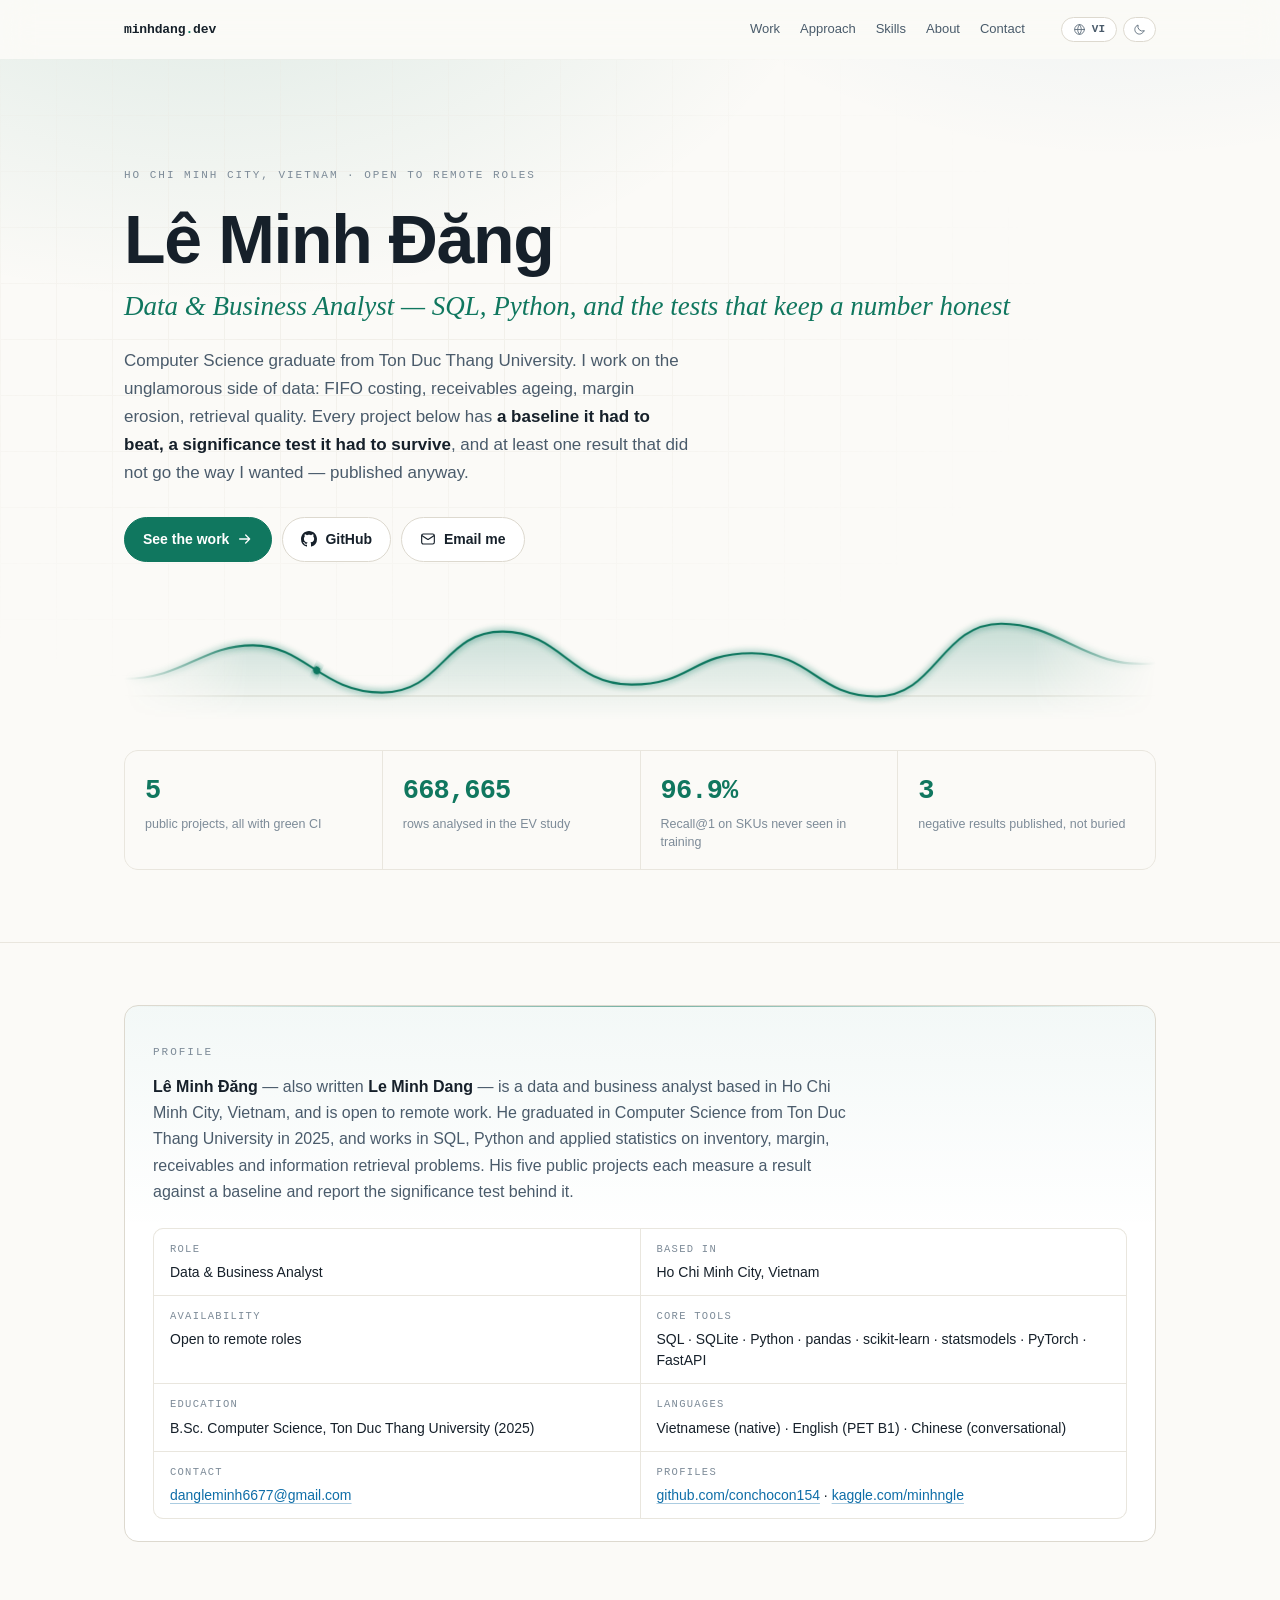
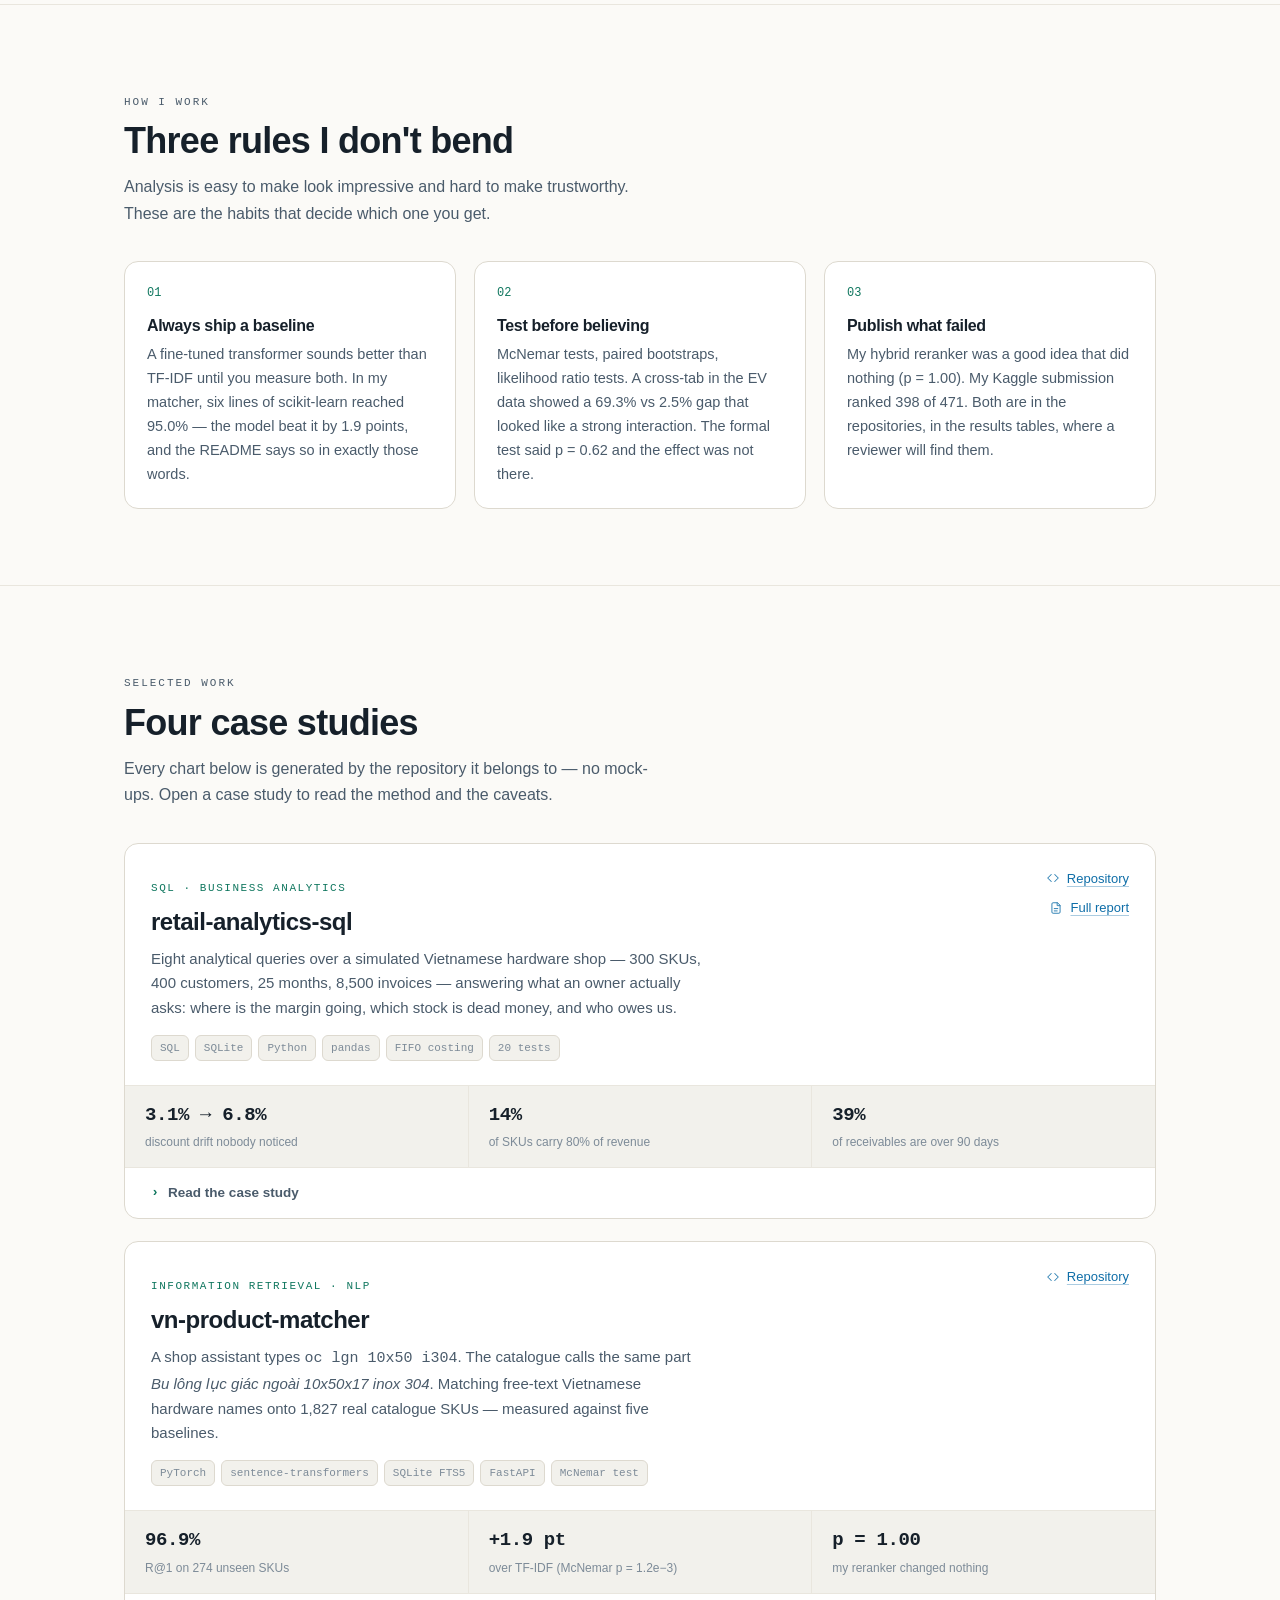
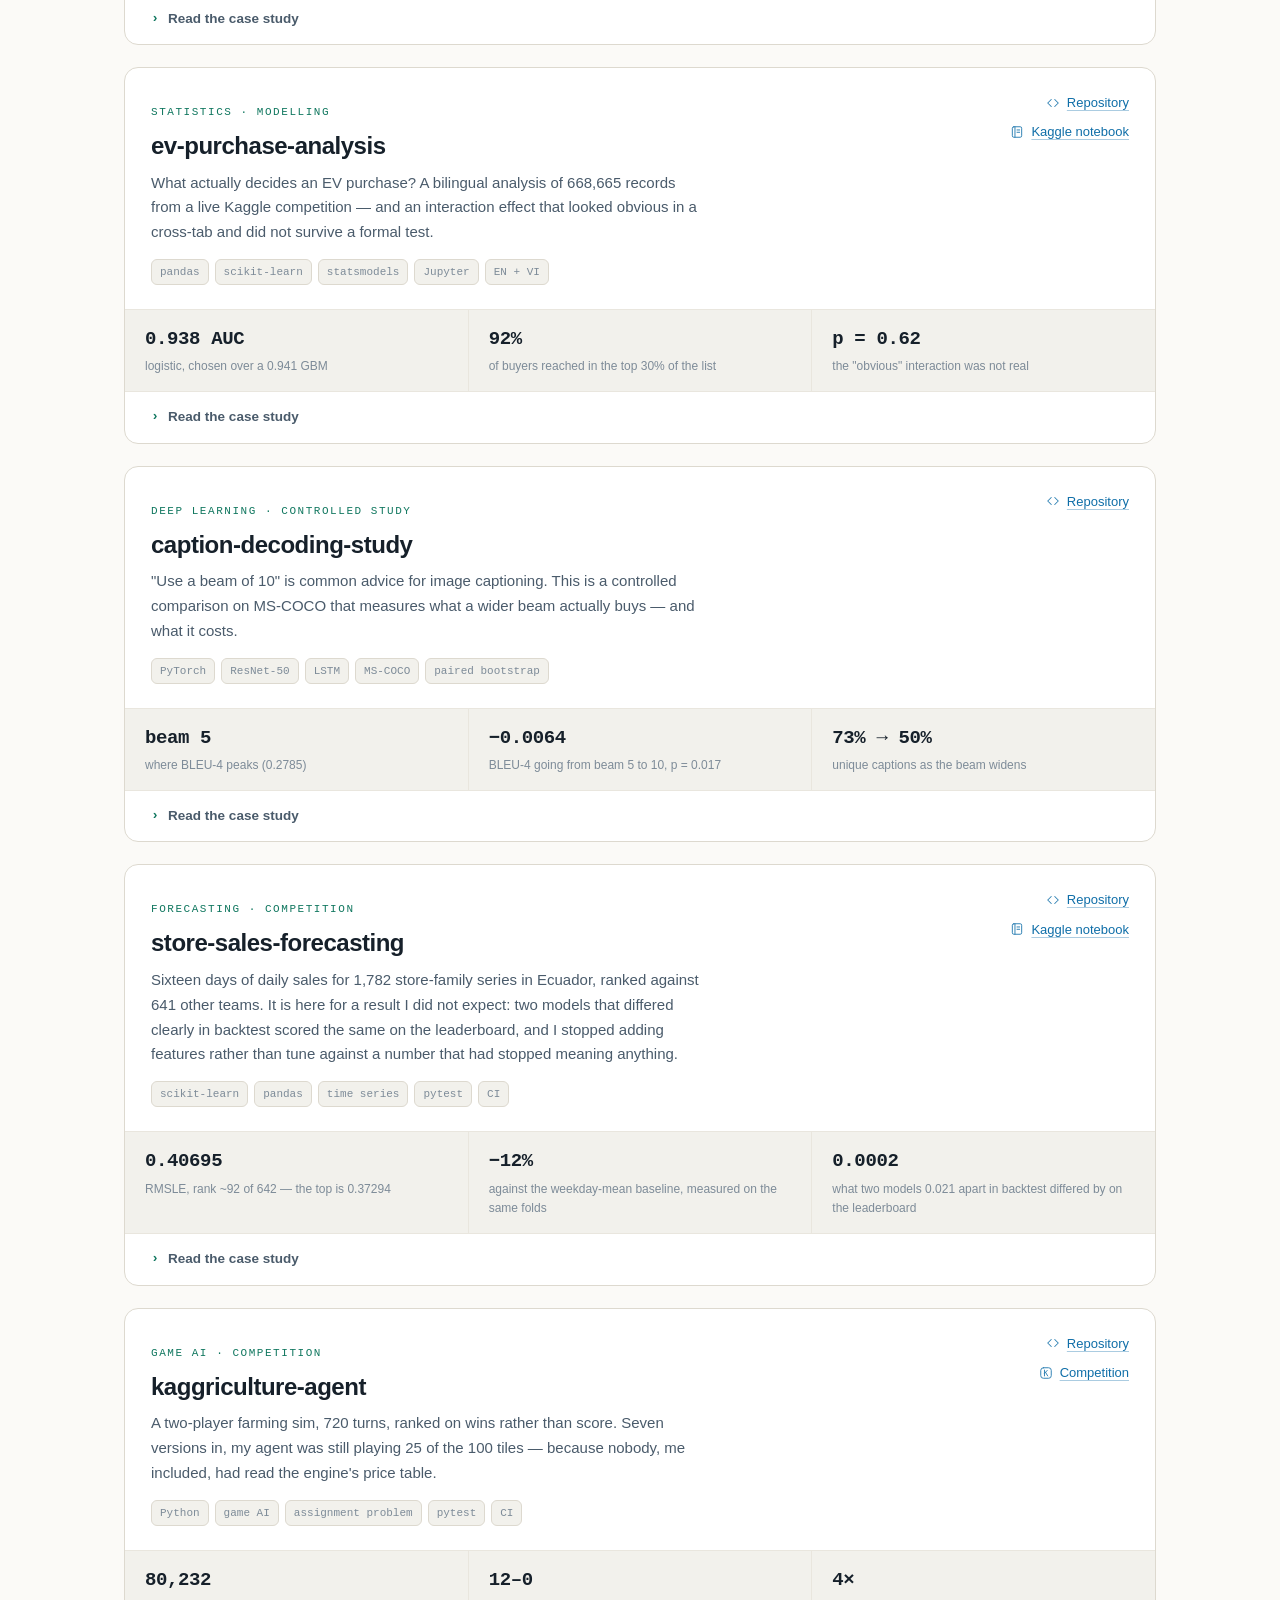
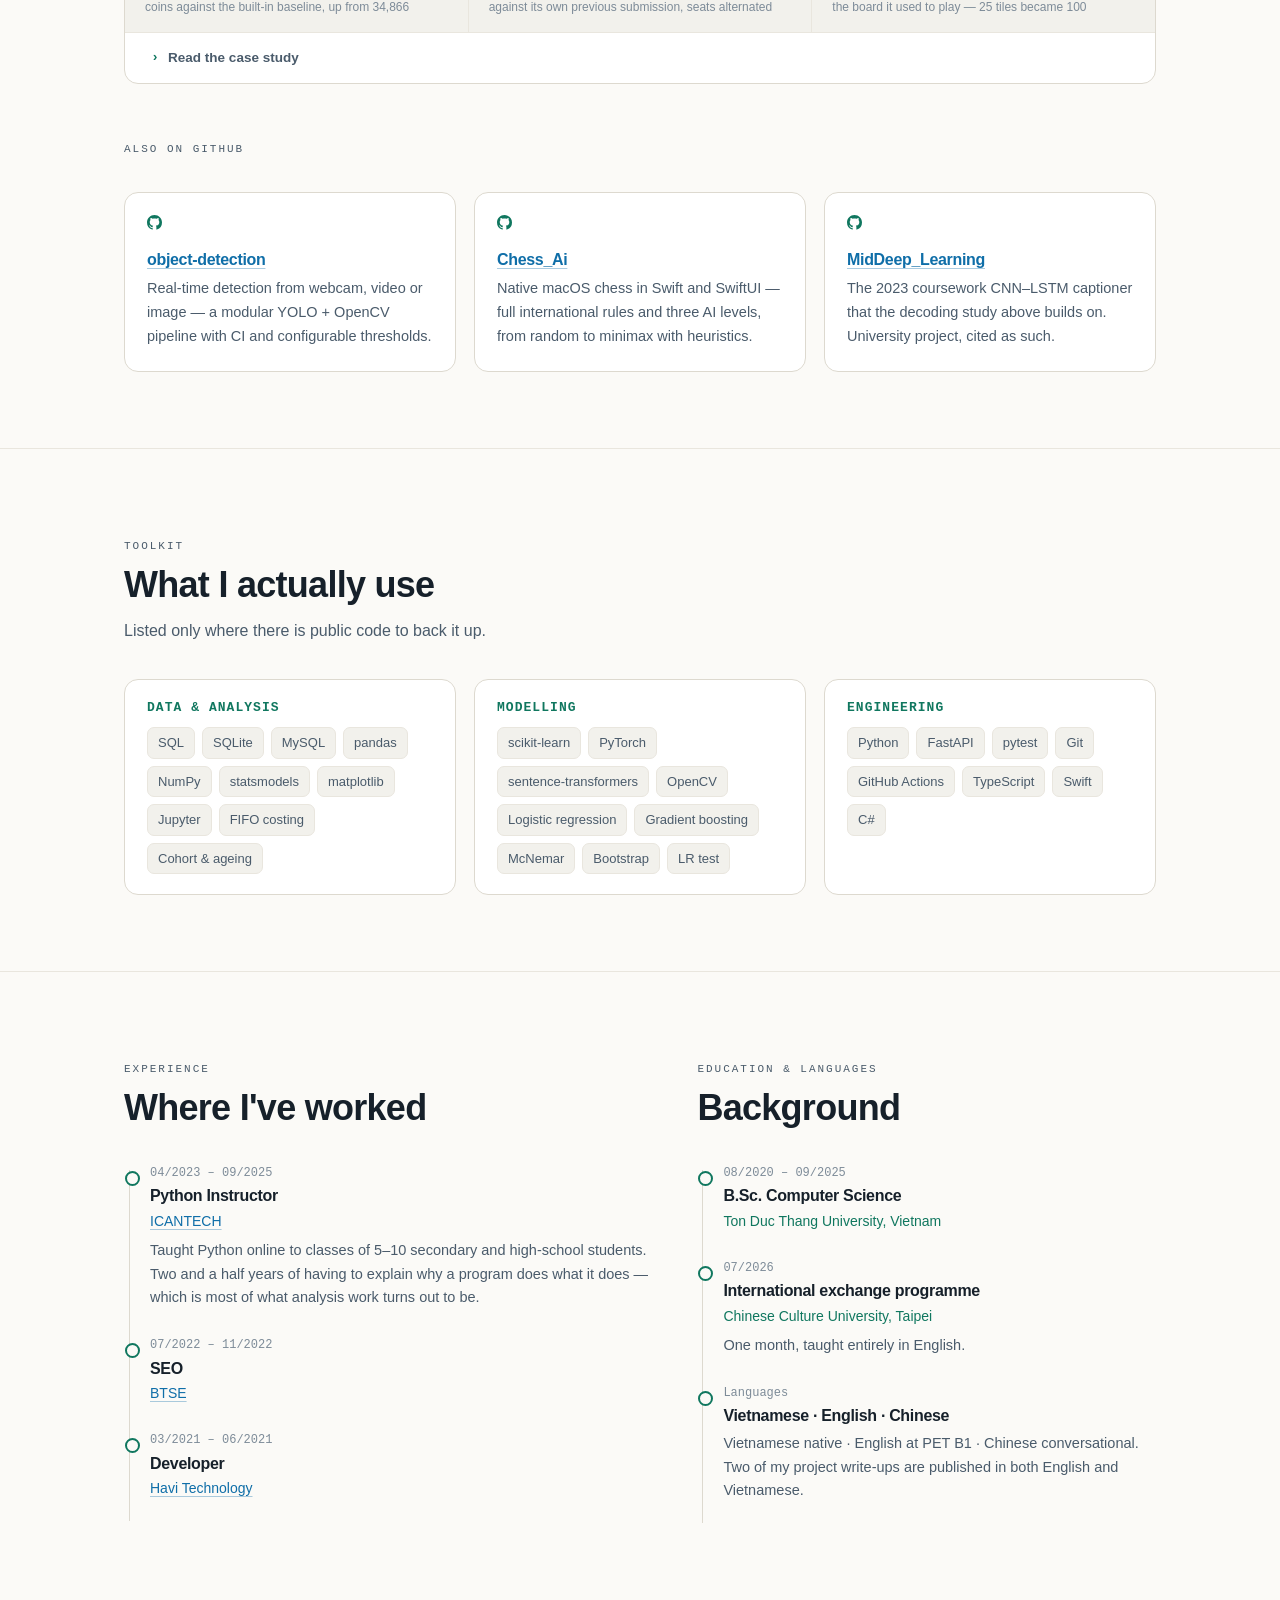
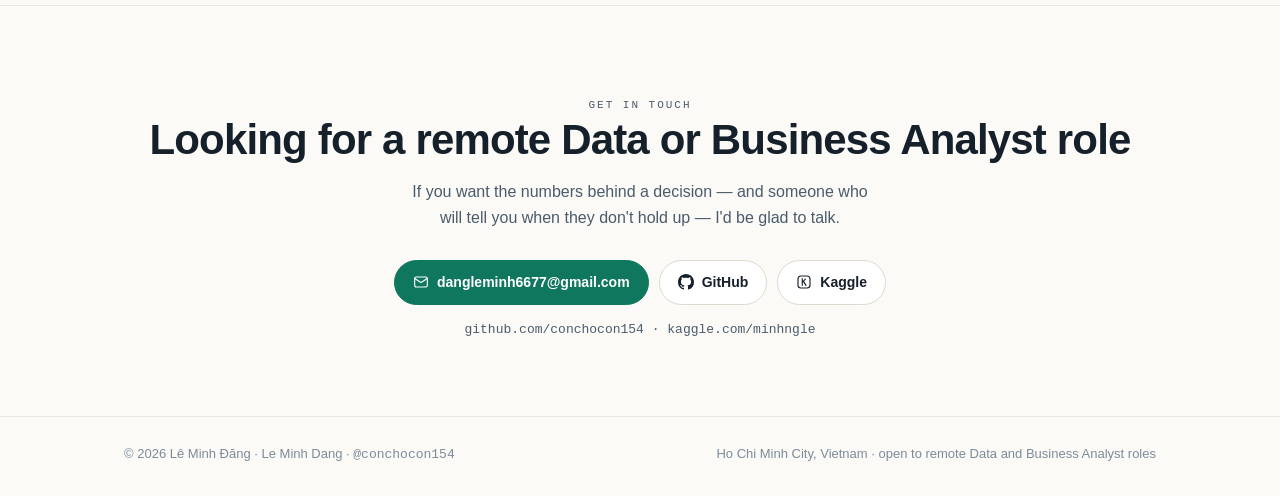
<file: index.html>
<!-- Generated from src/index.html by tools/build_site.py — edit the master, not this file. -->
<!DOCTYPE html>
<html lang="en" data-theme="dark">
<head>
<meta charset="utf-8">
<meta name="viewport" content="width=device-width, initial-scale=1">
<title>Lê Minh Đăng — Data & Business Analyst | SQL, Python, Ho Chi Minh City</title>
<meta name="description" content="Data and business analyst in Ho Chi Minh City, open to remote work. SQL, Python and statistics applied to inventory, margin, receivables and retrieval problems — five public projects, each with a baseline it had to beat and a significance test it had to survive.">
<meta name="author" content="Lê Minh Đăng">
<meta property="og:title" content="Lê Minh Đăng — Data & Business Analyst | SQL, Python, Ho Chi Minh City">
<meta property="og:description" content="Data and business analyst in Ho Chi Minh City, open to remote work. SQL, Python and statistics applied to inventory, margin, receivables and retrieval problems — five public projects, each with a baseline it had to beat and a significance test it had to survive.">
<meta property="og:type" content="website">
<meta property="og:url" content="https://conchocon154.github.io/">
<meta property="og:image" content="https://conchocon154.github.io/assets/img/og.png">
<meta property="og:image:width" content="1200">
<meta property="og:image:height" content="630">
<meta property="og:image:alt" content="Lê Minh Đăng — Data & Business Analyst">
<meta name="twitter:card" content="summary_large_image">
<meta name="theme-color" content="#0b0f14" media="(prefers-color-scheme: dark)">
<meta name="theme-color" content="#fbfaf7" media="(prefers-color-scheme: light)">
<link rel="icon" href="data:image/svg+xml,<svg xmlns='http://www.w3.org/2000/svg' viewBox='0 0 100 100'><rect width='100' height='100' rx='22' fill='%230b0f14'/><text y='72' x='50' text-anchor='middle' font-size='58' font-family='monospace' fill='%234dd4ac'>Đ</text></svg>">
<link rel="canonical" href="https://conchocon154.github.io/">
<link rel="alternate" hreflang="en" href="https://conchocon154.github.io/">
<link rel="alternate" hreflang="vi" href="https://conchocon154.github.io/vi/">
<link rel="alternate" hreflang="x-default" href="https://conchocon154.github.io/">
<meta property="og:locale" content="en_US">
<meta property="og:locale:alternate" content="vi_VN">
<meta property="og:site_name" content="Lê Minh Đăng">
<meta name="robots" content="index, follow, max-image-preview:large, max-snippet:-1">
<script type="application/ld+json">
{
  "@context": "https://schema.org",
  "@graph": [
    {
      "@type": "Person",
      "@id": "https://conchocon154.github.io/#person",
      "name": "Lê Minh Đăng",
      "alternateName": ["Le Minh Dang", "DangLe"],
      "url": "https://conchocon154.github.io/",
      "image": "https://conchocon154.github.io/assets/img/og.png",
      "email": "mailto:dangleminh6677@gmail.com",
      "jobTitle": "Data & Business Analyst",
      "description": "Data and business analyst in Ho Chi Minh City, open to remote work. SQL, Python and statistics applied to inventory, margin, receivables and retrieval problems — five public projects, each with a baseline it had to beat and a significance test it had to survive.",
      "address": {
        "@type": "PostalAddress",
        "addressLocality": "Ho Chi Minh City",
        "addressCountry": "VN"
      },
      "alumniOf": {
        "@type": "CollegeOrUniversity",
        "name": "Ton Duc Thang University",
        "sameAs": "https://en.tdtu.edu.vn/"
      },
      "knowsLanguage": ["vi", "en", "zh"],
      "knowsAbout": [
        "Data analysis", "Business analysis", "SQL", "Python", "pandas",
        "Statistics", "Logistic regression", "A/B and significance testing",
        "Inventory analytics", "FIFO costing", "Accounts receivable ageing",
        "Information retrieval", "Machine learning", "PyTorch", "Data visualisation"
      ],
      "seeks": {
        "@type": "Demand",
        "name": "Remote Data Analyst or Business Analyst role"
      },
      "sameAs": [
        "https://github.com/conchocon154",
        "https://www.kaggle.com/minhngle"
      ]
    },
    {
      "@type": "ProfilePage",
      "@id": "https://conchocon154.github.io/#page",
      "url": "https://conchocon154.github.io/",
      "name": "Lê Minh Đăng — Data & Business Analyst | SQL, Python, Ho Chi Minh City",
      "description": "Data and business analyst in Ho Chi Minh City, open to remote work. SQL, Python and statistics applied to inventory, margin, receivables and retrieval problems — five public projects, each with a baseline it had to beat and a significance test it had to survive.",
      "inLanguage": "en",
      "mainEntity": { "@id": "https://conchocon154.github.io/#person" },
      "isPartOf": { "@id": "https://conchocon154.github.io/#website" }
    },
    {
      "@type": "WebSite",
      "@id": "https://conchocon154.github.io/#website",
      "url": "https://conchocon154.github.io/",
      "name": "Lê Minh Đăng — portfolio",
      "inLanguage": ["en", "vi"],
      "author": { "@id": "https://conchocon154.github.io/#person" }
    },
    {
      "@type": "ItemList",
      "@id": "https://conchocon154.github.io/#projects",
      "name": "Selected data projects",
      "itemListElement": [
        {"@type": "ListItem", "position": 1, "name": "retail-analytics-sql",
          "description": "Inventory, margin and receivables analysis in SQL over a simulated Vietnamese hardware shop — FIFO costing, ABC concentration, ageing, reorder points.",
          "url": "https://github.com/conchocon154/retail-analytics-sql"},
        {"@type": "ListItem", "position": 2, "name": "vn-product-matcher",
          "description": "Matching free-text Vietnamese product names onto catalogue SKUs; a fine-tuned encoder reaches 96.9% Recall@1 on unseen SKUs against measured lexical baselines.",
          "url": "https://github.com/conchocon154/vn-product-matcher"},
        {"@type": "ListItem", "position": 3, "name": "ev-purchase-analysis",
          "description": "What decides an electric-vehicle purchase, over 668,665 records — including an apparent interaction that a likelihood ratio test rejected.",
          "url": "https://github.com/conchocon154/ev-purchase-analysis"},
        {"@type": "ListItem", "position": 4, "name": "caption-decoding-study",
          "description": "A controlled comparison of beam widths for CNN-LSTM image captioning on MS-COCO, with paired bootstrap significance testing.",
          "url": "https://github.com/conchocon154/caption-decoding-study"}
      ]
    }
  ]
}
</script>
<link rel="stylesheet" href="assets/css/style.css">
</head>
<body>

<!-- ====================== ICON SPRITE ======================
     Inline so nothing is fetched, and every glyph inherits currentColor,
     which means the icons follow the theme without a second asset set.
     GitHub mark is the MIT-licensed Octicon path.
     ========================================================= -->
<svg width="0" height="0" style="position:absolute" aria-hidden="true" focusable="false">
  <defs>
    <symbol id="i-github" viewBox="0 0 16 16">
      <path fill="currentColor" d="M8 0c4.42 0 8 3.58 8 8a8.013 8.013 0 0 1-5.45 7.59c-.4.08-.55-.17-.55-.38 0-.27.01-1.13.01-2.2 0-.75-.25-1.23-.54-1.48 1.78-.2 3.65-.88 3.65-3.95 0-.88-.31-1.59-.82-2.15.08-.2.36-1.02-.08-2.12 0 0-.67-.22-2.2.82-.64-.18-1.32-.27-2-.27-.68 0-1.36.09-2 .27-1.53-1.03-2.2-.82-2.2-.82-.44 1.1-.16 1.92-.08 2.12-.51.56-.82 1.28-.82 2.15 0 3.06 1.86 3.75 3.64 3.95-.23.2-.44.55-.51 1.07-.46.21-1.61.55-2.33-.66-.15-.24-.6-.83-1.23-.82-.67.01-.27.38.01.53.34.19.73.9.82 1.13.16.45.68 1.31 2.69.94 0 .67.01 1.3.01 1.49 0 .21-.15.45-.55.38A7.995 7.995 0 0 1 0 8c0-4.42 3.58-8 8-8Z"/>
    </symbol>
    <symbol id="i-arrow" viewBox="0 0 24 24" fill="none" stroke="currentColor" stroke-width="1.9" stroke-linecap="round" stroke-linejoin="round">
      <path d="M4 12h15m0 0-6-6m6 6-6 6"/>
    </symbol>
    <symbol id="i-mail" viewBox="0 0 24 24" fill="none" stroke="currentColor" stroke-width="1.7" stroke-linecap="round" stroke-linejoin="round">
      <rect x="2.5" y="4.5" width="19" height="15" rx="2.5"/>
      <path d="m3.2 7 8 5.4a1.5 1.5 0 0 0 1.6 0l8-5.4"/>
    </symbol>
    <symbol id="i-kaggle" viewBox="0 0 24 24" fill="none" stroke="currentColor" stroke-width="1.7" stroke-linecap="round" stroke-linejoin="round">
      <rect x="3" y="3" width="18" height="18" rx="4.5"/>
      <path d="M9.4 7v10M9.4 12.5 14.1 7.6M11.1 10.7 14.9 17"/>
    </symbol>
    <symbol id="i-code" viewBox="0 0 24 24" fill="none" stroke="currentColor" stroke-width="1.8" stroke-linecap="round" stroke-linejoin="round">
      <path d="m9 6-6 6 6 6M15 6l6 6-6 6"/>
    </symbol>
    <symbol id="i-doc" viewBox="0 0 24 24" fill="none" stroke="currentColor" stroke-width="1.7" stroke-linecap="round" stroke-linejoin="round">
      <path d="M14 3H7a2 2 0 0 0-2 2v14a2 2 0 0 0 2 2h10a2 2 0 0 0 2-2V8z"/>
      <path d="M14 3v5h5M9 13h6M9 17h5"/>
    </symbol>
    <symbol id="i-notebook" viewBox="0 0 24 24" fill="none" stroke="currentColor" stroke-width="1.7" stroke-linecap="round" stroke-linejoin="round">
      <rect x="4" y="3" width="16" height="18" rx="2.5"/>
      <path d="M8.5 3v18M12 8.5h4.5M12 12.5h4.5"/>
    </symbol>
    <symbol id="i-sun" viewBox="0 0 24 24" fill="none" stroke="currentColor" stroke-width="1.8" stroke-linecap="round" stroke-linejoin="round">
      <circle cx="12" cy="12" r="4.1"/>
      <path d="M12 2.2v2.4M12 19.4v2.4M4.4 4.4 6.1 6.1M17.9 17.9l1.7 1.7M2.2 12h2.4M19.4 12h2.4M4.4 19.6 6.1 17.9M17.9 6.1l1.7-1.7"/>
    </symbol>
    <symbol id="i-moon" viewBox="0 0 24 24" fill="none" stroke="currentColor" stroke-width="1.8" stroke-linecap="round" stroke-linejoin="round">
      <path d="M20.2 14.6A8.6 8.6 0 0 1 9.4 3.8a8.6 8.6 0 1 0 10.8 10.8Z"/>
    </symbol>
    <symbol id="i-globe" viewBox="0 0 24 24" fill="none" stroke="currentColor" stroke-width="1.7" stroke-linecap="round" stroke-linejoin="round">
      <circle cx="12" cy="12" r="9"/>
      <path d="M3.2 12h17.6"/>
      <path d="M12 3a14.5 14.5 0 0 1 0 18 14.5 14.5 0 0 1 0-18Z"/>
    </symbol>
  </defs>
</svg>

<!-- ====================== TOP BAR ====================== -->
<header class="topbar">
  <div class="topbar-in">
    <a class="brand" href="#top">minhdang<span class="dot">.</span>dev</a>
    <nav class="navlinks">
      <a href="#work"><span lang="en">Work</span></a>
      <a href="#approach"><span lang="en">Approach</span></a>
      <a href="#skills"><span lang="en">Skills</span></a>
      <a href="#about"><span lang="en">About</span></a>
      <a href="#contact"><span lang="en">Contact</span></a>
    </nav>
    <div class="toggles">
      <a class="tg" id="langBtn" href="/vi/" hreflang="vi" aria-label="Chuyển sang tiếng Việt" rel="alternate"><svg class="ico"><use href="#i-globe"/></svg><span class="tg-label">VI</span></a>
      <button class="tg tg-icon" id="themeBtn" type="button" aria-label="Switch theme">
        <svg class="ico ico-sun" aria-hidden="true" focusable="false"><use href="#i-sun"/></svg>
        <svg class="ico ico-moon" aria-hidden="true" focusable="false"><use href="#i-moon"/></svg>
      </button>
    </div>
  </div>
  <div class="progress" id="progress" aria-hidden="true"></div>
</header>

<main id="top">

<!-- ====================== HERO ====================== -->
<div class="hero">
  <div class="wrap">
    <p class="eyebrow">Ho Chi Minh City, Vietnam · <span lang="en">open to remote roles</span></p>
    <h1>Lê Minh Đăng</h1>
    <p class="role">
      <span lang="en">Data &amp; Business Analyst — SQL, Python, and the tests that keep a number honest</span>
      
    </p>

    <p class="pitch">
      <span lang="en">Computer Science graduate from Ton Duc Thang University. I work on the unglamorous
      side of data: FIFO costing, receivables ageing, margin erosion, retrieval quality. Every project
      below has <strong>a baseline it had to beat, a significance test it had to survive</strong>, and at least one
      result that did not go the way I wanted — published anyway.</span>
      
    </p>

    <div class="cta">
      <a class="btn btn-primary" href="#work">
        <span lang="en">See the work</span>
        <svg class="ico ico-shift" aria-hidden="true" focusable="false"><use href="#i-arrow"/></svg>
      </a>
      <a class="btn" href="https://github.com/conchocon154" target="_blank" rel="noopener">
        <svg class="ico" aria-hidden="true" focusable="false"><use href="#i-github"/></svg>GitHub
      </a>
      <a class="btn" href="mailto:dangleminh6677@gmail.com">
        <svg class="ico" aria-hidden="true" focusable="false"><use href="#i-mail"/></svg>
        <span lang="en">Email me</span>
      </a>
    </div>

    <!-- A signal, not a data chart: it carries no numbers and claims none.
         The real figures all live in the case studies below. -->
    <div class="signal" aria-hidden="true">
      <svg viewBox="0 0 1200 120" preserveAspectRatio="none">
        <defs>
          <linearGradient id="sig-fill" x1="0" y1="0" x2="0" y2="1">
            <stop offset="0%" stop-color="var(--accent)" stop-opacity="0.22"/>
            <stop offset="100%" stop-color="var(--accent)" stop-opacity="0"/>
          </linearGradient>
          <linearGradient id="sig-fade" x1="0" y1="0" x2="1" y2="0">
            <stop offset="0%" stop-color="#fff" stop-opacity="0"/>
            <stop offset="12%" stop-color="#fff" stop-opacity="1"/>
            <stop offset="88%" stop-color="#fff" stop-opacity="1"/>
            <stop offset="100%" stop-color="#fff" stop-opacity="0"/>
          </linearGradient>
          <mask id="sig-mask">
            <rect width="1200" height="120" fill="url(#sig-fade)"/>
          </mask>
          <filter id="sig-glow" x="-5%" y="-60%" width="110%" height="220%">
            <feGaussianBlur stdDeviation="4" result="b"/>
            <feMerge><feMergeNode in="b"/><feMergeNode in="SourceGraphic"/></feMerge>
          </filter>
        </defs>

        <g mask="url(#sig-mask)">
          <g class="sig-ticks">
            <path d="M0 96h1200" stroke="var(--line)" stroke-width="1"/>
          </g>
          <path class="sig-area"
                d="M0 78 C 70 78 90 44 150 44 S 230 92 300 92 S 372 30 440 30
                   S 520 84 590 84 S 660 52 730 52 S 806 96 875 96 S 950 22 1020 22
                   S 1120 70 1200 62 L1200 120 L0 120 Z"
                fill="url(#sig-fill)"/>
          <path class="sig-line"
                d="M0 78 C 70 78 90 44 150 44 S 230 92 300 92 S 372 30 440 30
                   S 520 84 590 84 S 660 52 730 52 S 806 96 875 96 S 950 22 1020 22
                   S 1120 70 1200 62"
                fill="none" stroke="var(--accent)" stroke-width="2.2"
                stroke-linecap="round" filter="url(#sig-glow)"/>
          <circle class="sig-dot" r="4" fill="var(--accent)" filter="url(#sig-glow)">
            <animateMotion dur="14s" repeatCount="indefinite" rotate="auto"
              path="M0 78 C 70 78 90 44 150 44 S 230 92 300 92 S 372 30 440 30
                    S 520 84 590 84 S 660 52 730 52 S 806 96 875 96 S 950 22 1020 22
                    S 1120 70 1200 62"/>
          </circle>
        </g>
      </svg>
    </div>

    <div class="stats">
      <div class="stat">
        <b>5</b>
        <span lang="en">public projects, all with green CI</span>
        
      </div>
      <div class="stat">
        <b>668,665</b>
        <span lang="en">rows analysed in the EV study</span>
        
      </div>
      <div class="stat">
        <b>96.9%</b>
        <span lang="en">Recall@1 on SKUs never seen in training</span>
        
      </div>
      <div class="stat">
        <b>3</b>
        <span lang="en">negative results published, not buried</span>
        
      </div>
    </div>
  </div>
</div>

<!-- ====================== PROFILE ======================
     A plain factual summary in the third person. The hero says the same thing
     in the first person and with more character, but an answer engine quotes
     whichever passage states the facts flatly — so this exists to be quoted,
     and a recruiter skimming gets the whole picture in ten seconds.
     ===================================================== -->
<section id="profile">
  <div class="wrap">
    <div class="profile-card reveal">
      <p class="eyebrow"><span lang="en">Profile</span></p>

      <p class="profile-lede">
        <span lang="en"><strong>Lê Minh Đăng</strong> — also written <strong>Le Minh Dang</strong> —
        is a data and business analyst based in Ho Chi Minh City, Vietnam, and is open to remote
        work. He graduated in Computer Science from Ton Duc Thang University in 2025, and works in
        SQL, Python and applied statistics on inventory, margin, receivables and information
        retrieval problems. His five public projects each measure a result against a baseline and
        report the significance test behind it.</span>
        
      </p>

      <dl class="facts">
        <div>
          <dt><span lang="en">Role</span></dt>
          <dd>Data &amp; Business Analyst</dd>
        </div>
        <div>
          <dt><span lang="en">Based in</span></dt>
          <dd><span lang="en">Ho Chi Minh City, Vietnam</span></dd>
        </div>
        <div>
          <dt><span lang="en">Availability</span></dt>
          <dd><span lang="en">Open to remote roles</span></dd>
        </div>
        <div>
          <dt><span lang="en">Core tools</span></dt>
          <dd>SQL · SQLite · Python · pandas · scikit-learn · statsmodels · PyTorch · FastAPI</dd>
        </div>
        <div>
          <dt><span lang="en">Education</span></dt>
          <dd><span lang="en">B.Sc. Computer Science, Ton Duc Thang University (2025)</span></dd>
        </div>
        <div>
          <dt><span lang="en">Languages</span></dt>
          <dd><span lang="en">Vietnamese (native) · English (PET B1) · Chinese (conversational)</span></dd>
        </div>
        <div>
          <dt><span lang="en">Contact</span></dt>
          <dd><a href="mailto:dangleminh6677@gmail.com">dangleminh6677@gmail.com</a></dd>
        </div>
        <div>
          <dt><span lang="en">Profiles</span></dt>
          <dd><a href="https://github.com/conchocon154" rel="me">github.com/conchocon154</a> ·
              <a href="https://www.kaggle.com/minhngle" rel="me">kaggle.com/minhngle</a></dd>
        </div>
      </dl>
    </div>
  </div>
</section>

<!-- ====================== APPROACH ====================== -->
<section id="approach">
  <div class="wrap">
    <div class="sec-head reveal">
      <p class="eyebrow"><span lang="en">How I work</span></p>
      <h2><span lang="en">Three rules I don't bend</span></h2>
      <p>
        <span lang="en">Analysis is easy to make look impressive and hard to make trustworthy.
        These are the habits that decide which one you get.</span>
        
      </p>
    </div>

    <div class="approach">
      <div class="appr reveal">
        <span class="num">01</span>
        <h3><span lang="en">Always ship a baseline</span></h3>
        <p>
          <span lang="en">A fine-tuned transformer sounds better than TF-IDF until you measure both.
          In my matcher, six lines of scikit-learn reached 95.0% — the model beat it by 1.9 points,
          and the README says so in exactly those words.</span>
          
        </p>
      </div>
      <div class="appr reveal">
        <span class="num">02</span>
        <h3><span lang="en">Test before believing</span></h3>
        <p>
          <span lang="en">McNemar tests, paired bootstraps, likelihood ratio tests. A cross-tab in the EV
          data showed a 69.3% vs 2.5% gap that looked like a strong interaction. The formal test said
          p = 0.62 and the effect was not there.</span>
          
        </p>
      </div>
      <div class="appr reveal">
        <span class="num">03</span>
        <h3><span lang="en">Publish what failed</span></h3>
        <p>
          <span lang="en">My hybrid reranker was a good idea that did nothing (p = 1.00). My Kaggle
          submission ranked 398 of 471. Both are in the repositories, in the results tables,
          where a reviewer will find them.</span>
          
        </p>
      </div>
    </div>
  </div>
</section>

<!-- ====================== WORK ====================== -->
<section id="work">
  <div class="wrap">
    <div class="sec-head reveal">
      <p class="eyebrow"><span lang="en">Selected work</span></p>
      <h2><span lang="en">Four case studies</span></h2>
      <p>
        <span lang="en">Every chart below is generated by the repository it belongs to — no mock-ups.
        Open a case study to read the method and the caveats.</span>
        
      </p>
    </div>

    <!-- ---------- 1. retail-analytics-sql ---------- -->
    <article class="proj reveal">
      <div class="proj-head">
        <div>
          <p class="kicker">SQL · Business analytics</p>
          <h3>retail-analytics-sql</h3>
          <p class="lede">
            <span lang="en">Eight analytical queries over a simulated Vietnamese hardware shop —
            300 SKUs, 400 customers, 25 months, 8,500 invoices — answering what an owner actually asks:
            where is the margin going, which stock is dead money, and who owes us.</span>
            
          </p>
          <div class="tags">
            <span class="tag">SQL</span><span class="tag">SQLite</span><span class="tag">Python</span>
            <span class="tag">pandas</span><span class="tag">FIFO costing</span><span class="tag">20 tests</span>
          </div>
        </div>
        <div class="proj-links">
          <a href="https://github.com/conchocon154/retail-analytics-sql" target="_blank" rel="noopener"><svg class="ico" aria-hidden="true" focusable="false"><use href="#i-code"/></svg>Repository</a>
          <a href="https://github.com/conchocon154/retail-analytics-sql/blob/main/reports/findings.md" target="_blank" rel="noopener"><svg class="ico" aria-hidden="true" focusable="false"><use href="#i-doc"/></svg>Full report</a>
        </div>
      </div>

      <div class="result-band">
        <div><b>3.1% → 6.8%</b><span lang="en">discount drift nobody noticed</span></div>
        <div><b>14%</b><span lang="en">of SKUs carry 80% of revenue</span></div>
        <div><b>39%</b><span lang="en">of receivables are over 90 days</span></div>
      </div>

      <details>
        <summary><span class="chev">›</span><span lang="en">Read the case study</span></summary>
        <div class="proj-body">

          <h4><span lang="en">The finding that matters</span></h4>
          <p>
            <span lang="en">Discounts given to credit customers drifted from 3.1% to 6.8% over two years.
            Their gross margin fell from 20.5% to 18.6%. <strong>Revenue never dropped — which is exactly why
            nobody noticed.</strong> Recovering two points is worth roughly 44 million VND a year.</span>
            
          </p>

          <div class="figure">
            <!-- CHART:retail-revenue -->
<svg viewBox="0 0 720 260" role="img" aria-label="Monthly revenue and gross margin over 25 months" preserveAspectRatio="xMidYMid meet"><defs><linearGradient id="g-rev" x1="0" y1="0" x2="0" y2="1"><stop offset="0%" stop-color="var(--accent)" stop-opacity="0.28"/><stop offset="100%" stop-color="var(--accent)" stop-opacity="0"/></linearGradient></defs><defs><filter id="f-rev" x="-20%" y="-40%" width="140%" height="180%"><feGaussianBlur stdDeviation="3.2" result="b"/><feMerge><feMergeNode in="b"/><feMergeNode in="SourceGraphic"/></feMerge></filter></defs><line x1="52" y1="176.4" x2="676" y2="176.4" stroke="var(--line)" stroke-width="1" stroke-dasharray="2 5"/><line x1="52" y1="138.8" x2="676" y2="138.8" stroke="var(--line)" stroke-width="1" stroke-dasharray="2 5"/><line x1="52" y1="101.2" x2="676" y2="101.2" stroke="var(--line)" stroke-width="1" stroke-dasharray="2 5"/><line x1="52" y1="63.6" x2="676" y2="63.6" stroke="var(--line)" stroke-width="1" stroke-dasharray="2 5"/><rect x="56.7" y="108.5" width="15.5" height="105.5" rx="1.5" fill="var(--text-mute)" opacity="0.28"/><rect x="81.7" y="111.8" width="15.5" height="102.2" rx="1.5" fill="var(--text-mute)" opacity="0.28"/><rect x="106.7" y="108.0" width="15.5" height="106.0" rx="1.5" fill="var(--text-mute)" opacity="0.28"/><rect x="131.6" y="80.6" width="15.5" height="133.4" rx="1.5" fill="var(--text-mute)" opacity="0.28"/><rect x="156.6" y="66.3" width="15.5" height="147.7" rx="1.5" fill="var(--text-mute)" opacity="0.28"/><rect x="181.5" y="78.6" width="15.5" height="135.4" rx="1.5" fill="var(--text-mute)" opacity="0.28"/><rect x="206.5" y="85.0" width="15.5" height="129.0" rx="1.5" fill="var(--text-mute)" opacity="0.28"/><rect x="231.5" y="66.7" width="15.5" height="147.3" rx="1.5" fill="var(--text-mute)" opacity="0.28"/><rect x="256.4" y="79.7" width="15.5" height="134.3" rx="1.5" fill="var(--text-mute)" opacity="0.28"/><rect x="281.4" y="104.3" width="15.5" height="109.7" rx="1.5" fill="var(--text-mute)" opacity="0.28"/><rect x="306.3" y="117.6" width="15.5" height="96.4" rx="1.5" fill="var(--text-mute)" opacity="0.28"/><rect x="331.3" y="110.0" width="15.5" height="104.0" rx="1.5" fill="var(--text-mute)" opacity="0.28"/><rect x="356.3" y="109.3" width="15.5" height="104.7" rx="1.5" fill="var(--text-mute)" opacity="0.28"/><rect x="381.2" y="93.6" width="15.5" height="120.4" rx="1.5" fill="var(--text-mute)" opacity="0.28"/><rect x="406.2" y="85.4" width="15.5" height="128.6" rx="1.5" fill="var(--text-mute)" opacity="0.28"/><rect x="431.1" y="81.3" width="15.5" height="132.7" rx="1.5" fill="var(--text-mute)" opacity="0.28"/><rect x="456.1" y="46.1" width="15.5" height="167.9" rx="1.5" fill="var(--text-mute)" opacity="0.28"/><rect x="481.1" y="76.8" width="15.5" height="137.2" rx="1.5" fill="var(--text-mute)" opacity="0.28"/><rect x="506.0" y="90.6" width="15.5" height="123.4" rx="1.5" fill="var(--text-mute)" opacity="0.28"/><rect x="531.0" y="81.3" width="15.5" height="132.7" rx="1.5" fill="var(--text-mute)" opacity="0.28"/><rect x="555.9" y="80.4" width="15.5" height="133.6" rx="1.5" fill="var(--text-mute)" opacity="0.28"/><rect x="580.9" y="94.7" width="15.5" height="119.3" rx="1.5" fill="var(--text-mute)" opacity="0.28"/><rect x="605.9" y="102.2" width="15.5" height="111.8" rx="1.5" fill="var(--text-mute)" opacity="0.28"/><rect x="630.8" y="111.0" width="15.5" height="103.0" rx="1.5" fill="var(--text-mute)" opacity="0.28"/><rect x="655.8" y="89.4" width="15.5" height="124.6" rx="1.5" fill="var(--text-mute)" opacity="0.28"/><path d="M64.5 89.2 L89.4 69.2 L114.4 56.1 L139.4 83.5 L164.3 89.9 L189.3 80.9 L214.2 71.5 L239.2 95.9 L264.2 102.3 L289.1 10.2 L314.1 18.9 L339.0 -12.7 L364.0 -3.3 L389.0 -13.9 L413.9 26.4 L438.9 18.5 L463.8 45.9 L488.8 64.7 L513.8 68.9 L538.7 71.9 L563.7 63.6 L588.6 94.1 L613.6 98.9 L638.6 87.3 L663.5 113.2 L663.5 214 L64.5 214 Z" fill="url(#g-rev)"/><path d="M64.5 89.2 L89.4 69.2 L114.4 56.1 L139.4 83.5 L164.3 89.9 L189.3 80.9 L214.2 71.5 L239.2 95.9 L264.2 102.3 L289.1 10.2 L314.1 18.9 L339.0 -12.7 L364.0 -3.3 L389.0 -13.9 L413.9 26.4 L438.9 18.5 L463.8 45.9 L488.8 64.7 L513.8 68.9 L538.7 71.9 L563.7 63.6 L588.6 94.1 L613.6 98.9 L638.6 87.3 L663.5 113.2" fill="none" stroke="var(--warn)" stroke-width="2.1" stroke-linejoin="round" stroke-linecap="round" filter="url(#f-rev)"/><circle cx="64.5" cy="89.2" r="3.4" fill="var(--warn)"/><circle cx="663.5" cy="113.2" r="3.4" fill="var(--warn)"/><line x1="52" y1="214" x2="676" y2="214" stroke="var(--line)" stroke-width="1"/><text x="44.0" y="179.4" font-family="ui-monospace, SFMono-Regular, Menlo, monospace" font-size="9.5" fill="var(--warn)" text-anchor="end">18%</text><text x="44.0" y="104.2" font-family="ui-monospace, SFMono-Regular, Menlo, monospace" font-size="9.5" fill="var(--warn)" text-anchor="end">20%</text><text x="44.0" y="29.0" font-family="ui-monospace, SFMono-Regular, Menlo, monospace" font-size="9.5" fill="var(--warn)" text-anchor="end">22%</text><text x="684.0" y="217.0" font-family="ui-monospace, SFMono-Regular, Menlo, monospace" font-size="9.5" fill="var(--text-mute)" text-anchor="start">0</text><text x="684.0" y="172.5" font-family="ui-monospace, SFMono-Regular, Menlo, monospace" font-size="9.5" fill="var(--text-mute)" text-anchor="start">100</text><text x="684.0" y="128.0" font-family="ui-monospace, SFMono-Regular, Menlo, monospace" font-size="9.5" fill="var(--text-mute)" text-anchor="start">200</text><text x="684.0" y="83.5" font-family="ui-monospace, SFMono-Regular, Menlo, monospace" font-size="9.5" fill="var(--text-mute)" text-anchor="start">300</text><text x="684.0" y="38.9" font-family="ui-monospace, SFMono-Regular, Menlo, monospace" font-size="9.5" fill="var(--text-mute)" text-anchor="start">400</text><text x="64.5" y="230.0" font-family="ui-monospace, SFMono-Regular, Menlo, monospace" font-size="9" fill="var(--text-mute)" text-anchor="middle">24-08</text><text x="164.3" y="230.0" font-family="ui-monospace, SFMono-Regular, Menlo, monospace" font-size="9" fill="var(--text-mute)" text-anchor="middle">24-12</text><text x="264.2" y="230.0" font-family="ui-monospace, SFMono-Regular, Menlo, monospace" font-size="9" fill="var(--text-mute)" text-anchor="middle">25-04</text><text x="364.0" y="230.0" font-family="ui-monospace, SFMono-Regular, Menlo, monospace" font-size="9" fill="var(--text-mute)" text-anchor="middle">25-08</text><text x="463.8" y="230.0" font-family="ui-monospace, SFMono-Regular, Menlo, monospace" font-size="9" fill="var(--text-mute)" text-anchor="middle">25-12</text><text x="563.7" y="230.0" font-family="ui-monospace, SFMono-Regular, Menlo, monospace" font-size="9" fill="var(--text-mute)" text-anchor="middle">26-04</text><text x="663.5" y="230.0" font-family="ui-monospace, SFMono-Regular, Menlo, monospace" font-size="9" fill="var(--text-mute)" text-anchor="middle">26-08</text><text x="52.0" y="16.0" font-family="ui-monospace, SFMono-Regular, Menlo, monospace" font-size="10" fill="var(--warn)" text-anchor="start" font-weight="600">Gross margin %</text><text x="676.0" y="16.0" font-family="ui-monospace, SFMono-Regular, Menlo, monospace" font-size="10" fill="var(--text-mute)" text-anchor="end">Revenue, m VND</text><text x="52.0" y="252.0" font-family="ui-monospace, SFMono-Regular, Menlo, monospace" font-size="9.5" fill="var(--text-mute)" text-anchor="start">2024-08 → 2026-08   ·   revenue flat, margin sliding</text></svg>
<!-- /CHART:retail-revenue -->
          </div>
          <p class="figcap">
            <span lang="en">Revenue holds while margin slides — the pattern that hides an erosion problem.</span>
            
          </p>

          <div class="figrow">
            <div>
              <div class="figure"><!-- CHART:retail-pareto -->
<svg viewBox="0 0 440 250" role="img" aria-label="Cumulative revenue share against cumulative SKU share" preserveAspectRatio="xMidYMid meet"><defs><linearGradient id="g-par" x1="0" y1="0" x2="0" y2="1"><stop offset="0%" stop-color="var(--accent)" stop-opacity="0.28"/><stop offset="100%" stop-color="var(--accent)" stop-opacity="0"/></linearGradient></defs><defs><filter id="f-par" x="-20%" y="-40%" width="140%" height="180%"><feGaussianBlur stdDeviation="3.2" result="b"/><feMerge><feMergeNode in="b"/><feMergeNode in="SourceGraphic"/></feMerge></filter></defs><line x1="46" y1="160.5" x2="414" y2="160.5" stroke="var(--line)" stroke-width="1" stroke-dasharray="2 5"/><line x1="46" y1="115.0" x2="414" y2="115.0" stroke="var(--line)" stroke-width="1" stroke-dasharray="2 5"/><line x1="46" y1="69.5" x2="414" y2="69.5" stroke="var(--line)" stroke-width="1" stroke-dasharray="2 5"/><line x1="46" y1="24.0" x2="414" y2="24.0" stroke="var(--line)" stroke-width="1" stroke-dasharray="2 5"/><line x1="46.0" y1="206.0" x2="414.0" y2="24.0" stroke="var(--text-mute)" stroke-width="1" stroke-dasharray="3 4" opacity="0.6"/><path d="M46.0 206.0 L47.3 183.0 L48.6 161.3 L49.9 147.0 L51.2 137.1 L52.5 129.7 L53.8 122.3 L55.1 117.8 L56.4 113.8 L57.7 110.1 L59.0 106.6 L60.3 103.4 L61.6 101.0 L62.9 98.7 L64.2 96.4 L65.5 94.2 L66.8 92.0 L68.1 89.9 L69.4 87.9 L70.7 86.1 L72.0 84.3 L73.3 82.6 L74.6 81.0 L75.9 79.5 L77.2 78.0 L78.5 76.7 L79.8 75.5 L81.1 74.4 L82.4 73.3 L83.7 72.2 L85.0 71.2 L86.3 70.1 L87.6 69.0 L88.9 68.0 L90.2 67.0 L91.5 66.0 L92.8 65.1 L94.1 64.2 L95.4 63.3 L96.7 62.5 L98.0 61.7 L99.3 61.1 L100.6 60.4 L101.9 59.7 L103.2 59.1 L104.5 58.4 L105.8 57.8 L107.1 57.2 L108.4 56.5 L109.7 56.0 L111.0 55.4 L112.3 54.8 L113.6 54.3 L114.9 53.8 L116.2 53.2 L117.5 52.7 L118.8 52.2 L120.1 51.8 L121.4 51.4 L122.7 50.9 L124.0 50.5 L125.3 50.1 L126.6 49.8 L127.9 49.4 L129.2 49.0 L130.5 48.7 L131.8 48.4 L133.1 48.0 L134.4 47.7 L135.7 47.4 L137.0 47.0 L138.3 46.7 L139.6 46.4 L140.9 46.1 L142.2 45.8 L143.5 45.5 L144.8 45.3 L146.1 45.0 L147.4 44.7 L148.7 44.4 L150.0 44.1 L151.3 43.9 L152.6 43.6 L153.9 43.3 L155.2 43.1 L156.5 42.8 L157.8 42.6 L159.1 42.3 L160.4 42.1 L161.7 41.9 L163.0 41.6 L164.3 41.4 L165.6 41.2 L166.9 41.0 L168.2 40.7 L169.5 40.5 L170.8 40.3 L172.2 40.1 L173.4 39.9 L174.7 39.7 L176.1 39.5 L177.3 39.3 L178.6 39.1 L180.0 38.9 L181.2 38.7 L182.5 38.6 L183.9 38.4 L185.1 38.2 L186.4 38.0 L187.8 37.8 L189.0 37.7 L190.3 37.5 L191.7 37.3 L192.9 37.2 L194.2 37.0 L195.6 36.8 L196.8 36.7 L198.1 36.5 L199.5 36.4 L200.7 36.2 L202.0 36.1 L203.4 35.9 L204.6 35.8 L205.9 35.7 L207.3 35.5 L208.5 35.4 L209.8 35.2 L211.2 35.1 L212.4 35.0 L213.7 34.8 L215.1 34.7 L216.3 34.6 L217.6 34.5 L219.0 34.3 L220.2 34.2 L221.5 34.1 L222.9 34.0 L224.1 33.8 L225.4 33.7 L226.8 33.6 L228.0 33.5 L229.3 33.4 L230.7 33.3 L232.0 33.2 L233.2 33.0 L234.6 32.9 L235.9 32.8 L237.1 32.7 L238.5 32.6 L239.8 32.5 L241.0 32.4 L242.4 32.3 L243.7 32.2 L244.9 32.1 L246.3 32.0 L247.6 31.9 L248.8 31.8 L250.2 31.7 L251.5 31.6 L252.7 31.5 L254.1 31.4 L255.4 31.3 L256.6 31.2 L258.0 31.1 L259.3 31.0 L260.5 30.9 L261.9 30.8 L263.2 30.7 L264.4 30.6 L265.8 30.6 L267.1 30.5 L268.3 30.4 L269.7 30.3 L271.0 30.2 L272.2 30.1 L273.6 30.0 L274.9 30.0 L276.1 29.9 L277.5 29.8 L278.8 29.7 L280.0 29.6 L281.4 29.5 L282.7 29.4 L283.9 29.4 L285.3 29.3 L286.6 29.2 L287.8 29.1 L289.2 29.1 L290.5 29.0 L291.8 28.9 L293.1 28.8 L294.4 28.8 L295.7 28.7 L297.0 28.6 L298.3 28.5 L299.6 28.4 L300.9 28.4 L302.2 28.3 L303.5 28.2 L304.8 28.2 L306.1 28.1 L307.4 28.0 L308.7 27.9 L310.0 27.9 L311.3 27.8 L312.6 27.7 L313.9 27.7 L315.2 27.6 L316.5 27.5 L317.8 27.5 L319.1 27.4 L320.4 27.3 L321.7 27.3 L323.0 27.2 L324.3 27.1 L325.6 27.1 L326.9 27.0 L328.2 26.9 L329.5 26.9 L330.8 26.8 L332.1 26.7 L333.4 26.7 L334.7 26.6 L336.0 26.5 L337.3 26.5 L338.6 26.4 L339.9 26.4 L341.2 26.3 L342.5 26.3 L343.8 26.2 L345.1 26.1 L346.4 26.1 L347.7 26.0 L349.0 26.0 L350.3 25.9 L351.6 25.9 L352.9 25.8 L354.2 25.7 L355.5 25.7 L356.8 25.6 L358.1 25.6 L359.4 25.5 L360.7 25.5 L362.0 25.4 L363.3 25.4 L364.6 25.3 L365.9 25.3 L367.2 25.2 L368.5 25.2 L369.8 25.1 L371.1 25.1 L372.4 25.0 L373.7 25.0 L375.0 24.9 L376.3 24.9 L377.6 24.8 L378.9 24.8 L380.2 24.7 L381.5 24.7 L382.8 24.7 L384.1 24.6 L385.4 24.6 L386.7 24.5 L388.0 24.5 L389.3 24.5 L390.6 24.4 L391.9 24.4 L393.2 24.3 L394.5 24.3 L395.8 24.3 L397.1 24.2 L398.4 24.2 L399.7 24.2 L401.0 24.1 L402.3 24.1 L403.6 24.1 L404.9 24.1 L406.2 24.1 L407.5 24.0 L408.8 24.0 L410.1 24.0 L411.4 24.0 L412.7 24.0 L414.0 24.0 L414.0 206 L46.0 206 Z" fill="url(#g-par)"/><path d="M46.0 206.0 L47.3 183.0 L48.6 161.3 L49.9 147.0 L51.2 137.1 L52.5 129.7 L53.8 122.3 L55.1 117.8 L56.4 113.8 L57.7 110.1 L59.0 106.6 L60.3 103.4 L61.6 101.0 L62.9 98.7 L64.2 96.4 L65.5 94.2 L66.8 92.0 L68.1 89.9 L69.4 87.9 L70.7 86.1 L72.0 84.3 L73.3 82.6 L74.6 81.0 L75.9 79.5 L77.2 78.0 L78.5 76.7 L79.8 75.5 L81.1 74.4 L82.4 73.3 L83.7 72.2 L85.0 71.2 L86.3 70.1 L87.6 69.0 L88.9 68.0 L90.2 67.0 L91.5 66.0 L92.8 65.1 L94.1 64.2 L95.4 63.3 L96.7 62.5 L98.0 61.7 L99.3 61.1 L100.6 60.4 L101.9 59.7 L103.2 59.1 L104.5 58.4 L105.8 57.8 L107.1 57.2 L108.4 56.5 L109.7 56.0 L111.0 55.4 L112.3 54.8 L113.6 54.3 L114.9 53.8 L116.2 53.2 L117.5 52.7 L118.8 52.2 L120.1 51.8 L121.4 51.4 L122.7 50.9 L124.0 50.5 L125.3 50.1 L126.6 49.8 L127.9 49.4 L129.2 49.0 L130.5 48.7 L131.8 48.4 L133.1 48.0 L134.4 47.7 L135.7 47.4 L137.0 47.0 L138.3 46.7 L139.6 46.4 L140.9 46.1 L142.2 45.8 L143.5 45.5 L144.8 45.3 L146.1 45.0 L147.4 44.7 L148.7 44.4 L150.0 44.1 L151.3 43.9 L152.6 43.6 L153.9 43.3 L155.2 43.1 L156.5 42.8 L157.8 42.6 L159.1 42.3 L160.4 42.1 L161.7 41.9 L163.0 41.6 L164.3 41.4 L165.6 41.2 L166.9 41.0 L168.2 40.7 L169.5 40.5 L170.8 40.3 L172.2 40.1 L173.4 39.9 L174.7 39.7 L176.1 39.5 L177.3 39.3 L178.6 39.1 L180.0 38.9 L181.2 38.7 L182.5 38.6 L183.9 38.4 L185.1 38.2 L186.4 38.0 L187.8 37.8 L189.0 37.7 L190.3 37.5 L191.7 37.3 L192.9 37.2 L194.2 37.0 L195.6 36.8 L196.8 36.7 L198.1 36.5 L199.5 36.4 L200.7 36.2 L202.0 36.1 L203.4 35.9 L204.6 35.8 L205.9 35.7 L207.3 35.5 L208.5 35.4 L209.8 35.2 L211.2 35.1 L212.4 35.0 L213.7 34.8 L215.1 34.7 L216.3 34.6 L217.6 34.5 L219.0 34.3 L220.2 34.2 L221.5 34.1 L222.9 34.0 L224.1 33.8 L225.4 33.7 L226.8 33.6 L228.0 33.5 L229.3 33.4 L230.7 33.3 L232.0 33.2 L233.2 33.0 L234.6 32.9 L235.9 32.8 L237.1 32.7 L238.5 32.6 L239.8 32.5 L241.0 32.4 L242.4 32.3 L243.7 32.2 L244.9 32.1 L246.3 32.0 L247.6 31.9 L248.8 31.8 L250.2 31.7 L251.5 31.6 L252.7 31.5 L254.1 31.4 L255.4 31.3 L256.6 31.2 L258.0 31.1 L259.3 31.0 L260.5 30.9 L261.9 30.8 L263.2 30.7 L264.4 30.6 L265.8 30.6 L267.1 30.5 L268.3 30.4 L269.7 30.3 L271.0 30.2 L272.2 30.1 L273.6 30.0 L274.9 30.0 L276.1 29.9 L277.5 29.8 L278.8 29.7 L280.0 29.6 L281.4 29.5 L282.7 29.4 L283.9 29.4 L285.3 29.3 L286.6 29.2 L287.8 29.1 L289.2 29.1 L290.5 29.0 L291.8 28.9 L293.1 28.8 L294.4 28.8 L295.7 28.7 L297.0 28.6 L298.3 28.5 L299.6 28.4 L300.9 28.4 L302.2 28.3 L303.5 28.2 L304.8 28.2 L306.1 28.1 L307.4 28.0 L308.7 27.9 L310.0 27.9 L311.3 27.8 L312.6 27.7 L313.9 27.7 L315.2 27.6 L316.5 27.5 L317.8 27.5 L319.1 27.4 L320.4 27.3 L321.7 27.3 L323.0 27.2 L324.3 27.1 L325.6 27.1 L326.9 27.0 L328.2 26.9 L329.5 26.9 L330.8 26.8 L332.1 26.7 L333.4 26.7 L334.7 26.6 L336.0 26.5 L337.3 26.5 L338.6 26.4 L339.9 26.4 L341.2 26.3 L342.5 26.3 L343.8 26.2 L345.1 26.1 L346.4 26.1 L347.7 26.0 L349.0 26.0 L350.3 25.9 L351.6 25.9 L352.9 25.8 L354.2 25.7 L355.5 25.7 L356.8 25.6 L358.1 25.6 L359.4 25.5 L360.7 25.5 L362.0 25.4 L363.3 25.4 L364.6 25.3 L365.9 25.3 L367.2 25.2 L368.5 25.2 L369.8 25.1 L371.1 25.1 L372.4 25.0 L373.7 25.0 L375.0 24.9 L376.3 24.9 L377.6 24.8 L378.9 24.8 L380.2 24.7 L381.5 24.7 L382.8 24.7 L384.1 24.6 L385.4 24.6 L386.7 24.5 L388.0 24.5 L389.3 24.5 L390.6 24.4 L391.9 24.4 L393.2 24.3 L394.5 24.3 L395.8 24.3 L397.1 24.2 L398.4 24.2 L399.7 24.2 L401.0 24.1 L402.3 24.1 L403.6 24.1 L404.9 24.1 L406.2 24.1 L407.5 24.0 L408.8 24.0 L410.1 24.0 L411.4 24.0 L412.7 24.0 L414.0 24.0" fill="none" stroke="var(--accent)" stroke-width="2.3" stroke-linejoin="round" filter="url(#f-par)"/><line x1="100.6" y1="206.0" x2="100.6" y2="60.4" stroke="var(--warn)" stroke-width="1.4" stroke-dasharray="4 4"/><circle cx="100.6" cy="60.4" r="4.2" fill="var(--warn)"/><text x="114.6" y="136.8" font-family="ui-monospace, SFMono-Regular, Menlo, monospace" font-size="11.5" fill="var(--text)" text-anchor="start" font-weight="700">14.8% of SKUs</text><text x="114.6" y="151.8" font-family="ui-monospace, SFMono-Regular, Menlo, monospace" font-size="10.5" fill="var(--text-dim)" text-anchor="start">carry 80%</text><text x="114.6" y="165.8" font-family="ui-monospace, SFMono-Regular, Menlo, monospace" font-size="10.5" fill="var(--text-dim)" text-anchor="start">of revenue</text><line x1="46" y1="206" x2="414" y2="206" stroke="var(--line)"/><text x="38.0" y="209.0" font-family="ui-monospace, SFMono-Regular, Menlo, monospace" font-size="9.5" fill="var(--text-mute)" text-anchor="end">0</text><text x="46.0" y="222.0" font-family="ui-monospace, SFMono-Regular, Menlo, monospace" font-size="9.5" fill="var(--text-mute)" text-anchor="middle">0</text><text x="38.0" y="118.0" font-family="ui-monospace, SFMono-Regular, Menlo, monospace" font-size="9.5" fill="var(--text-mute)" text-anchor="end">50</text><text x="230.0" y="222.0" font-family="ui-monospace, SFMono-Regular, Menlo, monospace" font-size="9.5" fill="var(--text-mute)" text-anchor="middle">50</text><text x="38.0" y="27.0" font-family="ui-monospace, SFMono-Regular, Menlo, monospace" font-size="9.5" fill="var(--text-mute)" text-anchor="end">100</text><text x="414.0" y="222.0" font-family="ui-monospace, SFMono-Regular, Menlo, monospace" font-size="9.5" fill="var(--text-mute)" text-anchor="middle">100</text><text x="46.0" y="16.0" font-family="ui-monospace, SFMono-Regular, Menlo, monospace" font-size="10" fill="var(--text-dim)" text-anchor="start">Cumulative revenue %</text><text x="414.0" y="242.0" font-family="ui-monospace, SFMono-Regular, Menlo, monospace" font-size="9.5" fill="var(--text-mute)" text-anchor="end">Cumulative SKU %  →</text><text x="46.0" y="242.0" font-family="ui-monospace, SFMono-Regular, Menlo, monospace" font-size="9.5" fill="var(--text-mute)" text-anchor="start">dashed = if every SKU sold equally</text></svg>
<!-- /CHART:retail-pareto --></div>
              <p class="figcap"><span lang="en">14% of the range carries 80% of revenue; 27 of those SKUs are below their lead-time demand right now.</span></p>
            </div>
            <div>
              <div class="figure"><!-- CHART:retail-ageing -->
<svg viewBox="0 0 440 210" role="img" aria-label="Receivables by age bucket" preserveAspectRatio="xMidYMid meet"><defs><filter id="f-age" x="-20%" y="-40%" width="140%" height="180%"><feGaussianBlur stdDeviation="3.2" result="b"/><feMerge><feMergeNode in="b"/><feMergeNode in="SourceGraphic"/></feMerge></filter></defs><line x1="46" y1="123.8" x2="414" y2="123.8" stroke="var(--line)" stroke-width="1" stroke-dasharray="2 5"/><line x1="46" y1="77.6" x2="414" y2="77.6" stroke="var(--line)" stroke-width="1" stroke-dasharray="2 5"/><line x1="46" y1="30.0" x2="414" y2="30.0" stroke="var(--line)" stroke-width="1" stroke-dasharray="2 5"/><rect x="70.8" y="51.4" width="42.3" height="118.6" rx="3" fill="var(--accent)" opacity="0.42"/><text x="92.0" y="42.4" font-family="ui-monospace, SFMono-Regular, Menlo, monospace" font-size="12" fill="var(--text-dim)" text-anchor="middle" font-weight="600">41%</text><text x="92.0" y="186.0" font-family="ui-monospace, SFMono-Regular, Menlo, monospace" font-size="9.5" fill="var(--text-mute)" text-anchor="middle">0–30 days</text><rect x="162.8" y="122.9" width="42.3" height="47.1" rx="3" fill="var(--accent)" opacity="0.42"/><text x="184.0" y="113.9" font-family="ui-monospace, SFMono-Regular, Menlo, monospace" font-size="12" fill="var(--text-dim)" text-anchor="middle" font-weight="600">16%</text><text x="184.0" y="186.0" font-family="ui-monospace, SFMono-Regular, Menlo, monospace" font-size="9.5" fill="var(--text-mute)" text-anchor="middle">31–60</text><rect x="254.8" y="161.5" width="42.3" height="8.5" rx="3" fill="var(--accent)" opacity="0.42"/><text x="276.0" y="152.5" font-family="ui-monospace, SFMono-Regular, Menlo, monospace" font-size="12" fill="var(--text-dim)" text-anchor="middle" font-weight="600">3%</text><text x="276.0" y="186.0" font-family="ui-monospace, SFMono-Regular, Menlo, monospace" font-size="9.5" fill="var(--text-mute)" text-anchor="middle">61–90</text><rect x="346.8" y="56.8" width="42.3" height="113.2" rx="3" fill="var(--warn)" opacity="1" filter="url(#f-age)"/><text x="368.0" y="47.8" font-family="ui-monospace, SFMono-Regular, Menlo, monospace" font-size="12" fill="var(--text)" text-anchor="middle" font-weight="700">39%</text><text x="368.0" y="186.0" font-family="ui-monospace, SFMono-Regular, Menlo, monospace" font-size="9.5" fill="var(--warn)" text-anchor="middle">over 90 days</text><line x1="46" y1="170" x2="414" y2="170" stroke="var(--line)"/><text x="46.0" y="18.0" font-family="ui-monospace, SFMono-Regular, Menlo, monospace" font-size="10" fill="var(--text-dim)" text-anchor="start">Share of the receivables book</text><text x="414.0" y="18.0" font-family="ui-monospace, SFMono-Regular, Menlo, monospace" font-size="9.5" fill="var(--text-mute)" text-anchor="end">122 credit accounts</text></svg>
<!-- /CHART:retail-ageing --></div>
              <p class="figcap"><span lang="en">21 of 122 credit accounts sit above their limit — limits are not enforced where enforcement is possible.</span></p>
            </div>
          </div>

          <h4><span lang="en">The accounting decisions behind the numbers</span></h4>
          <p>
            <span lang="en">Most of the work is not SQL syntax — it is deciding what each number is measured against.
            <strong>Cost is FIFO, not average:</strong> every sold unit is matched to the delivery batch it came from,
            because averaging would smear a supplier price rise backwards into months that never paid it,
            and the erosion above would partly vanish into that average.
            <strong>Revenue is net of both discounts and excludes VAT</strong>, which is collected for the state, not earned.
            <strong>Receivables apply cash oldest-invoice-first</strong> — assuming payments cleared the newest invoice
            would make the ageing look far healthier than it is.</span>
            
          </p>

          <h4><span lang="en">A bug worth remembering</span></h4>
          <p>
            <span lang="en">The reorder-point query originally computed average daily demand over
            <em>days with a sale</em> instead of all days — inflating it about thirtyfold. There is now a test
            that fails if that ever comes back.</span>
            
          </p>

          <div class="note">
            <p>
              <b><span lang="en">Stated up front:</span></b>
              <span lang="en"> the data is simulated, and the README lists every pattern the generator plants on
              purpose — so nothing here is a surprise I arranged and then "discovered". What is worth reviewing is
              the SQL, the accounting choices, and the tests.</span>
              
            </p>
          </div>
        </div>
      </details>
    </article>

    <!-- ---------- 2. vn-product-matcher ---------- -->
    <article class="proj reveal">
      <div class="proj-head">
        <div>
          <p class="kicker">Information retrieval · NLP</p>
          <h3>vn-product-matcher</h3>
          <p class="lede">
            <span lang="en">A shop assistant types <code class="mono">oc lgn 10x50 i304</code>. The catalogue calls the
            same part <em>Bu lông lục giác ngoài 10x50x17 inox 304</em>. Matching free-text Vietnamese hardware names
            onto 1,827 real catalogue SKUs — measured against five baselines.</span>
            
          </p>
          <div class="tags">
            <span class="tag">PyTorch</span><span class="tag">sentence-transformers</span><span class="tag">SQLite FTS5</span>
            <span class="tag">FastAPI</span><span class="tag">McNemar test</span>
          </div>
        </div>
        <div class="proj-links">
          <a href="https://github.com/conchocon154/vn-product-matcher" target="_blank" rel="noopener"><svg class="ico" aria-hidden="true" focusable="false"><use href="#i-code"/></svg>Repository</a>
        </div>
      </div>

      <div class="result-band">
        <div><b>96.9%</b><span lang="en">R@1 on 274 unseen SKUs</span></div>
        <div><b>+1.9 pt</b><span lang="en">over TF-IDF (McNemar p = 1.2e−3)</span></div>
        <div><b>p = 1.00</b><span lang="en">my reranker changed nothing</span></div>
      </div>

      <details>
        <summary><span class="chev">›</span><span lang="en">Read the case study</span></summary>
        <div class="proj-body">

          <h4><span lang="en">Why the problem is hard</span></h4>
          <p>
            <span lang="en">No character the two strings share is enough. <code class="mono">ốc</code> and
            <code class="mono">bu lông</code> are different words for the same bolt, <code class="mono">lgn</code> is
            an abbreviation, <code class="mono">i304</code> is a steel grade, and the wrench size <code class="mono">17</code>
            was never typed at all.</span>
            
          </p>

          <h4><span lang="en">Everything, measured against everything</span></h4>
          <p>
            <span lang="en">Recall@1 on <code class="mono">test_unseen</code> — queries for 274 SKUs removed from
            training entirely, so this measures whether the model learned how Vietnamese hardware is
            <em>named</em>, not whether it memorised the catalogue.</span>
            
          </p>

          <div class="figure">
            <!-- CHART:matcher-recall -->
<svg viewBox="0 0 720 230" role="img" aria-label="Recall@1 by retriever on SKUs held out of training" preserveAspectRatio="xMidYMid meet"><defs><filter id="f-mat" x="-20%" y="-40%" width="140%" height="180%"><feGaussianBlur stdDeviation="3.2" result="b"/><feMerge><feMergeNode in="b"/><feMergeNode in="SourceGraphic"/></feMerge></filter></defs><text x="0.0" y="14.0" font-family="ui-monospace, SFMono-Regular, Menlo, monospace" font-size="10" fill="var(--text-dim)" text-anchor="start">Recall@1 on 274 SKUs never seen in training</text><text x="144.0" y="41.0" font-family="ui-monospace, SFMono-Regular, Menlo, monospace" font-size="10.5" fill="var(--text-mute)" text-anchor="end">exact match</text><rect x="156" y="30.0" width="41.5" height="19" rx="3" fill="var(--text-mute)" opacity="0.34"/><text x="206.5" y="44.0" font-family="ui-monospace, SFMono-Regular, Menlo, monospace" font-size="10.5" fill="var(--text-mute)" text-anchor="start">8.3%</text><text x="144.0" y="71.0" font-family="ui-monospace, SFMono-Regular, Menlo, monospace" font-size="10.5" fill="var(--text-mute)" text-anchor="end">encoder, stock</text><rect x="156" y="60.0" width="320.4" height="19" rx="3" fill="var(--text-mute)" opacity="0.34"/><text x="485.4" y="74.0" font-family="ui-monospace, SFMono-Regular, Menlo, monospace" font-size="10.5" fill="var(--text-mute)" text-anchor="start">63.8%</text><text x="144.0" y="101.0" font-family="ui-monospace, SFMono-Regular, Menlo, monospace" font-size="10.5" fill="var(--text-mute)" text-anchor="end">BM25 (FTS5)</text><rect x="156" y="90.0" width="418.7" height="19" rx="3" fill="var(--text-mute)" opacity="0.34"/><text x="583.7" y="104.0" font-family="ui-monospace, SFMono-Regular, Menlo, monospace" font-size="10.5" fill="var(--text-mute)" text-anchor="start">83.4%</text><text x="144.0" y="131.0" font-family="ui-monospace, SFMono-Regular, Menlo, monospace" font-size="10.5" fill="var(--text-mute)" text-anchor="end">RapidFuzz</text><rect x="156" y="120.0" width="442.7" height="19" rx="3" fill="var(--text-mute)" opacity="0.34"/><text x="607.7" y="134.0" font-family="ui-monospace, SFMono-Regular, Menlo, monospace" font-size="10.5" fill="var(--text-mute)" text-anchor="start">88.2%</text><text x="144.0" y="161.0" font-family="ui-monospace, SFMono-Regular, Menlo, monospace" font-size="10.5" fill="var(--text)" text-anchor="end" font-weight="600">TF-IDF char 3–5</text><rect x="156" y="150.0" width="477.1" height="19" rx="3" fill="var(--warn)" opacity="0.85"/><text x="642.1" y="164.0" font-family="ui-monospace, SFMono-Regular, Menlo, monospace" font-size="10.5" fill="var(--text)" text-anchor="start">95.0%</text><text x="144.0" y="191.0" font-family="ui-monospace, SFMono-Regular, Menlo, monospace" font-size="10.5" fill="var(--text)" text-anchor="end" font-weight="700">encoder, tuned</text><rect x="156" y="180.0" width="486.3" height="19" rx="3" fill="var(--accent)" opacity="1" filter="url(#f-mat)"/><text x="651.3" y="194.0" font-family="ui-monospace, SFMono-Regular, Menlo, monospace" font-size="10.5" fill="var(--text)" text-anchor="start" font-weight="700">96.9%</text><text x="0.0" y="226.0" font-family="ui-monospace, SFMono-Regular, Menlo, monospace" font-size="9.5" fill="var(--warn)" text-anchor="start">the amber bar is the baseline that nearly made the model unnecessary</text></svg>
<!-- /CHART:matcher-recall -->
          </div>
          <p class="figcap">
            <span lang="en">The orange bar is the baseline that nearly made the whole model unnecessary.</span>
            
          </p>

          <h4><span lang="en">Three findings worth stating plainly</span></h4>
          <p>
            <span lang="en"><strong>1. Fine-tuning is what matters, not the choice of encoder.</strong>
            Off the shelf, the multilingual MiniLM scores 63.8% — far <em>worse</em> than a TF-IDF baseline that takes
            six lines of scikit-learn. The same weights after fine-tuning score 96.9%. Reaching for an embedding model
            without adapting it to the domain would have made this system worse, not better.</span>
            
          </p>
          <p>
            <span lang="en"><strong>2. The win over a good lexical baseline is real but modest.</strong>
            1.9 points, McNemar p = 1.22e−3, 95% CI [+0.80%, +2.94%]. Significant — and not the order of magnitude that
            "we added deep learning" usually implies. Where the encoder earns its keep is the synonym queries it was
            built for: 93.6% → 97.4%.</span>
            
          </p>

          <div class="note">
            <p>
              <b><span lang="en">3. My hybrid reranker was a wasted idea.</span></b>
              <span lang="en"> I assumed encoders garble numbers, so I added a reranker scoring exact dimension and
              material overlap. It changed nothing: 96.9% → 96.8%, p = 1.00, and it cost 5× the latency. It stays in
              the repository as a documented negative result, because a design assumption that turns out false is worth
              more written down than quietly deleted.</span>
              
            </p>
          </div>
        </div>
      </details>
    </article>

    <!-- ---------- 3. ev-purchase-analysis ---------- -->
    <article class="proj reveal">
      <div class="proj-head">
        <div>
          <p class="kicker">Statistics · Modelling</p>
          <h3>ev-purchase-analysis</h3>
          <p class="lede">
            <span lang="en">What actually decides an EV purchase? A bilingual analysis of 668,665 records
            from a live Kaggle competition — and an interaction effect that looked obvious in a cross-tab
            and did not survive a formal test.</span>
            
          </p>
          <div class="tags">
            <span class="tag">pandas</span><span class="tag">scikit-learn</span><span class="tag">statsmodels</span>
            <span class="tag">Jupyter</span><span class="tag">EN + VI</span>
          </div>
        </div>
        <div class="proj-links">
          <a href="https://github.com/conchocon154/ev-purchase-analysis" target="_blank" rel="noopener"><svg class="ico" aria-hidden="true" focusable="false"><use href="#i-code"/></svg>Repository</a>
          <a href="https://www.kaggle.com/code/minhngle/what-actually-decides-an-ev-purchase" target="_blank" rel="noopener"><svg class="ico" aria-hidden="true" focusable="false"><use href="#i-notebook"/></svg>Kaggle notebook</a>
        </div>
      </div>

      <div class="result-band">
        <div><b>0.938 AUC</b><span lang="en">logistic, chosen over a 0.941 GBM</span></div>
        <div><b>92%</b><span lang="en">of buyers reached in the top 30% of the list</span></div>
        <div><b>p = 0.62</b><span lang="en">the "obvious" interaction was not real</span></div>
      </div>

      <details>
        <summary><span class="chev">›</span><span lang="en">Read the case study</span></summary>
        <div class="proj-body">

          <h4><span lang="en">The mistake I made and then caught</span></h4>
          <p>
            <span lang="en">A cross-tab showed buyers at <strong>69.3%</strong> where a subsidy was available and
            environmental concern was high, against <strong>2.5%</strong> where neither held. That reads as a textbook
            interaction: subsidies work far better on people who already care. A likelihood ratio test said
            <strong>p = 0.62</strong> — no interaction. A main-effects-only model reproduces every cell to within
            0.12 percentage points.</span>
            
          </p>
          <p>
            <span lang="en">The gap is an artefact of the probability scale: when one group starts near zero, any
            multiplicative effect looks enormous in percentage points. <strong>It changed the recommendation.</strong>
            Targeting the intersection buys nothing over targeting each driver on its own.</span>
            
          </p>

          <div class="figure">
            <!-- CHART:ev-interaction -->
<svg viewBox="0 0 720 320" role="img" aria-label="Purchase rate by subsidy availability and environmental concern" preserveAspectRatio="xMidYMid meet"><text x="0.0" y="22.0" font-family="ui-monospace, SFMono-Regular, Menlo, monospace" font-size="10.5" fill="var(--text-dim)" text-anchor="start">Purchase rate %</text><text x="0.0" y="38.0" font-family="ui-monospace, SFMono-Regular, Menlo, monospace" font-size="9.5" fill="var(--text-mute)" text-anchor="start">rows: environmental concern</text><text x="284.5" y="60.0" font-family="ui-monospace, SFMono-Regular, Menlo, monospace" font-size="10.5" fill="var(--text-dim)" text-anchor="middle">subsidy: no</text><text x="559.5" y="60.0" font-family="ui-monospace, SFMono-Regular, Menlo, monospace" font-size="10.5" fill="var(--text-dim)" text-anchor="middle">subsidy: yes</text><text x="136.0" y="98.0" font-family="ui-monospace, SFMono-Regular, Menlo, monospace" font-size="10" fill="var(--text)" text-anchor="end">concern 5</text><rect x="150.0" y="74" width="269.0" height="34" rx="4" fill="var(--accent)" opacity="0.238"/><text x="284.5" y="98.0" font-family="ui-monospace, SFMono-Regular, Menlo, monospace" font-size="11.5" fill="var(--text-dim)" text-anchor="middle" font-weight="600">2.48</text><rect x="425.0" y="74" width="269.0" height="34" rx="4" fill="var(--accent)" opacity="1.000"/><text x="559.5" y="98.0" font-family="ui-monospace, SFMono-Regular, Menlo, monospace" font-size="11.5" fill="var(--text)" text-anchor="middle" font-weight="600">69.33</text><text x="136.0" y="138.0" font-family="ui-monospace, SFMono-Regular, Menlo, monospace" font-size="10" fill="var(--text-mute)" text-anchor="end">concern 4</text><rect x="150.0" y="114" width="269.0" height="34" rx="4" fill="var(--accent)" opacity="0.162"/><text x="284.5" y="138.0" font-family="ui-monospace, SFMono-Regular, Menlo, monospace" font-size="11.5" fill="var(--text-dim)" text-anchor="middle" font-weight="600">0.81</text><rect x="425.0" y="114" width="269.0" height="34" rx="4" fill="var(--accent)" opacity="0.773"/><text x="559.5" y="138.0" font-family="ui-monospace, SFMono-Regular, Menlo, monospace" font-size="11.5" fill="var(--text)" text-anchor="middle" font-weight="600">39.94</text><text x="136.0" y="178.0" font-family="ui-monospace, SFMono-Regular, Menlo, monospace" font-size="10" fill="var(--text-mute)" text-anchor="end">concern 3</text><rect x="150.0" y="154" width="269.0" height="34" rx="4" fill="var(--accent)" opacity="0.122"/><text x="284.5" y="178.0" font-family="ui-monospace, SFMono-Regular, Menlo, monospace" font-size="11.5" fill="var(--text-dim)" text-anchor="middle" font-weight="600">0.30</text><rect x="425.0" y="154" width="269.0" height="34" rx="4" fill="var(--accent)" opacity="0.548"/><text x="559.5" y="178.0" font-family="ui-monospace, SFMono-Regular, Menlo, monospace" font-size="11.5" fill="var(--text-dim)" text-anchor="middle" font-weight="600">18.66</text><text x="136.0" y="218.0" font-family="ui-monospace, SFMono-Regular, Menlo, monospace" font-size="10" fill="var(--text-mute)" text-anchor="end">concern 2</text><rect x="150.0" y="194" width="269.0" height="34" rx="4" fill="var(--accent)" opacity="0.085"/><text x="284.5" y="218.0" font-family="ui-monospace, SFMono-Regular, Menlo, monospace" font-size="11.5" fill="var(--text-dim)" text-anchor="middle" font-weight="600">0.05</text><rect x="425.0" y="194" width="269.0" height="34" rx="4" fill="var(--accent)" opacity="0.271"/><text x="559.5" y="218.0" font-family="ui-monospace, SFMono-Regular, Menlo, monospace" font-size="11.5" fill="var(--text-dim)" text-anchor="middle" font-weight="600">3.48</text><text x="136.0" y="258.0" font-family="ui-monospace, SFMono-Regular, Menlo, monospace" font-size="10" fill="var(--text-mute)" text-anchor="end">concern 1</text><rect x="150.0" y="234" width="269.0" height="34" rx="4" fill="var(--accent)" opacity="0.076"/><text x="284.5" y="258.0" font-family="ui-monospace, SFMono-Regular, Menlo, monospace" font-size="11.5" fill="var(--text-dim)" text-anchor="middle" font-weight="600">0.02</text><rect x="425.0" y="234" width="269.0" height="34" rx="4" fill="var(--accent)" opacity="0.169"/><text x="559.5" y="258.0" font-family="ui-monospace, SFMono-Regular, Menlo, monospace" font-size="11.5" fill="var(--text-dim)" text-anchor="middle" font-weight="600">0.94</text><text x="0.0" y="314.0" font-family="ui-monospace, SFMono-Regular, Menlo, monospace" font-size="9.5" fill="var(--warn)" text-anchor="start">69.33 beside 2.48 looks like an interaction — the LR test says p = 0.62</text></svg>
<!-- /CHART:ev-interaction -->
          </div>
          <p class="figcap">
            <span lang="en">The chart that fooled me: a 69.3% corner next to a 2.5% one. The likelihood ratio test
            says both main effects alone already explain every cell.</span>
            
          </p>

          <div class="figure"><!-- CHART:ev-lift -->
<svg viewBox="0 0 720 250" role="img" aria-label="Share of buyers reached against share of the list contacted" preserveAspectRatio="xMidYMid meet"><defs><linearGradient id="g-lift" x1="0" y1="0" x2="0" y2="1"><stop offset="0%" stop-color="var(--accent)" stop-opacity="0.28"/><stop offset="100%" stop-color="var(--accent)" stop-opacity="0"/></linearGradient></defs><defs><filter id="f-lift" x="-20%" y="-40%" width="140%" height="180%"><feGaussianBlur stdDeviation="3.2" result="b"/><feMerge><feMergeNode in="b"/><feMergeNode in="SourceGraphic"/></feMerge></filter></defs><line x1="46" y1="161.0" x2="694" y2="161.0" stroke="var(--line)" stroke-width="1" stroke-dasharray="2 5"/><line x1="46" y1="116.0" x2="694" y2="116.0" stroke="var(--line)" stroke-width="1" stroke-dasharray="2 5"/><line x1="46" y1="71.0" x2="694" y2="71.0" stroke="var(--line)" stroke-width="1" stroke-dasharray="2 5"/><line x1="46" y1="26.0" x2="694" y2="26.0" stroke="var(--line)" stroke-width="1" stroke-dasharray="2 5"/><line x1="46.0" y1="206.0" x2="694.0" y2="26.0" stroke="var(--text-mute)" stroke-width="1" stroke-dasharray="3 4" opacity="0.6"/><path d="M46.0 206.0 L110.8 123.7 L175.6 68.1 L240.4 40.0 L305.2 31.2 L370.0 28.3 L434.8 27.1 L499.6 26.4 L564.4 26.0 L629.2 26.0 L694.0 26.0 L694.0 206 L46.0 206 Z" fill="url(#g-lift)"/><path d="M46.0 206.0 L110.8 123.7 L175.6 68.1 L240.4 40.0 L305.2 31.2 L370.0 28.3 L434.8 27.1 L499.6 26.4 L564.4 26.0 L629.2 26.0 L694.0 26.0" fill="none" stroke="var(--accent)" stroke-width="2.3" stroke-linejoin="round" filter="url(#f-lift)"/><circle cx="110.8" cy="123.7" r="2.8" fill="var(--accent)"/><circle cx="175.6" cy="68.1" r="2.8" fill="var(--accent)"/><circle cx="240.4" cy="40.0" r="2.8" fill="var(--accent)"/><circle cx="305.2" cy="31.2" r="2.8" fill="var(--accent)"/><circle cx="370.0" cy="28.3" r="2.8" fill="var(--accent)"/><circle cx="434.8" cy="27.1" r="2.8" fill="var(--accent)"/><circle cx="499.6" cy="26.4" r="2.8" fill="var(--accent)"/><circle cx="564.4" cy="26.0" r="2.8" fill="var(--accent)"/><circle cx="629.2" cy="26.0" r="2.8" fill="var(--accent)"/><circle cx="694.0" cy="26.0" r="2.8" fill="var(--accent)"/><line x1="240.4" y1="206" x2="240.4" y2="40.0" stroke="var(--warn)" stroke-width="1.4" stroke-dasharray="4 4"/><circle cx="240.4" cy="40.0" r="4.4" fill="var(--warn)"/><text x="253.4" y="29.0" font-family="ui-monospace, SFMono-Regular, Menlo, monospace" font-size="11" fill="var(--text)" text-anchor="start" font-weight="600">top 30% of the list</text><text x="253.4" y="44.0" font-family="ui-monospace, SFMono-Regular, Menlo, monospace" font-size="10" fill="var(--text-dim)" text-anchor="start">reaches 92% of buyers</text><line x1="46" y1="206" x2="694" y2="206" stroke="var(--line)"/><text x="38.0" y="209.0" font-family="ui-monospace, SFMono-Regular, Menlo, monospace" font-size="9.5" fill="var(--text-mute)" text-anchor="end">0</text><text x="46.0" y="222.0" font-family="ui-monospace, SFMono-Regular, Menlo, monospace" font-size="9.5" fill="var(--text-mute)" text-anchor="middle">0</text><text x="38.0" y="119.0" font-family="ui-monospace, SFMono-Regular, Menlo, monospace" font-size="9.5" fill="var(--text-mute)" text-anchor="end">50</text><text x="370.0" y="222.0" font-family="ui-monospace, SFMono-Regular, Menlo, monospace" font-size="9.5" fill="var(--text-mute)" text-anchor="middle">50</text><text x="38.0" y="29.0" font-family="ui-monospace, SFMono-Regular, Menlo, monospace" font-size="9.5" fill="var(--text-mute)" text-anchor="end">100</text><text x="694.0" y="222.0" font-family="ui-monospace, SFMono-Regular, Menlo, monospace" font-size="9.5" fill="var(--text-mute)" text-anchor="middle">100</text><text x="46.0" y="18.0" font-family="ui-monospace, SFMono-Regular, Menlo, monospace" font-size="10" fill="var(--text-dim)" text-anchor="start">Buyers reached %</text><text x="694.0" y="242.0" font-family="ui-monospace, SFMono-Regular, Menlo, monospace" font-size="9.5" fill="var(--text-mute)" text-anchor="end">List contacted %  →</text><text x="46.0" y="242.0" font-family="ui-monospace, SFMono-Regular, Menlo, monospace" font-size="9.5" fill="var(--text-mute)" text-anchor="start">dashed = contacting at random</text></svg>
<!-- /CHART:ev-lift --></div>
          <p class="figcap">
            <span lang="en">Contacting the top 30% by score reaches 92% of buyers — the operational output.</span>
            
          </p>

          <div class="figure"><!-- CHART:ev-drivers -->
<svg viewBox="0 0 720 260" role="img" aria-label="Features ranked by the spread in purchase rate they produce" preserveAspectRatio="xMidYMid meet"><defs><filter id="f-drv" x="-20%" y="-40%" width="140%" height="180%"><feGaussianBlur stdDeviation="3.2" result="b"/><feMerge><feMergeNode in="b"/><feMergeNode in="SourceGraphic"/></feMerge></filter></defs><text x="0.0" y="16.0" font-family="ui-monospace, SFMono-Regular, Menlo, monospace" font-size="10" fill="var(--text-dim)" text-anchor="start">Spread in purchase rate across a feature's levels, in points</text><text x="198.0" y="43.0" font-family="ui-monospace, SFMono-Regular, Menlo, monospace" font-size="10.5" fill="var(--text)" text-anchor="end" font-weight="600">Environmental Concern Level</text><rect x="210" y="34.0" width="450.0" height="16" rx="3" fill="var(--accent)" opacity="1" filter="url(#f-drv)"/><text x="669.0" y="46.0" font-family="ui-monospace, SFMono-Regular, Menlo, monospace" font-size="10.5" fill="var(--text)" text-anchor="start" font-weight="600">51.3</text><text x="198.0" y="69.0" font-family="ui-monospace, SFMono-Regular, Menlo, monospace" font-size="10.5" fill="var(--text)" text-anchor="end" font-weight="600">Subsidy Available</text><rect x="210" y="60.0" width="236.1" height="16" rx="3" fill="var(--accent)" opacity="1"/><text x="455.1" y="72.0" font-family="ui-monospace, SFMono-Regular, Menlo, monospace" font-size="10.5" fill="var(--text)" text-anchor="start" font-weight="600">26.9</text><text x="198.0" y="95.0" font-family="ui-monospace, SFMono-Regular, Menlo, monospace" font-size="10.5" fill="var(--text)" text-anchor="end" font-weight="600">Range Anxiety Level</text><rect x="210" y="86.0" width="164.7" height="16" rx="3" fill="var(--accent)" opacity="1"/><text x="383.7" y="98.0" font-family="ui-monospace, SFMono-Regular, Menlo, monospace" font-size="10.5" fill="var(--text)" text-anchor="start" font-weight="600">18.8</text><text x="198.0" y="121.0" font-family="ui-monospace, SFMono-Regular, Menlo, monospace" font-size="10.5" fill="var(--text-mute)" text-anchor="end">Home Charging Possible</text><rect x="210" y="112.0" width="60.3" height="16" rx="3" fill="var(--accent)" opacity="0.34"/><text x="279.3" y="124.0" font-family="ui-monospace, SFMono-Regular, Menlo, monospace" font-size="10.5" fill="var(--text-mute)" text-anchor="start">6.9</text><text x="198.0" y="147.0" font-family="ui-monospace, SFMono-Regular, Menlo, monospace" font-size="10.5" fill="var(--text-mute)" text-anchor="end">City Type</text><rect x="210" y="138.0" width="28.4" height="16" rx="3" fill="var(--accent)" opacity="0.34"/><text x="247.4" y="150.0" font-family="ui-monospace, SFMono-Regular, Menlo, monospace" font-size="10.5" fill="var(--text-mute)" text-anchor="start">3.2</text><text x="198.0" y="173.0" font-family="ui-monospace, SFMono-Regular, Menlo, monospace" font-size="10.5" fill="var(--text-mute)" text-anchor="end">Current Car Type</text><rect x="210" y="164.0" width="21.6" height="16" rx="3" fill="var(--accent)" opacity="0.34"/><text x="240.6" y="176.0" font-family="ui-monospace, SFMono-Regular, Menlo, monospace" font-size="10.5" fill="var(--text-mute)" text-anchor="start">2.5</text><text x="198.0" y="199.0" font-family="ui-monospace, SFMono-Regular, Menlo, monospace" font-size="10.5" fill="var(--text-mute)" text-anchor="end">Number of Cars Owned</text><rect x="210" y="190.0" width="11.0" height="16" rx="3" fill="var(--accent)" opacity="0.34"/><text x="230.0" y="202.0" font-family="ui-monospace, SFMono-Regular, Menlo, monospace" font-size="10.5" fill="var(--text-mute)" text-anchor="start">1.2</text><text x="198.0" y="225.0" font-family="ui-monospace, SFMono-Regular, Menlo, monospace" font-size="10.5" fill="var(--text-mute)" text-anchor="end">Gender</text><rect x="210" y="216.0" width="4.7" height="16" rx="3" fill="var(--accent)" opacity="0.34"/><text x="223.7" y="228.0" font-family="ui-monospace, SFMono-Regular, Menlo, monospace" font-size="10.5" fill="var(--text-mute)" text-anchor="start">0.5</text><text x="0.0" y="256.0" font-family="ui-monospace, SFMono-Regular, Menlo, monospace" font-size="9.5" fill="var(--text-mute)" text-anchor="start">the top three are the only levers worth a campaign</text></svg>
<!-- /CHART:ev-drivers --></div>
          <p class="figcap">
            <span lang="en">Ranked drivers from the logistic model — coefficients a marketing team can read.</span>
            
          </p>

          <h4><span lang="en">Why the weaker model won</span></h4>
          <p>
            <span lang="en">Gradient boosting reached 0.941 AUC against logistic regression's 0.938. I shipped the
            logistic model. Three thousandths of AUC do not pay for losing the ability to tell a marketing team which
            lever to pull and by how much.</span>
            
          </p>

          <div class="note">
            <p>
              <b><span lang="en">The leaderboard result, in full:</span></b>
              <span lang="en"> public ROC-AUC 0.94087 — <strong>rank 398 of 471, below the median of 0.94184</strong>.
              A GBM on 13 raw features, no feature engineering, no tuning. My cross-validation predicted 0.94133, so the
              validation was honest; the model was simply plain. Worth knowing: the leaderboard spans 0.005 AUC end to
              end, so rank there says less than it looks like it does. Both READMEs state this.</span>
              
            </p>
          </div>
        </div>
      </details>
    </article>

    <!-- ---------- 4. caption-decoding-study ---------- -->
    <article class="proj reveal">
      <div class="proj-head">
        <div>
          <p class="kicker">Deep learning · Controlled study</p>
          <h3>caption-decoding-study</h3>
          <p class="lede">
            <span lang="en">"Use a beam of 10" is common advice for image captioning. This is a controlled
            comparison on MS-COCO that measures what a wider beam actually buys — and what it costs.</span>
            
          </p>
          <div class="tags">
            <span class="tag">PyTorch</span><span class="tag">ResNet-50</span><span class="tag">LSTM</span>
            <span class="tag">MS-COCO</span><span class="tag">paired bootstrap</span>
          </div>
        </div>
        <div class="proj-links">
          <a href="https://github.com/conchocon154/caption-decoding-study" target="_blank" rel="noopener"><svg class="ico" aria-hidden="true" focusable="false"><use href="#i-code"/></svg>Repository</a>
        </div>
      </div>

      <div class="result-band">
        <div><b>beam 5</b><span lang="en">where BLEU-4 peaks (0.2785)</span></div>
        <div><b>−0.0064</b><span lang="en">BLEU-4 going from beam 5 to 10, p = 0.017</span></div>
        <div><b>73% → 50%</b><span lang="en">unique captions as the beam widens</span></div>
      </div>

      <details>
        <summary><span class="chev">›</span><span lang="en">Read the case study</span></summary>
        <div class="proj-body">

          <h4><span lang="en">The short answer</span></h4>
          <p>
            <span lang="en">Quality peaks at a beam of 5 and then goes down, while caption variety falls the whole way.
            <strong>A beam of 10 is worse than a beam of 5 on every axis measured, and takes twice as long.</strong></span>
            
          </p>

          <div class="tbl-scroll">
            <table>
              <thead>
                <tr>
                  <th><span lang="en">Strategy</span></th>
                  <th class="num">BLEU-1</th><th class="num">BLEU-4</th>
                  <th class="num"><span lang="en">Unique</span></th>
                  <th class="num"><span lang="en">Vocab</span></th>
                  <th class="num">ms/img</th>
                </tr>
              </thead>
              <tbody>
                <tr><td>greedy</td><td class="num">0.678</td><td class="num">0.2433</td><td class="num">73.3%</td><td class="num">464</td><td class="num">0.2</td></tr>
                <tr><td>beam-3</td><td class="num">0.685</td><td class="num">0.2723</td><td class="num">62.2%</td><td class="num">431</td><td class="num">19.2</td></tr>
                <tr class="hi"><td>beam-5</td><td class="num">0.680</td><td class="num">0.2785</td><td class="num">55.4%</td><td class="num">422</td><td class="num">31.9</td></tr>
                <tr><td>beam-10</td><td class="num">0.671</td><td class="num">0.2705</td><td class="num">49.8%</td><td class="num">407</td><td class="num">65.9</td></tr>
              </tbody>
            </table>
          </div>

          <div class="figure">
            <!-- CHART:cap-tradeoff -->
<svg viewBox="0 0 720 280" role="img" aria-label="Caption quality against caption diversity for four decoding strategies" preserveAspectRatio="xMidYMid meet"><defs><filter id="f-cap" x="-20%" y="-40%" width="140%" height="180%"><feGaussianBlur stdDeviation="3.2" result="b"/><feMerge><feMergeNode in="b"/><feMergeNode in="SourceGraphic"/></feMerge></filter></defs><line x1="58" y1="172.6" x2="600" y2="172.6" stroke="var(--line)" stroke-width="1" stroke-dasharray="2 5"/><line x1="58" y1="133.0" x2="600" y2="133.0" stroke="var(--line)" stroke-width="1" stroke-dasharray="2 5"/><line x1="58" y1="93.4" x2="600" y2="93.4" stroke="var(--line)" stroke-width="1" stroke-dasharray="2 5"/><line x1="58" y1="53.8" x2="600" y2="53.8" stroke="var(--line)" stroke-width="1" stroke-dasharray="2 5"/><path d="M523.4 199.2 L340.5 84.2 L228.8 59.6 L136.8 91.5" fill="none" stroke="var(--text-mute)" stroke-width="1.4" stroke-dasharray="4 4" opacity="0.75"/><circle cx="523.4" cy="199.2" r="5" fill="var(--text-mute)" opacity="0.62"/><text x="523.4" y="186.2" font-family="ui-monospace, SFMono-Regular, Menlo, monospace" font-size="10.5" fill="var(--text-dim)" text-anchor="middle">greedy</text><circle cx="340.5" cy="84.2" r="5" fill="var(--text-mute)" opacity="0.62"/><text x="340.5" y="71.2" font-family="ui-monospace, SFMono-Regular, Menlo, monospace" font-size="10.5" fill="var(--text-dim)" text-anchor="middle">beam-3</text><circle cx="228.8" cy="59.6" r="6.5" fill="var(--accent)" opacity="1" filter="url(#f-cap)"/><text x="228.8" y="46.6" font-family="ui-monospace, SFMono-Regular, Menlo, monospace" font-size="10.5" fill="var(--text)" text-anchor="middle" font-weight="600">beam-5</text><circle cx="136.8" cy="91.5" r="5" fill="var(--text-mute)" opacity="0.62"/><text x="136.8" y="78.5" font-family="ui-monospace, SFMono-Regular, Menlo, monospace" font-size="10.5" fill="var(--text-dim)" text-anchor="middle">beam-10</text><text x="616.0" y="55.7" font-family="ui-monospace, SFMono-Regular, Menlo, monospace" font-size="10.5" fill="var(--text)" text-anchor="start" font-weight="600">beam-5 is the</text><text x="616.0" y="69.7" font-family="ui-monospace, SFMono-Regular, Menlo, monospace" font-size="10.5" fill="var(--text)" text-anchor="start" font-weight="600">quality peak</text><text x="616.0" y="109.4" font-family="ui-monospace, SFMono-Regular, Menlo, monospace" font-size="10" fill="var(--warn)" text-anchor="start">beam-10: worse</text><text x="616.0" y="122.4" font-family="ui-monospace, SFMono-Regular, Menlo, monospace" font-size="10" fill="var(--warn)" text-anchor="start">and less varied</text><line x1="58" y1="232" x2="600" y2="232" stroke="var(--line)"/><text x="49.0" y="215.2" font-family="ui-monospace, SFMono-Regular, Menlo, monospace" font-size="9.5" fill="var(--text-mute)" text-anchor="end">0.24</text><text x="49.0" y="136.0" font-family="ui-monospace, SFMono-Regular, Menlo, monospace" font-size="9.5" fill="var(--text-mute)" text-anchor="end">0.26</text><text x="49.0" y="56.8" font-family="ui-monospace, SFMono-Regular, Menlo, monospace" font-size="9.5" fill="var(--text-mute)" text-anchor="end">0.28</text><text x="140.1" y="248.0" font-family="ui-monospace, SFMono-Regular, Menlo, monospace" font-size="9.5" fill="var(--text-mute)" text-anchor="middle">50%</text><text x="304.4" y="248.0" font-family="ui-monospace, SFMono-Regular, Menlo, monospace" font-size="9.5" fill="var(--text-mute)" text-anchor="middle">60%</text><text x="468.6" y="248.0" font-family="ui-monospace, SFMono-Regular, Menlo, monospace" font-size="9.5" fill="var(--text-mute)" text-anchor="middle">70%</text><text x="14.0" y="20.0" font-family="ui-monospace, SFMono-Regular, Menlo, monospace" font-size="10" fill="var(--text-dim)" text-anchor="start">BLEU-4</text><text x="600.0" y="272.0" font-family="ui-monospace, SFMono-Regular, Menlo, monospace" font-size="9.5" fill="var(--text-mute)" text-anchor="end">unique captions  →</text><text x="14.0" y="272.0" font-family="ui-monospace, SFMono-Regular, Menlo, monospace" font-size="9.5" fill="var(--text-mute)" text-anchor="start">up and to the right is better on both axes</text></svg>
<!-- /CHART:cap-tradeoff -->
          </div>
          <p class="figcap">
            <span lang="en">Quality against diversity. Beam-10 is dominated — there is no axis on which it wins.</span>
            
          </p>

          <h4><span lang="en">Why one number is never enough</span></h4>
          <p>
            <span lang="en">BLEU-4 peaks at beam 5. BLEU-1 peaks at beam 3. Diversity peaks at greedy.
            <strong>Report a single metric at a single beam width and you can prove whatever you set out to prove.</strong>
            The averages hide more too: beam-5 improves mean BLEU-4 by 0.028 over greedy but wins on only 42.9% of
            individual images, because 21.1% of its captions are byte-identical to greedy's.</span>
            
          </p>

          <div class="figrow">
            <div>
              <div class="figure"><!-- CHART:cap-beam -->
<svg viewBox="0 0 440 230" role="img" aria-label="BLEU-4 across decoding strategies" preserveAspectRatio="xMidYMid meet"><defs><linearGradient id="g-beam" x1="0" y1="0" x2="0" y2="1"><stop offset="0%" stop-color="var(--accent)" stop-opacity="0.28"/><stop offset="100%" stop-color="var(--accent)" stop-opacity="0"/></linearGradient></defs><defs><filter id="f-beam" x="-20%" y="-40%" width="140%" height="180%"><feGaussianBlur stdDeviation="3.2" result="b"/><feMerge><feMergeNode in="b"/><feMergeNode in="SourceGraphic"/></feMerge></filter></defs><line x1="54" y1="144.9" x2="410" y2="144.9" stroke="var(--line)" stroke-width="1" stroke-dasharray="2 5"/><line x1="54" y1="112.3" x2="410" y2="112.3" stroke="var(--line)" stroke-width="1" stroke-dasharray="2 5"/><line x1="54" y1="79.7" x2="410" y2="79.7" stroke="var(--line)" stroke-width="1" stroke-dasharray="2 5"/><line x1="54" y1="47.0" x2="410" y2="47.0" stroke="var(--line)" stroke-width="1" stroke-dasharray="2 5"/><path d="M54.0 166.8 L172.7 72.1 L291.3 51.8 L410.0 78.1 L410.0 184 L54.0 184 Z" fill="url(#g-beam)"/><path d="M54.0 166.8 L172.7 72.1 L291.3 51.8 L410.0 78.1" fill="none" stroke="var(--accent)" stroke-width="2.3" stroke-linejoin="round" filter="url(#f-beam)"/><circle cx="54.0" cy="166.8" r="3.6" fill="var(--text-mute)"/><text x="54.0" y="201.0" font-family="ui-monospace, SFMono-Regular, Menlo, monospace" font-size="9.5" fill="var(--text-mute)" text-anchor="middle">greedy</text><text x="54.0" y="154.8" font-family="ui-monospace, SFMono-Regular, Menlo, monospace" font-size="10" fill="var(--text-mute)" text-anchor="middle">0.2433</text><circle cx="172.7" cy="72.1" r="3.6" fill="var(--text-mute)"/><text x="172.7" y="201.0" font-family="ui-monospace, SFMono-Regular, Menlo, monospace" font-size="9.5" fill="var(--text-mute)" text-anchor="middle">beam-3</text><text x="172.7" y="60.1" font-family="ui-monospace, SFMono-Regular, Menlo, monospace" font-size="10" fill="var(--text-mute)" text-anchor="middle">0.2723</text><circle cx="291.3" cy="51.8" r="5.5" fill="var(--accent)"/><text x="291.3" y="201.0" font-family="ui-monospace, SFMono-Regular, Menlo, monospace" font-size="9.5" fill="var(--text)" text-anchor="middle" font-weight="600">beam-5</text><text x="291.3" y="39.8" font-family="ui-monospace, SFMono-Regular, Menlo, monospace" font-size="10" fill="var(--text)" text-anchor="middle" font-weight="600">0.2785</text><circle cx="410.0" cy="78.1" r="3.6" fill="var(--text-mute)"/><text x="410.0" y="201.0" font-family="ui-monospace, SFMono-Regular, Menlo, monospace" font-size="9.5" fill="var(--text-mute)" text-anchor="middle">beam-10</text><text x="410.0" y="66.1" font-family="ui-monospace, SFMono-Regular, Menlo, monospace" font-size="10" fill="var(--text-mute)" text-anchor="middle">0.2705</text><path d="M291.3 67.8 L410.0 94.1" stroke="var(--warn)" stroke-width="1.4" stroke-dasharray="4 4" fill="none"/><text x="350.7" y="112.1" font-family="ui-monospace, SFMono-Regular, Menlo, monospace" font-size="10" fill="var(--warn)" text-anchor="middle" font-weight="600">−0.0064,  p = 0.017</text><line x1="54" y1="184" x2="410" y2="184" stroke="var(--line)"/><text x="45.0" y="180.5" font-family="ui-monospace, SFMono-Regular, Menlo, monospace" font-size="9.5" fill="var(--text-mute)" text-anchor="end">0.24</text><text x="45.0" y="115.3" font-family="ui-monospace, SFMono-Regular, Menlo, monospace" font-size="9.5" fill="var(--text-mute)" text-anchor="end">0.26</text><text x="45.0" y="50.0" font-family="ui-monospace, SFMono-Regular, Menlo, monospace" font-size="9.5" fill="var(--text-mute)" text-anchor="end">0.28</text><text x="10.0" y="20.0" font-family="ui-monospace, SFMono-Regular, Menlo, monospace" font-size="10" fill="var(--text-dim)" text-anchor="start">BLEU-4 rises, then turns back down</text></svg>
<!-- /CHART:cap-beam --></div>
              <p class="figcap"><span lang="en">BLEU-4 rises then falls; the interval for beam-10 vs beam-5 excludes zero.</span></p>
            </div>
            <div>
              <div class="figure"><!-- CHART:cap-diversity -->
<svg viewBox="0 0 440 244" role="img" aria-label="Share of unique captions across decoding strategies" preserveAspectRatio="xMidYMid meet"><line x1="46" y1="153.6" x2="414" y2="153.6" stroke="var(--line)" stroke-width="1" stroke-dasharray="2 5"/><line x1="46" y1="109.2" x2="414" y2="109.2" stroke="var(--line)" stroke-width="1" stroke-dasharray="2 5"/><line x1="46" y1="64.9" x2="414" y2="64.9" stroke="var(--line)" stroke-width="1" stroke-dasharray="2 5"/><rect x="71.8" y="67.8" width="40.5" height="130.2" rx="3" fill="var(--accent)" opacity="1.00"/><text x="92.0" y="57.8" font-family="ui-monospace, SFMono-Regular, Menlo, monospace" font-size="11" fill="var(--text)" text-anchor="middle" font-weight="600">73.3%</text><text x="92.0" y="214.0" font-family="ui-monospace, SFMono-Regular, Menlo, monospace" font-size="9.5" fill="var(--text-mute)" text-anchor="middle">greedy</text><text x="92.0" y="228.0" font-family="ui-monospace, SFMono-Regular, Menlo, monospace" font-size="9" fill="var(--text-mute)" text-anchor="middle">464 words</text><rect x="163.8" y="87.6" width="40.5" height="110.4" rx="3" fill="var(--accent)" opacity="0.81"/><text x="184.0" y="77.6" font-family="ui-monospace, SFMono-Regular, Menlo, monospace" font-size="11" fill="var(--text)" text-anchor="middle" font-weight="600">62.2%</text><text x="184.0" y="214.0" font-family="ui-monospace, SFMono-Regular, Menlo, monospace" font-size="9.5" fill="var(--text-mute)" text-anchor="middle">beam-3</text><text x="184.0" y="228.0" font-family="ui-monospace, SFMono-Regular, Menlo, monospace" font-size="9" fill="var(--text-mute)" text-anchor="middle">431 words</text><rect x="255.8" y="99.7" width="40.5" height="98.3" rx="3" fill="var(--accent)" opacity="0.62"/><text x="276.0" y="89.7" font-family="ui-monospace, SFMono-Regular, Menlo, monospace" font-size="11" fill="var(--text)" text-anchor="middle" font-weight="600">55.4%</text><text x="276.0" y="214.0" font-family="ui-monospace, SFMono-Regular, Menlo, monospace" font-size="9.5" fill="var(--text-mute)" text-anchor="middle">beam-5</text><text x="276.0" y="228.0" font-family="ui-monospace, SFMono-Regular, Menlo, monospace" font-size="9" fill="var(--text-mute)" text-anchor="middle">422 words</text><rect x="347.8" y="109.6" width="40.5" height="88.4" rx="3" fill="var(--accent)" opacity="0.43"/><text x="368.0" y="99.6" font-family="ui-monospace, SFMono-Regular, Menlo, monospace" font-size="11" fill="var(--text)" text-anchor="middle" font-weight="600">49.8%</text><text x="368.0" y="214.0" font-family="ui-monospace, SFMono-Regular, Menlo, monospace" font-size="9.5" fill="var(--text-mute)" text-anchor="middle">beam-10</text><text x="368.0" y="228.0" font-family="ui-monospace, SFMono-Regular, Menlo, monospace" font-size="9" fill="var(--text-mute)" text-anchor="middle">407 words</text><line x1="46" y1="198" x2="414" y2="198" stroke="var(--line)"/><text x="46.0" y="22.0" font-family="ui-monospace, SFMono-Regular, Menlo, monospace" font-size="10.5" fill="var(--text-dim)" text-anchor="start">Captions that appear only once</text><text x="46.0" y="37.0" font-family="ui-monospace, SFMono-Regular, Menlo, monospace" font-size="9.5" fill="var(--warn)" text-anchor="start">monotonic decline — the cost nobody quotes</text></svg>
<!-- /CHART:cap-diversity --></div>
              <p class="figcap"><span lang="en">Diversity declines monotonically — the cost nobody quotes with a beam width.</span></p>
            </div>
          </div>

          <h4><span lang="en">An engineering result I did not expect</span></h4>
          <p>
            <span lang="en">Beam search ran <strong>5× faster on CPU than on Apple MPS</strong> (30.7 ms vs 160.8 ms per
            image), because every step reads scores back from the GPU and each read costs a synchronisation. The first
            MPS run did not finish in two hours; the CPU run took four minutes. The default is now
            <code class="mono">--decode-device cpu</code>.</span>
            
          </p>
        </div>
      </details>
    </article>

    <!-- ---------- 5. store-sales-forecasting ---------- -->
    <article class="proj reveal">
      <div class="proj-head">
        <div>
          <p class="kicker">Forecasting · Competition</p>
          <h3>store-sales-forecasting</h3>
          <p class="lede">
            <span lang="en">Sixteen days of daily sales for 1,782 store-family series in Ecuador, ranked against
            641 other teams. It is here for a result I did not expect: two models that differed clearly in
            backtest scored the same on the leaderboard, and I stopped adding features rather than tune against
            a number that had stopped meaning anything.</span>
            
          </p>
          <div class="tags">
            <span class="tag">scikit-learn</span><span class="tag">pandas</span><span class="tag">time series</span>
            <span class="tag">pytest</span><span class="tag">CI</span>
          </div>
        </div>
        <div class="proj-links">
          <a href="https://github.com/conchocon154/store-sales-forecasting" target="_blank" rel="noopener"><svg class="ico" aria-hidden="true" focusable="false"><use href="#i-code"/></svg>Repository</a>
          <a href="https://www.kaggle.com/code/minhngle/store-sales-direct-multi-horizon-forecasting" target="_blank" rel="noopener"><svg class="ico" aria-hidden="true" focusable="false"><use href="#i-notebook"/></svg>Kaggle notebook</a>
        </div>
      </div>

      <div class="result-band">
        <div><b>0.40695</b><span lang="en">RMSLE, rank ~92 of 642 — the top is 0.37294</span></div>
        <div><b>&minus;12%</b><span lang="en">against the weekday-mean baseline, measured on the same folds</span></div>
        <div><b>0.0002</b><span lang="en">what two models 0.021 apart in backtest differed by on the leaderboard</span></div>
      </div>

      <details>
        <summary><span class="chev">›</span><span lang="en">Read the case study</span></summary>
        <div class="proj-body">

          <div class="figure"><!-- CHART:ss-season -->
<svg viewBox="0 0 720 210" role="img" aria-label="Annual sales shape by family, indexed to each family's own average day" preserveAspectRatio="xMidYMid meet"><defs><filter id="f-ss" x="-20%" y="-40%" width="140%" height="180%"><feGaussianBlur stdDeviation="3.2" result="b"/><feMerge><feMergeNode in="b"/><feMergeNode in="SourceGraphic"/></feMerge></filter></defs><line x1="44" y1="137.8" x2="702" y2="137.8" stroke="var(--line)" stroke-width="1" stroke-dasharray="2 5"/><line x1="44" y1="99.7" x2="702" y2="99.7" stroke="var(--line)" stroke-width="1" stroke-dasharray="2 5"/><line x1="44" y1="61.5" x2="702" y2="61.5" stroke="var(--line)" stroke-width="1" stroke-dasharray="2 5"/><text x="36.0" y="141.3" font-family="ui-monospace, SFMono-Regular, Menlo, monospace" font-size="9.5" fill="var(--text-mute)" text-anchor="end">2×</text><text x="36.0" y="103.2" font-family="ui-monospace, SFMono-Regular, Menlo, monospace" font-size="9.5" fill="var(--text-mute)" text-anchor="end">4×</text><text x="36.0" y="65.0" font-family="ui-monospace, SFMono-Regular, Menlo, monospace" font-size="9.5" fill="var(--text-mute)" text-anchor="end">6×</text><line x1="44" y1="156.9" x2="702" y2="156.9" stroke="var(--line)" stroke-width="1.2"/><text x="36.0" y="160.4" font-family="ui-monospace, SFMono-Regular, Menlo, monospace" font-size="9.5" fill="var(--text-dim)" text-anchor="end">1×</text><rect x="453.2" y="30" width="27.0" height="146.0" fill="var(--warn)" opacity="0.11"/><text x="466.7" y="202.0" font-family="ui-monospace, SFMono-Regular, Menlo, monospace" font-size="9.5" fill="var(--warn)" text-anchor="middle">the 16 days</text><path d="M44.0,158.1 L45.8,157.5 L47.6,157.4 L49.4,157.5 L51.2,154.9 L53.0,156.2 L54.8,156.9 L56.6,157.6 L58.4,158.2 L60.2,158.6 L62.0,159.0 L63.8,159.2 L65.6,159.2 L67.4,159.2 L69.2,159.2 L71.0,159.2 L72.8,159.1 L74.6,159.0 L76.4,159.0 L78.3,159.1 L80.1,159.2 L81.9,159.4 L83.7,159.5 L85.5,159.7 L87.3,159.9 L89.1,159.9 L90.9,159.9 L92.7,159.6 L94.5,158.7 L96.3,157.9 L98.1,157.4 L99.9,156.8 L101.7,156.4 L103.5,156.2 L105.3,156.6 L107.1,157.4 L108.9,157.8 L110.7,158.3 L112.5,158.7 L114.3,158.9 L116.1,158.9 L117.9,158.8 L119.7,159.0 L121.5,158.9 L123.3,158.7 L125.1,158.5 L126.9,158.7 L128.7,158.8 L130.5,158.7 L132.3,158.5 L134.1,158.7 L135.9,158.7 L137.7,158.8 L139.5,159.1 L141.3,159.1 L143.2,158.8 L145.0,158.1 L146.8,157.4 L148.6,156.9 L150.4,156.3 L152.2,155.5 L154.0,155.1 L155.8,155.0 L157.6,155.5 L159.4,155.9 L161.2,156.4 L163.0,157.0 L164.8,157.5 L166.6,157.9 L168.4,158.3 L170.2,158.4 L172.0,158.4 L173.8,158.3 L175.6,158.2 L177.4,158.2 L179.2,158.0 L181.0,157.9 L182.8,157.9 L184.6,158.1 L186.4,158.2 L188.2,158.1 L190.0,158.2 L191.8,158.4 L193.6,158.5 L195.4,158.3 L197.2,158.4 L199.0,158.2 L200.8,157.3 L202.6,156.5 L204.4,155.8 L206.2,155.1 L208.0,154.9 L209.9,154.5 L211.7,154.5 L213.5,155.3 L215.3,156.0 L217.1,156.6 L218.9,157.0 L220.7,157.3 L222.5,157.6 L224.3,157.9 L226.1,158.1 L227.9,158.1 L229.7,158.0 L231.5,157.7 L233.3,156.7 L235.1,156.1 L236.9,155.6 L238.7,154.8 L240.5,154.6 L242.3,154.6 L244.1,155.1 L245.9,156.1 L247.7,156.7 L249.5,157.3 L251.3,158.0 L253.1,158.3 L254.9,157.0 L256.7,156.3 L258.5,155.2 L260.3,154.8 L262.1,154.3 L263.9,154.0 L265.7,153.7 L267.5,154.8 L269.3,155.6 L271.1,156.5 L272.9,157.0 L274.8,157.5 L276.6,157.6 L278.4,158.1 L280.2,158.2 L282.0,158.0 L283.8,157.8 L285.6,157.7 L287.4,157.6 L289.2,157.7 L291.0,157.4 L292.8,157.6 L294.6,157.8 L296.4,157.9 L298.2,158.1 L300.0,158.1 L301.8,158.3 L303.6,158.3 L305.4,158.3 L307.2,158.1 L309.0,157.6 L310.8,156.5 L312.6,155.7 L314.4,155.0 L316.2,154.5 L318.0,154.0 L319.8,153.9 L321.6,154.1 L323.4,154.9 L325.2,155.5 L327.0,156.1 L328.8,156.6 L330.6,157.1 L332.4,157.5 L334.2,157.7 L336.0,158.0 L337.8,158.0 L339.6,157.9 L341.5,157.9 L343.3,157.8 L345.1,157.8 L346.9,158.1 L348.7,157.9 L350.5,158.0 L352.3,158.2 L354.1,158.3 L355.9,158.5 L357.7,158.6 L359.5,158.6 L361.3,158.6 L363.1,158.5 L364.9,157.7 L366.7,156.8 L368.5,156.0 L370.3,155.4 L372.1,154.9 L373.9,154.5 L375.7,154.4 L377.5,154.9 L379.3,155.7 L381.1,156.3 L382.9,156.9 L384.7,157.4 L386.5,157.9 L388.3,158.3 L390.1,158.5 L391.9,158.4 L393.7,158.4 L395.5,158.3 L397.3,158.3 L399.1,158.1 L400.9,158.0 L402.7,158.1 L404.5,158.2 L406.4,158.3 L408.2,158.4 L410.0,158.4 L411.8,158.5 L413.6,158.6 L415.4,158.6 L417.2,158.5 L419.0,158.1 L420.8,157.3 L422.6,156.4 L424.4,155.7 L426.2,155.2 L428.0,154.9 L429.8,154.7 L431.6,154.9 L433.4,155.7 L435.2,156.7 L437.0,157.2 L438.8,157.6 L440.6,158.0 L442.4,158.2 L444.2,158.4 L446.0,158.3 L447.8,158.1 L449.6,157.9 L451.4,158.0 L453.2,158.1 L455.0,158.4 L456.8,158.5 L458.6,158.6 L460.4,158.8 L462.2,159.1 L464.0,159.2 L465.8,159.3 L467.6,159.5 L469.4,159.6 L471.2,159.6 L473.1,159.4 L474.9,159.0 L476.7,158.1 L478.5,157.2 L480.3,156.6 L482.1,155.9 L483.9,155.4 L485.7,155.0 L487.5,154.9 L489.3,155.5 L491.1,156.1 L492.9,156.7 L494.7,157.2 L496.5,157.6 L498.3,158.0 L500.1,158.5 L501.9,158.7 L503.7,158.7 L505.5,158.6 L507.3,158.6 L509.1,158.6 L510.9,158.5 L512.7,158.5 L514.5,158.6 L516.3,158.8 L518.1,158.9 L519.9,159.0 L521.7,159.2 L523.5,159.3 L525.3,159.4 L527.1,159.5 L528.9,159.3 L530.7,158.5 L532.5,157.5 L534.3,156.4 L536.1,155.5 L538.0,154.9 L539.8,154.5 L541.6,154.4 L543.4,154.9 L545.2,155.5 L547.0,156.1 L548.8,156.7 L550.6,157.3 L552.4,157.7 L554.2,157.9 L556.0,158.0 L557.8,158.2 L559.6,158.2 L561.4,158.2 L563.2,158.0 L565.0,157.9 L566.8,157.9 L568.6,157.9 L570.4,158.2 L572.2,158.5 L574.0,158.6 L575.8,158.8 L577.6,159.0 L579.4,159.1 L581.2,159.1 L583.0,159.1 L584.8,159.0 L586.6,158.8 L588.4,158.3 L590.2,157.0 L592.0,156.1 L593.8,155.4 L595.6,155.2 L597.4,154.9 L599.2,154.7 L601.0,154.8 L602.8,155.9 L604.7,156.6 L606.5,157.0 L608.3,157.2 L610.1,157.5 L611.9,157.7 L613.7,157.8 L615.5,157.7 L617.3,157.7 L619.1,157.7 L620.9,157.6 L622.7,157.6 L624.5,157.6 L626.3,157.7 L628.1,157.8 L629.9,157.9 L631.7,158.0 L633.5,158.0 L635.3,158.1 L637.1,157.9 L638.9,157.7 L640.7,156.9 L642.5,155.7 L644.3,155.0 L646.1,154.2 L647.9,153.5 L649.7,153.0 L651.5,152.6 L653.3,152.7 L655.1,153.2 L656.9,153.1 L658.7,153.4 L660.5,153.6 L662.3,153.6 L664.1,153.7 L665.9,153.6 L667.7,152.9 L669.6,152.4 L671.4,151.6 L673.2,150.9 L675.0,150.3 L676.8,149.5 L678.6,148.4 L680.4,147.0 L682.2,146.1 L684.0,144.4 L685.8,145.2 L687.6,146.3 L689.4,147.8 L691.2,149.3 L693.0,150.8 L694.8,152.0 L696.6,153.5 L698.4,153.3 L700.2,153.1 L702.0,152.3" fill="none" stroke="var(--accent)" stroke-width="2.0" stroke-linejoin="round"/><path d="M44.0,169.8 L45.8,169.5 L47.6,169.8 L49.4,170.0 L51.2,169.2 L53.0,169.7 L54.8,169.9 L56.6,170.0 L58.4,170.3 L60.2,170.4 L62.0,170.2 L63.8,170.0 L65.6,169.9 L67.4,169.8 L69.2,169.9 L71.0,169.7 L72.8,169.5 L74.6,169.7 L76.4,169.7 L78.3,169.7 L80.1,169.8 L81.9,169.9 L83.7,170.1 L85.5,170.2 L87.3,170.3 L89.1,170.5 L90.9,170.7 L92.7,170.5 L94.5,170.8 L96.3,171.0 L98.1,171.1 L99.9,171.2 L101.7,171.4 L103.5,171.7 L105.3,172.4 L107.1,172.5 L108.9,172.6 L110.7,172.8 L112.5,172.8 L114.3,172.7 L116.1,172.5 L117.9,172.2 L119.7,172.0 L121.5,171.8 L123.3,171.8 L125.1,171.8 L126.9,171.9 L128.7,172.0 L130.5,172.0 L132.3,172.2 L134.1,172.4 L135.9,172.5 L137.7,172.6 L139.5,172.8 L141.3,172.6 L143.2,172.4 L145.0,171.8 L146.8,171.4 L148.6,171.0 L150.4,170.5 L152.2,169.9 L154.0,169.6 L155.8,169.3 L157.6,169.6 L159.4,169.5 L161.2,169.6 L163.0,169.8 L164.8,169.8 L166.6,169.9 L168.4,170.3 L170.2,170.1 L172.0,169.7 L173.8,169.6 L175.6,169.4 L177.4,169.3 L179.2,169.2 L181.0,169.1 L182.8,169.2 L184.6,168.6 L186.4,167.6 L188.2,165.4 L190.0,163.2 L191.8,161.4 L193.6,159.5 L195.4,157.2 L197.2,155.3 L199.0,153.5 L200.8,150.6 L202.6,150.5 L204.4,149.7 L206.2,148.7 L208.0,148.9 L209.9,149.6 L211.7,150.8 L213.5,152.6 L215.3,152.1 L217.1,152.5 L218.9,152.9 L220.7,153.1 L222.5,153.7 L224.3,153.2 L226.1,153.7 L227.9,152.7 L229.7,152.0 L231.5,150.8 L233.3,150.1 L235.1,148.2 L236.9,147.2 L238.7,145.6 L240.5,144.0 L242.3,141.8 L244.1,140.1 L245.9,138.4 L247.7,138.0 L249.5,138.5 L251.3,138.4 L253.1,139.9 L254.9,138.9 L256.7,137.7 L258.5,139.1 L260.3,139.6 L262.1,139.9 L263.9,141.6 L265.7,142.3 L267.5,145.8 L269.3,149.9 L271.1,151.2 L272.9,152.9 L274.8,154.3 L276.6,156.3 L278.4,159.2 L280.2,160.4 L282.0,161.9 L283.8,162.9 L285.6,164.0 L287.4,164.9 L289.2,165.4 L291.0,165.7 L292.8,166.9 L294.6,167.9 L296.4,168.6 L298.2,169.1 L300.0,169.2 L301.8,169.6 L303.6,169.8 L305.4,169.9 L307.2,170.2 L309.0,170.2 L310.8,169.9 L312.6,169.8 L314.4,169.3 L316.2,169.3 L318.0,169.2 L319.8,169.0 L321.6,168.6 L323.4,168.8 L325.2,169.0 L327.0,169.4 L328.8,169.7 L330.6,169.6 L332.4,169.6 L334.2,169.8 L336.0,170.0 L337.8,170.0 L339.6,170.1 L341.5,170.4 L343.3,170.6 L345.1,170.9 L346.9,171.3 L348.7,171.3 L350.5,171.4 L352.3,171.4 L354.1,171.4 L355.9,171.5 L357.7,171.4 L359.5,171.3 L361.3,171.5 L363.1,171.6 L364.9,171.4 L366.7,171.0 L368.5,170.9 L370.3,170.7 L372.1,170.6 L373.9,170.2 L375.7,170.0 L377.5,170.1 L379.3,170.1 L381.1,170.0 L382.9,170.2 L384.7,170.3 L386.5,170.3 L388.3,170.3 L390.1,170.3 L391.9,170.4 L393.7,170.6 L395.5,170.6 L397.3,170.4 L399.1,170.3 L400.9,169.4 L402.7,168.6 L404.5,168.0 L406.4,167.7 L408.2,167.3 L410.0,167.0 L411.8,166.5 L413.6,165.6 L415.4,162.1 L417.2,156.3 L419.0,151.2 L420.8,142.7 L422.6,132.9 L424.4,124.4 L426.2,114.8 L428.0,103.3 L429.8,91.0 L431.6,83.7 L433.4,79.9 L435.2,78.9 L437.0,78.3 L438.8,76.5 L440.6,78.4 L442.4,82.5 L444.2,84.1 L446.0,84.8 L447.8,91.8 L449.6,97.7 L451.4,106.5 L453.2,116.0 L455.0,126.6 L456.8,133.0 L458.6,138.3 L460.4,135.8 L462.2,135.3 L464.0,134.5 L465.8,134.2 L467.6,132.7 L469.4,130.2 L471.2,127.1 L473.1,126.3 L474.9,124.0 L476.7,116.1 L478.5,107.2 L480.3,99.1 L482.1,91.7 L483.9,78.6 L485.7,55.1 L487.5,39.5 L489.3,38.3 L491.1,40.7 L492.9,45.5 L494.7,43.9 L496.5,54.3 L498.3,77.2 L500.1,93.4 L501.9,104.6 L503.7,113.3 L505.5,121.1 L507.3,136.6 L509.1,147.4 L510.9,154.3 L512.7,159.4 L514.5,162.1 L516.3,164.0 L518.1,165.0 L519.9,165.6 L521.7,166.6 L523.5,167.4 L525.3,168.0 L527.1,167.9 L528.9,167.9 L530.7,167.6 L532.5,167.4 L534.3,166.8 L536.1,166.2 L538.0,166.1 L539.8,166.1 L541.6,166.4 L543.4,166.6 L545.2,166.7 L547.0,166.7 L548.8,166.8 L550.6,166.6 L552.4,166.7 L554.2,166.5 L556.0,166.5 L557.8,166.6 L559.6,167.1 L561.4,167.2 L563.2,167.3 L565.0,167.3 L566.8,167.4 L568.6,167.6 L570.4,167.7 L572.2,167.6 L574.0,167.8 L575.8,167.9 L577.6,168.1 L579.4,168.2 L581.2,168.2 L583.0,168.3 L584.8,168.7 L586.6,169.1 L588.4,169.7 L590.2,169.0 L592.0,168.8 L593.8,168.7 L595.6,168.6 L597.4,168.4 L599.2,167.8 L601.0,167.5 L602.8,167.9 L604.7,168.1 L606.5,168.2 L608.3,168.3 L610.1,168.4 L611.9,168.7 L613.7,168.8 L615.5,169.0 L617.3,168.9 L619.1,168.7 L620.9,168.7 L622.7,168.7 L624.5,168.6 L626.3,168.3 L628.1,168.4 L629.9,168.5 L631.7,168.8 L633.5,168.7 L635.3,168.7 L637.1,168.9 L638.9,169.0 L640.7,168.8 L642.5,168.5 L644.3,168.4 L646.1,168.3 L647.9,168.2 L649.7,168.0 L651.5,167.9 L653.3,167.9 L655.1,168.1 L656.9,168.1 L658.7,168.3 L660.5,168.6 L662.3,168.8 L664.1,169.1 L665.9,169.1 L667.7,169.2 L669.6,169.2 L671.4,169.2 L673.2,169.2 L675.0,169.4 L676.8,169.4 L678.6,169.9 L680.4,169.9 L682.2,170.2 L684.0,170.4 L685.8,170.9 L687.6,171.2 L689.4,171.7 L691.2,171.6 L693.0,171.7 L694.8,171.5 L696.6,171.4 L698.4,171.2 L700.2,171.4 L702.0,171.3" fill="none" stroke="var(--warn)" stroke-width="2.4" stroke-linejoin="round" filter="url(#f-ss)"/><text x="96.3" y="53.9" font-family="ui-monospace, SFMono-Regular, Menlo, monospace" font-size="10.5" fill="var(--warn)" text-anchor="start" font-weight="700">school & office supplies</text><text x="96.3" y="73.0" font-family="ui-monospace, SFMono-Regular, Menlo, monospace" font-size="10.5" fill="var(--accent)" text-anchor="start" font-weight="700">grocery I</text><text x="44.0" y="206.0" font-family="ui-monospace, SFMono-Regular, Menlo, monospace" font-size="9.5" fill="var(--text-mute)" text-anchor="start">month of the year →</text></svg>
<!-- /CHART:ss-season --></div>
          <p class="cap">
            <span lang="en">Two families on one axis, each indexed to its own average day. Grocery sits flat on
            1&times; all year; school and office supplies runs at <strong>0.35&times;</strong> through the quiet
            months and <strong>2.6&times;</strong> inside the sixteen days being forecast — Ecuadorean term starts
            in August. Its peak of 7.2&times; lands on day 248, just after the window closes, so the forecast
            catches the family mid-climb, swinging between 2.0&times; and 4.0&times; across sixteen days. That is
            harder than forecasting the peak, and that one family carries <strong>13.1%</strong> of the squared
            error on 3% of the rows.</span>
            
          </p>

          <h4><span lang="en">Measuring it the way the competition asks</span></h4>
          <p>
            <span lang="en">The metric is RMSLE, which is RMSE on <code class="mono">log1p</code>, so everything here
            is fitted in log space and converted back once at the end — on series running from 0 to 124,717 that is
            not a rounding difference. Validation is three sixteen-day folds ending at the last day of training,
            the same shape as the test window. A random split would ask a much easier question, predict a Tuesday
            given the Wednesday after it, and would rank the models differently.</span>
            
          </p>

          <h4><span lang="en">The ladder</span></h4>
          <p>
            <span lang="en">Direct multi-horizon gradient boosting at <strong>0.3975</strong> against
            <strong>0.4505</strong> for the weekday mean, <strong>0.5519</strong> for a seasonal naive and
            <strong>4.4197</strong> for predicting zero. Ninety-six of the 1,782 series had sold nothing in sixty
            days and cover 1,536 of the 28,512 rows to predict; their forecast is zero by rule, not by model.</span>
            
          </p>

          <div class="figure"><!-- CHART:ss-ladder -->
<svg viewBox="0 0 440 210" role="img" aria-label="RMSLE by model, mean of three sixteen-day folds" preserveAspectRatio="xMidYMid meet"><defs><filter id="f-ssl" x="-20%" y="-40%" width="140%" height="180%"><feGaussianBlur stdDeviation="3.2" result="b"/><feMerge><feMergeNode in="b"/><feMergeNode in="SourceGraphic"/></feMerge></filter></defs><text x="0.0" y="14.0" font-family="ui-monospace, SFMono-Regular, Menlo, monospace" font-size="10" fill="var(--text-dim)" text-anchor="start">RMSLE — lower is better</text><text x="116.0" y="41.0" font-family="ui-monospace, SFMono-Regular, Menlo, monospace" font-size="10.5" fill="var(--text-mute)" text-anchor="end">last value</text><rect x="128" y="30.0" width="248.1" height="18" rx="3" fill="var(--text-mute)" opacity="0.34"/><text x="385.1" y="43.0" font-family="ui-monospace, SFMono-Regular, Menlo, monospace" font-size="10.5" fill="var(--text-mute)" text-anchor="start">0.6175</text><text x="116.0" y="68.0" font-family="ui-monospace, SFMono-Regular, Menlo, monospace" font-size="10.5" fill="var(--text-mute)" text-anchor="end">seasonal naive</text><rect x="128" y="57.0" width="221.7" height="18" rx="3" fill="var(--text-mute)" opacity="0.34"/><text x="358.7" y="70.0" font-family="ui-monospace, SFMono-Regular, Menlo, monospace" font-size="10.5" fill="var(--text-mute)" text-anchor="start">0.5519</text><text x="116.0" y="95.0" font-family="ui-monospace, SFMono-Regular, Menlo, monospace" font-size="10.5" fill="var(--text-mute)" text-anchor="end">dow mean 16w</text><rect x="128" y="84.0" width="197.4" height="18" rx="3" fill="var(--text-mute)" opacity="0.34"/><text x="334.4" y="97.0" font-family="ui-monospace, SFMono-Regular, Menlo, monospace" font-size="10.5" fill="var(--text-mute)" text-anchor="start">0.4914</text><text x="116.0" y="122.0" font-family="ui-monospace, SFMono-Regular, Menlo, monospace" font-size="10.5" fill="var(--text-mute)" text-anchor="end">dow mean 4w</text><rect x="128" y="111.0" width="185.7" height="18" rx="3" fill="var(--text-mute)" opacity="0.34"/><text x="322.7" y="124.0" font-family="ui-monospace, SFMono-Regular, Menlo, monospace" font-size="10.5" fill="var(--text-mute)" text-anchor="start">0.4623</text><text x="116.0" y="149.0" font-family="ui-monospace, SFMono-Regular, Menlo, monospace" font-size="10.5" fill="var(--text-mute)" text-anchor="end">dow mean 8w</text><rect x="128" y="138.0" width="181.0" height="18" rx="3" fill="var(--text-mute)" opacity="0.34"/><text x="318.0" y="151.0" font-family="ui-monospace, SFMono-Regular, Menlo, monospace" font-size="10.5" fill="var(--text-mute)" text-anchor="start">0.4505</text><text x="116.0" y="176.0" font-family="ui-monospace, SFMono-Regular, Menlo, monospace" font-size="10.5" fill="var(--text)" text-anchor="end" font-weight="700">direct gbm</text><rect x="128" y="165.0" width="157.2" height="18" rx="3" fill="var(--accent)" opacity="1" filter="url(#f-ssl)"/><text x="294.2" y="178.0" font-family="ui-monospace, SFMono-Regular, Menlo, monospace" font-size="10.5" fill="var(--text)" text-anchor="start" font-weight="700">0.3912</text></svg>
<!-- /CHART:ss-ladder --></div>

          <h4><span lang="en">Where the loss actually was</span></h4>
          <p>
            <span lang="en">RMSLE is a mean over 28,512 rows and it hides everything, so I split it. Five families
            out of thirty-three carried <strong>40%</strong> of the squared error on 15% of the rows, worst of them
            school supplies at 13.1% — Ecuadorean term starts in August and the family goes up several-fold. A
            year-ago seasonal index built for exactly that moved the August fold from 0.42002 to 0.41305: real,
            and small.</span>
            
          </p>

          <h4><span lang="en">The part I could not close</span></h4>

          <div class="figure"><!-- CHART:ss-horizon -->
<svg viewBox="0 0 440 200" role="img" aria-label="Forecast error against days ahead" preserveAspectRatio="xMidYMid meet"><defs><filter id="f-ssh" x="-20%" y="-40%" width="140%" height="180%"><feGaussianBlur stdDeviation="3.2" result="b"/><feMerge><feMergeNode in="b"/><feMergeNode in="SourceGraphic"/></feMerge></filter></defs><line x1="48" y1="143.7" x2="420" y2="143.7" stroke="var(--line)" stroke-width="1" stroke-dasharray="2 5"/><line x1="48" y1="96.7" x2="420" y2="96.7" stroke="var(--line)" stroke-width="1" stroke-dasharray="2 5"/><line x1="48" y1="48.2" x2="420" y2="48.2" stroke="var(--line)" stroke-width="1" stroke-dasharray="2 5"/><text x="40.0" y="147.2" font-family="ui-monospace, SFMono-Regular, Menlo, monospace" font-size="9.5" fill="var(--text-mute)" text-anchor="end">0.39</text><text x="40.0" y="100.2" font-family="ui-monospace, SFMono-Regular, Menlo, monospace" font-size="9.5" fill="var(--text-mute)" text-anchor="end">0.42</text><text x="40.0" y="51.7" font-family="ui-monospace, SFMono-Regular, Menlo, monospace" font-size="9.5" fill="var(--text-mute)" text-anchor="end">0.45</text><line x1="48.0" y1="151.0" x2="420.0" y2="41.7" stroke="var(--text-mute)" stroke-width="1.3" stroke-dasharray="4 4"/><path d="M48.0,140.0 L72.8,155.6 L97.6,142.2 L122.4,121.0 L147.2,95.7 L172.0,146.4 L196.8,117.2 L221.6,105.7 L246.4,60.6 L271.2,110.8 L296.0,96.6 L320.8,38.1 L345.6,57.7 L370.4,54.3 L395.2,40.9 L420.0,59.2" fill="none" stroke="var(--warn)" stroke-width="2.2" stroke-linejoin="round" filter="url(#f-ssh)"/><circle cx="48.0" cy="140.0" r="2.6" fill="var(--warn)"/><circle cx="72.8" cy="155.6" r="2.6" fill="var(--warn)"/><circle cx="97.6" cy="142.2" r="2.6" fill="var(--warn)"/><circle cx="122.4" cy="121.0" r="2.6" fill="var(--warn)"/><circle cx="147.2" cy="95.7" r="2.6" fill="var(--warn)"/><circle cx="172.0" cy="146.4" r="2.6" fill="var(--warn)"/><circle cx="196.8" cy="117.2" r="2.6" fill="var(--warn)"/><circle cx="221.6" cy="105.7" r="2.6" fill="var(--warn)"/><circle cx="246.4" cy="60.6" r="2.6" fill="var(--warn)"/><circle cx="271.2" cy="110.8" r="2.6" fill="var(--warn)"/><circle cx="296.0" cy="96.6" r="2.6" fill="var(--warn)"/><circle cx="320.8" cy="38.1" r="2.6" fill="var(--warn)"/><circle cx="345.6" cy="57.7" r="2.6" fill="var(--warn)"/><circle cx="370.4" cy="54.3" r="2.6" fill="var(--warn)"/><circle cx="395.2" cy="40.9" r="2.6" fill="var(--warn)"/><circle cx="420.0" cy="59.2" r="2.6" fill="var(--warn)"/><text x="48.0" y="196.0" font-family="ui-monospace, SFMono-Regular, Menlo, monospace" font-size="9.5" fill="var(--text-mute)" text-anchor="start">days ahead →</text><text x="420.0" y="196.0" font-family="ui-monospace, SFMono-Regular, Menlo, monospace" font-size="9.5" fill="var(--warn)" text-anchor="end">+0.074 across the window</text></svg>
<!-- /CHART:ss-horizon --></div>
          <p>
            <span lang="en">Two submissions — a plain gradient booster and a three-way blend with cross-sectional
            features, explicit lags and recency-weighted origins — differ by <strong>0.021</strong> on the fold
            immediately before the test window. On the leaderboard they scored <strong>0.40713</strong> and
            <strong>0.40695</strong>. The local improvement was real and measured, and it was not reaching the
            leaderboard, so I stopped: past that point more features would have been guessing dressed as work.
            The error climbs across the horizon, from about 0.40 on a fold's first days to 0.46 on its last, so
            the hypothesis to test first is that the public leaderboard scores the earlier part of the window —
            exactly the stretch where every one of these models agrees.</span>
            
          </p>
        </div>
      </details>
    </article>

    <!-- ---------- 6. kaggriculture-agent ---------- -->
    <article class="proj reveal">
      <div class="proj-head">
        <div>
          <p class="kicker">Game AI · Competition</p>
          <h3>kaggriculture-agent</h3>
          <p class="lede">
            <span lang="en">A two-player farming sim, 720 turns, ranked on wins rather than score. Seven versions
            in, my agent was still playing 25 of the 100 tiles — because nobody, me included, had read the engine's
            price table.</span>
            
          </p>
          <div class="tags">
            <span class="tag">Python</span><span class="tag">game AI</span>
            <span class="tag">assignment problem</span><span class="tag">pytest</span><span class="tag">CI</span>
          </div>
        </div>
        <div class="proj-links">
          <a href="https://github.com/conchocon154/kaggriculture-agent" target="_blank" rel="noopener"><svg class="ico" aria-hidden="true" focusable="false"><use href="#i-code"/></svg>Repository</a>
          <a href="https://www.kaggle.com/competitions/kaggriculture" target="_blank" rel="noopener"><svg class="ico" aria-hidden="true" focusable="false"><use href="#i-kaggle"/></svg>Competition</a>
        </div>
      </div>

      <div class="result-band">
        <div><b>80,232</b><span lang="en">coins against the built-in baseline, up from 34,866</span></div>
        <div><b>12–0</b><span lang="en">against its own previous submission, seats alternated</span></div>
        <div><b>4×</b><span lang="en">the board it used to play — 25 tiles became 100</span></div>
      </div>

      <details>
        <summary><span class="chev">›</span><span lang="en">Read the case study</span></summary>
        <div class="proj-body">

          <div class="figure"><!-- CHART:kag-board -->
<svg viewBox="0 0 720 289.33333333333337" role="img" aria-label="The farm on three days of one game: all melon and an empty bank, then the crop sold and more land bought, then a farm across three quadrants" preserveAspectRatio="xMidYMid meet"><text x="0.0" y="16.0" font-family="ui-monospace, SFMono-Regular, Menlo, monospace" font-size="10.5" fill="var(--text)" text-anchor="start" font-weight="700">day 4</text><text x="225.3" y="16.0" font-family="ui-monospace, SFMono-Regular, Menlo, monospace" font-size="10.5" fill="var(--accent)" text-anchor="end" font-weight="700">$167</text><rect x="0.00" y="34.00" width="21.83" height="21.83" rx="1" fill="#e0632a" opacity="0.92"/><rect x="22.53" y="34.00" width="21.83" height="21.83" rx="1" fill="#e0632a" opacity="0.92"/><rect x="45.07" y="34.00" width="21.83" height="21.83" rx="1" fill="#e0632a" opacity="0.92"/><rect x="67.60" y="34.00" width="21.83" height="21.83" rx="1" fill="#e0632a" opacity="0.92"/><rect x="90.13" y="34.00" width="21.83" height="21.83" rx="1" fill="#e0632a" opacity="0.92"/><rect x="112.67" y="34.00" width="21.83" height="21.83" rx="1" fill="var(--line)" opacity="0.45"/><rect x="135.20" y="34.00" width="21.83" height="21.83" rx="1" fill="var(--line)" opacity="0.45"/><rect x="157.73" y="34.00" width="21.83" height="21.83" rx="1" fill="var(--line)" opacity="0.45"/><rect x="180.27" y="34.00" width="21.83" height="21.83" rx="1" fill="var(--line)" opacity="0.45"/><rect x="202.80" y="34.00" width="21.83" height="21.83" rx="1" fill="var(--line)" opacity="0.45"/><rect x="0.00" y="56.53" width="21.83" height="21.83" rx="1" fill="#e0632a" opacity="0.92"/><rect x="22.53" y="56.53" width="21.83" height="21.83" rx="1" fill="#e0632a" opacity="0.92"/><rect x="45.07" y="56.53" width="21.83" height="21.83" rx="1" fill="#e0632a" opacity="0.92"/><rect x="67.60" y="56.53" width="21.83" height="21.83" rx="1" fill="#e0632a" opacity="0.92"/><rect x="90.13" y="56.53" width="21.83" height="21.83" rx="1" fill="#e0632a" opacity="0.92"/><rect x="112.67" y="56.53" width="21.83" height="21.83" rx="1" fill="var(--line)" opacity="0.45"/><rect x="135.20" y="56.53" width="21.83" height="21.83" rx="1" fill="var(--line)" opacity="0.45"/><rect x="157.73" y="56.53" width="21.83" height="21.83" rx="1" fill="var(--line)" opacity="0.45"/><rect x="180.27" y="56.53" width="21.83" height="21.83" rx="1" fill="var(--line)" opacity="0.45"/><rect x="202.80" y="56.53" width="21.83" height="21.83" rx="1" fill="var(--line)" opacity="0.45"/><rect x="0.00" y="79.07" width="21.83" height="21.83" rx="1" fill="#e0632a" opacity="0.92"/><rect x="22.53" y="79.07" width="21.83" height="21.83" rx="1" fill="#e0632a" opacity="0.92"/><rect x="45.07" y="79.07" width="21.83" height="21.83" rx="1" fill="#e0632a" opacity="0.92"/><rect x="67.60" y="79.07" width="21.83" height="21.83" rx="1" fill="#e0632a" opacity="0.92"/><rect x="90.13" y="79.07" width="21.83" height="21.83" rx="1" fill="#e0632a" opacity="0.92"/><rect x="112.67" y="79.07" width="21.83" height="21.83" rx="1" fill="var(--line)" opacity="0.45"/><rect x="135.20" y="79.07" width="21.83" height="21.83" rx="1" fill="var(--line)" opacity="0.45"/><rect x="157.73" y="79.07" width="21.83" height="21.83" rx="1" fill="var(--line)" opacity="0.45"/><rect x="180.27" y="79.07" width="21.83" height="21.83" rx="1" fill="var(--line)" opacity="0.45"/><rect x="202.80" y="79.07" width="21.83" height="21.83" rx="1" fill="var(--line)" opacity="0.45"/><rect x="0.00" y="101.60" width="21.83" height="21.83" rx="1" fill="#e0632a" opacity="0.92"/><rect x="22.53" y="101.60" width="21.83" height="21.83" rx="1" fill="#e0632a" opacity="0.92"/><rect x="45.07" y="101.60" width="21.83" height="21.83" rx="1" fill="#e0632a" opacity="0.92"/><rect x="67.60" y="101.60" width="21.83" height="21.83" rx="1" fill="#e0632a" opacity="0.92"/><rect x="90.13" y="101.60" width="21.83" height="21.83" rx="1" fill="#e0632a" opacity="0.92"/><rect x="112.67" y="101.60" width="21.83" height="21.83" rx="1" fill="var(--line)" opacity="0.45"/><rect x="135.20" y="101.60" width="21.83" height="21.83" rx="1" fill="var(--line)" opacity="0.45"/><rect x="157.73" y="101.60" width="21.83" height="21.83" rx="1" fill="var(--line)" opacity="0.45"/><rect x="180.27" y="101.60" width="21.83" height="21.83" rx="1" fill="var(--line)" opacity="0.45"/><rect x="202.80" y="101.60" width="21.83" height="21.83" rx="1" fill="var(--line)" opacity="0.45"/><rect x="0.00" y="124.13" width="21.83" height="21.83" rx="1" fill="#e0632a" opacity="0.92"/><rect x="22.53" y="124.13" width="21.83" height="21.83" rx="1" fill="#e0632a" opacity="0.92"/><rect x="45.07" y="124.13" width="21.83" height="21.83" rx="1" fill="#e0632a" opacity="0.92"/><rect x="67.60" y="124.13" width="21.83" height="21.83" rx="1" fill="#e0632a" opacity="0.92"/><rect x="90.13" y="124.13" width="21.83" height="21.83" rx="1" fill="#e0632a" opacity="0.92"/><rect x="112.67" y="124.13" width="21.83" height="21.83" rx="1" fill="var(--line)" opacity="0.45"/><rect x="135.20" y="124.13" width="21.83" height="21.83" rx="1" fill="var(--line)" opacity="0.45"/><rect x="157.73" y="124.13" width="21.83" height="21.83" rx="1" fill="var(--line)" opacity="0.45"/><rect x="180.27" y="124.13" width="21.83" height="21.83" rx="1" fill="var(--line)" opacity="0.45"/><rect x="202.80" y="124.13" width="21.83" height="21.83" rx="1" fill="var(--line)" opacity="0.45"/><rect x="0.00" y="146.67" width="21.83" height="21.83" rx="1" fill="var(--line)" opacity="0.45"/><rect x="22.53" y="146.67" width="21.83" height="21.83" rx="1" fill="var(--line)" opacity="0.45"/><rect x="45.07" y="146.67" width="21.83" height="21.83" rx="1" fill="var(--line)" opacity="0.45"/><rect x="67.60" y="146.67" width="21.83" height="21.83" rx="1" fill="var(--line)" opacity="0.45"/><rect x="90.13" y="146.67" width="21.83" height="21.83" rx="1" fill="var(--line)" opacity="0.45"/><rect x="112.67" y="146.67" width="21.83" height="21.83" rx="1" fill="var(--line)" opacity="0.45"/><rect x="135.20" y="146.67" width="21.83" height="21.83" rx="1" fill="var(--line)" opacity="0.45"/><rect x="157.73" y="146.67" width="21.83" height="21.83" rx="1" fill="var(--line)" opacity="0.45"/><rect x="180.27" y="146.67" width="21.83" height="21.83" rx="1" fill="var(--line)" opacity="0.45"/><rect x="202.80" y="146.67" width="21.83" height="21.83" rx="1" fill="var(--line)" opacity="0.45"/><rect x="0.00" y="169.20" width="21.83" height="21.83" rx="1" fill="var(--line)" opacity="0.45"/><rect x="22.53" y="169.20" width="21.83" height="21.83" rx="1" fill="var(--line)" opacity="0.45"/><rect x="45.07" y="169.20" width="21.83" height="21.83" rx="1" fill="var(--line)" opacity="0.45"/><rect x="67.60" y="169.20" width="21.83" height="21.83" rx="1" fill="var(--line)" opacity="0.45"/><rect x="90.13" y="169.20" width="21.83" height="21.83" rx="1" fill="var(--line)" opacity="0.45"/><rect x="112.67" y="169.20" width="21.83" height="21.83" rx="1" fill="var(--line)" opacity="0.45"/><rect x="135.20" y="169.20" width="21.83" height="21.83" rx="1" fill="var(--line)" opacity="0.45"/><rect x="157.73" y="169.20" width="21.83" height="21.83" rx="1" fill="var(--line)" opacity="0.45"/><rect x="180.27" y="169.20" width="21.83" height="21.83" rx="1" fill="var(--line)" opacity="0.45"/><rect x="202.80" y="169.20" width="21.83" height="21.83" rx="1" fill="var(--line)" opacity="0.45"/><rect x="0.00" y="191.73" width="21.83" height="21.83" rx="1" fill="var(--line)" opacity="0.45"/><rect x="22.53" y="191.73" width="21.83" height="21.83" rx="1" fill="var(--line)" opacity="0.45"/><rect x="45.07" y="191.73" width="21.83" height="21.83" rx="1" fill="var(--line)" opacity="0.45"/><rect x="67.60" y="191.73" width="21.83" height="21.83" rx="1" fill="var(--line)" opacity="0.45"/><rect x="90.13" y="191.73" width="21.83" height="21.83" rx="1" fill="var(--line)" opacity="0.45"/><rect x="112.67" y="191.73" width="21.83" height="21.83" rx="1" fill="var(--line)" opacity="0.45"/><rect x="135.20" y="191.73" width="21.83" height="21.83" rx="1" fill="var(--line)" opacity="0.45"/><rect x="157.73" y="191.73" width="21.83" height="21.83" rx="1" fill="var(--line)" opacity="0.45"/><rect x="180.27" y="191.73" width="21.83" height="21.83" rx="1" fill="var(--line)" opacity="0.45"/><rect x="202.80" y="191.73" width="21.83" height="21.83" rx="1" fill="var(--line)" opacity="0.45"/><rect x="0.00" y="214.27" width="21.83" height="21.83" rx="1" fill="var(--line)" opacity="0.45"/><rect x="22.53" y="214.27" width="21.83" height="21.83" rx="1" fill="var(--line)" opacity="0.45"/><rect x="45.07" y="214.27" width="21.83" height="21.83" rx="1" fill="var(--line)" opacity="0.45"/><rect x="67.60" y="214.27" width="21.83" height="21.83" rx="1" fill="var(--line)" opacity="0.45"/><rect x="90.13" y="214.27" width="21.83" height="21.83" rx="1" fill="var(--line)" opacity="0.45"/><rect x="112.67" y="214.27" width="21.83" height="21.83" rx="1" fill="var(--line)" opacity="0.45"/><rect x="135.20" y="214.27" width="21.83" height="21.83" rx="1" fill="var(--line)" opacity="0.45"/><rect x="157.73" y="214.27" width="21.83" height="21.83" rx="1" fill="var(--line)" opacity="0.45"/><rect x="180.27" y="214.27" width="21.83" height="21.83" rx="1" fill="var(--line)" opacity="0.45"/><rect x="202.80" y="214.27" width="21.83" height="21.83" rx="1" fill="var(--line)" opacity="0.45"/><rect x="0.00" y="236.80" width="21.83" height="21.83" rx="1" fill="var(--line)" opacity="0.45"/><rect x="22.53" y="236.80" width="21.83" height="21.83" rx="1" fill="var(--line)" opacity="0.45"/><rect x="45.07" y="236.80" width="21.83" height="21.83" rx="1" fill="var(--line)" opacity="0.45"/><rect x="67.60" y="236.80" width="21.83" height="21.83" rx="1" fill="var(--line)" opacity="0.45"/><rect x="90.13" y="236.80" width="21.83" height="21.83" rx="1" fill="var(--line)" opacity="0.45"/><rect x="112.67" y="236.80" width="21.83" height="21.83" rx="1" fill="var(--line)" opacity="0.45"/><rect x="135.20" y="236.80" width="21.83" height="21.83" rx="1" fill="var(--line)" opacity="0.45"/><rect x="157.73" y="236.80" width="21.83" height="21.83" rx="1" fill="var(--line)" opacity="0.45"/><rect x="180.27" y="236.80" width="21.83" height="21.83" rx="1" fill="var(--line)" opacity="0.45"/><rect x="202.80" y="236.80" width="21.83" height="21.83" rx="1" fill="var(--line)" opacity="0.45"/><line x1="112.7" y1="34" x2="112.7" y2="259.3" stroke="var(--text-dim)" stroke-width="1" opacity="0.45"/><line x1="0.0" y1="146.7" x2="225.3" y2="146.7" stroke="var(--text-dim)" stroke-width="1" opacity="0.45"/><rect x="104.10" y="138.10" width="17.13" height="17.13" fill="var(--text)"/><circle cx="101.40" cy="90.33" r="4.51" fill="none" stroke="var(--text)" stroke-width="1.3"/><circle cx="101.40" cy="67.80" r="4.51" fill="none" stroke="var(--text)" stroke-width="1.3"/><circle cx="78.87" cy="112.87" r="4.51" fill="none" stroke="var(--text)" stroke-width="1.3"/><circle cx="123.93" cy="112.87" r="4.51" fill="none" stroke="var(--text)" stroke-width="1.3"/><circle cx="78.87" cy="90.33" r="4.51" fill="none" stroke="var(--text)" stroke-width="1.3"/><circle cx="11.27" cy="45.27" r="4.51" fill="none" stroke="var(--text)" stroke-width="1.3"/><circle cx="11.27" cy="45.27" r="4.51" fill="none" stroke="var(--text)" stroke-width="1.3"/><circle cx="123.93" cy="112.87" r="4.51" fill="none" stroke="var(--text)" stroke-width="1.3"/><text x="247.3" y="16.0" font-family="ui-monospace, SFMono-Regular, Menlo, monospace" font-size="10.5" fill="var(--text)" text-anchor="start" font-weight="700">day 12</text><text x="472.7" y="16.0" font-family="ui-monospace, SFMono-Regular, Menlo, monospace" font-size="10.5" fill="var(--accent)" text-anchor="end" font-weight="700">$13,724</text><rect x="247.33" y="34.00" width="21.83" height="21.83" rx="1" fill="#e0632a" opacity="0.92"/><rect x="269.87" y="34.00" width="21.83" height="21.83" rx="1" fill="var(--line)" opacity="0.16"/><rect x="292.40" y="34.00" width="21.83" height="21.83" rx="1" fill="#e08a3c" opacity="0.92"/><rect x="314.93" y="34.00" width="21.83" height="21.83" rx="1" fill="var(--line)" opacity="0.16"/><rect x="337.47" y="34.00" width="21.83" height="21.83" rx="1" fill="#2f7d92" opacity="0.28"/><rect x="360.00" y="34.00" width="21.83" height="21.83" rx="1" fill="#3d8f7a" opacity="0.92"/><rect x="382.53" y="34.00" width="21.83" height="21.83" rx="1" fill="#e08a3c" opacity="0.92"/><rect x="405.07" y="34.00" width="21.83" height="21.83" rx="1" fill="#e08a3c" opacity="0.92"/><rect x="427.60" y="34.00" width="21.83" height="21.83" rx="1" fill="#d9a441" opacity="0.92"/><rect x="450.13" y="34.00" width="21.83" height="21.83" rx="1" fill="var(--line)" opacity="0.16"/><rect x="247.33" y="56.53" width="21.83" height="21.83" rx="1" fill="var(--line)" opacity="0.16"/><rect x="269.87" y="56.53" width="21.83" height="21.83" rx="1" fill="var(--line)" opacity="0.16"/><rect x="292.40" y="56.53" width="21.83" height="21.83" rx="1" fill="#e08a3c" opacity="0.92"/><rect x="314.93" y="56.53" width="21.83" height="21.83" rx="1" fill="#e08a3c" opacity="0.92"/><rect x="337.47" y="56.53" width="21.83" height="21.83" rx="1" fill="#2f7d92" opacity="0.28"/><rect x="360.00" y="56.53" width="21.83" height="21.83" rx="1" fill="#2f7d92" opacity="0.28"/><rect x="382.53" y="56.53" width="21.83" height="21.83" rx="1" fill="#e08a3c" opacity="0.92"/><rect x="405.07" y="56.53" width="21.83" height="21.83" rx="1" fill="#e08a3c" opacity="0.92"/><rect x="427.60" y="56.53" width="21.83" height="21.83" rx="1" fill="#e08a3c" opacity="0.92"/><rect x="450.13" y="56.53" width="21.83" height="21.83" rx="1" fill="#e08a3c" opacity="0.92"/><rect x="247.33" y="79.07" width="21.83" height="21.83" rx="1" fill="var(--line)" opacity="0.16"/><rect x="269.87" y="79.07" width="21.83" height="21.83" rx="1" fill="#e08a3c" opacity="0.92"/><rect x="292.40" y="79.07" width="21.83" height="21.83" rx="1" fill="#e0632a" opacity="0.92"/><rect x="314.93" y="79.07" width="21.83" height="21.83" rx="1" fill="#e08a3c" opacity="0.92"/><rect x="337.47" y="79.07" width="21.83" height="21.83" rx="1" fill="#2f7d92" opacity="0.28"/><rect x="360.00" y="79.07" width="21.83" height="21.83" rx="1" fill="#7a8a5c" opacity="0.40"/><rect x="382.53" y="79.07" width="21.83" height="21.83" rx="1" fill="#e0632a" opacity="0.92"/><rect x="405.07" y="79.07" width="21.83" height="21.83" rx="1" fill="#e08a3c" opacity="0.92"/><rect x="427.60" y="79.07" width="21.83" height="21.83" rx="1" fill="#e08a3c" opacity="0.92"/><rect x="450.13" y="79.07" width="21.83" height="21.83" rx="1" fill="#d9a441" opacity="0.92"/><rect x="247.33" y="101.60" width="21.83" height="21.83" rx="1" fill="#e08a3c" opacity="0.92"/><rect x="269.87" y="101.60" width="21.83" height="21.83" rx="1" fill="#3d8f7a" opacity="0.28"/><rect x="292.40" y="101.60" width="21.83" height="21.83" rx="1" fill="#7a8a5c" opacity="0.40"/><rect x="314.93" y="101.60" width="21.83" height="21.83" rx="1" fill="#2f7d92" opacity="0.28"/><rect x="337.47" y="101.60" width="21.83" height="21.83" rx="1" fill="#2f7d92" opacity="0.92"/><rect x="360.00" y="101.60" width="21.83" height="21.83" rx="1" fill="#2f7d92" opacity="0.92"/><rect x="382.53" y="101.60" width="21.83" height="21.83" rx="1" fill="#e0632a" opacity="0.92"/><rect x="405.07" y="101.60" width="21.83" height="21.83" rx="1" fill="#2f7d92" opacity="0.92"/><rect x="427.60" y="101.60" width="21.83" height="21.83" rx="1" fill="#3d8f7a" opacity="0.28"/><rect x="450.13" y="101.60" width="21.83" height="21.83" rx="1" fill="var(--line)" opacity="0.16"/><rect x="247.33" y="124.13" width="21.83" height="21.83" rx="1" fill="#3d8f7a" opacity="0.28"/><rect x="269.87" y="124.13" width="21.83" height="21.83" rx="1" fill="#2f7d92" opacity="0.28"/><rect x="292.40" y="124.13" width="21.83" height="21.83" rx="1" fill="#e0632a" opacity="0.92"/><rect x="314.93" y="124.13" width="21.83" height="21.83" rx="1" fill="#2f7d92" opacity="0.92"/><rect x="337.47" y="124.13" width="21.83" height="21.83" rx="1" fill="#2f7d92" opacity="0.92"/><rect x="360.00" y="124.13" width="21.83" height="21.83" rx="1" fill="#2f7d92" opacity="0.92"/><rect x="382.53" y="124.13" width="21.83" height="21.83" rx="1" fill="#2f7d92" opacity="0.92"/><rect x="405.07" y="124.13" width="21.83" height="21.83" rx="1" fill="#2f7d92" opacity="0.28"/><rect x="427.60" y="124.13" width="21.83" height="21.83" rx="1" fill="#3d8f7a" opacity="0.28"/><rect x="450.13" y="124.13" width="21.83" height="21.83" rx="1" fill="var(--line)" opacity="0.16"/><rect x="247.33" y="146.67" width="21.83" height="21.83" rx="1" fill="var(--line)" opacity="0.45"/><rect x="269.87" y="146.67" width="21.83" height="21.83" rx="1" fill="var(--line)" opacity="0.45"/><rect x="292.40" y="146.67" width="21.83" height="21.83" rx="1" fill="var(--line)" opacity="0.45"/><rect x="314.93" y="146.67" width="21.83" height="21.83" rx="1" fill="var(--line)" opacity="0.45"/><rect x="337.47" y="146.67" width="21.83" height="21.83" rx="1" fill="var(--line)" opacity="0.45"/><rect x="360.00" y="146.67" width="21.83" height="21.83" rx="1" fill="var(--line)" opacity="0.45"/><rect x="382.53" y="146.67" width="21.83" height="21.83" rx="1" fill="var(--line)" opacity="0.45"/><rect x="405.07" y="146.67" width="21.83" height="21.83" rx="1" fill="var(--line)" opacity="0.45"/><rect x="427.60" y="146.67" width="21.83" height="21.83" rx="1" fill="var(--line)" opacity="0.45"/><rect x="450.13" y="146.67" width="21.83" height="21.83" rx="1" fill="var(--line)" opacity="0.45"/><rect x="247.33" y="169.20" width="21.83" height="21.83" rx="1" fill="var(--line)" opacity="0.45"/><rect x="269.87" y="169.20" width="21.83" height="21.83" rx="1" fill="var(--line)" opacity="0.45"/><rect x="292.40" y="169.20" width="21.83" height="21.83" rx="1" fill="var(--line)" opacity="0.45"/><rect x="314.93" y="169.20" width="21.83" height="21.83" rx="1" fill="var(--line)" opacity="0.45"/><rect x="337.47" y="169.20" width="21.83" height="21.83" rx="1" fill="var(--line)" opacity="0.45"/><rect x="360.00" y="169.20" width="21.83" height="21.83" rx="1" fill="var(--line)" opacity="0.45"/><rect x="382.53" y="169.20" width="21.83" height="21.83" rx="1" fill="var(--line)" opacity="0.45"/><rect x="405.07" y="169.20" width="21.83" height="21.83" rx="1" fill="var(--line)" opacity="0.45"/><rect x="427.60" y="169.20" width="21.83" height="21.83" rx="1" fill="var(--line)" opacity="0.45"/><rect x="450.13" y="169.20" width="21.83" height="21.83" rx="1" fill="var(--line)" opacity="0.45"/><rect x="247.33" y="191.73" width="21.83" height="21.83" rx="1" fill="var(--line)" opacity="0.45"/><rect x="269.87" y="191.73" width="21.83" height="21.83" rx="1" fill="var(--line)" opacity="0.45"/><rect x="292.40" y="191.73" width="21.83" height="21.83" rx="1" fill="var(--line)" opacity="0.45"/><rect x="314.93" y="191.73" width="21.83" height="21.83" rx="1" fill="var(--line)" opacity="0.45"/><rect x="337.47" y="191.73" width="21.83" height="21.83" rx="1" fill="var(--line)" opacity="0.45"/><rect x="360.00" y="191.73" width="21.83" height="21.83" rx="1" fill="var(--line)" opacity="0.45"/><rect x="382.53" y="191.73" width="21.83" height="21.83" rx="1" fill="var(--line)" opacity="0.45"/><rect x="405.07" y="191.73" width="21.83" height="21.83" rx="1" fill="var(--line)" opacity="0.45"/><rect x="427.60" y="191.73" width="21.83" height="21.83" rx="1" fill="var(--line)" opacity="0.45"/><rect x="450.13" y="191.73" width="21.83" height="21.83" rx="1" fill="var(--line)" opacity="0.45"/><rect x="247.33" y="214.27" width="21.83" height="21.83" rx="1" fill="var(--line)" opacity="0.45"/><rect x="269.87" y="214.27" width="21.83" height="21.83" rx="1" fill="var(--line)" opacity="0.45"/><rect x="292.40" y="214.27" width="21.83" height="21.83" rx="1" fill="var(--line)" opacity="0.45"/><rect x="314.93" y="214.27" width="21.83" height="21.83" rx="1" fill="var(--line)" opacity="0.45"/><rect x="337.47" y="214.27" width="21.83" height="21.83" rx="1" fill="var(--line)" opacity="0.45"/><rect x="360.00" y="214.27" width="21.83" height="21.83" rx="1" fill="var(--line)" opacity="0.45"/><rect x="382.53" y="214.27" width="21.83" height="21.83" rx="1" fill="var(--line)" opacity="0.45"/><rect x="405.07" y="214.27" width="21.83" height="21.83" rx="1" fill="var(--line)" opacity="0.45"/><rect x="427.60" y="214.27" width="21.83" height="21.83" rx="1" fill="var(--line)" opacity="0.45"/><rect x="450.13" y="214.27" width="21.83" height="21.83" rx="1" fill="var(--line)" opacity="0.45"/><rect x="247.33" y="236.80" width="21.83" height="21.83" rx="1" fill="var(--line)" opacity="0.45"/><rect x="269.87" y="236.80" width="21.83" height="21.83" rx="1" fill="var(--line)" opacity="0.45"/><rect x="292.40" y="236.80" width="21.83" height="21.83" rx="1" fill="var(--line)" opacity="0.45"/><rect x="314.93" y="236.80" width="21.83" height="21.83" rx="1" fill="var(--line)" opacity="0.45"/><rect x="337.47" y="236.80" width="21.83" height="21.83" rx="1" fill="var(--line)" opacity="0.45"/><rect x="360.00" y="236.80" width="21.83" height="21.83" rx="1" fill="var(--line)" opacity="0.45"/><rect x="382.53" y="236.80" width="21.83" height="21.83" rx="1" fill="var(--line)" opacity="0.45"/><rect x="405.07" y="236.80" width="21.83" height="21.83" rx="1" fill="var(--line)" opacity="0.45"/><rect x="427.60" y="236.80" width="21.83" height="21.83" rx="1" fill="var(--line)" opacity="0.45"/><rect x="450.13" y="236.80" width="21.83" height="21.83" rx="1" fill="var(--line)" opacity="0.45"/><line x1="360.0" y1="34" x2="360.0" y2="259.3" stroke="var(--text-dim)" stroke-width="1" opacity="0.45"/><line x1="247.33333333333334" y1="146.7" x2="472.7" y2="146.7" stroke="var(--text-dim)" stroke-width="1" opacity="0.45"/><rect x="351.44" y="138.10" width="17.13" height="17.13" fill="var(--text)"/><circle cx="303.67" cy="135.40" r="4.51" fill="none" stroke="var(--text)" stroke-width="1.3"/><circle cx="326.20" cy="45.27" r="4.51" fill="none" stroke="var(--text)" stroke-width="1.3"/><circle cx="461.40" cy="135.40" r="4.51" fill="none" stroke="var(--text)" stroke-width="1.3"/><circle cx="371.27" cy="45.27" r="4.51" fill="none" stroke="var(--text)" stroke-width="1.3"/><circle cx="416.33" cy="135.40" r="4.51" fill="none" stroke="var(--text)" stroke-width="1.3"/><circle cx="348.73" cy="135.40" r="4.51" fill="none" stroke="var(--text)" stroke-width="1.3"/><circle cx="393.80" cy="135.40" r="4.51" fill="none" stroke="var(--text)" stroke-width="1.3"/><circle cx="258.60" cy="90.33" r="4.51" fill="none" stroke="var(--text)" stroke-width="1.3"/><circle cx="461.40" cy="90.33" r="4.51" fill="none" stroke="var(--text)" stroke-width="1.3"/><circle cx="438.87" cy="45.27" r="4.51" fill="none" stroke="var(--text)" stroke-width="1.3"/><circle cx="461.40" cy="67.80" r="4.51" fill="none" stroke="var(--text)" stroke-width="1.3"/><text x="494.7" y="16.0" font-family="ui-monospace, SFMono-Regular, Menlo, monospace" font-size="10.5" fill="var(--text)" text-anchor="start" font-weight="700">day 26</text><text x="720.0" y="16.0" font-family="ui-monospace, SFMono-Regular, Menlo, monospace" font-size="10.5" fill="var(--accent)" text-anchor="end" font-weight="700">$53,645</text><rect x="494.67" y="34.00" width="21.83" height="21.83" rx="1" fill="#7a8a5c" opacity="0.40"/><rect x="517.20" y="34.00" width="21.83" height="21.83" rx="1" fill="#7a8a5c" opacity="0.40"/><rect x="539.73" y="34.00" width="21.83" height="21.83" rx="1" fill="#7a8a5c" opacity="0.40"/><rect x="562.27" y="34.00" width="21.83" height="21.83" rx="1" fill="#2f7d92" opacity="0.28"/><rect x="584.80" y="34.00" width="21.83" height="21.83" rx="1" fill="#2f7d92" opacity="0.28"/><rect x="607.33" y="34.00" width="21.83" height="21.83" rx="1" fill="#3d8f7a" opacity="0.92"/><rect x="629.87" y="34.00" width="21.83" height="21.83" rx="1" fill="#2f7d92" opacity="0.28"/><rect x="652.40" y="34.00" width="21.83" height="21.83" rx="1" fill="#e08a3c" opacity="0.92"/><rect x="674.93" y="34.00" width="21.83" height="21.83" rx="1" fill="#7a8a5c" opacity="0.40"/><rect x="697.47" y="34.00" width="21.83" height="21.83" rx="1" fill="var(--line)" opacity="0.16"/><rect x="494.67" y="56.53" width="21.83" height="21.83" rx="1" fill="#7a8a5c" opacity="0.40"/><rect x="517.20" y="56.53" width="21.83" height="21.83" rx="1" fill="#7a8a5c" opacity="0.40"/><rect x="539.73" y="56.53" width="21.83" height="21.83" rx="1" fill="#2f7d92" opacity="0.28"/><rect x="562.27" y="56.53" width="21.83" height="21.83" rx="1" fill="#e08a3c" opacity="0.92"/><rect x="584.80" y="56.53" width="21.83" height="21.83" rx="1" fill="#2f7d92" opacity="0.28"/><rect x="607.33" y="56.53" width="21.83" height="21.83" rx="1" fill="#2f7d92" opacity="0.28"/><rect x="629.87" y="56.53" width="21.83" height="21.83" rx="1" fill="#2f7d92" opacity="0.28"/><rect x="652.40" y="56.53" width="21.83" height="21.83" rx="1" fill="#7a8a5c" opacity="0.40"/><rect x="674.93" y="56.53" width="21.83" height="21.83" rx="1" fill="#e08a3c" opacity="0.92"/><rect x="697.47" y="56.53" width="21.83" height="21.83" rx="1" fill="#e08a3c" opacity="0.92"/><rect x="494.67" y="79.07" width="21.83" height="21.83" rx="1" fill="#7a8a5c" opacity="0.40"/><rect x="517.20" y="79.07" width="21.83" height="21.83" rx="1" fill="#2f7d92" opacity="0.28"/><rect x="539.73" y="79.07" width="21.83" height="21.83" rx="1" fill="#e08a3c" opacity="0.92"/><rect x="562.27" y="79.07" width="21.83" height="21.83" rx="1" fill="#3d8f7a" opacity="0.92"/><rect x="584.80" y="79.07" width="21.83" height="21.83" rx="1" fill="#2f7d92" opacity="0.28"/><rect x="607.33" y="79.07" width="21.83" height="21.83" rx="1" fill="#7a8a5c" opacity="0.40"/><rect x="629.87" y="79.07" width="21.83" height="21.83" rx="1" fill="#e08a3c" opacity="0.92"/><rect x="652.40" y="79.07" width="21.83" height="21.83" rx="1" fill="#2f7d92" opacity="0.28"/><rect x="674.93" y="79.07" width="21.83" height="21.83" rx="1" fill="#e08a3c" opacity="0.92"/><rect x="697.47" y="79.07" width="21.83" height="21.83" rx="1" fill="#e08a3c" opacity="0.92"/><rect x="494.67" y="101.60" width="21.83" height="21.83" rx="1" fill="#2f7d92" opacity="0.28"/><rect x="517.20" y="101.60" width="21.83" height="21.83" rx="1" fill="#3d8f7a" opacity="0.92"/><rect x="539.73" y="101.60" width="21.83" height="21.83" rx="1" fill="#7a8a5c" opacity="0.40"/><rect x="562.27" y="101.60" width="21.83" height="21.83" rx="1" fill="#2f7d92" opacity="0.28"/><rect x="584.80" y="101.60" width="21.83" height="21.83" rx="1" fill="#2f7d92" opacity="0.92"/><rect x="607.33" y="101.60" width="21.83" height="21.83" rx="1" fill="#2f7d92" opacity="0.92"/><rect x="629.87" y="101.60" width="21.83" height="21.83" rx="1" fill="#e08a3c" opacity="0.92"/><rect x="652.40" y="101.60" width="21.83" height="21.83" rx="1" fill="#2f7d92" opacity="0.92"/><rect x="674.93" y="101.60" width="21.83" height="21.83" rx="1" fill="#3d8f7a" opacity="0.28"/><rect x="697.47" y="101.60" width="21.83" height="21.83" rx="1" fill="#e08a3c" opacity="0.92"/><rect x="494.67" y="124.13" width="21.83" height="21.83" rx="1" fill="#3d8f7a" opacity="0.28"/><rect x="517.20" y="124.13" width="21.83" height="21.83" rx="1" fill="#2f7d92" opacity="0.28"/><rect x="539.73" y="124.13" width="21.83" height="21.83" rx="1" fill="#e08a3c" opacity="0.92"/><rect x="562.27" y="124.13" width="21.83" height="21.83" rx="1" fill="#2f7d92" opacity="0.92"/><rect x="584.80" y="124.13" width="21.83" height="21.83" rx="1" fill="#2f7d92" opacity="0.92"/><rect x="607.33" y="124.13" width="21.83" height="21.83" rx="1" fill="#2f7d92" opacity="0.92"/><rect x="629.87" y="124.13" width="21.83" height="21.83" rx="1" fill="#2f7d92" opacity="0.92"/><rect x="652.40" y="124.13" width="21.83" height="21.83" rx="1" fill="#2f7d92" opacity="0.92"/><rect x="674.93" y="124.13" width="21.83" height="21.83" rx="1" fill="#3d8f7a" opacity="0.92"/><rect x="697.47" y="124.13" width="21.83" height="21.83" rx="1" fill="#2f7d92" opacity="0.28"/><rect x="494.67" y="146.67" width="21.83" height="21.83" rx="1" fill="#2f7d92" opacity="0.28"/><rect x="517.20" y="146.67" width="21.83" height="21.83" rx="1" fill="#2f7d92" opacity="0.28"/><rect x="539.73" y="146.67" width="21.83" height="21.83" rx="1" fill="#2f7d92" opacity="0.28"/><rect x="562.27" y="146.67" width="21.83" height="21.83" rx="1" fill="#2f7d92" opacity="0.28"/><rect x="584.80" y="146.67" width="21.83" height="21.83" rx="1" fill="#2f7d92" opacity="0.28"/><rect x="607.33" y="146.67" width="21.83" height="21.83" rx="1" fill="var(--line)" opacity="0.45"/><rect x="629.87" y="146.67" width="21.83" height="21.83" rx="1" fill="var(--line)" opacity="0.45"/><rect x="652.40" y="146.67" width="21.83" height="21.83" rx="1" fill="var(--line)" opacity="0.45"/><rect x="674.93" y="146.67" width="21.83" height="21.83" rx="1" fill="var(--line)" opacity="0.45"/><rect x="697.47" y="146.67" width="21.83" height="21.83" rx="1" fill="var(--line)" opacity="0.45"/><rect x="494.67" y="169.20" width="21.83" height="21.83" rx="1" fill="#7a8a5c" opacity="0.40"/><rect x="517.20" y="169.20" width="21.83" height="21.83" rx="1" fill="#2f7d92" opacity="0.28"/><rect x="539.73" y="169.20" width="21.83" height="21.83" rx="1" fill="#2f7d92" opacity="0.28"/><rect x="562.27" y="169.20" width="21.83" height="21.83" rx="1" fill="#2f7d92" opacity="0.28"/><rect x="584.80" y="169.20" width="21.83" height="21.83" rx="1" fill="#2f7d92" opacity="0.28"/><rect x="607.33" y="169.20" width="21.83" height="21.83" rx="1" fill="var(--line)" opacity="0.45"/><rect x="629.87" y="169.20" width="21.83" height="21.83" rx="1" fill="var(--line)" opacity="0.45"/><rect x="652.40" y="169.20" width="21.83" height="21.83" rx="1" fill="var(--line)" opacity="0.45"/><rect x="674.93" y="169.20" width="21.83" height="21.83" rx="1" fill="var(--line)" opacity="0.45"/><rect x="697.47" y="169.20" width="21.83" height="21.83" rx="1" fill="var(--line)" opacity="0.45"/><rect x="494.67" y="191.73" width="21.83" height="21.83" rx="1" fill="#7a8a5c" opacity="0.40"/><rect x="517.20" y="191.73" width="21.83" height="21.83" rx="1" fill="#7a8a5c" opacity="0.40"/><rect x="539.73" y="191.73" width="21.83" height="21.83" rx="1" fill="#2f7d92" opacity="0.28"/><rect x="562.27" y="191.73" width="21.83" height="21.83" rx="1" fill="#2f7d92" opacity="0.28"/><rect x="584.80" y="191.73" width="21.83" height="21.83" rx="1" fill="#2f7d92" opacity="0.28"/><rect x="607.33" y="191.73" width="21.83" height="21.83" rx="1" fill="var(--line)" opacity="0.45"/><rect x="629.87" y="191.73" width="21.83" height="21.83" rx="1" fill="var(--line)" opacity="0.45"/><rect x="652.40" y="191.73" width="21.83" height="21.83" rx="1" fill="var(--line)" opacity="0.45"/><rect x="674.93" y="191.73" width="21.83" height="21.83" rx="1" fill="var(--line)" opacity="0.45"/><rect x="697.47" y="191.73" width="21.83" height="21.83" rx="1" fill="var(--line)" opacity="0.45"/><rect x="494.67" y="214.27" width="21.83" height="21.83" rx="1" fill="var(--line)" opacity="0.16"/><rect x="517.20" y="214.27" width="21.83" height="21.83" rx="1" fill="var(--line)" opacity="0.16"/><rect x="539.73" y="214.27" width="21.83" height="21.83" rx="1" fill="#7a8a5c" opacity="0.40"/><rect x="562.27" y="214.27" width="21.83" height="21.83" rx="1" fill="#2f7d92" opacity="0.28"/><rect x="584.80" y="214.27" width="21.83" height="21.83" rx="1" fill="#2f7d92" opacity="0.28"/><rect x="607.33" y="214.27" width="21.83" height="21.83" rx="1" fill="var(--line)" opacity="0.45"/><rect x="629.87" y="214.27" width="21.83" height="21.83" rx="1" fill="var(--line)" opacity="0.45"/><rect x="652.40" y="214.27" width="21.83" height="21.83" rx="1" fill="var(--line)" opacity="0.45"/><rect x="674.93" y="214.27" width="21.83" height="21.83" rx="1" fill="var(--line)" opacity="0.45"/><rect x="697.47" y="214.27" width="21.83" height="21.83" rx="1" fill="var(--line)" opacity="0.45"/><rect x="494.67" y="236.80" width="21.83" height="21.83" rx="1" fill="var(--line)" opacity="0.16"/><rect x="517.20" y="236.80" width="21.83" height="21.83" rx="1" fill="var(--line)" opacity="0.16"/><rect x="539.73" y="236.80" width="21.83" height="21.83" rx="1" fill="var(--line)" opacity="0.16"/><rect x="562.27" y="236.80" width="21.83" height="21.83" rx="1" fill="var(--line)" opacity="0.16"/><rect x="584.80" y="236.80" width="21.83" height="21.83" rx="1" fill="#2f7d92" opacity="0.28"/><rect x="607.33" y="236.80" width="21.83" height="21.83" rx="1" fill="var(--line)" opacity="0.45"/><rect x="629.87" y="236.80" width="21.83" height="21.83" rx="1" fill="var(--line)" opacity="0.45"/><rect x="652.40" y="236.80" width="21.83" height="21.83" rx="1" fill="var(--line)" opacity="0.45"/><rect x="674.93" y="236.80" width="21.83" height="21.83" rx="1" fill="var(--line)" opacity="0.45"/><rect x="697.47" y="236.80" width="21.83" height="21.83" rx="1" fill="var(--line)" opacity="0.45"/><line x1="607.3" y1="34" x2="607.3" y2="259.3" stroke="var(--text-dim)" stroke-width="1" opacity="0.45"/><line x1="494.6666666666667" y1="146.7" x2="720.0" y2="146.7" stroke="var(--text-dim)" stroke-width="1" opacity="0.45"/><rect x="598.77" y="138.10" width="17.13" height="17.13" fill="var(--text)"/><circle cx="686.20" cy="180.47" r="4.51" fill="none" stroke="var(--text)" stroke-width="1.3"/><circle cx="596.07" cy="135.40" r="4.51" fill="none" stroke="var(--text)" stroke-width="1.3"/><circle cx="708.73" cy="45.27" r="4.51" fill="none" stroke="var(--text)" stroke-width="1.3"/><circle cx="618.60" cy="203.00" r="4.51" fill="none" stroke="var(--text)" stroke-width="1.3"/><circle cx="573.53" cy="67.80" r="4.51" fill="none" stroke="var(--text)" stroke-width="1.3"/><circle cx="641.13" cy="90.33" r="4.51" fill="none" stroke="var(--text)" stroke-width="1.3"/><circle cx="573.53" cy="90.33" r="4.51" fill="none" stroke="var(--text)" stroke-width="1.3"/><circle cx="618.60" cy="203.00" r="4.51" fill="none" stroke="var(--text)" stroke-width="1.3"/><circle cx="708.73" cy="112.87" r="4.51" fill="none" stroke="var(--text)" stroke-width="1.3"/><circle cx="596.07" cy="248.07" r="4.51" fill="none" stroke="var(--text)" stroke-width="1.3"/><circle cx="573.53" cy="157.93" r="4.51" fill="none" stroke="var(--text)" stroke-width="1.3"/><rect x="0" y="274.33333333333337" width="10" height="10" rx="2" fill="#e0632a" opacity="0.92"/><text x="15.0" y="283.3" font-family="ui-monospace, SFMono-Regular, Menlo, monospace" font-size="9.5" fill="var(--text-mute)" text-anchor="start">melon</text><rect x="53.0" y="274.33333333333337" width="10" height="10" rx="2" fill="#e08a3c" opacity="0.92"/><text x="68.0" y="283.3" font-family="ui-monospace, SFMono-Regular, Menlo, monospace" font-size="9.5" fill="var(--text-mute)" text-anchor="start">carrot</text><rect x="112.2" y="274.33333333333337" width="10" height="10" rx="2" fill="#2f7d92" opacity="0.92"/><text x="127.2" y="283.3" font-family="ui-monospace, SFMono-Regular, Menlo, monospace" font-size="9.5" fill="var(--text-mute)" text-anchor="start">pen, stocked</text><rect x="208.60000000000002" y="274.33333333333337" width="10" height="10" rx="2" fill="#2f7d92" opacity="0.28"/><text x="223.6" y="283.3" font-family="ui-monospace, SFMono-Regular, Menlo, monospace" font-size="9.5" fill="var(--text-mute)" text-anchor="start">pen, empty</text><rect x="292.6" y="274.33333333333337" width="10" height="10" fill="var(--text)"/><text x="307.6" y="283.3" font-family="ui-monospace, SFMono-Regular, Menlo, monospace" font-size="9.5" fill="var(--text-mute)" text-anchor="start">shed</text></svg>
<!-- /CHART:kag-board --></div>
          <p class="cap">
            <span lang="en">One real game against the built-in opponent, drawn from the replay rather than
            illustrated. Circles are the farmer and the hired hands; the black square is the shed, which every sale
            has to pass through. <strong>Day 4</strong>: every tile of the starting quadrant is melon and the bank
            is down to $167. <strong>Day 12</strong>: the crop has landed and paid for two more quadrants.
            <strong>Day 26</strong>: three quadrants working, $53,645 banked against the opponent's $3,690.</span>
            
          </p>

          <h4><span lang="en">The table nobody had read</span></h4>

          <div class="figure"><!-- CHART:kag-depth -->
<svg viewBox="0 0 720 216" role="img" aria-label="Cumulative revenue against units sold: melon flattens after 150 units, egg and fertiliser do not" preserveAspectRatio="xMidYMid meet"><defs><filter id="f-kag" x="-20%" y="-40%" width="140%" height="180%"><feGaussianBlur stdDeviation="3.2" result="b"/><feMerge><feMergeNode in="b"/><feMergeNode in="SourceGraphic"/></feMerge></filter></defs><line x1="54" y1="129.2" x2="646" y2="129.2" stroke="var(--line)" stroke-width="1" stroke-dasharray="2 5"/><line x1="54" y1="74.3" x2="646" y2="74.3" stroke="var(--line)" stroke-width="1" stroke-dasharray="2 5"/><text x="46.0" y="132.7" font-family="ui-monospace, SFMono-Regular, Menlo, monospace" font-size="9.5" fill="var(--text-mute)" text-anchor="end">10k</text><text x="46.0" y="77.8" font-family="ui-monospace, SFMono-Regular, Menlo, monospace" font-size="9.5" fill="var(--text-mute)" text-anchor="end">20k</text><path d="M54.0,182.6 L55.4,181.3 L56.8,179.9 L58.2,178.5 L59.7,177.1 L61.1,175.8 L62.5,174.4 L63.9,173.0 L65.3,171.7 L66.7,170.3 L68.1,168.9 L69.5,167.6 L71.0,166.2 L72.4,164.8 L73.8,163.5 L75.2,162.1 L76.6,160.8 L78.0,159.4 L79.4,158.1 L80.8,156.7 L82.3,155.4 L83.7,154.0 L85.1,152.7 L86.5,151.3 L87.9,150.0 L89.3,148.7 L90.7,147.3 L92.1,146.0 L93.6,144.7 L95.0,143.3 L96.4,142.0 L97.8,140.7 L99.2,139.4 L100.6,138.1 L102.0,136.8 L103.5,135.5 L104.9,134.2 L106.3,132.9 L107.7,131.6 L109.1,130.3 L110.5,129.0 L111.9,127.7 L113.3,126.5 L114.8,125.2 L116.2,123.9 L117.6,122.7 L119.0,121.4 L120.4,120.1 L121.8,118.9 L123.2,117.7 L124.6,116.4 L126.1,115.2 L127.5,114.0 L128.9,112.8 L130.3,111.5 L131.7,110.3 L133.1,109.1 L134.5,107.9 L135.9,106.8 L137.4,105.6 L138.8,104.4 L140.2,103.2 L141.6,102.1 L143.0,100.9 L144.4,99.8 L145.8,98.6 L147.3,97.5 L148.7,96.4 L150.1,95.3 L151.5,94.2 L152.9,93.1 L154.3,92.0 L155.7,90.9 L157.1,89.8 L158.6,88.7 L160.0,87.7 L161.4,86.6 L162.8,85.6 L164.2,84.5 L165.6,83.5 L167.0,82.5 L168.4,81.5 L169.9,80.5 L171.3,79.5 L172.7,78.5 L174.1,77.5 L175.5,76.5 L176.9,75.6 L178.3,74.6 L179.7,73.7 L181.2,72.8 L182.6,71.9 L184.0,71.0 L185.4,70.1 L186.8,69.2 L188.2,68.3 L189.6,67.4 L191.1,66.6 L192.5,65.7 L193.9,64.9 L195.3,64.1 L196.7,63.3 L198.1,62.5 L199.5,61.7 L200.9,60.9 L202.4,60.1 L203.8,59.4 L205.2,58.6 L206.6,57.9 L208.0,57.2 L209.4,56.5 L210.8,55.8 L212.2,55.1 L213.7,54.4 L215.1,53.8 L216.5,53.1 L217.9,52.5 L219.3,51.9 L220.7,51.3 L222.1,50.7 L223.5,50.1 L225.0,49.5 L226.4,49.0 L227.8,48.4 L229.2,47.9 L230.6,47.4 L232.0,46.9 L233.4,46.4 L234.8,45.9 L236.3,45.4 L237.7,45.0 L239.1,44.6 L240.5,44.2 L241.9,43.8 L243.3,43.4 L244.7,43.0 L246.2,42.6 L247.6,42.3 L249.0,42.0 L250.4,41.7 L251.8,41.4 L253.2,41.1 L254.6,40.8 L256.0,40.6 L257.5,40.3 L258.9,40.1 L260.3,39.9 L261.7,39.7 L263.1,39.6 L264.5,39.4 L265.9,39.3 L267.3,39.1 L268.8,39.0 L270.2,39.0 L271.6,38.9 L273.0,38.8 L274.4,38.8 L275.8,38.8 L277.2,38.8 L278.6,38.8 L280.1,38.8 L281.5,38.7 L282.9,38.7 L284.3,38.7 L285.7,38.7 L287.1,38.7 L288.5,38.7 L290.0,38.7 L291.4,38.7 L292.8,38.7 L294.2,38.7 L295.6,38.7 L297.0,38.7 L298.4,38.7 L299.8,38.7 L301.3,38.7 L302.7,38.7 L304.1,38.7 L305.5,38.7 L306.9,38.6 L308.3,38.6 L309.7,38.6 L311.1,38.6 L312.6,38.6 L314.0,38.6 L315.4,38.6 L316.8,38.6 L318.2,38.6 L319.6,38.6 L321.0,38.6 L322.4,38.6 L323.9,38.6 L325.3,38.6 L326.7,38.6 L328.1,38.6 L329.5,38.6 L330.9,38.6 L332.3,38.6 L333.8,38.5 L335.2,38.5 L336.6,38.5 L338.0,38.5 L339.4,38.5 L340.8,38.5 L342.2,38.5 L343.6,38.5 L345.1,38.5 L346.5,38.5 L347.9,38.5 L349.3,38.5 L350.7,38.5 L352.1,38.5 L353.5,38.5 L354.9,38.5 L356.4,38.5 L357.8,38.5 L359.2,38.4 L360.6,38.4 L362.0,38.4 L363.4,38.4 L364.8,38.4 L366.2,38.4 L367.7,38.4 L369.1,38.4 L370.5,38.4 L371.9,38.4 L373.3,38.4 L374.7,38.4 L376.1,38.4 L377.6,38.4 L379.0,38.4 L380.4,38.4 L381.8,38.4 L383.2,38.4 L384.6,38.3 L386.0,38.3 L387.4,38.3 L388.9,38.3 L390.3,38.3 L391.7,38.3 L393.1,38.3 L394.5,38.3 L395.9,38.3 L397.3,38.3 L398.7,38.3 L400.2,38.3 L401.6,38.3 L403.0,38.3 L404.4,38.3 L405.8,38.3 L407.2,38.3 L408.6,38.3 L410.0,38.2 L411.5,38.2 L412.9,38.2 L414.3,38.2 L415.7,38.2 L417.1,38.2 L418.5,38.2 L419.9,38.2 L421.4,38.2 L422.8,38.2 L424.2,38.2 L425.6,38.2 L427.0,38.2 L428.4,38.2 L429.8,38.2 L431.2,38.2 L432.7,38.2 L434.1,38.2 L435.5,38.2 L436.9,38.1 L438.3,38.1 L439.7,38.1 L441.1,38.1 L442.5,38.1 L444.0,38.1 L445.4,38.1 L446.8,38.1 L448.2,38.1 L449.6,38.1 L451.0,38.1 L452.4,38.1 L453.8,38.1 L455.3,38.1 L456.7,38.1 L458.1,38.1 L459.5,38.1 L460.9,38.1 L462.3,38.0 L463.7,38.0 L465.2,38.0 L466.6,38.0 L468.0,38.0 L469.4,38.0 L470.8,38.0 L472.2,38.0 L473.6,38.0 L475.0,38.0 L476.5,38.0 L477.9,38.0 L479.3,38.0 L480.7,38.0 L482.1,38.0 L483.5,38.0 L484.9,38.0 L486.3,38.0 L487.8,37.9 L489.2,37.9 L490.6,37.9 L492.0,37.9 L493.4,37.9 L494.8,37.9 L496.2,37.9 L497.6,37.9 L499.1,37.9 L500.5,37.9 L501.9,37.9 L503.3,37.9 L504.7,37.9 L506.1,37.9 L507.5,37.9 L508.9,37.9 L510.4,37.9 L511.8,37.9 L513.2,37.8 L514.6,37.8 L516.0,37.8 L517.4,37.8 L518.8,37.8 L520.3,37.8 L521.7,37.8 L523.1,37.8 L524.5,37.8 L525.9,37.8 L527.3,37.8 L528.7,37.8 L530.1,37.8 L531.6,37.8 L533.0,37.8 L534.4,37.8 L535.8,37.8 L537.2,37.8 L538.6,37.8 L540.0,37.7 L541.4,37.7 L542.9,37.7 L544.3,37.7 L545.7,37.7 L547.1,37.7 L548.5,37.7 L549.9,37.7 L551.3,37.7 L552.7,37.7 L554.2,37.7 L555.6,37.7 L557.0,37.7 L558.4,37.7 L559.8,37.7 L561.2,37.7 L562.6,37.7 L564.1,37.7 L565.5,37.6 L566.9,37.6 L568.3,37.6 L569.7,37.6 L571.1,37.6 L572.5,37.6 L573.9,37.6 L575.4,37.6 L576.8,37.6 L578.2,37.6 L579.6,37.6 L581.0,37.6 L582.4,37.6 L583.8,37.6 L585.2,37.6 L586.7,37.6 L588.1,37.6 L589.5,37.6 L590.9,37.5 L592.3,37.5 L593.7,37.5 L595.1,37.5 L596.5,37.5 L598.0,37.5 L599.4,37.5 L600.8,37.5 L602.2,37.5 L603.6,37.5 L605.0,37.5 L606.4,37.5 L607.9,37.5 L609.3,37.5 L610.7,37.5 L612.1,37.5 L613.5,37.5 L614.9,37.5 L616.3,37.4 L617.7,37.4 L619.2,37.4 L620.6,37.4 L622.0,37.4 L623.4,37.4 L624.8,37.4 L626.2,37.4 L627.6,37.4 L629.0,37.4 L630.5,37.4 L631.9,37.4 L633.3,37.4 L634.7,37.4 L636.1,37.4 L637.5,37.4 L638.9,37.4 L640.3,37.4 L641.8,37.3 L643.2,37.3 L644.6,37.3 L646.0,37.3" fill="none" stroke="var(--warn)" stroke-width="2.3" opacity="1" filter="url(#f-kag)"/><text x="654.0" y="40.8" font-family="ui-monospace, SFMono-Regular, Menlo, monospace" font-size="10" fill="var(--warn)" text-anchor="start" font-weight="700">melon</text><path d="M54.0,183.5 L55.4,182.9 L56.8,182.4 L58.2,181.8 L59.7,181.3 L61.1,180.7 L62.5,180.2 L63.9,179.6 L65.3,179.1 L66.7,178.6 L68.1,178.0 L69.5,177.5 L71.0,177.0 L72.4,176.4 L73.8,175.9 L75.2,175.4 L76.6,174.8 L78.0,174.3 L79.4,173.8 L80.8,173.2 L82.3,172.7 L83.7,172.2 L85.1,171.7 L86.5,171.1 L87.9,170.6 L89.3,170.1 L90.7,169.6 L92.1,169.1 L93.6,168.5 L95.0,168.0 L96.4,167.5 L97.8,167.0 L99.2,166.5 L100.6,166.0 L102.0,165.5 L103.5,165.0 L104.9,164.4 L106.3,163.9 L107.7,163.4 L109.1,162.9 L110.5,162.4 L111.9,161.9 L113.3,161.4 L114.8,160.9 L116.2,160.4 L117.6,159.9 L119.0,159.4 L120.4,158.9 L121.8,158.4 L123.2,157.9 L124.6,157.4 L126.1,156.9 L127.5,156.4 L128.9,156.0 L130.3,155.5 L131.7,155.0 L133.1,154.5 L134.5,154.0 L135.9,153.5 L137.4,153.0 L138.8,152.6 L140.2,152.1 L141.6,151.6 L143.0,151.1 L144.4,150.6 L145.8,150.2 L147.3,149.7 L148.7,149.2 L150.1,148.7 L151.5,148.3 L152.9,147.8 L154.3,147.3 L155.7,146.8 L157.1,146.4 L158.6,145.9 L160.0,145.5 L161.4,145.0 L162.8,144.5 L164.2,144.1 L165.6,143.6 L167.0,143.1 L168.4,142.7 L169.9,142.2 L171.3,141.8 L172.7,141.3 L174.1,140.9 L175.5,140.4 L176.9,139.9 L178.3,139.5 L179.7,139.0 L181.2,138.6 L182.6,138.1 L184.0,137.7 L185.4,137.2 L186.8,136.8 L188.2,136.4 L189.6,135.9 L191.1,135.5 L192.5,135.0 L193.9,134.6 L195.3,134.2 L196.7,133.7 L198.1,133.3 L199.5,132.8 L200.9,132.4 L202.4,132.0 L203.8,131.5 L205.2,131.1 L206.6,130.7 L208.0,130.3 L209.4,129.8 L210.8,129.4 L212.2,129.0 L213.7,128.6 L215.1,128.1 L216.5,127.7 L217.9,127.3 L219.3,126.9 L220.7,126.4 L222.1,126.0 L223.5,125.6 L225.0,125.2 L226.4,124.8 L227.8,124.4 L229.2,124.0 L230.6,123.5 L232.0,123.1 L233.4,122.7 L234.8,122.3 L236.3,121.9 L237.7,121.5 L239.1,121.1 L240.5,120.7 L241.9,120.3 L243.3,119.9 L244.7,119.5 L246.2,119.1 L247.6,118.7 L249.0,118.3 L250.4,117.9 L251.8,117.5 L253.2,117.1 L254.6,116.7 L256.0,116.3 L257.5,115.9 L258.9,115.5 L260.3,115.2 L261.7,114.8 L263.1,114.4 L264.5,114.0 L265.9,113.6 L267.3,113.2 L268.8,112.9 L270.2,112.5 L271.6,112.1 L273.0,111.7 L274.4,111.3 L275.8,111.0 L277.2,110.6 L278.6,110.2 L280.1,109.8 L281.5,109.5 L282.9,109.1 L284.3,108.7 L285.7,108.4 L287.1,108.0 L288.5,107.6 L290.0,107.3 L291.4,106.9 L292.8,106.5 L294.2,106.2 L295.6,105.8 L297.0,105.4 L298.4,105.1 L299.8,104.7 L301.3,104.4 L302.7,104.0 L304.1,103.7 L305.5,103.3 L306.9,103.0 L308.3,102.6 L309.7,102.3 L311.1,101.9 L312.6,101.6 L314.0,101.2 L315.4,100.9 L316.8,100.5 L318.2,100.2 L319.6,99.8 L321.0,99.5 L322.4,99.2 L323.9,98.8 L325.3,98.5 L326.7,98.2 L328.1,97.8 L329.5,97.5 L330.9,97.1 L332.3,96.8 L333.8,96.5 L335.2,96.2 L336.6,95.8 L338.0,95.5 L339.4,95.2 L340.8,94.8 L342.2,94.5 L343.6,94.2 L345.1,93.9 L346.5,93.5 L347.9,93.2 L349.3,92.9 L350.7,92.6 L352.1,92.3 L353.5,92.0 L354.9,91.6 L356.4,91.3 L357.8,91.0 L359.2,90.7 L360.6,90.4 L362.0,90.1 L363.4,89.8 L364.8,89.5 L366.2,89.2 L367.7,88.9 L369.1,88.6 L370.5,88.3 L371.9,88.0 L373.3,87.7 L374.7,87.4 L376.1,87.1 L377.6,86.8 L379.0,86.5 L380.4,86.2 L381.8,85.9 L383.2,85.6 L384.6,85.3 L386.0,85.0 L387.4,84.7 L388.9,84.4 L390.3,84.1 L391.7,83.8 L393.1,83.6 L394.5,83.3 L395.9,83.0 L397.3,82.7 L398.7,82.4 L400.2,82.2 L401.6,81.9 L403.0,81.6 L404.4,81.3 L405.8,81.0 L407.2,80.8 L408.6,80.5 L410.0,80.2 L411.5,80.0 L412.9,79.7 L414.3,79.4 L415.7,79.2 L417.1,78.9 L418.5,78.6 L419.9,78.4 L421.4,78.1 L422.8,77.8 L424.2,77.6 L425.6,77.3 L427.0,77.1 L428.4,76.8 L429.8,76.5 L431.2,76.3 L432.7,76.0 L434.1,75.8 L435.5,75.5 L436.9,75.3 L438.3,75.0 L439.7,74.8 L441.1,74.5 L442.5,74.3 L444.0,74.0 L445.4,73.8 L446.8,73.5 L448.2,73.3 L449.6,73.1 L451.0,72.8 L452.4,72.6 L453.8,72.3 L455.3,72.1 L456.7,71.9 L458.1,71.6 L459.5,71.4 L460.9,71.2 L462.3,70.9 L463.7,70.7 L465.2,70.5 L466.6,70.2 L468.0,70.0 L469.4,69.8 L470.8,69.6 L472.2,69.3 L473.6,69.1 L475.0,68.9 L476.5,68.7 L477.9,68.5 L479.3,68.2 L480.7,68.0 L482.1,67.8 L483.5,67.6 L484.9,67.4 L486.3,67.2 L487.8,67.0 L489.2,66.7 L490.6,66.5 L492.0,66.3 L493.4,66.1 L494.8,65.9 L496.2,65.7 L497.6,65.5 L499.1,65.3 L500.5,65.1 L501.9,64.9 L503.3,64.7 L504.7,64.5 L506.1,64.3 L507.5,64.1 L508.9,63.9 L510.4,63.7 L511.8,63.5 L513.2,63.3 L514.6,63.1 L516.0,63.0 L517.4,62.8 L518.8,62.6 L520.3,62.4 L521.7,62.2 L523.1,62.0 L524.5,61.8 L525.9,61.7 L527.3,61.5 L528.7,61.3 L530.1,61.1 L531.6,60.9 L533.0,60.8 L534.4,60.6 L535.8,60.4 L537.2,60.2 L538.6,60.1 L540.0,59.9 L541.4,59.7 L542.9,59.6 L544.3,59.4 L545.7,59.2 L547.1,59.1 L548.5,58.9 L549.9,58.7 L551.3,58.6 L552.7,58.4 L554.2,58.2 L555.6,58.1 L557.0,57.9 L558.4,57.8 L559.8,57.6 L561.2,57.5 L562.6,57.3 L564.1,57.2 L565.5,57.0 L566.9,56.9 L568.3,56.7 L569.7,56.6 L571.1,56.4 L572.5,56.3 L573.9,56.1 L575.4,56.0 L576.8,55.8 L578.2,55.7 L579.6,55.5 L581.0,55.4 L582.4,55.3 L583.8,55.1 L585.2,55.0 L586.7,54.9 L588.1,54.7 L589.5,54.6 L590.9,54.5 L592.3,54.3 L593.7,54.2 L595.1,54.1 L596.5,54.0 L598.0,53.8 L599.4,53.7 L600.8,53.6 L602.2,53.5 L603.6,53.3 L605.0,53.2 L606.4,53.1 L607.9,53.0 L609.3,52.9 L610.7,52.7 L612.1,52.6 L613.5,52.5 L614.9,52.4 L616.3,52.3 L617.7,52.2 L619.2,52.1 L620.6,52.0 L622.0,51.8 L623.4,51.7 L624.8,51.6 L626.2,51.5 L627.6,51.4 L629.0,51.3 L630.5,51.2 L631.9,51.1 L633.3,51.0 L634.7,50.9 L636.1,50.8 L637.5,50.7 L638.9,50.6 L640.3,50.6 L641.8,50.5 L643.2,50.4 L644.6,50.3 L646.0,50.2" fill="none" stroke="#2f7d92" stroke-width="1.8" opacity="0.75"/><text x="654.0" y="53.7" font-family="ui-monospace, SFMono-Regular, Menlo, monospace" font-size="10" fill="#2f7d92" text-anchor="start">fertilizer</text><path d="M54.0,183.7 L55.4,183.5 L56.8,183.2 L58.2,182.9 L59.7,182.7 L61.1,182.4 L62.5,182.2 L63.9,181.9 L65.3,181.7 L66.7,181.4 L68.1,181.1 L69.5,180.9 L71.0,180.6 L72.4,180.4 L73.8,180.2 L75.2,179.9 L76.6,179.7 L78.0,179.4 L79.4,179.2 L80.8,178.9 L82.3,178.7 L83.7,178.4 L85.1,178.2 L86.5,177.9 L87.9,177.7 L89.3,177.4 L90.7,177.2 L92.1,177.0 L93.6,176.7 L95.0,176.5 L96.4,176.2 L97.8,176.0 L99.2,175.8 L100.6,175.5 L102.0,175.3 L103.5,175.0 L104.9,174.8 L106.3,174.6 L107.7,174.3 L109.1,174.1 L110.5,173.8 L111.9,173.6 L113.3,173.3 L114.8,173.1 L116.2,172.9 L117.6,172.6 L119.0,172.4 L120.4,172.2 L121.8,171.9 L123.2,171.7 L124.6,171.5 L126.1,171.2 L127.5,171.0 L128.9,170.8 L130.3,170.5 L131.7,170.3 L133.1,170.0 L134.5,169.8 L135.9,169.6 L137.4,169.3 L138.8,169.1 L140.2,168.9 L141.6,168.6 L143.0,168.4 L144.4,168.2 L145.8,167.9 L147.3,167.7 L148.7,167.5 L150.1,167.2 L151.5,167.0 L152.9,166.7 L154.3,166.5 L155.7,166.3 L157.1,166.0 L158.6,165.8 L160.0,165.6 L161.4,165.3 L162.8,165.1 L164.2,164.9 L165.6,164.6 L167.0,164.4 L168.4,164.2 L169.9,163.9 L171.3,163.7 L172.7,163.5 L174.1,163.3 L175.5,163.0 L176.9,162.8 L178.3,162.6 L179.7,162.3 L181.2,162.1 L182.6,161.9 L184.0,161.6 L185.4,161.4 L186.8,161.2 L188.2,161.0 L189.6,160.7 L191.1,160.5 L192.5,160.3 L193.9,160.0 L195.3,159.8 L196.7,159.6 L198.1,159.3 L199.5,159.1 L200.9,158.9 L202.4,158.6 L203.8,158.4 L205.2,158.2 L206.6,158.0 L208.0,157.7 L209.4,157.5 L210.8,157.3 L212.2,157.0 L213.7,156.8 L215.1,156.6 L216.5,156.3 L217.9,156.1 L219.3,155.9 L220.7,155.7 L222.1,155.4 L223.5,155.2 L225.0,155.0 L226.4,154.7 L227.8,154.5 L229.2,154.3 L230.6,154.0 L232.0,153.8 L233.4,153.6 L234.8,153.4 L236.3,153.1 L237.7,152.9 L239.1,152.7 L240.5,152.4 L241.9,152.2 L243.3,152.0 L244.7,151.7 L246.2,151.5 L247.6,151.3 L249.0,151.0 L250.4,150.8 L251.8,150.6 L253.2,150.4 L254.6,150.2 L256.0,149.9 L257.5,149.7 L258.9,149.5 L260.3,149.3 L261.7,149.0 L263.1,148.8 L264.5,148.6 L265.9,148.4 L267.3,148.1 L268.8,147.9 L270.2,147.7 L271.6,147.5 L273.0,147.2 L274.4,147.0 L275.8,146.8 L277.2,146.6 L278.6,146.3 L280.1,146.1 L281.5,145.9 L282.9,145.7 L284.3,145.4 L285.7,145.2 L287.1,145.0 L288.5,144.8 L290.0,144.5 L291.4,144.3 L292.8,144.1 L294.2,143.9 L295.6,143.6 L297.0,143.4 L298.4,143.2 L299.8,143.0 L301.3,142.7 L302.7,142.5 L304.1,142.3 L305.5,142.1 L306.9,141.8 L308.3,141.6 L309.7,141.4 L311.1,141.2 L312.6,140.9 L314.0,140.7 L315.4,140.5 L316.8,140.3 L318.2,140.0 L319.6,139.8 L321.0,139.6 L322.4,139.4 L323.9,139.1 L325.3,138.9 L326.7,138.7 L328.1,138.5 L329.5,138.2 L330.9,138.0 L332.3,137.8 L333.8,137.6 L335.2,137.3 L336.6,137.1 L338.0,136.9 L339.4,136.7 L340.8,136.4 L342.2,136.2 L343.6,136.0 L345.1,135.8 L346.5,135.5 L347.9,135.3 L349.3,135.1 L350.7,134.9 L352.1,134.6 L353.5,134.4 L354.9,134.2 L356.4,134.0 L357.8,133.7 L359.2,133.5 L360.6,133.3 L362.0,133.1 L363.4,132.8 L364.8,132.6 L366.2,132.4 L367.7,132.2 L369.1,131.9 L370.5,131.7 L371.9,131.5 L373.3,131.3 L374.7,131.0 L376.1,130.8 L377.6,130.6 L379.0,130.4 L380.4,130.1 L381.8,129.9 L383.2,129.7 L384.6,129.5 L386.0,129.2 L387.4,129.0 L388.9,128.8 L390.3,128.6 L391.7,128.3 L393.1,128.1 L394.5,127.9 L395.9,127.7 L397.3,127.4 L398.7,127.2 L400.2,127.0 L401.6,126.8 L403.0,126.5 L404.4,126.3 L405.8,126.1 L407.2,125.9 L408.6,125.7 L410.0,125.4 L411.5,125.2 L412.9,125.0 L414.3,124.8 L415.7,124.6 L417.1,124.3 L418.5,124.1 L419.9,123.9 L421.4,123.7 L422.8,123.5 L424.2,123.2 L425.6,123.0 L427.0,122.8 L428.4,122.6 L429.8,122.4 L431.2,122.2 L432.7,121.9 L434.1,121.7 L435.5,121.5 L436.9,121.3 L438.3,121.1 L439.7,120.8 L441.1,120.6 L442.5,120.4 L444.0,120.2 L445.4,120.0 L446.8,119.7 L448.2,119.5 L449.6,119.3 L451.0,119.1 L452.4,118.9 L453.8,118.6 L455.3,118.4 L456.7,118.2 L458.1,118.0 L459.5,117.8 L460.9,117.5 L462.3,117.3 L463.7,117.1 L465.2,116.9 L466.6,116.7 L468.0,116.4 L469.4,116.2 L470.8,116.0 L472.2,115.8 L473.6,115.6 L475.0,115.4 L476.5,115.1 L477.9,114.9 L479.3,114.7 L480.7,114.5 L482.1,114.3 L483.5,114.0 L484.9,113.8 L486.3,113.6 L487.8,113.4 L489.2,113.2 L490.6,112.9 L492.0,112.7 L493.4,112.5 L494.8,112.3 L496.2,112.1 L497.6,111.8 L499.1,111.6 L500.5,111.4 L501.9,111.2 L503.3,111.0 L504.7,110.7 L506.1,110.5 L507.5,110.3 L508.9,110.1 L510.4,109.9 L511.8,109.6 L513.2,109.4 L514.6,109.2 L516.0,109.0 L517.4,108.8 L518.8,108.6 L520.3,108.3 L521.7,108.1 L523.1,107.9 L524.5,107.7 L525.9,107.5 L527.3,107.2 L528.7,107.0 L530.1,106.8 L531.6,106.6 L533.0,106.4 L534.4,106.1 L535.8,105.9 L537.2,105.7 L538.6,105.5 L540.0,105.3 L541.4,105.0 L542.9,104.8 L544.3,104.6 L545.7,104.4 L547.1,104.2 L548.5,103.9 L549.9,103.7 L551.3,103.5 L552.7,103.3 L554.2,103.1 L555.6,102.8 L557.0,102.6 L558.4,102.4 L559.8,102.2 L561.2,102.0 L562.6,101.8 L564.1,101.5 L565.5,101.3 L566.9,101.1 L568.3,100.9 L569.7,100.7 L571.1,100.4 L572.5,100.2 L573.9,100.0 L575.4,99.8 L576.8,99.6 L578.2,99.3 L579.6,99.1 L581.0,98.9 L582.4,98.7 L583.8,98.5 L585.2,98.2 L586.7,98.0 L588.1,97.8 L589.5,97.6 L590.9,97.4 L592.3,97.1 L593.7,96.9 L595.1,96.7 L596.5,96.5 L598.0,96.3 L599.4,96.1 L600.8,95.8 L602.2,95.6 L603.6,95.4 L605.0,95.2 L606.4,95.0 L607.9,94.7 L609.3,94.5 L610.7,94.3 L612.1,94.1 L613.5,93.9 L614.9,93.6 L616.3,93.4 L617.7,93.2 L619.2,93.0 L620.6,92.8 L622.0,92.5 L623.4,92.3 L624.8,92.1 L626.2,91.9 L627.6,91.7 L629.0,91.4 L630.5,91.2 L631.9,91.0 L633.3,90.8 L634.7,90.6 L636.1,90.3 L637.5,90.1 L638.9,89.9 L640.3,89.7 L641.8,89.5 L643.2,89.3 L644.6,89.0 L646.0,88.8" fill="none" stroke="#3d8f7a" stroke-width="2.3" opacity="1"/><text x="654.0" y="92.3" font-family="ui-monospace, SFMono-Regular, Menlo, monospace" font-size="10" fill="#3d8f7a" text-anchor="start" font-weight="700">egg</text><path d="M54.0,183.9 L55.4,183.7 L56.8,183.6 L58.2,183.5 L59.7,183.3 L61.1,183.2 L62.5,183.1 L63.9,183.0 L65.3,182.8 L66.7,182.7 L68.1,182.6 L69.5,182.4 L71.0,182.3 L72.4,182.2 L73.8,182.1 L75.2,181.9 L76.6,181.8 L78.0,181.7 L79.4,181.6 L80.8,181.4 L82.3,181.3 L83.7,181.2 L85.1,181.1 L86.5,181.0 L87.9,180.8 L89.3,180.7 L90.7,180.6 L92.1,180.5 L93.6,180.4 L95.0,180.2 L96.4,180.1 L97.8,180.0 L99.2,179.9 L100.6,179.8 L102.0,179.6 L103.5,179.5 L104.9,179.4 L106.3,179.3 L107.7,179.1 L109.1,179.0 L110.5,178.9 L111.9,178.8 L113.3,178.7 L114.8,178.5 L116.2,178.4 L117.6,178.3 L119.0,178.2 L120.4,178.1 L121.8,177.9 L123.2,177.8 L124.6,177.7 L126.1,177.6 L127.5,177.5 L128.9,177.3 L130.3,177.2 L131.7,177.1 L133.1,177.0 L134.5,176.9 L135.9,176.7 L137.4,176.6 L138.8,176.5 L140.2,176.4 L141.6,176.3 L143.0,176.1 L144.4,176.0 L145.8,175.9 L147.3,175.8 L148.7,175.7 L150.1,175.5 L151.5,175.4 L152.9,175.3 L154.3,175.2 L155.7,175.1 L157.1,175.0 L158.6,174.9 L160.0,174.7 L161.4,174.6 L162.8,174.5 L164.2,174.4 L165.6,174.3 L167.0,174.2 L168.4,174.0 L169.9,173.9 L171.3,173.8 L172.7,173.7 L174.1,173.6 L175.5,173.5 L176.9,173.4 L178.3,173.2 L179.7,173.1 L181.2,173.0 L182.6,172.9 L184.0,172.8 L185.4,172.7 L186.8,172.6 L188.2,172.4 L189.6,172.3 L191.1,172.2 L192.5,172.1 L193.9,172.0 L195.3,171.9 L196.7,171.7 L198.1,171.6 L199.5,171.5 L200.9,171.4 L202.4,171.3 L203.8,171.2 L205.2,171.1 L206.6,170.9 L208.0,170.8 L209.4,170.7 L210.8,170.6 L212.2,170.5 L213.7,170.4 L215.1,170.2 L216.5,170.1 L217.9,170.0 L219.3,169.9 L220.7,169.8 L222.1,169.7 L223.5,169.6 L225.0,169.4 L226.4,169.3 L227.8,169.2 L229.2,169.1 L230.6,169.0 L232.0,168.9 L233.4,168.8 L234.8,168.6 L236.3,168.5 L237.7,168.4 L239.1,168.3 L240.5,168.2 L241.9,168.1 L243.3,167.9 L244.7,167.8 L246.2,167.7 L247.6,167.6 L249.0,167.5 L250.4,167.4 L251.8,167.3 L253.2,167.1 L254.6,167.0 L256.0,166.9 L257.5,166.8 L258.9,166.7 L260.3,166.6 L261.7,166.4 L263.1,166.3 L264.5,166.2 L265.9,166.1 L267.3,166.0 L268.8,165.9 L270.2,165.8 L271.6,165.6 L273.0,165.5 L274.4,165.4 L275.8,165.3 L277.2,165.2 L278.6,165.1 L280.1,165.0 L281.5,164.8 L282.9,164.7 L284.3,164.6 L285.7,164.5 L287.1,164.4 L288.5,164.3 L290.0,164.1 L291.4,164.0 L292.8,163.9 L294.2,163.8 L295.6,163.7 L297.0,163.6 L298.4,163.5 L299.8,163.3 L301.3,163.2 L302.7,163.1 L304.1,163.0 L305.5,162.9 L306.9,162.8 L308.3,162.6 L309.7,162.5 L311.1,162.4 L312.6,162.3 L314.0,162.2 L315.4,162.1 L316.8,162.0 L318.2,161.8 L319.6,161.7 L321.0,161.6 L322.4,161.5 L323.9,161.4 L325.3,161.3 L326.7,161.2 L328.1,161.0 L329.5,160.9 L330.9,160.8 L332.3,160.7 L333.8,160.6 L335.2,160.5 L336.6,160.3 L338.0,160.2 L339.4,160.1 L340.8,160.0 L342.2,159.9 L343.6,159.8 L345.1,159.7 L346.5,159.5 L347.9,159.4 L349.3,159.3 L350.7,159.2 L352.1,159.1 L353.5,159.0 L354.9,158.8 L356.4,158.7 L357.8,158.6 L359.2,158.5 L360.6,158.4 L362.0,158.3 L363.4,158.2 L364.8,158.0 L366.2,157.9 L367.7,157.8 L369.1,157.7 L370.5,157.6 L371.9,157.5 L373.3,157.4 L374.7,157.3 L376.1,157.2 L377.6,157.1 L379.0,156.9 L380.4,156.8 L381.8,156.7 L383.2,156.6 L384.6,156.5 L386.0,156.4 L387.4,156.3 L388.9,156.2 L390.3,156.1 L391.7,156.0 L393.1,155.9 L394.5,155.7 L395.9,155.6 L397.3,155.5 L398.7,155.4 L400.2,155.3 L401.6,155.2 L403.0,155.1 L404.4,155.0 L405.8,154.9 L407.2,154.8 L408.6,154.6 L410.0,154.5 L411.5,154.4 L412.9,154.3 L414.3,154.2 L415.7,154.1 L417.1,154.0 L418.5,153.9 L419.9,153.8 L421.4,153.7 L422.8,153.6 L424.2,153.4 L425.6,153.3 L427.0,153.2 L428.4,153.1 L429.8,153.0 L431.2,152.9 L432.7,152.8 L434.1,152.7 L435.5,152.6 L436.9,152.5 L438.3,152.3 L439.7,152.2 L441.1,152.1 L442.5,152.0 L444.0,151.9 L445.4,151.8 L446.8,151.7 L448.2,151.6 L449.6,151.5 L451.0,151.4 L452.4,151.2 L453.8,151.1 L455.3,151.0 L456.7,150.9 L458.1,150.8 L459.5,150.7 L460.9,150.6 L462.3,150.5 L463.7,150.4 L465.2,150.3 L466.6,150.2 L468.0,150.0 L469.4,149.9 L470.8,149.8 L472.2,149.7 L473.6,149.6 L475.0,149.5 L476.5,149.4 L477.9,149.3 L479.3,149.2 L480.7,149.1 L482.1,148.9 L483.5,148.8 L484.9,148.7 L486.3,148.6 L487.8,148.5 L489.2,148.4 L490.6,148.3 L492.0,148.2 L493.4,148.1 L494.8,148.0 L496.2,147.8 L497.6,147.7 L499.1,147.6 L500.5,147.5 L501.9,147.4 L503.3,147.3 L504.7,147.2 L506.1,147.1 L507.5,147.0 L508.9,146.9 L510.4,146.8 L511.8,146.6 L513.2,146.5 L514.6,146.4 L516.0,146.3 L517.4,146.2 L518.8,146.1 L520.3,146.0 L521.7,145.9 L523.1,145.8 L524.5,145.7 L525.9,145.5 L527.3,145.4 L528.7,145.3 L530.1,145.2 L531.6,145.1 L533.0,145.0 L534.4,144.9 L535.8,144.8 L537.2,144.7 L538.6,144.6 L540.0,144.4 L541.4,144.3 L542.9,144.2 L544.3,144.1 L545.7,144.0 L547.1,143.9 L548.5,143.8 L549.9,143.7 L551.3,143.6 L552.7,143.5 L554.2,143.4 L555.6,143.2 L557.0,143.1 L558.4,143.0 L559.8,142.9 L561.2,142.8 L562.6,142.7 L564.1,142.6 L565.5,142.5 L566.9,142.4 L568.3,142.3 L569.7,142.1 L571.1,142.0 L572.5,141.9 L573.9,141.8 L575.4,141.7 L576.8,141.6 L578.2,141.5 L579.6,141.4 L581.0,141.3 L582.4,141.2 L583.8,141.0 L585.2,140.9 L586.7,140.8 L588.1,140.7 L589.5,140.6 L590.9,140.5 L592.3,140.4 L593.7,140.3 L595.1,140.2 L596.5,140.1 L598.0,140.0 L599.4,139.8 L600.8,139.7 L602.2,139.6 L603.6,139.5 L605.0,139.4 L606.4,139.3 L607.9,139.2 L609.3,139.1 L610.7,139.0 L612.1,138.9 L613.5,138.7 L614.9,138.6 L616.3,138.5 L617.7,138.4 L619.2,138.3 L620.6,138.2 L622.0,138.1 L623.4,138.0 L624.8,137.9 L626.2,137.8 L627.6,137.6 L629.0,137.5 L630.5,137.4 L631.9,137.3 L633.3,137.2 L634.7,137.1 L636.1,137.0 L637.5,136.9 L638.9,136.8 L640.3,136.7 L641.8,136.6 L643.2,136.4 L644.6,136.3 L646.0,136.2" fill="none" stroke="#d9a441" stroke-width="1.8" opacity="0.75"/><text x="654.0" y="139.7" font-family="ui-monospace, SFMono-Regular, Menlo, monospace" font-size="10" fill="#d9a441" text-anchor="start">wheat</text><path d="M54.0,182.9 L55.4,181.8 L56.8,180.7 L58.2,179.6 L59.7,178.5 L61.1,177.4 L62.5,176.4 L63.9,175.3 L65.3,174.2 L66.7,173.1 L68.1,172.1 L69.5,171.0 L71.0,170.0 L72.4,168.9 L73.8,167.9 L75.2,166.8 L76.6,165.8 L78.0,164.8 L79.4,163.8 L80.8,162.9 L82.3,161.9 L83.7,160.9 L85.1,160.0 L86.5,159.1 L87.9,158.1 L89.3,157.2 L90.7,156.4 L92.1,155.5 L93.6,154.7 L95.0,153.8 L96.4,153.0 L97.8,152.2 L99.2,151.5 L100.6,150.7 L102.0,150.0 L103.5,149.3 L104.9,148.6 L106.3,147.9 L107.7,147.3 L109.1,146.7 L110.5,146.1 L111.9,145.5 L113.3,145.0 L114.8,144.5 L116.2,144.0 L117.6,143.5 L119.0,143.1 L120.4,142.7 L121.8,142.4 L123.2,142.0 L124.6,141.7 L126.1,141.5 L127.5,141.2 L128.9,141.0 L130.3,140.8 L131.7,140.7 L133.1,140.6 L134.5,140.6 L135.9,140.5 L137.4,140.5 L138.8,140.5 L140.2,140.5 L141.6,140.5 L143.0,140.5 L144.4,140.5 L145.8,140.5 L147.3,140.5 L148.7,140.5 L150.1,140.5 L151.5,140.5 L152.9,140.5 L154.3,140.5 L155.7,140.5 L157.1,140.4 L158.6,140.4 L160.0,140.4 L161.4,140.4 L162.8,140.4 L164.2,140.4 L165.6,140.4 L167.0,140.4 L168.4,140.4 L169.9,140.4 L171.3,140.4 L172.7,140.4 L174.1,140.4 L175.5,140.4 L176.9,140.4 L178.3,140.4 L179.7,140.4 L181.2,140.4 L182.6,140.3 L184.0,140.3 L185.4,140.3 L186.8,140.3 L188.2,140.3 L189.6,140.3 L191.1,140.3 L192.5,140.3 L193.9,140.3 L195.3,140.3 L196.7,140.3 L198.1,140.3 L199.5,140.3 L200.9,140.3 L202.4,140.3 L203.8,140.3 L205.2,140.3 L206.6,140.3 L208.0,140.2 L209.4,140.2 L210.8,140.2 L212.2,140.2 L213.7,140.2 L215.1,140.2 L216.5,140.2 L217.9,140.2 L219.3,140.2 L220.7,140.2 L222.1,140.2 L223.5,140.2 L225.0,140.2 L226.4,140.2 L227.8,140.2 L229.2,140.2 L230.6,140.2 L232.0,140.2 L233.4,140.1 L234.8,140.1 L236.3,140.1 L237.7,140.1 L239.1,140.1 L240.5,140.1 L241.9,140.1 L243.3,140.1 L244.7,140.1 L246.2,140.1 L247.6,140.1 L249.0,140.1 L250.4,140.1 L251.8,140.1 L253.2,140.1 L254.6,140.1 L256.0,140.1 L257.5,140.1 L258.9,140.0 L260.3,140.0 L261.7,140.0 L263.1,140.0 L264.5,140.0 L265.9,140.0 L267.3,140.0 L268.8,140.0 L270.2,140.0 L271.6,140.0 L273.0,140.0 L274.4,140.0 L275.8,140.0 L277.2,140.0 L278.6,140.0 L280.1,140.0 L281.5,140.0 L282.9,140.0 L284.3,140.0 L285.7,139.9 L287.1,139.9 L288.5,139.9 L290.0,139.9 L291.4,139.9 L292.8,139.9 L294.2,139.9 L295.6,139.9 L297.0,139.9 L298.4,139.9 L299.8,139.9 L301.3,139.9 L302.7,139.9 L304.1,139.9 L305.5,139.9 L306.9,139.9 L308.3,139.9 L309.7,139.9 L311.1,139.8 L312.6,139.8 L314.0,139.8 L315.4,139.8 L316.8,139.8 L318.2,139.8 L319.6,139.8 L321.0,139.8 L322.4,139.8 L323.9,139.8 L325.3,139.8 L326.7,139.8 L328.1,139.8 L329.5,139.8 L330.9,139.8 L332.3,139.8 L333.8,139.8 L335.2,139.8 L336.6,139.7 L338.0,139.7 L339.4,139.7 L340.8,139.7 L342.2,139.7 L343.6,139.7 L345.1,139.7 L346.5,139.7 L347.9,139.7 L349.3,139.7 L350.7,139.7 L352.1,139.7 L353.5,139.7 L354.9,139.7 L356.4,139.7 L357.8,139.7 L359.2,139.7 L360.6,139.7 L362.0,139.6 L363.4,139.6 L364.8,139.6 L366.2,139.6 L367.7,139.6 L369.1,139.6 L370.5,139.6 L371.9,139.6 L373.3,139.6 L374.7,139.6 L376.1,139.6 L377.6,139.6 L379.0,139.6 L380.4,139.6 L381.8,139.6 L383.2,139.6 L384.6,139.6 L386.0,139.6 L387.4,139.6 L388.9,139.5 L390.3,139.5 L391.7,139.5 L393.1,139.5 L394.5,139.5 L395.9,139.5 L397.3,139.5 L398.7,139.5 L400.2,139.5 L401.6,139.5 L403.0,139.5 L404.4,139.5 L405.8,139.5 L407.2,139.5 L408.6,139.5 L410.0,139.5 L411.5,139.5 L412.9,139.5 L414.3,139.4 L415.7,139.4 L417.1,139.4 L418.5,139.4 L419.9,139.4 L421.4,139.4 L422.8,139.4 L424.2,139.4 L425.6,139.4 L427.0,139.4 L428.4,139.4 L429.8,139.4 L431.2,139.4 L432.7,139.4 L434.1,139.4 L435.5,139.4 L436.9,139.4 L438.3,139.4 L439.7,139.3 L441.1,139.3 L442.5,139.3 L444.0,139.3 L445.4,139.3 L446.8,139.3 L448.2,139.3 L449.6,139.3 L451.0,139.3 L452.4,139.3 L453.8,139.3 L455.3,139.3 L456.7,139.3 L458.1,139.3 L459.5,139.3 L460.9,139.3 L462.3,139.3 L463.7,139.3 L465.2,139.2 L466.6,139.2 L468.0,139.2 L469.4,139.2 L470.8,139.2 L472.2,139.2 L473.6,139.2 L475.0,139.2 L476.5,139.2 L477.9,139.2 L479.3,139.2 L480.7,139.2 L482.1,139.2 L483.5,139.2 L484.9,139.2 L486.3,139.2 L487.8,139.2 L489.2,139.2 L490.6,139.2 L492.0,139.1 L493.4,139.1 L494.8,139.1 L496.2,139.1 L497.6,139.1 L499.1,139.1 L500.5,139.1 L501.9,139.1 L503.3,139.1 L504.7,139.1 L506.1,139.1 L507.5,139.1 L508.9,139.1 L510.4,139.1 L511.8,139.1 L513.2,139.1 L514.6,139.1 L516.0,139.1 L517.4,139.0 L518.8,139.0 L520.3,139.0 L521.7,139.0 L523.1,139.0 L524.5,139.0 L525.9,139.0 L527.3,139.0 L528.7,139.0 L530.1,139.0 L531.6,139.0 L533.0,139.0 L534.4,139.0 L535.8,139.0 L537.2,139.0 L538.6,139.0 L540.0,139.0 L541.4,139.0 L542.9,138.9 L544.3,138.9 L545.7,138.9 L547.1,138.9 L548.5,138.9 L549.9,138.9 L551.3,138.9 L552.7,138.9 L554.2,138.9 L555.6,138.9 L557.0,138.9 L558.4,138.9 L559.8,138.9 L561.2,138.9 L562.6,138.9 L564.1,138.9 L565.5,138.9 L566.9,138.9 L568.3,138.8 L569.7,138.8 L571.1,138.8 L572.5,138.8 L573.9,138.8 L575.4,138.8 L576.8,138.8 L578.2,138.8 L579.6,138.8 L581.0,138.8 L582.4,138.8 L583.8,138.8 L585.2,138.8 L586.7,138.8 L588.1,138.8 L589.5,138.8 L590.9,138.8 L592.3,138.8 L593.7,138.8 L595.1,138.7 L596.5,138.7 L598.0,138.7 L599.4,138.7 L600.8,138.7 L602.2,138.7 L603.6,138.7 L605.0,138.7 L606.4,138.7 L607.9,138.7 L609.3,138.7 L610.7,138.7 L612.1,138.7 L613.5,138.7 L614.9,138.7 L616.3,138.7 L617.7,138.7 L619.2,138.7 L620.6,138.6 L622.0,138.6 L623.4,138.6 L624.8,138.6 L626.2,138.6 L627.6,138.6 L629.0,138.6 L630.5,138.6 L631.9,138.6 L633.3,138.6 L634.7,138.6 L636.1,138.6 L637.5,138.6 L638.9,138.6 L640.3,138.6 L641.8,138.6 L643.2,138.6 L644.6,138.6 L646.0,138.5" fill="none" stroke="var(--text-mute)" stroke-width="1.8" opacity="0.75"/><text x="654.0" y="151.3" font-family="ui-monospace, SFMono-Regular, Menlo, monospace" font-size="10" fill="var(--text-mute)" text-anchor="start">wool</text><text x="54.0" y="212.0" font-family="ui-monospace, SFMono-Regular, Menlo, monospace" font-size="9.5" fill="var(--text-mute)" text-anchor="start">units sold into the market →</text></svg>
<!-- /CHART:kag-depth --></div>
          <p class="cap">
            <span lang="en">Cumulative revenue against units sold, integrated off the engine's own price curve.
            Melon is the steepest line on the board and the first to stop: it flattens completely at about
            <strong>150 units</strong>, and past that another melon is worth a dollar. Wool stops at 50. Egg,
            fertiliser and wheat never flatten.</span>
            
          </p>

          <p>
            <span lang="en">That single chart is why seven versions had a ceiling. An agent whose plan is melon is
            playing for about <strong>26,000 coins a season</strong>, shared with the opponent, and mine had been
            sitting on that number while I tuned the wrong things. Everything past it has to come from the curves
            that never crash — which is what a flock is for, and why <code class="mono">BUY_LAND</code>, a call no
            version had ever made, turns 25 tiles into 100 for less than the price of three geese.</span>
            
          </p>

          <h4><span lang="en">What measurement overturned</span></h4>
          <p>
            <span lang="en">Hiring more hands is <em>worse</em>: sixteen scored 32,800 where ten scored 55,200 on the
            same seeds, because the wage bill grows as <code class="mono">fib(n)</code> and the marginal hand only
            finds the cheap end of the board. And when the job matcher refused to house the livestock I had bought,
            re-pricing that job to force it made things worse still — the matcher was right, and the fix belonged at
            the till. Capping purchases at four unhoused animals went 12–0.</span>
            
          </p>

          <h4><span lang="en">What it still gets wrong</span></h4>
          <p>
            <span lang="en">The pale tiles on day 26 above are pens standing empty — land taken out of production
            for nothing, and the agent's most expensive remaining habit. On the ladder it sits at
            <strong>5,804 of 8,230</strong>, up from 6,505, which is progress and is nowhere near the top. The
            competition's own top notebooks print 100k–170k against the baseline where this prints 80k, and the
            repository says so on its front page.</span>
            
          </p>
        </div>
      </details>
    </article>

    <!-- ---------- more work ---------- -->
    <div class="sec-head reveal" style="margin-top:56px">
      <p class="eyebrow"><span lang="en">Also on GitHub</span></p>
    </div>
    <div class="approach">
      <div class="appr reveal">
        <span class="num"><svg class="ico" aria-hidden="true" focusable="false"><use href="#i-github"/></svg></span>
        <h3><a href="https://github.com/conchocon154/object-detection" target="_blank" rel="noopener">object-detection</a></h3>
        <p>
          <span lang="en">Real-time detection from webcam, video or image — a modular YOLO + OpenCV pipeline with CI
          and configurable thresholds.</span>
          
        </p>
      </div>
      <div class="appr reveal">
        <span class="num"><svg class="ico" aria-hidden="true" focusable="false"><use href="#i-github"/></svg></span>
        <h3><a href="https://github.com/conchocon154/Chess_Ai" target="_blank" rel="noopener">Chess_Ai</a></h3>
        <p>
          <span lang="en">Native macOS chess in Swift and SwiftUI — full international rules and three AI levels,
          from random to minimax with heuristics.</span>
          
        </p>
      </div>
      <div class="appr reveal">
        <span class="num"><svg class="ico" aria-hidden="true" focusable="false"><use href="#i-github"/></svg></span>
        <h3><a href="https://github.com/conchocon154/MidDeep_Learning" target="_blank" rel="noopener">MidDeep_Learning</a></h3>
        <p>
          <span lang="en">The 2023 coursework CNN–LSTM captioner that the decoding study above builds on.
          University project, cited as such.</span>
          
        </p>
      </div>
    </div>
  </div>
</section>

<!-- ====================== SKILLS ====================== -->
<section id="skills">
  <div class="wrap">
    <div class="sec-head reveal">
      <p class="eyebrow"><span lang="en">Toolkit</span></p>
      <h2><span lang="en">What I actually use</span></h2>
      <p>
        <span lang="en">Listed only where there is public code to back it up.</span>
        
      </p>
    </div>
    <div class="skills">
      <div class="skillcard reveal">
        <h3><span lang="en">Data &amp; analysis</span></h3>
        <div class="chips">
          <span class="chip">SQL</span><span class="chip">SQLite</span><span class="chip">MySQL</span>
          <span class="chip">pandas</span><span class="chip">NumPy</span><span class="chip">statsmodels</span>
          <span class="chip">matplotlib</span><span class="chip">Jupyter</span>
          <span class="chip"><span lang="en">FIFO costing</span></span>
          <span class="chip"><span lang="en">Cohort &amp; ageing</span></span>
        </div>
      </div>
      <div class="skillcard reveal">
        <h3><span lang="en">Modelling</span></h3>
        <div class="chips">
          <span class="chip">scikit-learn</span><span class="chip">PyTorch</span>
          <span class="chip">sentence-transformers</span><span class="chip">OpenCV</span>
          <span class="chip"><span lang="en">Logistic regression</span></span>
          <span class="chip"><span lang="en">Gradient boosting</span></span>
          <span class="chip">McNemar</span><span class="chip">Bootstrap</span>
          <span class="chip"><span lang="en">LR test</span></span>
        </div>
      </div>
      <div class="skillcard reveal">
        <h3><span lang="en">Engineering</span></h3>
        <div class="chips">
          <span class="chip">Python</span><span class="chip">FastAPI</span><span class="chip">pytest</span>
          <span class="chip">Git</span><span class="chip">GitHub Actions</span>
          <span class="chip">TypeScript</span><span class="chip">Swift</span><span class="chip">C#</span>
        </div>
      </div>
    </div>
  </div>
</section>

<!-- ====================== ABOUT ====================== -->
<section id="about">
  <div class="wrap">
    <div class="two-col">
      <div>
        <div class="sec-head reveal">
          <p class="eyebrow"><span lang="en">Experience</span></p>
          <h2><span lang="en">Where I've worked</span></h2>
        </div>
        <div class="tl reveal">
          <div class="tl-item">
            <div class="when">04/2023 – 09/2025</div>
            <h3><span lang="en">Python Instructor</span></h3>
            <div class="where"><a href="https://www.icantech.vn/" target="_blank" rel="noopener">ICANTECH</a></div>
            <p>
              <span lang="en">Taught Python online to classes of 5–10 secondary and high-school students.
              Two and a half years of having to explain why a program does what it does — which is most of what
              analysis work turns out to be.</span>
              
            </p>
          </div>
          <div class="tl-item">
            <div class="when">07/2022 – 11/2022</div>
            <h3>SEO</h3>
            <div class="where"><a href="https://www.btse.com/en/home" target="_blank" rel="noopener">BTSE</a></div>
          </div>
          <div class="tl-item">
            <div class="when">03/2021 – 06/2021</div>
            <h3>Developer</h3>
            <div class="where"><a href="https://havi.com.au/" target="_blank" rel="noopener">Havi Technology</a></div>
          </div>
        </div>
      </div>

      <div>
        <div class="sec-head reveal">
          <p class="eyebrow"><span lang="en">Education &amp; languages</span></p>
          <h2><span lang="en">Background</span></h2>
        </div>
        <div class="tl reveal">
          <div class="tl-item">
            <div class="when">08/2020 – 09/2025</div>
            <h3><span lang="en">B.Sc. Computer Science</span></h3>
            <div class="where"><span lang="en">Ton Duc Thang University, Vietnam</span></div>
          </div>
          <div class="tl-item">
            <div class="when">07/2026</div>
            <h3><span lang="en">International exchange programme</span></h3>
            <div class="where"><span lang="en">Chinese Culture University, Taipei</span></div>
            <p>
              <span lang="en">One month, taught entirely in English.</span>
              
            </p>
          </div>
          <div class="tl-item">
            <div class="when"><span lang="en">Languages</span></div>
            <h3><span lang="en">Vietnamese · English · Chinese</span></h3>
            <p>
              <span lang="en">Vietnamese native · English at PET B1 · Chinese conversational.
              Two of my project write-ups are published in both English and Vietnamese.</span>
              
            </p>
          </div>
        </div>
      </div>
    </div>
  </div>
</section>

<!-- ====================== CONTACT ====================== -->
<section id="contact">
  <div class="wrap">
    <p class="eyebrow reveal"><span lang="en">Get in touch</span></p>
    <h2 class="reveal">
      <span lang="en">Looking for a remote Data or Business Analyst role</span>
      
    </h2>
    <p class="reveal">
      <span lang="en">If you want the numbers behind a decision — and someone who will tell you when they don't
      hold up — I'd be glad to talk.</span>
      
    </p>
    <div class="contact-row reveal">
      <a class="btn btn-primary" href="mailto:dangleminh6677@gmail.com"><svg class="ico" aria-hidden="true" focusable="false"><use href="#i-mail"/></svg>dangleminh6677@gmail.com</a>
      <a class="btn" href="https://github.com/conchocon154" target="_blank" rel="noopener"><svg class="ico" aria-hidden="true" focusable="false"><use href="#i-github"/></svg>GitHub</a>
      <a class="btn" href="https://www.kaggle.com/minhngle" target="_blank" rel="noopener"><svg class="ico" aria-hidden="true" focusable="false"><use href="#i-kaggle"/></svg>Kaggle</a>
    </div>
    <p class="handles reveal mono">github.com/conchocon154 · kaggle.com/minhngle</p>
  </div>
</section>

</main>

<footer>
  <div class="wrap">
    <span>© <span id="yr">2026</span> Lê Minh Đăng · Le Minh Dang · <span class="mono">@conchocon154</span></span>
    <span>
      <span lang="en">Ho Chi Minh City, Vietnam · open to remote Data and Business Analyst roles</span>
      
    </span>
  </div>
</footer>

<script src="assets/js/main.js"></script>
</body>
</html>
</file>
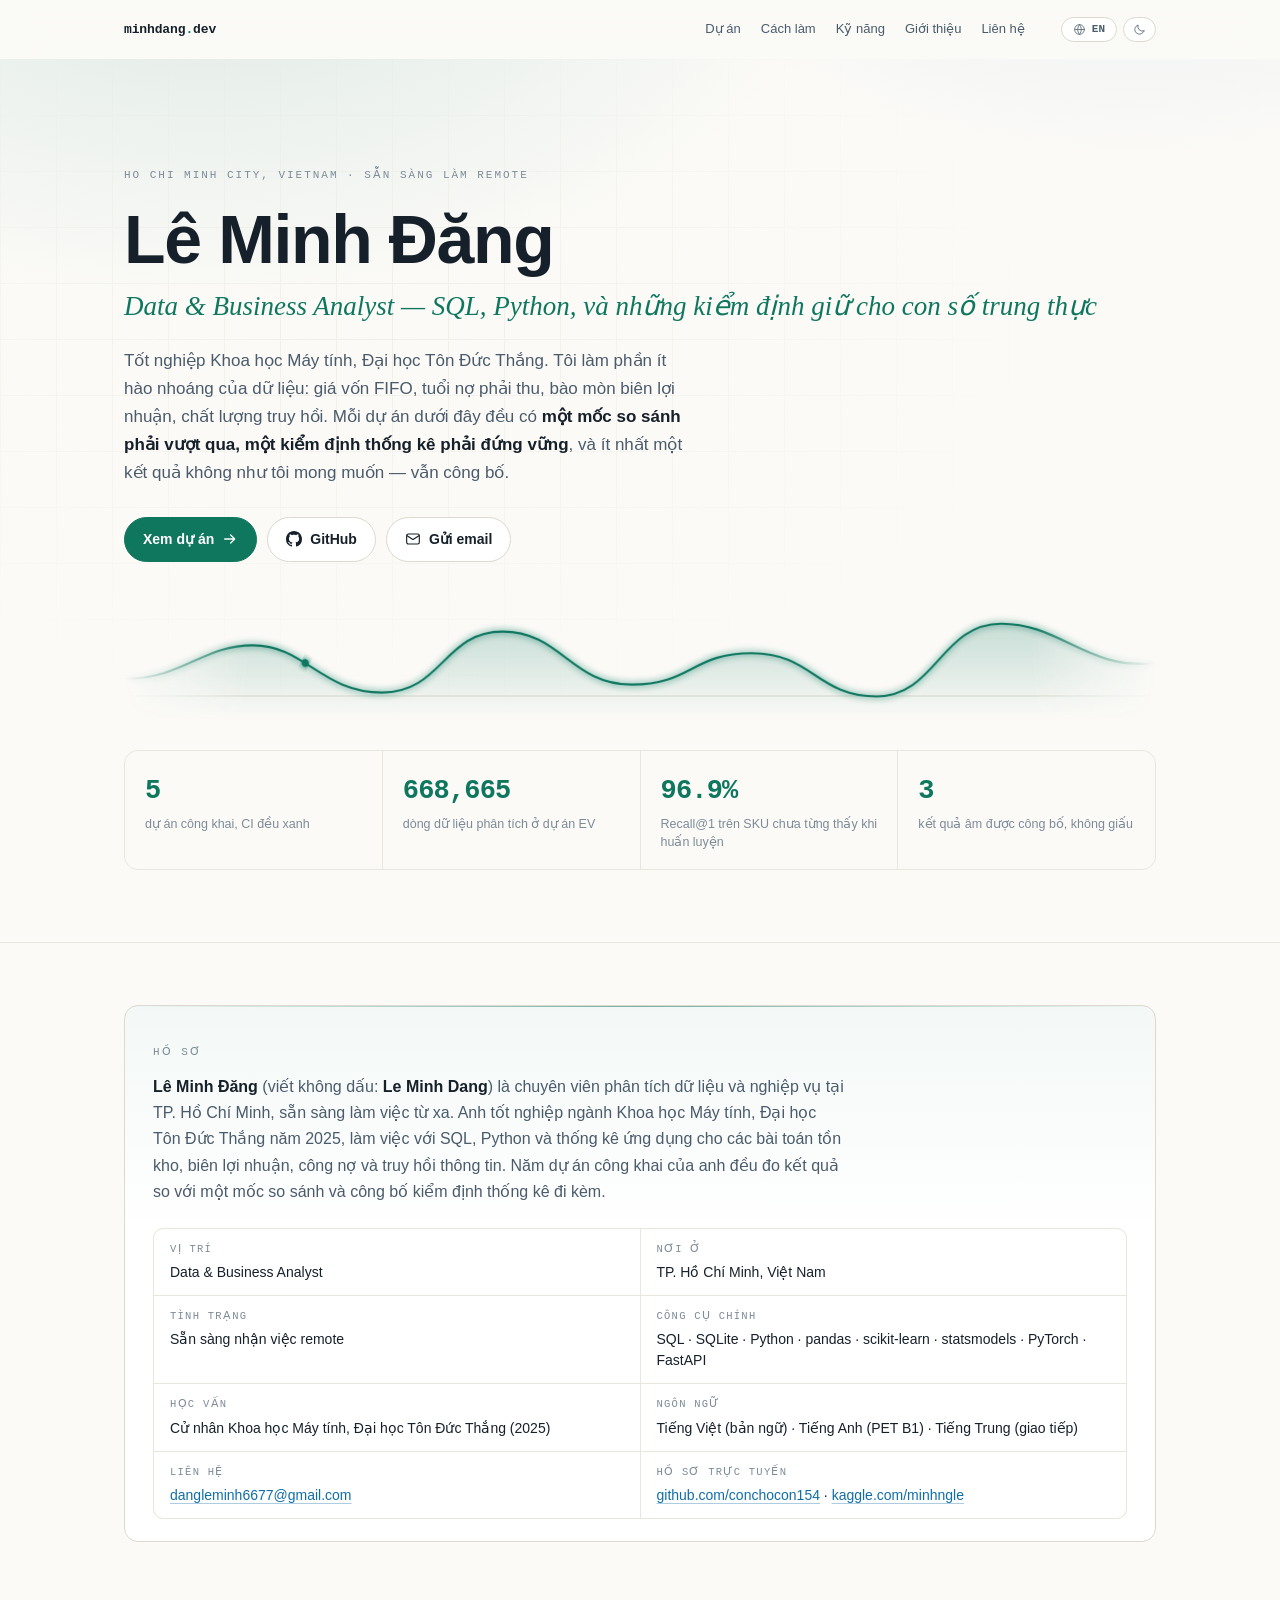
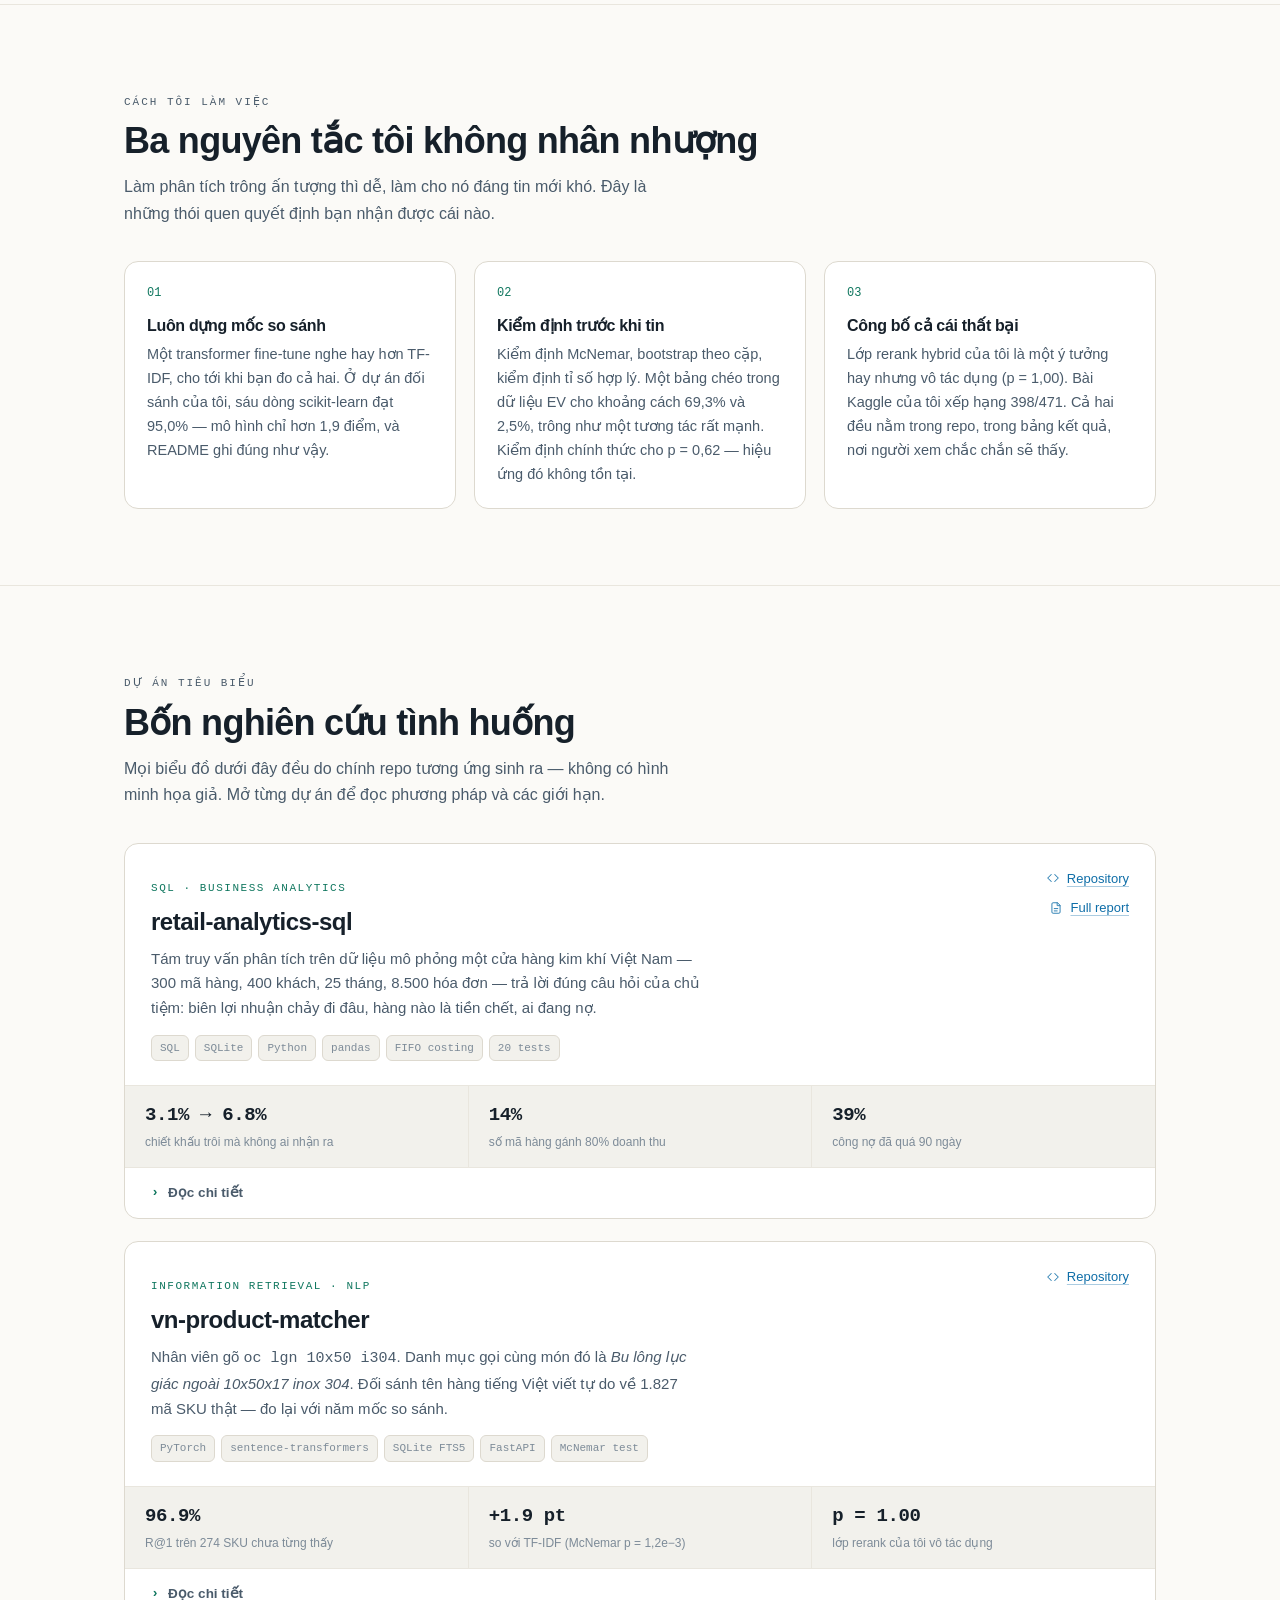
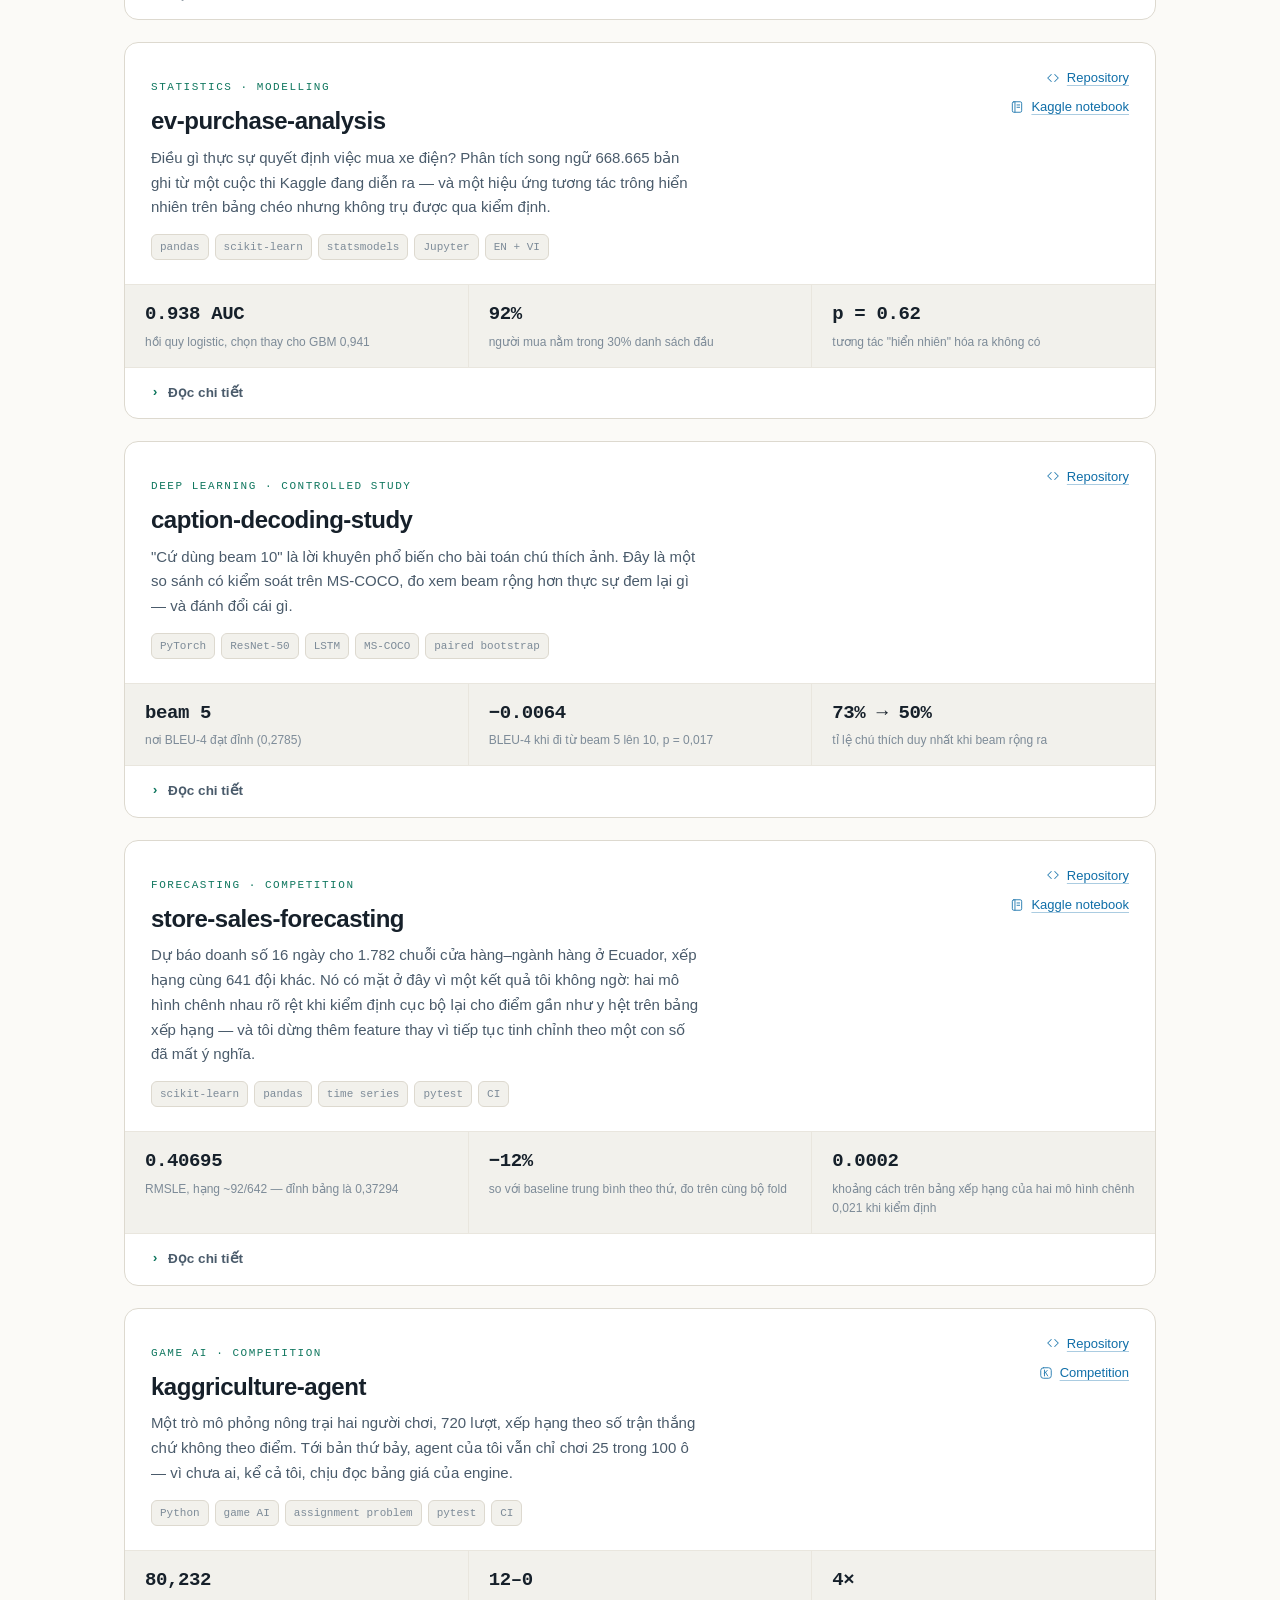
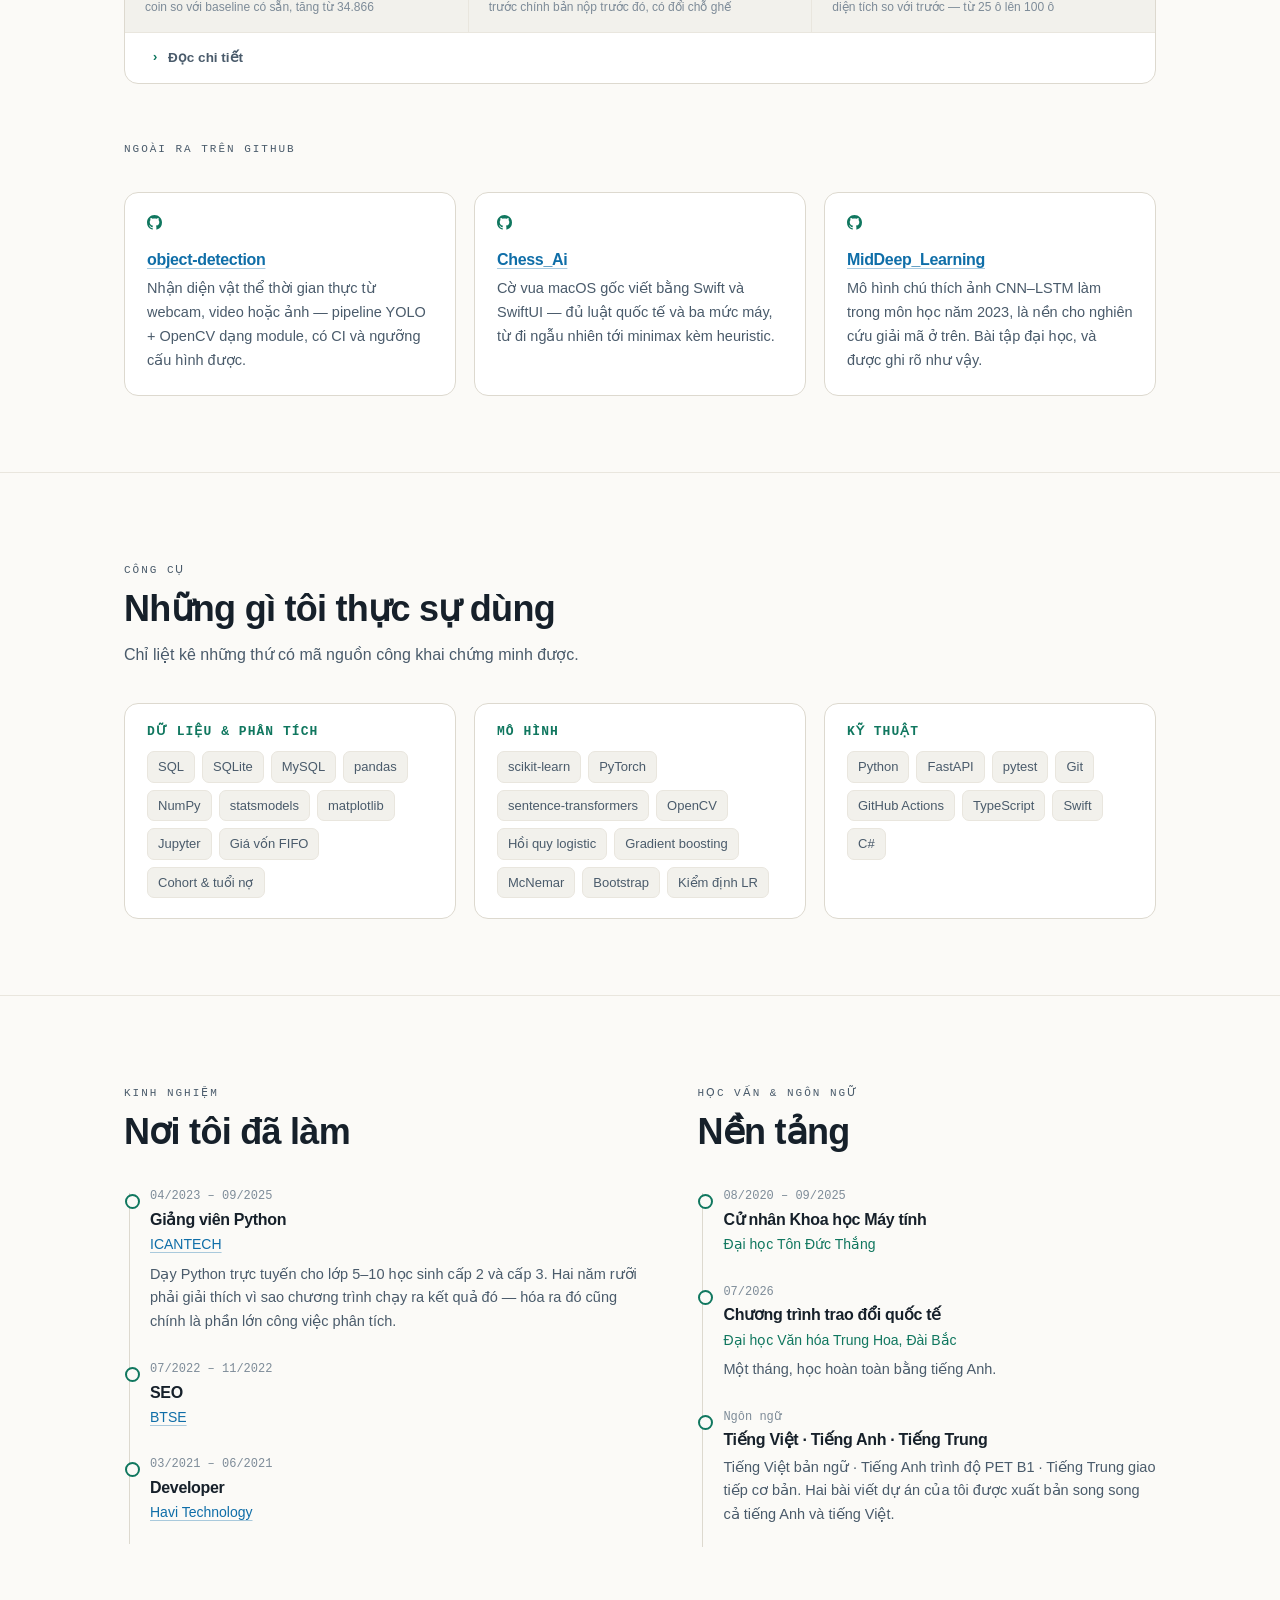
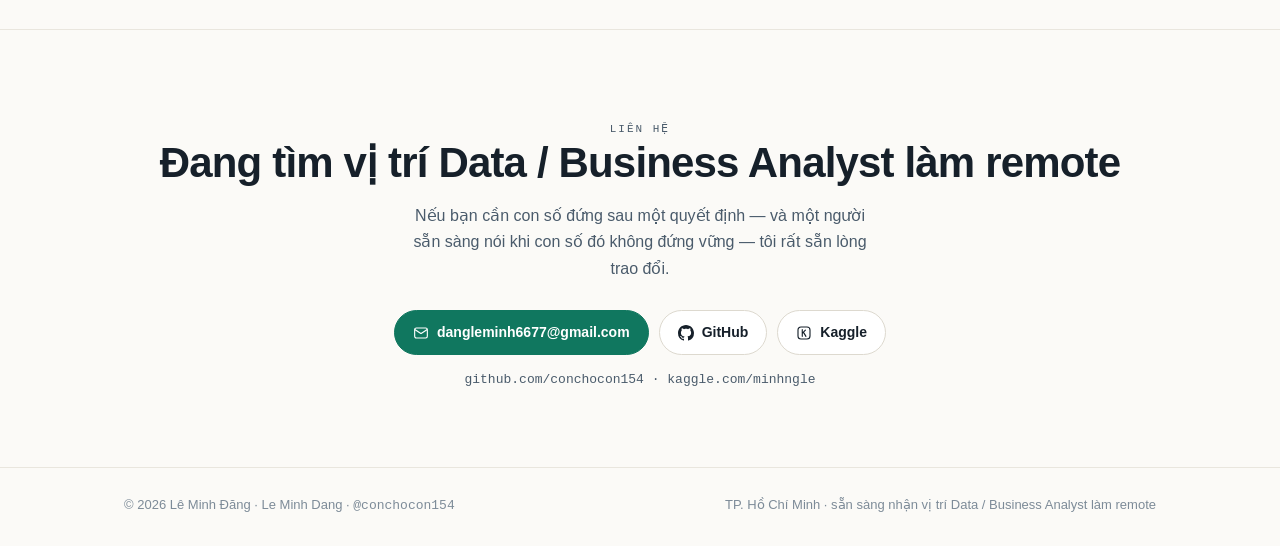
<file: vi/index.html>
<!-- Generated from src/index.html by tools/build_site.py — edit the master, not this file. -->
<!DOCTYPE html>
<html lang="vi" data-theme="dark">
<head>
<meta charset="utf-8">
<meta name="viewport" content="width=device-width, initial-scale=1">
<title>Lê Minh Đăng — Data & Business Analyst | SQL, Python, TP. Hồ Chí Minh</title>
<meta name="description" content="Chuyên viên phân tích dữ liệu và nghiệp vụ tại TP. Hồ Chí Minh, sẵn sàng làm remote. SQL, Python và thống kê cho các bài toán tồn kho, biên lợi nhuận, công nợ và truy hồi thông tin — năm dự án công khai, mỗi dự án đều có mốc so sánh phải vượt qua và kiểm định thống kê phải đứng vững.">
<meta name="author" content="Lê Minh Đăng">
<meta property="og:title" content="Lê Minh Đăng — Data & Business Analyst | SQL, Python, TP. Hồ Chí Minh">
<meta property="og:description" content="Chuyên viên phân tích dữ liệu và nghiệp vụ tại TP. Hồ Chí Minh, sẵn sàng làm remote. SQL, Python và thống kê cho các bài toán tồn kho, biên lợi nhuận, công nợ và truy hồi thông tin — năm dự án công khai, mỗi dự án đều có mốc so sánh phải vượt qua và kiểm định thống kê phải đứng vững.">
<meta property="og:type" content="website">
<meta property="og:url" content="https://conchocon154.github.io/vi/">
<meta property="og:image" content="https://conchocon154.github.io/assets/img/og.png">
<meta property="og:image:width" content="1200">
<meta property="og:image:height" content="630">
<meta property="og:image:alt" content="Lê Minh Đăng — Data & Business Analyst">
<meta name="twitter:card" content="summary_large_image">
<meta name="theme-color" content="#0b0f14" media="(prefers-color-scheme: dark)">
<meta name="theme-color" content="#fbfaf7" media="(prefers-color-scheme: light)">
<link rel="icon" href="data:image/svg+xml,<svg xmlns='http://www.w3.org/2000/svg' viewBox='0 0 100 100'><rect width='100' height='100' rx='22' fill='%230b0f14'/><text y='72' x='50' text-anchor='middle' font-size='58' font-family='monospace' fill='%234dd4ac'>Đ</text></svg>">
<link rel="canonical" href="https://conchocon154.github.io/vi/">
<link rel="alternate" hreflang="en" href="https://conchocon154.github.io/">
<link rel="alternate" hreflang="vi" href="https://conchocon154.github.io/vi/">
<link rel="alternate" hreflang="x-default" href="https://conchocon154.github.io/">
<meta property="og:locale" content="vi_VN">
<meta property="og:locale:alternate" content="en_US">
<meta property="og:site_name" content="Lê Minh Đăng">
<meta name="robots" content="index, follow, max-image-preview:large, max-snippet:-1">
<script type="application/ld+json">
{
  "@context": "https://schema.org",
  "@graph": [
    {
      "@type": "Person",
      "@id": "https://conchocon154.github.io/#person",
      "name": "Lê Minh Đăng",
      "alternateName": ["Le Minh Dang", "DangLe"],
      "url": "https://conchocon154.github.io/",
      "image": "https://conchocon154.github.io/assets/img/og.png",
      "email": "mailto:dangleminh6677@gmail.com",
      "jobTitle": "Data & Business Analyst",
      "description": "Chuyên viên phân tích dữ liệu và nghiệp vụ tại TP. Hồ Chí Minh, sẵn sàng làm remote. SQL, Python và thống kê cho các bài toán tồn kho, biên lợi nhuận, công nợ và truy hồi thông tin — năm dự án công khai, mỗi dự án đều có mốc so sánh phải vượt qua và kiểm định thống kê phải đứng vững.",
      "address": {
        "@type": "PostalAddress",
        "addressLocality": "Ho Chi Minh City",
        "addressCountry": "VN"
      },
      "alumniOf": {
        "@type": "CollegeOrUniversity",
        "name": "Ton Duc Thang University",
        "sameAs": "https://en.tdtu.edu.vn/"
      },
      "knowsLanguage": ["vi", "en", "zh"],
      "knowsAbout": [
        "Data analysis", "Business analysis", "SQL", "Python", "pandas",
        "Statistics", "Logistic regression", "A/B and significance testing",
        "Inventory analytics", "FIFO costing", "Accounts receivable ageing",
        "Information retrieval", "Machine learning", "PyTorch", "Data visualisation"
      ],
      "seeks": {
        "@type": "Demand",
        "name": "Remote Data Analyst or Business Analyst role"
      },
      "sameAs": [
        "https://github.com/conchocon154",
        "https://www.kaggle.com/minhngle"
      ]
    },
    {
      "@type": "ProfilePage",
      "@id": "https://conchocon154.github.io/vi/#page",
      "url": "https://conchocon154.github.io/vi/",
      "name": "Lê Minh Đăng — Data & Business Analyst | SQL, Python, TP. Hồ Chí Minh",
      "description": "Chuyên viên phân tích dữ liệu và nghiệp vụ tại TP. Hồ Chí Minh, sẵn sàng làm remote. SQL, Python và thống kê cho các bài toán tồn kho, biên lợi nhuận, công nợ và truy hồi thông tin — năm dự án công khai, mỗi dự án đều có mốc so sánh phải vượt qua và kiểm định thống kê phải đứng vững.",
      "inLanguage": "vi",
      "mainEntity": { "@id": "https://conchocon154.github.io/#person" },
      "isPartOf": { "@id": "https://conchocon154.github.io/#website" }
    },
    {
      "@type": "WebSite",
      "@id": "https://conchocon154.github.io/#website",
      "url": "https://conchocon154.github.io/",
      "name": "Lê Minh Đăng — portfolio",
      "inLanguage": ["en", "vi"],
      "author": { "@id": "https://conchocon154.github.io/#person" }
    },
    {
      "@type": "ItemList",
      "@id": "https://conchocon154.github.io/vi/#projects",
      "name": "Selected data projects",
      "itemListElement": [
        {"@type": "ListItem", "position": 1, "name": "retail-analytics-sql",
          "description": "Inventory, margin and receivables analysis in SQL over a simulated Vietnamese hardware shop — FIFO costing, ABC concentration, ageing, reorder points.",
          "url": "https://github.com/conchocon154/retail-analytics-sql"},
        {"@type": "ListItem", "position": 2, "name": "vn-product-matcher",
          "description": "Matching free-text Vietnamese product names onto catalogue SKUs; a fine-tuned encoder reaches 96.9% Recall@1 on unseen SKUs against measured lexical baselines.",
          "url": "https://github.com/conchocon154/vn-product-matcher"},
        {"@type": "ListItem", "position": 3, "name": "ev-purchase-analysis",
          "description": "What decides an electric-vehicle purchase, over 668,665 records — including an apparent interaction that a likelihood ratio test rejected.",
          "url": "https://github.com/conchocon154/ev-purchase-analysis"},
        {"@type": "ListItem", "position": 4, "name": "caption-decoding-study",
          "description": "A controlled comparison of beam widths for CNN-LSTM image captioning on MS-COCO, with paired bootstrap significance testing.",
          "url": "https://github.com/conchocon154/caption-decoding-study"}
      ]
    }
  ]
}
</script>
<link rel="stylesheet" href="../assets/css/style.css">
</head>
<body>

<!-- ====================== ICON SPRITE ======================
     Inline so nothing is fetched, and every glyph inherits currentColor,
     which means the icons follow the theme without a second asset set.
     GitHub mark is the MIT-licensed Octicon path.
     ========================================================= -->
<svg width="0" height="0" style="position:absolute" aria-hidden="true" focusable="false">
  <defs>
    <symbol id="i-github" viewBox="0 0 16 16">
      <path fill="currentColor" d="M8 0c4.42 0 8 3.58 8 8a8.013 8.013 0 0 1-5.45 7.59c-.4.08-.55-.17-.55-.38 0-.27.01-1.13.01-2.2 0-.75-.25-1.23-.54-1.48 1.78-.2 3.65-.88 3.65-3.95 0-.88-.31-1.59-.82-2.15.08-.2.36-1.02-.08-2.12 0 0-.67-.22-2.2.82-.64-.18-1.32-.27-2-.27-.68 0-1.36.09-2 .27-1.53-1.03-2.2-.82-2.2-.82-.44 1.1-.16 1.92-.08 2.12-.51.56-.82 1.28-.82 2.15 0 3.06 1.86 3.75 3.64 3.95-.23.2-.44.55-.51 1.07-.46.21-1.61.55-2.33-.66-.15-.24-.6-.83-1.23-.82-.67.01-.27.38.01.53.34.19.73.9.82 1.13.16.45.68 1.31 2.69.94 0 .67.01 1.3.01 1.49 0 .21-.15.45-.55.38A7.995 7.995 0 0 1 0 8c0-4.42 3.58-8 8-8Z"/>
    </symbol>
    <symbol id="i-arrow" viewBox="0 0 24 24" fill="none" stroke="currentColor" stroke-width="1.9" stroke-linecap="round" stroke-linejoin="round">
      <path d="M4 12h15m0 0-6-6m6 6-6 6"/>
    </symbol>
    <symbol id="i-mail" viewBox="0 0 24 24" fill="none" stroke="currentColor" stroke-width="1.7" stroke-linecap="round" stroke-linejoin="round">
      <rect x="2.5" y="4.5" width="19" height="15" rx="2.5"/>
      <path d="m3.2 7 8 5.4a1.5 1.5 0 0 0 1.6 0l8-5.4"/>
    </symbol>
    <symbol id="i-kaggle" viewBox="0 0 24 24" fill="none" stroke="currentColor" stroke-width="1.7" stroke-linecap="round" stroke-linejoin="round">
      <rect x="3" y="3" width="18" height="18" rx="4.5"/>
      <path d="M9.4 7v10M9.4 12.5 14.1 7.6M11.1 10.7 14.9 17"/>
    </symbol>
    <symbol id="i-code" viewBox="0 0 24 24" fill="none" stroke="currentColor" stroke-width="1.8" stroke-linecap="round" stroke-linejoin="round">
      <path d="m9 6-6 6 6 6M15 6l6 6-6 6"/>
    </symbol>
    <symbol id="i-doc" viewBox="0 0 24 24" fill="none" stroke="currentColor" stroke-width="1.7" stroke-linecap="round" stroke-linejoin="round">
      <path d="M14 3H7a2 2 0 0 0-2 2v14a2 2 0 0 0 2 2h10a2 2 0 0 0 2-2V8z"/>
      <path d="M14 3v5h5M9 13h6M9 17h5"/>
    </symbol>
    <symbol id="i-notebook" viewBox="0 0 24 24" fill="none" stroke="currentColor" stroke-width="1.7" stroke-linecap="round" stroke-linejoin="round">
      <rect x="4" y="3" width="16" height="18" rx="2.5"/>
      <path d="M8.5 3v18M12 8.5h4.5M12 12.5h4.5"/>
    </symbol>
    <symbol id="i-sun" viewBox="0 0 24 24" fill="none" stroke="currentColor" stroke-width="1.8" stroke-linecap="round" stroke-linejoin="round">
      <circle cx="12" cy="12" r="4.1"/>
      <path d="M12 2.2v2.4M12 19.4v2.4M4.4 4.4 6.1 6.1M17.9 17.9l1.7 1.7M2.2 12h2.4M19.4 12h2.4M4.4 19.6 6.1 17.9M17.9 6.1l1.7-1.7"/>
    </symbol>
    <symbol id="i-moon" viewBox="0 0 24 24" fill="none" stroke="currentColor" stroke-width="1.8" stroke-linecap="round" stroke-linejoin="round">
      <path d="M20.2 14.6A8.6 8.6 0 0 1 9.4 3.8a8.6 8.6 0 1 0 10.8 10.8Z"/>
    </symbol>
    <symbol id="i-globe" viewBox="0 0 24 24" fill="none" stroke="currentColor" stroke-width="1.7" stroke-linecap="round" stroke-linejoin="round">
      <circle cx="12" cy="12" r="9"/>
      <path d="M3.2 12h17.6"/>
      <path d="M12 3a14.5 14.5 0 0 1 0 18 14.5 14.5 0 0 1 0-18Z"/>
    </symbol>
  </defs>
</svg>

<!-- ====================== TOP BAR ====================== -->
<header class="topbar">
  <div class="topbar-in">
    <a class="brand" href="#top">minhdang<span class="dot">.</span>dev</a>
    <nav class="navlinks">
      <a href="#work"><span lang="vi">Dự án</span></a>
      <a href="#approach"><span lang="vi">Cách làm</span></a>
      <a href="#skills"><span lang="vi">Kỹ năng</span></a>
      <a href="#about"><span lang="vi">Giới thiệu</span></a>
      <a href="#contact"><span lang="vi">Liên hệ</span></a>
    </nav>
    <div class="toggles">
      <a class="tg" id="langBtn" href="/" hreflang="en" aria-label="Switch to English" rel="alternate"><svg class="ico"><use href="#i-globe"/></svg><span class="tg-label">EN</span></a>
      <button class="tg tg-icon" id="themeBtn" type="button" aria-label="Switch theme">
        <svg class="ico ico-sun" aria-hidden="true" focusable="false"><use href="#i-sun"/></svg>
        <svg class="ico ico-moon" aria-hidden="true" focusable="false"><use href="#i-moon"/></svg>
      </button>
    </div>
  </div>
  <div class="progress" id="progress" aria-hidden="true"></div>
</header>

<main id="top">

<!-- ====================== HERO ====================== -->
<div class="hero">
  <div class="wrap">
    <p class="eyebrow">Ho Chi Minh City, Vietnam · <span lang="vi">sẵn sàng làm remote</span></p>
    <h1>Lê Minh Đăng</h1>
    <p class="role">
      
      <span lang="vi">Data &amp; Business Analyst — SQL, Python, và những kiểm định giữ cho con số trung thực</span>
    </p>

    <p class="pitch">
      
      <span lang="vi">Tốt nghiệp Khoa học Máy tính, Đại học Tôn Đức Thắng. Tôi làm phần ít hào nhoáng
      của dữ liệu: giá vốn FIFO, tuổi nợ phải thu, bào mòn biên lợi nhuận, chất lượng truy hồi. Mỗi dự án
      dưới đây đều có <strong>một mốc so sánh phải vượt qua, một kiểm định thống kê phải đứng vững</strong>,
      và ít nhất một kết quả không như tôi mong muốn — vẫn công bố.</span>
    </p>

    <div class="cta">
      <a class="btn btn-primary" href="#work">
        <span lang="vi">Xem dự án</span>
        <svg class="ico ico-shift" aria-hidden="true" focusable="false"><use href="#i-arrow"/></svg>
      </a>
      <a class="btn" href="https://github.com/conchocon154" target="_blank" rel="noopener">
        <svg class="ico" aria-hidden="true" focusable="false"><use href="#i-github"/></svg>GitHub
      </a>
      <a class="btn" href="mailto:dangleminh6677@gmail.com">
        <svg class="ico" aria-hidden="true" focusable="false"><use href="#i-mail"/></svg>
        <span lang="vi">Gửi email</span>
      </a>
    </div>

    <!-- A signal, not a data chart: it carries no numbers and claims none.
         The real figures all live in the case studies below. -->
    <div class="signal" aria-hidden="true">
      <svg viewBox="0 0 1200 120" preserveAspectRatio="none">
        <defs>
          <linearGradient id="sig-fill" x1="0" y1="0" x2="0" y2="1">
            <stop offset="0%" stop-color="var(--accent)" stop-opacity="0.22"/>
            <stop offset="100%" stop-color="var(--accent)" stop-opacity="0"/>
          </linearGradient>
          <linearGradient id="sig-fade" x1="0" y1="0" x2="1" y2="0">
            <stop offset="0%" stop-color="#fff" stop-opacity="0"/>
            <stop offset="12%" stop-color="#fff" stop-opacity="1"/>
            <stop offset="88%" stop-color="#fff" stop-opacity="1"/>
            <stop offset="100%" stop-color="#fff" stop-opacity="0"/>
          </linearGradient>
          <mask id="sig-mask">
            <rect width="1200" height="120" fill="url(#sig-fade)"/>
          </mask>
          <filter id="sig-glow" x="-5%" y="-60%" width="110%" height="220%">
            <feGaussianBlur stdDeviation="4" result="b"/>
            <feMerge><feMergeNode in="b"/><feMergeNode in="SourceGraphic"/></feMerge>
          </filter>
        </defs>

        <g mask="url(#sig-mask)">
          <g class="sig-ticks">
            <path d="M0 96h1200" stroke="var(--line)" stroke-width="1"/>
          </g>
          <path class="sig-area"
                d="M0 78 C 70 78 90 44 150 44 S 230 92 300 92 S 372 30 440 30
                   S 520 84 590 84 S 660 52 730 52 S 806 96 875 96 S 950 22 1020 22
                   S 1120 70 1200 62 L1200 120 L0 120 Z"
                fill="url(#sig-fill)"/>
          <path class="sig-line"
                d="M0 78 C 70 78 90 44 150 44 S 230 92 300 92 S 372 30 440 30
                   S 520 84 590 84 S 660 52 730 52 S 806 96 875 96 S 950 22 1020 22
                   S 1120 70 1200 62"
                fill="none" stroke="var(--accent)" stroke-width="2.2"
                stroke-linecap="round" filter="url(#sig-glow)"/>
          <circle class="sig-dot" r="4" fill="var(--accent)" filter="url(#sig-glow)">
            <animateMotion dur="14s" repeatCount="indefinite" rotate="auto"
              path="M0 78 C 70 78 90 44 150 44 S 230 92 300 92 S 372 30 440 30
                    S 520 84 590 84 S 660 52 730 52 S 806 96 875 96 S 950 22 1020 22
                    S 1120 70 1200 62"/>
          </circle>
        </g>
      </svg>
    </div>

    <div class="stats">
      <div class="stat">
        <b>5</b>
        
        <span lang="vi">dự án công khai, CI đều xanh</span>
      </div>
      <div class="stat">
        <b>668,665</b>
        
        <span lang="vi">dòng dữ liệu phân tích ở dự án EV</span>
      </div>
      <div class="stat">
        <b>96.9%</b>
        
        <span lang="vi">Recall@1 trên SKU chưa từng thấy khi huấn luyện</span>
      </div>
      <div class="stat">
        <b>3</b>
        
        <span lang="vi">kết quả âm được công bố, không giấu</span>
      </div>
    </div>
  </div>
</div>

<!-- ====================== PROFILE ======================
     A plain factual summary in the third person. The hero says the same thing
     in the first person and with more character, but an answer engine quotes
     whichever passage states the facts flatly — so this exists to be quoted,
     and a recruiter skimming gets the whole picture in ten seconds.
     ===================================================== -->
<section id="profile">
  <div class="wrap">
    <div class="profile-card reveal">
      <p class="eyebrow"><span lang="vi">Hồ sơ</span></p>

      <p class="profile-lede">
        
        <span lang="vi"><strong>Lê Minh Đăng</strong> (viết không dấu: <strong>Le Minh Dang</strong>)
        là chuyên viên phân tích dữ liệu và nghiệp vụ tại TP. Hồ Chí Minh, sẵn sàng làm việc từ xa.
        Anh tốt nghiệp ngành Khoa học Máy tính, Đại học Tôn Đức Thắng năm 2025, làm việc với SQL,
        Python và thống kê ứng dụng cho các bài toán tồn kho, biên lợi nhuận, công nợ và truy hồi
        thông tin. Năm dự án công khai của anh đều đo kết quả so với một mốc so sánh và công bố
        kiểm định thống kê đi kèm.</span>
      </p>

      <dl class="facts">
        <div>
          <dt><span lang="vi">Vị trí</span></dt>
          <dd>Data &amp; Business Analyst</dd>
        </div>
        <div>
          <dt><span lang="vi">Nơi ở</span></dt>
          <dd><span lang="vi">TP. Hồ Chí Minh, Việt Nam</span></dd>
        </div>
        <div>
          <dt><span lang="vi">Tình trạng</span></dt>
          <dd><span lang="vi">Sẵn sàng nhận việc remote</span></dd>
        </div>
        <div>
          <dt><span lang="vi">Công cụ chính</span></dt>
          <dd>SQL · SQLite · Python · pandas · scikit-learn · statsmodels · PyTorch · FastAPI</dd>
        </div>
        <div>
          <dt><span lang="vi">Học vấn</span></dt>
          <dd><span lang="vi">Cử nhân Khoa học Máy tính, Đại học Tôn Đức Thắng (2025)</span></dd>
        </div>
        <div>
          <dt><span lang="vi">Ngôn ngữ</span></dt>
          <dd><span lang="vi">Tiếng Việt (bản ngữ) · Tiếng Anh (PET B1) · Tiếng Trung (giao tiếp)</span></dd>
        </div>
        <div>
          <dt><span lang="vi">Liên hệ</span></dt>
          <dd><a href="mailto:dangleminh6677@gmail.com">dangleminh6677@gmail.com</a></dd>
        </div>
        <div>
          <dt><span lang="vi">Hồ sơ trực tuyến</span></dt>
          <dd><a href="https://github.com/conchocon154" rel="me">github.com/conchocon154</a> ·
              <a href="https://www.kaggle.com/minhngle" rel="me">kaggle.com/minhngle</a></dd>
        </div>
      </dl>
    </div>
  </div>
</section>

<!-- ====================== APPROACH ====================== -->
<section id="approach">
  <div class="wrap">
    <div class="sec-head reveal">
      <p class="eyebrow"><span lang="vi">Cách tôi làm việc</span></p>
      <h2><span lang="vi">Ba nguyên tắc tôi không nhân nhượng</span></h2>
      <p>
        
        <span lang="vi">Làm phân tích trông ấn tượng thì dễ, làm cho nó đáng tin mới khó.
        Đây là những thói quen quyết định bạn nhận được cái nào.</span>
      </p>
    </div>

    <div class="approach">
      <div class="appr reveal">
        <span class="num">01</span>
        <h3><span lang="vi">Luôn dựng mốc so sánh</span></h3>
        <p>
          
          <span lang="vi">Một transformer fine-tune nghe hay hơn TF-IDF, cho tới khi bạn đo cả hai.
          Ở dự án đối sánh của tôi, sáu dòng scikit-learn đạt 95,0% — mô hình chỉ hơn 1,9 điểm,
          và README ghi đúng như vậy.</span>
        </p>
      </div>
      <div class="appr reveal">
        <span class="num">02</span>
        <h3><span lang="vi">Kiểm định trước khi tin</span></h3>
        <p>
          
          <span lang="vi">Kiểm định McNemar, bootstrap theo cặp, kiểm định tỉ số hợp lý. Một bảng chéo trong
          dữ liệu EV cho khoảng cách 69,3% và 2,5%, trông như một tương tác rất mạnh. Kiểm định chính thức
          cho p = 0,62 — hiệu ứng đó không tồn tại.</span>
        </p>
      </div>
      <div class="appr reveal">
        <span class="num">03</span>
        <h3><span lang="vi">Công bố cả cái thất bại</span></h3>
        <p>
          
          <span lang="vi">Lớp rerank hybrid của tôi là một ý tưởng hay nhưng vô tác dụng (p = 1,00).
          Bài Kaggle của tôi xếp hạng 398/471. Cả hai đều nằm trong repo, trong bảng kết quả,
          nơi người xem chắc chắn sẽ thấy.</span>
        </p>
      </div>
    </div>
  </div>
</section>

<!-- ====================== WORK ====================== -->
<section id="work">
  <div class="wrap">
    <div class="sec-head reveal">
      <p class="eyebrow"><span lang="vi">Dự án tiêu biểu</span></p>
      <h2><span lang="vi">Bốn nghiên cứu tình huống</span></h2>
      <p>
        
        <span lang="vi">Mọi biểu đồ dưới đây đều do chính repo tương ứng sinh ra — không có hình minh họa giả.
        Mở từng dự án để đọc phương pháp và các giới hạn.</span>
      </p>
    </div>

    <!-- ---------- 1. retail-analytics-sql ---------- -->
    <article class="proj reveal">
      <div class="proj-head">
        <div>
          <p class="kicker">SQL · Business analytics</p>
          <h3>retail-analytics-sql</h3>
          <p class="lede">
            
            <span lang="vi">Tám truy vấn phân tích trên dữ liệu mô phỏng một cửa hàng kim khí Việt Nam —
            300 mã hàng, 400 khách, 25 tháng, 8.500 hóa đơn — trả lời đúng câu hỏi của chủ tiệm:
            biên lợi nhuận chảy đi đâu, hàng nào là tiền chết, ai đang nợ.</span>
          </p>
          <div class="tags">
            <span class="tag">SQL</span><span class="tag">SQLite</span><span class="tag">Python</span>
            <span class="tag">pandas</span><span class="tag">FIFO costing</span><span class="tag">20 tests</span>
          </div>
        </div>
        <div class="proj-links">
          <a href="https://github.com/conchocon154/retail-analytics-sql" target="_blank" rel="noopener"><svg class="ico" aria-hidden="true" focusable="false"><use href="#i-code"/></svg>Repository</a>
          <a href="https://github.com/conchocon154/retail-analytics-sql/blob/main/reports/findings.md" target="_blank" rel="noopener"><svg class="ico" aria-hidden="true" focusable="false"><use href="#i-doc"/></svg>Full report</a>
        </div>
      </div>

      <div class="result-band">
        <div><b>3.1% → 6.8%</b><span lang="vi">chiết khấu trôi mà không ai nhận ra</span></div>
        <div><b>14%</b><span lang="vi">số mã hàng gánh 80% doanh thu</span></div>
        <div><b>39%</b><span lang="vi">công nợ đã quá 90 ngày</span></div>
      </div>

      <details>
        <summary><span class="chev">›</span><span lang="vi">Đọc chi tiết</span></summary>
        <div class="proj-body">

          <h4><span lang="vi">Phát hiện quan trọng nhất</span></h4>
          <p>
            
            <span lang="vi">Chiết khấu cho khách công nợ trôi từ 3,1% lên 6,8% trong hai năm.
            Biên lợi nhuận gộp của nhóm này giảm từ 20,5% xuống 18,6%. <strong>Doanh thu không hề giảm — và đó
            chính là lý do không ai để ý.</strong> Lấy lại hai điểm biên tương đương khoảng 44 triệu đồng mỗi năm.</span>
          </p>

          <div class="figure">
            <!-- CHART:retail-revenue -->
<svg viewBox="0 0 720 260" role="img" aria-label="Monthly revenue and gross margin over 25 months" preserveAspectRatio="xMidYMid meet"><defs><linearGradient id="g-rev" x1="0" y1="0" x2="0" y2="1"><stop offset="0%" stop-color="var(--accent)" stop-opacity="0.28"/><stop offset="100%" stop-color="var(--accent)" stop-opacity="0"/></linearGradient></defs><defs><filter id="f-rev" x="-20%" y="-40%" width="140%" height="180%"><feGaussianBlur stdDeviation="3.2" result="b"/><feMerge><feMergeNode in="b"/><feMergeNode in="SourceGraphic"/></feMerge></filter></defs><line x1="52" y1="176.4" x2="676" y2="176.4" stroke="var(--line)" stroke-width="1" stroke-dasharray="2 5"/><line x1="52" y1="138.8" x2="676" y2="138.8" stroke="var(--line)" stroke-width="1" stroke-dasharray="2 5"/><line x1="52" y1="101.2" x2="676" y2="101.2" stroke="var(--line)" stroke-width="1" stroke-dasharray="2 5"/><line x1="52" y1="63.6" x2="676" y2="63.6" stroke="var(--line)" stroke-width="1" stroke-dasharray="2 5"/><rect x="56.7" y="108.5" width="15.5" height="105.5" rx="1.5" fill="var(--text-mute)" opacity="0.28"/><rect x="81.7" y="111.8" width="15.5" height="102.2" rx="1.5" fill="var(--text-mute)" opacity="0.28"/><rect x="106.7" y="108.0" width="15.5" height="106.0" rx="1.5" fill="var(--text-mute)" opacity="0.28"/><rect x="131.6" y="80.6" width="15.5" height="133.4" rx="1.5" fill="var(--text-mute)" opacity="0.28"/><rect x="156.6" y="66.3" width="15.5" height="147.7" rx="1.5" fill="var(--text-mute)" opacity="0.28"/><rect x="181.5" y="78.6" width="15.5" height="135.4" rx="1.5" fill="var(--text-mute)" opacity="0.28"/><rect x="206.5" y="85.0" width="15.5" height="129.0" rx="1.5" fill="var(--text-mute)" opacity="0.28"/><rect x="231.5" y="66.7" width="15.5" height="147.3" rx="1.5" fill="var(--text-mute)" opacity="0.28"/><rect x="256.4" y="79.7" width="15.5" height="134.3" rx="1.5" fill="var(--text-mute)" opacity="0.28"/><rect x="281.4" y="104.3" width="15.5" height="109.7" rx="1.5" fill="var(--text-mute)" opacity="0.28"/><rect x="306.3" y="117.6" width="15.5" height="96.4" rx="1.5" fill="var(--text-mute)" opacity="0.28"/><rect x="331.3" y="110.0" width="15.5" height="104.0" rx="1.5" fill="var(--text-mute)" opacity="0.28"/><rect x="356.3" y="109.3" width="15.5" height="104.7" rx="1.5" fill="var(--text-mute)" opacity="0.28"/><rect x="381.2" y="93.6" width="15.5" height="120.4" rx="1.5" fill="var(--text-mute)" opacity="0.28"/><rect x="406.2" y="85.4" width="15.5" height="128.6" rx="1.5" fill="var(--text-mute)" opacity="0.28"/><rect x="431.1" y="81.3" width="15.5" height="132.7" rx="1.5" fill="var(--text-mute)" opacity="0.28"/><rect x="456.1" y="46.1" width="15.5" height="167.9" rx="1.5" fill="var(--text-mute)" opacity="0.28"/><rect x="481.1" y="76.8" width="15.5" height="137.2" rx="1.5" fill="var(--text-mute)" opacity="0.28"/><rect x="506.0" y="90.6" width="15.5" height="123.4" rx="1.5" fill="var(--text-mute)" opacity="0.28"/><rect x="531.0" y="81.3" width="15.5" height="132.7" rx="1.5" fill="var(--text-mute)" opacity="0.28"/><rect x="555.9" y="80.4" width="15.5" height="133.6" rx="1.5" fill="var(--text-mute)" opacity="0.28"/><rect x="580.9" y="94.7" width="15.5" height="119.3" rx="1.5" fill="var(--text-mute)" opacity="0.28"/><rect x="605.9" y="102.2" width="15.5" height="111.8" rx="1.5" fill="var(--text-mute)" opacity="0.28"/><rect x="630.8" y="111.0" width="15.5" height="103.0" rx="1.5" fill="var(--text-mute)" opacity="0.28"/><rect x="655.8" y="89.4" width="15.5" height="124.6" rx="1.5" fill="var(--text-mute)" opacity="0.28"/><path d="M64.5 89.2 L89.4 69.2 L114.4 56.1 L139.4 83.5 L164.3 89.9 L189.3 80.9 L214.2 71.5 L239.2 95.9 L264.2 102.3 L289.1 10.2 L314.1 18.9 L339.0 -12.7 L364.0 -3.3 L389.0 -13.9 L413.9 26.4 L438.9 18.5 L463.8 45.9 L488.8 64.7 L513.8 68.9 L538.7 71.9 L563.7 63.6 L588.6 94.1 L613.6 98.9 L638.6 87.3 L663.5 113.2 L663.5 214 L64.5 214 Z" fill="url(#g-rev)"/><path d="M64.5 89.2 L89.4 69.2 L114.4 56.1 L139.4 83.5 L164.3 89.9 L189.3 80.9 L214.2 71.5 L239.2 95.9 L264.2 102.3 L289.1 10.2 L314.1 18.9 L339.0 -12.7 L364.0 -3.3 L389.0 -13.9 L413.9 26.4 L438.9 18.5 L463.8 45.9 L488.8 64.7 L513.8 68.9 L538.7 71.9 L563.7 63.6 L588.6 94.1 L613.6 98.9 L638.6 87.3 L663.5 113.2" fill="none" stroke="var(--warn)" stroke-width="2.1" stroke-linejoin="round" stroke-linecap="round" filter="url(#f-rev)"/><circle cx="64.5" cy="89.2" r="3.4" fill="var(--warn)"/><circle cx="663.5" cy="113.2" r="3.4" fill="var(--warn)"/><line x1="52" y1="214" x2="676" y2="214" stroke="var(--line)" stroke-width="1"/><text x="44.0" y="179.4" font-family="ui-monospace, SFMono-Regular, Menlo, monospace" font-size="9.5" fill="var(--warn)" text-anchor="end">18%</text><text x="44.0" y="104.2" font-family="ui-monospace, SFMono-Regular, Menlo, monospace" font-size="9.5" fill="var(--warn)" text-anchor="end">20%</text><text x="44.0" y="29.0" font-family="ui-monospace, SFMono-Regular, Menlo, monospace" font-size="9.5" fill="var(--warn)" text-anchor="end">22%</text><text x="684.0" y="217.0" font-family="ui-monospace, SFMono-Regular, Menlo, monospace" font-size="9.5" fill="var(--text-mute)" text-anchor="start">0</text><text x="684.0" y="172.5" font-family="ui-monospace, SFMono-Regular, Menlo, monospace" font-size="9.5" fill="var(--text-mute)" text-anchor="start">100</text><text x="684.0" y="128.0" font-family="ui-monospace, SFMono-Regular, Menlo, monospace" font-size="9.5" fill="var(--text-mute)" text-anchor="start">200</text><text x="684.0" y="83.5" font-family="ui-monospace, SFMono-Regular, Menlo, monospace" font-size="9.5" fill="var(--text-mute)" text-anchor="start">300</text><text x="684.0" y="38.9" font-family="ui-monospace, SFMono-Regular, Menlo, monospace" font-size="9.5" fill="var(--text-mute)" text-anchor="start">400</text><text x="64.5" y="230.0" font-family="ui-monospace, SFMono-Regular, Menlo, monospace" font-size="9" fill="var(--text-mute)" text-anchor="middle">24-08</text><text x="164.3" y="230.0" font-family="ui-monospace, SFMono-Regular, Menlo, monospace" font-size="9" fill="var(--text-mute)" text-anchor="middle">24-12</text><text x="264.2" y="230.0" font-family="ui-monospace, SFMono-Regular, Menlo, monospace" font-size="9" fill="var(--text-mute)" text-anchor="middle">25-04</text><text x="364.0" y="230.0" font-family="ui-monospace, SFMono-Regular, Menlo, monospace" font-size="9" fill="var(--text-mute)" text-anchor="middle">25-08</text><text x="463.8" y="230.0" font-family="ui-monospace, SFMono-Regular, Menlo, monospace" font-size="9" fill="var(--text-mute)" text-anchor="middle">25-12</text><text x="563.7" y="230.0" font-family="ui-monospace, SFMono-Regular, Menlo, monospace" font-size="9" fill="var(--text-mute)" text-anchor="middle">26-04</text><text x="663.5" y="230.0" font-family="ui-monospace, SFMono-Regular, Menlo, monospace" font-size="9" fill="var(--text-mute)" text-anchor="middle">26-08</text><text x="52.0" y="16.0" font-family="ui-monospace, SFMono-Regular, Menlo, monospace" font-size="10" fill="var(--warn)" text-anchor="start" font-weight="600">Gross margin %</text><text x="676.0" y="16.0" font-family="ui-monospace, SFMono-Regular, Menlo, monospace" font-size="10" fill="var(--text-mute)" text-anchor="end">Revenue, m VND</text><text x="52.0" y="252.0" font-family="ui-monospace, SFMono-Regular, Menlo, monospace" font-size="9.5" fill="var(--text-mute)" text-anchor="start">2024-08 → 2026-08   ·   revenue flat, margin sliding</text></svg>
<!-- /CHART:retail-revenue -->
          </div>
          <p class="figcap">
            
            <span lang="vi">Doanh thu giữ nguyên trong khi biên trượt xuống — kiểu biểu đồ che giấu vấn đề bào mòn.</span>
          </p>

          <div class="figrow">
            <div>
              <div class="figure"><!-- CHART:retail-pareto -->
<svg viewBox="0 0 440 250" role="img" aria-label="Cumulative revenue share against cumulative SKU share" preserveAspectRatio="xMidYMid meet"><defs><linearGradient id="g-par" x1="0" y1="0" x2="0" y2="1"><stop offset="0%" stop-color="var(--accent)" stop-opacity="0.28"/><stop offset="100%" stop-color="var(--accent)" stop-opacity="0"/></linearGradient></defs><defs><filter id="f-par" x="-20%" y="-40%" width="140%" height="180%"><feGaussianBlur stdDeviation="3.2" result="b"/><feMerge><feMergeNode in="b"/><feMergeNode in="SourceGraphic"/></feMerge></filter></defs><line x1="46" y1="160.5" x2="414" y2="160.5" stroke="var(--line)" stroke-width="1" stroke-dasharray="2 5"/><line x1="46" y1="115.0" x2="414" y2="115.0" stroke="var(--line)" stroke-width="1" stroke-dasharray="2 5"/><line x1="46" y1="69.5" x2="414" y2="69.5" stroke="var(--line)" stroke-width="1" stroke-dasharray="2 5"/><line x1="46" y1="24.0" x2="414" y2="24.0" stroke="var(--line)" stroke-width="1" stroke-dasharray="2 5"/><line x1="46.0" y1="206.0" x2="414.0" y2="24.0" stroke="var(--text-mute)" stroke-width="1" stroke-dasharray="3 4" opacity="0.6"/><path d="M46.0 206.0 L47.3 183.0 L48.6 161.3 L49.9 147.0 L51.2 137.1 L52.5 129.7 L53.8 122.3 L55.1 117.8 L56.4 113.8 L57.7 110.1 L59.0 106.6 L60.3 103.4 L61.6 101.0 L62.9 98.7 L64.2 96.4 L65.5 94.2 L66.8 92.0 L68.1 89.9 L69.4 87.9 L70.7 86.1 L72.0 84.3 L73.3 82.6 L74.6 81.0 L75.9 79.5 L77.2 78.0 L78.5 76.7 L79.8 75.5 L81.1 74.4 L82.4 73.3 L83.7 72.2 L85.0 71.2 L86.3 70.1 L87.6 69.0 L88.9 68.0 L90.2 67.0 L91.5 66.0 L92.8 65.1 L94.1 64.2 L95.4 63.3 L96.7 62.5 L98.0 61.7 L99.3 61.1 L100.6 60.4 L101.9 59.7 L103.2 59.1 L104.5 58.4 L105.8 57.8 L107.1 57.2 L108.4 56.5 L109.7 56.0 L111.0 55.4 L112.3 54.8 L113.6 54.3 L114.9 53.8 L116.2 53.2 L117.5 52.7 L118.8 52.2 L120.1 51.8 L121.4 51.4 L122.7 50.9 L124.0 50.5 L125.3 50.1 L126.6 49.8 L127.9 49.4 L129.2 49.0 L130.5 48.7 L131.8 48.4 L133.1 48.0 L134.4 47.7 L135.7 47.4 L137.0 47.0 L138.3 46.7 L139.6 46.4 L140.9 46.1 L142.2 45.8 L143.5 45.5 L144.8 45.3 L146.1 45.0 L147.4 44.7 L148.7 44.4 L150.0 44.1 L151.3 43.9 L152.6 43.6 L153.9 43.3 L155.2 43.1 L156.5 42.8 L157.8 42.6 L159.1 42.3 L160.4 42.1 L161.7 41.9 L163.0 41.6 L164.3 41.4 L165.6 41.2 L166.9 41.0 L168.2 40.7 L169.5 40.5 L170.8 40.3 L172.2 40.1 L173.4 39.9 L174.7 39.7 L176.1 39.5 L177.3 39.3 L178.6 39.1 L180.0 38.9 L181.2 38.7 L182.5 38.6 L183.9 38.4 L185.1 38.2 L186.4 38.0 L187.8 37.8 L189.0 37.7 L190.3 37.5 L191.7 37.3 L192.9 37.2 L194.2 37.0 L195.6 36.8 L196.8 36.7 L198.1 36.5 L199.5 36.4 L200.7 36.2 L202.0 36.1 L203.4 35.9 L204.6 35.8 L205.9 35.7 L207.3 35.5 L208.5 35.4 L209.8 35.2 L211.2 35.1 L212.4 35.0 L213.7 34.8 L215.1 34.7 L216.3 34.6 L217.6 34.5 L219.0 34.3 L220.2 34.2 L221.5 34.1 L222.9 34.0 L224.1 33.8 L225.4 33.7 L226.8 33.6 L228.0 33.5 L229.3 33.4 L230.7 33.3 L232.0 33.2 L233.2 33.0 L234.6 32.9 L235.9 32.8 L237.1 32.7 L238.5 32.6 L239.8 32.5 L241.0 32.4 L242.4 32.3 L243.7 32.2 L244.9 32.1 L246.3 32.0 L247.6 31.9 L248.8 31.8 L250.2 31.7 L251.5 31.6 L252.7 31.5 L254.1 31.4 L255.4 31.3 L256.6 31.2 L258.0 31.1 L259.3 31.0 L260.5 30.9 L261.9 30.8 L263.2 30.7 L264.4 30.6 L265.8 30.6 L267.1 30.5 L268.3 30.4 L269.7 30.3 L271.0 30.2 L272.2 30.1 L273.6 30.0 L274.9 30.0 L276.1 29.9 L277.5 29.8 L278.8 29.7 L280.0 29.6 L281.4 29.5 L282.7 29.4 L283.9 29.4 L285.3 29.3 L286.6 29.2 L287.8 29.1 L289.2 29.1 L290.5 29.0 L291.8 28.9 L293.1 28.8 L294.4 28.8 L295.7 28.7 L297.0 28.6 L298.3 28.5 L299.6 28.4 L300.9 28.4 L302.2 28.3 L303.5 28.2 L304.8 28.2 L306.1 28.1 L307.4 28.0 L308.7 27.9 L310.0 27.9 L311.3 27.8 L312.6 27.7 L313.9 27.7 L315.2 27.6 L316.5 27.5 L317.8 27.5 L319.1 27.4 L320.4 27.3 L321.7 27.3 L323.0 27.2 L324.3 27.1 L325.6 27.1 L326.9 27.0 L328.2 26.9 L329.5 26.9 L330.8 26.8 L332.1 26.7 L333.4 26.7 L334.7 26.6 L336.0 26.5 L337.3 26.5 L338.6 26.4 L339.9 26.4 L341.2 26.3 L342.5 26.3 L343.8 26.2 L345.1 26.1 L346.4 26.1 L347.7 26.0 L349.0 26.0 L350.3 25.9 L351.6 25.9 L352.9 25.8 L354.2 25.7 L355.5 25.7 L356.8 25.6 L358.1 25.6 L359.4 25.5 L360.7 25.5 L362.0 25.4 L363.3 25.4 L364.6 25.3 L365.9 25.3 L367.2 25.2 L368.5 25.2 L369.8 25.1 L371.1 25.1 L372.4 25.0 L373.7 25.0 L375.0 24.9 L376.3 24.9 L377.6 24.8 L378.9 24.8 L380.2 24.7 L381.5 24.7 L382.8 24.7 L384.1 24.6 L385.4 24.6 L386.7 24.5 L388.0 24.5 L389.3 24.5 L390.6 24.4 L391.9 24.4 L393.2 24.3 L394.5 24.3 L395.8 24.3 L397.1 24.2 L398.4 24.2 L399.7 24.2 L401.0 24.1 L402.3 24.1 L403.6 24.1 L404.9 24.1 L406.2 24.1 L407.5 24.0 L408.8 24.0 L410.1 24.0 L411.4 24.0 L412.7 24.0 L414.0 24.0 L414.0 206 L46.0 206 Z" fill="url(#g-par)"/><path d="M46.0 206.0 L47.3 183.0 L48.6 161.3 L49.9 147.0 L51.2 137.1 L52.5 129.7 L53.8 122.3 L55.1 117.8 L56.4 113.8 L57.7 110.1 L59.0 106.6 L60.3 103.4 L61.6 101.0 L62.9 98.7 L64.2 96.4 L65.5 94.2 L66.8 92.0 L68.1 89.9 L69.4 87.9 L70.7 86.1 L72.0 84.3 L73.3 82.6 L74.6 81.0 L75.9 79.5 L77.2 78.0 L78.5 76.7 L79.8 75.5 L81.1 74.4 L82.4 73.3 L83.7 72.2 L85.0 71.2 L86.3 70.1 L87.6 69.0 L88.9 68.0 L90.2 67.0 L91.5 66.0 L92.8 65.1 L94.1 64.2 L95.4 63.3 L96.7 62.5 L98.0 61.7 L99.3 61.1 L100.6 60.4 L101.9 59.7 L103.2 59.1 L104.5 58.4 L105.8 57.8 L107.1 57.2 L108.4 56.5 L109.7 56.0 L111.0 55.4 L112.3 54.8 L113.6 54.3 L114.9 53.8 L116.2 53.2 L117.5 52.7 L118.8 52.2 L120.1 51.8 L121.4 51.4 L122.7 50.9 L124.0 50.5 L125.3 50.1 L126.6 49.8 L127.9 49.4 L129.2 49.0 L130.5 48.7 L131.8 48.4 L133.1 48.0 L134.4 47.7 L135.7 47.4 L137.0 47.0 L138.3 46.7 L139.6 46.4 L140.9 46.1 L142.2 45.8 L143.5 45.5 L144.8 45.3 L146.1 45.0 L147.4 44.7 L148.7 44.4 L150.0 44.1 L151.3 43.9 L152.6 43.6 L153.9 43.3 L155.2 43.1 L156.5 42.8 L157.8 42.6 L159.1 42.3 L160.4 42.1 L161.7 41.9 L163.0 41.6 L164.3 41.4 L165.6 41.2 L166.9 41.0 L168.2 40.7 L169.5 40.5 L170.8 40.3 L172.2 40.1 L173.4 39.9 L174.7 39.7 L176.1 39.5 L177.3 39.3 L178.6 39.1 L180.0 38.9 L181.2 38.7 L182.5 38.6 L183.9 38.4 L185.1 38.2 L186.4 38.0 L187.8 37.8 L189.0 37.7 L190.3 37.5 L191.7 37.3 L192.9 37.2 L194.2 37.0 L195.6 36.8 L196.8 36.7 L198.1 36.5 L199.5 36.4 L200.7 36.2 L202.0 36.1 L203.4 35.9 L204.6 35.8 L205.9 35.7 L207.3 35.5 L208.5 35.4 L209.8 35.2 L211.2 35.1 L212.4 35.0 L213.7 34.8 L215.1 34.7 L216.3 34.6 L217.6 34.5 L219.0 34.3 L220.2 34.2 L221.5 34.1 L222.9 34.0 L224.1 33.8 L225.4 33.7 L226.8 33.6 L228.0 33.5 L229.3 33.4 L230.7 33.3 L232.0 33.2 L233.2 33.0 L234.6 32.9 L235.9 32.8 L237.1 32.7 L238.5 32.6 L239.8 32.5 L241.0 32.4 L242.4 32.3 L243.7 32.2 L244.9 32.1 L246.3 32.0 L247.6 31.9 L248.8 31.8 L250.2 31.7 L251.5 31.6 L252.7 31.5 L254.1 31.4 L255.4 31.3 L256.6 31.2 L258.0 31.1 L259.3 31.0 L260.5 30.9 L261.9 30.8 L263.2 30.7 L264.4 30.6 L265.8 30.6 L267.1 30.5 L268.3 30.4 L269.7 30.3 L271.0 30.2 L272.2 30.1 L273.6 30.0 L274.9 30.0 L276.1 29.9 L277.5 29.8 L278.8 29.7 L280.0 29.6 L281.4 29.5 L282.7 29.4 L283.9 29.4 L285.3 29.3 L286.6 29.2 L287.8 29.1 L289.2 29.1 L290.5 29.0 L291.8 28.9 L293.1 28.8 L294.4 28.8 L295.7 28.7 L297.0 28.6 L298.3 28.5 L299.6 28.4 L300.9 28.4 L302.2 28.3 L303.5 28.2 L304.8 28.2 L306.1 28.1 L307.4 28.0 L308.7 27.9 L310.0 27.9 L311.3 27.8 L312.6 27.7 L313.9 27.7 L315.2 27.6 L316.5 27.5 L317.8 27.5 L319.1 27.4 L320.4 27.3 L321.7 27.3 L323.0 27.2 L324.3 27.1 L325.6 27.1 L326.9 27.0 L328.2 26.9 L329.5 26.9 L330.8 26.8 L332.1 26.7 L333.4 26.7 L334.7 26.6 L336.0 26.5 L337.3 26.5 L338.6 26.4 L339.9 26.4 L341.2 26.3 L342.5 26.3 L343.8 26.2 L345.1 26.1 L346.4 26.1 L347.7 26.0 L349.0 26.0 L350.3 25.9 L351.6 25.9 L352.9 25.8 L354.2 25.7 L355.5 25.7 L356.8 25.6 L358.1 25.6 L359.4 25.5 L360.7 25.5 L362.0 25.4 L363.3 25.4 L364.6 25.3 L365.9 25.3 L367.2 25.2 L368.5 25.2 L369.8 25.1 L371.1 25.1 L372.4 25.0 L373.7 25.0 L375.0 24.9 L376.3 24.9 L377.6 24.8 L378.9 24.8 L380.2 24.7 L381.5 24.7 L382.8 24.7 L384.1 24.6 L385.4 24.6 L386.7 24.5 L388.0 24.5 L389.3 24.5 L390.6 24.4 L391.9 24.4 L393.2 24.3 L394.5 24.3 L395.8 24.3 L397.1 24.2 L398.4 24.2 L399.7 24.2 L401.0 24.1 L402.3 24.1 L403.6 24.1 L404.9 24.1 L406.2 24.1 L407.5 24.0 L408.8 24.0 L410.1 24.0 L411.4 24.0 L412.7 24.0 L414.0 24.0" fill="none" stroke="var(--accent)" stroke-width="2.3" stroke-linejoin="round" filter="url(#f-par)"/><line x1="100.6" y1="206.0" x2="100.6" y2="60.4" stroke="var(--warn)" stroke-width="1.4" stroke-dasharray="4 4"/><circle cx="100.6" cy="60.4" r="4.2" fill="var(--warn)"/><text x="114.6" y="136.8" font-family="ui-monospace, SFMono-Regular, Menlo, monospace" font-size="11.5" fill="var(--text)" text-anchor="start" font-weight="700">14.8% of SKUs</text><text x="114.6" y="151.8" font-family="ui-monospace, SFMono-Regular, Menlo, monospace" font-size="10.5" fill="var(--text-dim)" text-anchor="start">carry 80%</text><text x="114.6" y="165.8" font-family="ui-monospace, SFMono-Regular, Menlo, monospace" font-size="10.5" fill="var(--text-dim)" text-anchor="start">of revenue</text><line x1="46" y1="206" x2="414" y2="206" stroke="var(--line)"/><text x="38.0" y="209.0" font-family="ui-monospace, SFMono-Regular, Menlo, monospace" font-size="9.5" fill="var(--text-mute)" text-anchor="end">0</text><text x="46.0" y="222.0" font-family="ui-monospace, SFMono-Regular, Menlo, monospace" font-size="9.5" fill="var(--text-mute)" text-anchor="middle">0</text><text x="38.0" y="118.0" font-family="ui-monospace, SFMono-Regular, Menlo, monospace" font-size="9.5" fill="var(--text-mute)" text-anchor="end">50</text><text x="230.0" y="222.0" font-family="ui-monospace, SFMono-Regular, Menlo, monospace" font-size="9.5" fill="var(--text-mute)" text-anchor="middle">50</text><text x="38.0" y="27.0" font-family="ui-monospace, SFMono-Regular, Menlo, monospace" font-size="9.5" fill="var(--text-mute)" text-anchor="end">100</text><text x="414.0" y="222.0" font-family="ui-monospace, SFMono-Regular, Menlo, monospace" font-size="9.5" fill="var(--text-mute)" text-anchor="middle">100</text><text x="46.0" y="16.0" font-family="ui-monospace, SFMono-Regular, Menlo, monospace" font-size="10" fill="var(--text-dim)" text-anchor="start">Cumulative revenue %</text><text x="414.0" y="242.0" font-family="ui-monospace, SFMono-Regular, Menlo, monospace" font-size="9.5" fill="var(--text-mute)" text-anchor="end">Cumulative SKU %  →</text><text x="46.0" y="242.0" font-family="ui-monospace, SFMono-Regular, Menlo, monospace" font-size="9.5" fill="var(--text-mute)" text-anchor="start">dashed = if every SKU sold equally</text></svg>
<!-- /CHART:retail-pareto --></div>
              <p class="figcap"><span lang="vi">14% số mã hàng gánh 80% doanh thu; 27 mã trong đó đang dưới mức nhu cầu thời gian chờ hàng.</span></p>
            </div>
            <div>
              <div class="figure"><!-- CHART:retail-ageing -->
<svg viewBox="0 0 440 210" role="img" aria-label="Receivables by age bucket" preserveAspectRatio="xMidYMid meet"><defs><filter id="f-age" x="-20%" y="-40%" width="140%" height="180%"><feGaussianBlur stdDeviation="3.2" result="b"/><feMerge><feMergeNode in="b"/><feMergeNode in="SourceGraphic"/></feMerge></filter></defs><line x1="46" y1="123.8" x2="414" y2="123.8" stroke="var(--line)" stroke-width="1" stroke-dasharray="2 5"/><line x1="46" y1="77.6" x2="414" y2="77.6" stroke="var(--line)" stroke-width="1" stroke-dasharray="2 5"/><line x1="46" y1="30.0" x2="414" y2="30.0" stroke="var(--line)" stroke-width="1" stroke-dasharray="2 5"/><rect x="70.8" y="51.4" width="42.3" height="118.6" rx="3" fill="var(--accent)" opacity="0.42"/><text x="92.0" y="42.4" font-family="ui-monospace, SFMono-Regular, Menlo, monospace" font-size="12" fill="var(--text-dim)" text-anchor="middle" font-weight="600">41%</text><text x="92.0" y="186.0" font-family="ui-monospace, SFMono-Regular, Menlo, monospace" font-size="9.5" fill="var(--text-mute)" text-anchor="middle">0–30 days</text><rect x="162.8" y="122.9" width="42.3" height="47.1" rx="3" fill="var(--accent)" opacity="0.42"/><text x="184.0" y="113.9" font-family="ui-monospace, SFMono-Regular, Menlo, monospace" font-size="12" fill="var(--text-dim)" text-anchor="middle" font-weight="600">16%</text><text x="184.0" y="186.0" font-family="ui-monospace, SFMono-Regular, Menlo, monospace" font-size="9.5" fill="var(--text-mute)" text-anchor="middle">31–60</text><rect x="254.8" y="161.5" width="42.3" height="8.5" rx="3" fill="var(--accent)" opacity="0.42"/><text x="276.0" y="152.5" font-family="ui-monospace, SFMono-Regular, Menlo, monospace" font-size="12" fill="var(--text-dim)" text-anchor="middle" font-weight="600">3%</text><text x="276.0" y="186.0" font-family="ui-monospace, SFMono-Regular, Menlo, monospace" font-size="9.5" fill="var(--text-mute)" text-anchor="middle">61–90</text><rect x="346.8" y="56.8" width="42.3" height="113.2" rx="3" fill="var(--warn)" opacity="1" filter="url(#f-age)"/><text x="368.0" y="47.8" font-family="ui-monospace, SFMono-Regular, Menlo, monospace" font-size="12" fill="var(--text)" text-anchor="middle" font-weight="700">39%</text><text x="368.0" y="186.0" font-family="ui-monospace, SFMono-Regular, Menlo, monospace" font-size="9.5" fill="var(--warn)" text-anchor="middle">over 90 days</text><line x1="46" y1="170" x2="414" y2="170" stroke="var(--line)"/><text x="46.0" y="18.0" font-family="ui-monospace, SFMono-Regular, Menlo, monospace" font-size="10" fill="var(--text-dim)" text-anchor="start">Share of the receivables book</text><text x="414.0" y="18.0" font-family="ui-monospace, SFMono-Regular, Menlo, monospace" font-size="9.5" fill="var(--text-mute)" text-anchor="end">122 credit accounts</text></svg>
<!-- /CHART:retail-ageing --></div>
              <p class="figcap"><span lang="vi">21 trong 122 tài khoản công nợ vượt hạn mức — hạn mức không được siết ở đúng nơi có thể siết.</span></p>
            </div>
          </div>

          <h4><span lang="vi">Những quyết định kế toán phía sau con số</span></h4>
          <p>
            
            <span lang="vi">Phần lớn công việc không nằm ở cú pháp SQL, mà ở việc quyết định mỗi con số được đo dựa trên cái gì.
            <strong>Giá vốn tính FIFO, không phải bình quân:</strong> mỗi đơn vị bán ra được truy về đúng lô nhập,
            vì tính bình quân sẽ trải giá nhập tăng ngược lại vào những tháng chưa hề chịu mức giá đó,
            và phần bào mòn ở trên sẽ tan một phần vào cái bình quân ấy.
            <strong>Doanh thu trừ cả hai loại chiết khấu và không gồm VAT</strong> — VAT là thu hộ nhà nước, không phải doanh thu.
            <strong>Công nợ cấn trừ theo hóa đơn cũ trước</strong> — nếu giả định tiền về trả cho hóa đơn mới nhất
            thì bảng tuổi nợ sẽ đẹp hơn thực tế rất nhiều.</span>
          </p>

          <h4><span lang="vi">Một lỗi đáng nhớ</span></h4>
          <p>
            
            <span lang="vi">Truy vấn điểm đặt hàng ban đầu tính nhu cầu bình quân ngày chỉ trên
            <em>những ngày có bán</em> thay vì mọi ngày — phóng đại khoảng 30 lần. Giờ đã có test
            báo đỏ nếu lỗi đó quay lại.</span>
          </p>

          <div class="note">
            <p>
              <b><span lang="vi">Nói rõ từ đầu:</span></b>
              
              <span lang="vi"> dữ liệu là mô phỏng, và README liệt kê mọi quy luật mà bộ sinh dữ liệu cố tình cài vào —
              nên không có "phát hiện" nào là do tôi tự dàn dựng rồi tự tìm ra. Cái đáng xem là phần SQL,
              các lựa chọn kế toán và bộ test.</span>
            </p>
          </div>
        </div>
      </details>
    </article>

    <!-- ---------- 2. vn-product-matcher ---------- -->
    <article class="proj reveal">
      <div class="proj-head">
        <div>
          <p class="kicker">Information retrieval · NLP</p>
          <h3>vn-product-matcher</h3>
          <p class="lede">
            
            <span lang="vi">Nhân viên gõ <code class="mono">oc lgn 10x50 i304</code>. Danh mục gọi cùng món đó là
            <em>Bu lông lục giác ngoài 10x50x17 inox 304</em>. Đối sánh tên hàng tiếng Việt viết tự do về
            1.827 mã SKU thật — đo lại với năm mốc so sánh.</span>
          </p>
          <div class="tags">
            <span class="tag">PyTorch</span><span class="tag">sentence-transformers</span><span class="tag">SQLite FTS5</span>
            <span class="tag">FastAPI</span><span class="tag">McNemar test</span>
          </div>
        </div>
        <div class="proj-links">
          <a href="https://github.com/conchocon154/vn-product-matcher" target="_blank" rel="noopener"><svg class="ico" aria-hidden="true" focusable="false"><use href="#i-code"/></svg>Repository</a>
        </div>
      </div>

      <div class="result-band">
        <div><b>96.9%</b><span lang="vi">R@1 trên 274 SKU chưa từng thấy</span></div>
        <div><b>+1.9 pt</b><span lang="vi">so với TF-IDF (McNemar p = 1,2e−3)</span></div>
        <div><b>p = 1.00</b><span lang="vi">lớp rerank của tôi vô tác dụng</span></div>
      </div>

      <details>
        <summary><span class="chev">›</span><span lang="vi">Đọc chi tiết</span></summary>
        <div class="proj-body">

          <h4><span lang="vi">Vì sao bài toán này khó</span></h4>
          <p>
            
            <span lang="vi">Không có ký tự chung nào giữa hai chuỗi là đủ. <code class="mono">ốc</code> và
            <code class="mono">bu lông</code> là hai cách gọi cùng một con bu lông, <code class="mono">lgn</code> là
            viết tắt, <code class="mono">i304</code> là mác thép, còn cỡ chìa <code class="mono">17</code>
            thì người dùng chưa từng gõ ra.</span>
          </p>

          <h4><span lang="vi">Đo tất cả, so với tất cả</span></h4>
          <p>
            
            <span lang="vi">Recall@1 trên <code class="mono">test_unseen</code> — truy vấn cho 274 SKU đã bị loại
            hoàn toàn khỏi tập huấn luyện, nên phép đo này cho biết mô hình có học được <em>cách đặt tên</em>
            hàng kim khí Việt Nam hay chỉ học thuộc danh mục.</span>
          </p>

          <div class="figure">
            <!-- CHART:matcher-recall -->
<svg viewBox="0 0 720 230" role="img" aria-label="Recall@1 by retriever on SKUs held out of training" preserveAspectRatio="xMidYMid meet"><defs><filter id="f-mat" x="-20%" y="-40%" width="140%" height="180%"><feGaussianBlur stdDeviation="3.2" result="b"/><feMerge><feMergeNode in="b"/><feMergeNode in="SourceGraphic"/></feMerge></filter></defs><text x="0.0" y="14.0" font-family="ui-monospace, SFMono-Regular, Menlo, monospace" font-size="10" fill="var(--text-dim)" text-anchor="start">Recall@1 on 274 SKUs never seen in training</text><text x="144.0" y="41.0" font-family="ui-monospace, SFMono-Regular, Menlo, monospace" font-size="10.5" fill="var(--text-mute)" text-anchor="end">exact match</text><rect x="156" y="30.0" width="41.5" height="19" rx="3" fill="var(--text-mute)" opacity="0.34"/><text x="206.5" y="44.0" font-family="ui-monospace, SFMono-Regular, Menlo, monospace" font-size="10.5" fill="var(--text-mute)" text-anchor="start">8.3%</text><text x="144.0" y="71.0" font-family="ui-monospace, SFMono-Regular, Menlo, monospace" font-size="10.5" fill="var(--text-mute)" text-anchor="end">encoder, stock</text><rect x="156" y="60.0" width="320.4" height="19" rx="3" fill="var(--text-mute)" opacity="0.34"/><text x="485.4" y="74.0" font-family="ui-monospace, SFMono-Regular, Menlo, monospace" font-size="10.5" fill="var(--text-mute)" text-anchor="start">63.8%</text><text x="144.0" y="101.0" font-family="ui-monospace, SFMono-Regular, Menlo, monospace" font-size="10.5" fill="var(--text-mute)" text-anchor="end">BM25 (FTS5)</text><rect x="156" y="90.0" width="418.7" height="19" rx="3" fill="var(--text-mute)" opacity="0.34"/><text x="583.7" y="104.0" font-family="ui-monospace, SFMono-Regular, Menlo, monospace" font-size="10.5" fill="var(--text-mute)" text-anchor="start">83.4%</text><text x="144.0" y="131.0" font-family="ui-monospace, SFMono-Regular, Menlo, monospace" font-size="10.5" fill="var(--text-mute)" text-anchor="end">RapidFuzz</text><rect x="156" y="120.0" width="442.7" height="19" rx="3" fill="var(--text-mute)" opacity="0.34"/><text x="607.7" y="134.0" font-family="ui-monospace, SFMono-Regular, Menlo, monospace" font-size="10.5" fill="var(--text-mute)" text-anchor="start">88.2%</text><text x="144.0" y="161.0" font-family="ui-monospace, SFMono-Regular, Menlo, monospace" font-size="10.5" fill="var(--text)" text-anchor="end" font-weight="600">TF-IDF char 3–5</text><rect x="156" y="150.0" width="477.1" height="19" rx="3" fill="var(--warn)" opacity="0.85"/><text x="642.1" y="164.0" font-family="ui-monospace, SFMono-Regular, Menlo, monospace" font-size="10.5" fill="var(--text)" text-anchor="start">95.0%</text><text x="144.0" y="191.0" font-family="ui-monospace, SFMono-Regular, Menlo, monospace" font-size="10.5" fill="var(--text)" text-anchor="end" font-weight="700">encoder, tuned</text><rect x="156" y="180.0" width="486.3" height="19" rx="3" fill="var(--accent)" opacity="1" filter="url(#f-mat)"/><text x="651.3" y="194.0" font-family="ui-monospace, SFMono-Regular, Menlo, monospace" font-size="10.5" fill="var(--text)" text-anchor="start" font-weight="700">96.9%</text><text x="0.0" y="226.0" font-family="ui-monospace, SFMono-Regular, Menlo, monospace" font-size="9.5" fill="var(--warn)" text-anchor="start">the amber bar is the baseline that nearly made the model unnecessary</text></svg>
<!-- /CHART:matcher-recall -->
          </div>
          <p class="figcap">
            
            <span lang="vi">Thanh màu cam là mốc so sánh suýt nữa khiến cả mô hình trở nên thừa.</span>
          </p>

          <h4><span lang="vi">Ba kết luận nói thẳng</span></h4>
          <p>
            
            <span lang="vi"><strong>1. Fine-tune mới là điều quyết định, không phải chọn encoder nào.</strong>
            Dùng nguyên bản, MiniLM đa ngữ chỉ đạt 63,8% — <em>kém xa</em> mốc TF-IDF viết bằng sáu dòng scikit-learn.
            Cũng bộ trọng số đó sau khi fine-tune đạt 96,9%. Nếu vớ lấy một mô hình embedding mà không thích nghi với
            miền dữ liệu thì hệ thống còn tệ đi, chứ không tốt lên.</span>
          </p>
          <p>
            
            <span lang="vi"><strong>2. Phần thắng so với mốc từ vựng tốt là có thật nhưng khiêm tốn.</strong>
            1,9 điểm, McNemar p = 1,22e−3, khoảng tin cậy 95% [+0,80%, +2,94%]. Có ý nghĩa thống kê — và không phải
            mức độ mà cụm "chúng tôi đã dùng deep learning" thường ám chỉ. Chỗ encoder thực sự đáng giá là nhóm truy vấn
            đồng nghĩa mà nó được xây để xử lý: 93,6% → 97,4%.</span>
          </p>

          <div class="note">
            <p>
              <b><span lang="vi">3. Lớp rerank hybrid của tôi là ý tưởng công cốc.</span></b>
              
              <span lang="vi"> Tôi cho rằng encoder xử lý số kém, nên thêm một lớp rerank chấm điểm theo trùng khớp
              kích thước và vật liệu. Nó không thay đổi gì: 96,9% → 96,8%, p = 1,00, và tốn gấp 5 lần độ trễ. Nó vẫn nằm
              trong repo như một kết quả âm có ghi chép, vì một giả định thiết kế hóa ra sai thì viết ra còn đáng giá hơn
              là lặng lẽ xóa đi.</span>
            </p>
          </div>
        </div>
      </details>
    </article>

    <!-- ---------- 3. ev-purchase-analysis ---------- -->
    <article class="proj reveal">
      <div class="proj-head">
        <div>
          <p class="kicker">Statistics · Modelling</p>
          <h3>ev-purchase-analysis</h3>
          <p class="lede">
            
            <span lang="vi">Điều gì thực sự quyết định việc mua xe điện? Phân tích song ngữ 668.665 bản ghi
            từ một cuộc thi Kaggle đang diễn ra — và một hiệu ứng tương tác trông hiển nhiên trên bảng chéo
            nhưng không trụ được qua kiểm định.</span>
          </p>
          <div class="tags">
            <span class="tag">pandas</span><span class="tag">scikit-learn</span><span class="tag">statsmodels</span>
            <span class="tag">Jupyter</span><span class="tag">EN + VI</span>
          </div>
        </div>
        <div class="proj-links">
          <a href="https://github.com/conchocon154/ev-purchase-analysis" target="_blank" rel="noopener"><svg class="ico" aria-hidden="true" focusable="false"><use href="#i-code"/></svg>Repository</a>
          <a href="https://www.kaggle.com/code/minhngle/what-actually-decides-an-ev-purchase" target="_blank" rel="noopener"><svg class="ico" aria-hidden="true" focusable="false"><use href="#i-notebook"/></svg>Kaggle notebook</a>
        </div>
      </div>

      <div class="result-band">
        <div><b>0.938 AUC</b><span lang="vi">hồi quy logistic, chọn thay cho GBM 0,941</span></div>
        <div><b>92%</b><span lang="vi">người mua nằm trong 30% danh sách đầu</span></div>
        <div><b>p = 0.62</b><span lang="vi">tương tác "hiển nhiên" hóa ra không có</span></div>
      </div>

      <details>
        <summary><span class="chev">›</span><span lang="vi">Đọc chi tiết</span></summary>
        <div class="proj-body">

          <h4><span lang="vi">Sai lầm tôi mắc rồi tự bắt được</span></h4>
          <p>
            
            <span lang="vi">Bảng chéo cho thấy tỉ lệ mua <strong>69,3%</strong> ở nhóm vừa có trợ cấp vừa quan tâm môi trường,
            so với <strong>2,5%</strong> ở nhóm không có gì. Đọc lên thì đúng như một tương tác mẫu mực: trợ cấp phát huy
            mạnh hơn nhiều với người vốn đã quan tâm. Kiểm định tỉ số hợp lý cho <strong>p = 0,62</strong> — không có
            tương tác. Mô hình chỉ gồm hiệu ứng chính tái tạo mọi ô sai lệch dưới 0,12 điểm phần trăm.</span>
          </p>
          <p>
            
            <span lang="vi">Khoảng cách đó là ảo giác của thang xác suất: khi một nhóm xuất phát gần 0, mọi hiệu ứng
            nhân đều trông khổng lồ nếu tính theo điểm phần trăm. <strong>Điều này đã thay đổi khuyến nghị.</strong>
            Nhắm vào phần giao nhau không mang lại gì so với nhắm vào từng yếu tố riêng lẻ.</span>
          </p>

          <div class="figure">
            <!-- CHART:ev-interaction -->
<svg viewBox="0 0 720 320" role="img" aria-label="Purchase rate by subsidy availability and environmental concern" preserveAspectRatio="xMidYMid meet"><text x="0.0" y="22.0" font-family="ui-monospace, SFMono-Regular, Menlo, monospace" font-size="10.5" fill="var(--text-dim)" text-anchor="start">Purchase rate %</text><text x="0.0" y="38.0" font-family="ui-monospace, SFMono-Regular, Menlo, monospace" font-size="9.5" fill="var(--text-mute)" text-anchor="start">rows: environmental concern</text><text x="284.5" y="60.0" font-family="ui-monospace, SFMono-Regular, Menlo, monospace" font-size="10.5" fill="var(--text-dim)" text-anchor="middle">subsidy: no</text><text x="559.5" y="60.0" font-family="ui-monospace, SFMono-Regular, Menlo, monospace" font-size="10.5" fill="var(--text-dim)" text-anchor="middle">subsidy: yes</text><text x="136.0" y="98.0" font-family="ui-monospace, SFMono-Regular, Menlo, monospace" font-size="10" fill="var(--text)" text-anchor="end">concern 5</text><rect x="150.0" y="74" width="269.0" height="34" rx="4" fill="var(--accent)" opacity="0.238"/><text x="284.5" y="98.0" font-family="ui-monospace, SFMono-Regular, Menlo, monospace" font-size="11.5" fill="var(--text-dim)" text-anchor="middle" font-weight="600">2.48</text><rect x="425.0" y="74" width="269.0" height="34" rx="4" fill="var(--accent)" opacity="1.000"/><text x="559.5" y="98.0" font-family="ui-monospace, SFMono-Regular, Menlo, monospace" font-size="11.5" fill="var(--text)" text-anchor="middle" font-weight="600">69.33</text><text x="136.0" y="138.0" font-family="ui-monospace, SFMono-Regular, Menlo, monospace" font-size="10" fill="var(--text-mute)" text-anchor="end">concern 4</text><rect x="150.0" y="114" width="269.0" height="34" rx="4" fill="var(--accent)" opacity="0.162"/><text x="284.5" y="138.0" font-family="ui-monospace, SFMono-Regular, Menlo, monospace" font-size="11.5" fill="var(--text-dim)" text-anchor="middle" font-weight="600">0.81</text><rect x="425.0" y="114" width="269.0" height="34" rx="4" fill="var(--accent)" opacity="0.773"/><text x="559.5" y="138.0" font-family="ui-monospace, SFMono-Regular, Menlo, monospace" font-size="11.5" fill="var(--text)" text-anchor="middle" font-weight="600">39.94</text><text x="136.0" y="178.0" font-family="ui-monospace, SFMono-Regular, Menlo, monospace" font-size="10" fill="var(--text-mute)" text-anchor="end">concern 3</text><rect x="150.0" y="154" width="269.0" height="34" rx="4" fill="var(--accent)" opacity="0.122"/><text x="284.5" y="178.0" font-family="ui-monospace, SFMono-Regular, Menlo, monospace" font-size="11.5" fill="var(--text-dim)" text-anchor="middle" font-weight="600">0.30</text><rect x="425.0" y="154" width="269.0" height="34" rx="4" fill="var(--accent)" opacity="0.548"/><text x="559.5" y="178.0" font-family="ui-monospace, SFMono-Regular, Menlo, monospace" font-size="11.5" fill="var(--text-dim)" text-anchor="middle" font-weight="600">18.66</text><text x="136.0" y="218.0" font-family="ui-monospace, SFMono-Regular, Menlo, monospace" font-size="10" fill="var(--text-mute)" text-anchor="end">concern 2</text><rect x="150.0" y="194" width="269.0" height="34" rx="4" fill="var(--accent)" opacity="0.085"/><text x="284.5" y="218.0" font-family="ui-monospace, SFMono-Regular, Menlo, monospace" font-size="11.5" fill="var(--text-dim)" text-anchor="middle" font-weight="600">0.05</text><rect x="425.0" y="194" width="269.0" height="34" rx="4" fill="var(--accent)" opacity="0.271"/><text x="559.5" y="218.0" font-family="ui-monospace, SFMono-Regular, Menlo, monospace" font-size="11.5" fill="var(--text-dim)" text-anchor="middle" font-weight="600">3.48</text><text x="136.0" y="258.0" font-family="ui-monospace, SFMono-Regular, Menlo, monospace" font-size="10" fill="var(--text-mute)" text-anchor="end">concern 1</text><rect x="150.0" y="234" width="269.0" height="34" rx="4" fill="var(--accent)" opacity="0.076"/><text x="284.5" y="258.0" font-family="ui-monospace, SFMono-Regular, Menlo, monospace" font-size="11.5" fill="var(--text-dim)" text-anchor="middle" font-weight="600">0.02</text><rect x="425.0" y="234" width="269.0" height="34" rx="4" fill="var(--accent)" opacity="0.169"/><text x="559.5" y="258.0" font-family="ui-monospace, SFMono-Regular, Menlo, monospace" font-size="11.5" fill="var(--text-dim)" text-anchor="middle" font-weight="600">0.94</text><text x="0.0" y="314.0" font-family="ui-monospace, SFMono-Regular, Menlo, monospace" font-size="9.5" fill="var(--warn)" text-anchor="start">69.33 beside 2.48 looks like an interaction — the LR test says p = 0.62</text></svg>
<!-- /CHART:ev-interaction -->
          </div>
          <p class="figcap">
            
            <span lang="vi">Biểu đồ đã đánh lừa tôi: một góc 69,3% nằm cạnh một góc 2,5%. Kiểm định tỉ số hợp lý
            cho thấy chỉ riêng hai hiệu ứng chính đã giải thích được mọi ô.</span>
          </p>

          <div class="figure"><!-- CHART:ev-lift -->
<svg viewBox="0 0 720 250" role="img" aria-label="Share of buyers reached against share of the list contacted" preserveAspectRatio="xMidYMid meet"><defs><linearGradient id="g-lift" x1="0" y1="0" x2="0" y2="1"><stop offset="0%" stop-color="var(--accent)" stop-opacity="0.28"/><stop offset="100%" stop-color="var(--accent)" stop-opacity="0"/></linearGradient></defs><defs><filter id="f-lift" x="-20%" y="-40%" width="140%" height="180%"><feGaussianBlur stdDeviation="3.2" result="b"/><feMerge><feMergeNode in="b"/><feMergeNode in="SourceGraphic"/></feMerge></filter></defs><line x1="46" y1="161.0" x2="694" y2="161.0" stroke="var(--line)" stroke-width="1" stroke-dasharray="2 5"/><line x1="46" y1="116.0" x2="694" y2="116.0" stroke="var(--line)" stroke-width="1" stroke-dasharray="2 5"/><line x1="46" y1="71.0" x2="694" y2="71.0" stroke="var(--line)" stroke-width="1" stroke-dasharray="2 5"/><line x1="46" y1="26.0" x2="694" y2="26.0" stroke="var(--line)" stroke-width="1" stroke-dasharray="2 5"/><line x1="46.0" y1="206.0" x2="694.0" y2="26.0" stroke="var(--text-mute)" stroke-width="1" stroke-dasharray="3 4" opacity="0.6"/><path d="M46.0 206.0 L110.8 123.7 L175.6 68.1 L240.4 40.0 L305.2 31.2 L370.0 28.3 L434.8 27.1 L499.6 26.4 L564.4 26.0 L629.2 26.0 L694.0 26.0 L694.0 206 L46.0 206 Z" fill="url(#g-lift)"/><path d="M46.0 206.0 L110.8 123.7 L175.6 68.1 L240.4 40.0 L305.2 31.2 L370.0 28.3 L434.8 27.1 L499.6 26.4 L564.4 26.0 L629.2 26.0 L694.0 26.0" fill="none" stroke="var(--accent)" stroke-width="2.3" stroke-linejoin="round" filter="url(#f-lift)"/><circle cx="110.8" cy="123.7" r="2.8" fill="var(--accent)"/><circle cx="175.6" cy="68.1" r="2.8" fill="var(--accent)"/><circle cx="240.4" cy="40.0" r="2.8" fill="var(--accent)"/><circle cx="305.2" cy="31.2" r="2.8" fill="var(--accent)"/><circle cx="370.0" cy="28.3" r="2.8" fill="var(--accent)"/><circle cx="434.8" cy="27.1" r="2.8" fill="var(--accent)"/><circle cx="499.6" cy="26.4" r="2.8" fill="var(--accent)"/><circle cx="564.4" cy="26.0" r="2.8" fill="var(--accent)"/><circle cx="629.2" cy="26.0" r="2.8" fill="var(--accent)"/><circle cx="694.0" cy="26.0" r="2.8" fill="var(--accent)"/><line x1="240.4" y1="206" x2="240.4" y2="40.0" stroke="var(--warn)" stroke-width="1.4" stroke-dasharray="4 4"/><circle cx="240.4" cy="40.0" r="4.4" fill="var(--warn)"/><text x="253.4" y="29.0" font-family="ui-monospace, SFMono-Regular, Menlo, monospace" font-size="11" fill="var(--text)" text-anchor="start" font-weight="600">top 30% of the list</text><text x="253.4" y="44.0" font-family="ui-monospace, SFMono-Regular, Menlo, monospace" font-size="10" fill="var(--text-dim)" text-anchor="start">reaches 92% of buyers</text><line x1="46" y1="206" x2="694" y2="206" stroke="var(--line)"/><text x="38.0" y="209.0" font-family="ui-monospace, SFMono-Regular, Menlo, monospace" font-size="9.5" fill="var(--text-mute)" text-anchor="end">0</text><text x="46.0" y="222.0" font-family="ui-monospace, SFMono-Regular, Menlo, monospace" font-size="9.5" fill="var(--text-mute)" text-anchor="middle">0</text><text x="38.0" y="119.0" font-family="ui-monospace, SFMono-Regular, Menlo, monospace" font-size="9.5" fill="var(--text-mute)" text-anchor="end">50</text><text x="370.0" y="222.0" font-family="ui-monospace, SFMono-Regular, Menlo, monospace" font-size="9.5" fill="var(--text-mute)" text-anchor="middle">50</text><text x="38.0" y="29.0" font-family="ui-monospace, SFMono-Regular, Menlo, monospace" font-size="9.5" fill="var(--text-mute)" text-anchor="end">100</text><text x="694.0" y="222.0" font-family="ui-monospace, SFMono-Regular, Menlo, monospace" font-size="9.5" fill="var(--text-mute)" text-anchor="middle">100</text><text x="46.0" y="18.0" font-family="ui-monospace, SFMono-Regular, Menlo, monospace" font-size="10" fill="var(--text-dim)" text-anchor="start">Buyers reached %</text><text x="694.0" y="242.0" font-family="ui-monospace, SFMono-Regular, Menlo, monospace" font-size="9.5" fill="var(--text-mute)" text-anchor="end">List contacted %  →</text><text x="46.0" y="242.0" font-family="ui-monospace, SFMono-Regular, Menlo, monospace" font-size="9.5" fill="var(--text-mute)" text-anchor="start">dashed = contacting at random</text></svg>
<!-- /CHART:ev-lift --></div>
          <p class="figcap">
            
            <span lang="vi">Liên hệ 30% danh sách điểm cao nhất chạm tới 92% người mua — đây là đầu ra dùng được.</span>
          </p>

          <div class="figure"><!-- CHART:ev-drivers -->
<svg viewBox="0 0 720 260" role="img" aria-label="Features ranked by the spread in purchase rate they produce" preserveAspectRatio="xMidYMid meet"><defs><filter id="f-drv" x="-20%" y="-40%" width="140%" height="180%"><feGaussianBlur stdDeviation="3.2" result="b"/><feMerge><feMergeNode in="b"/><feMergeNode in="SourceGraphic"/></feMerge></filter></defs><text x="0.0" y="16.0" font-family="ui-monospace, SFMono-Regular, Menlo, monospace" font-size="10" fill="var(--text-dim)" text-anchor="start">Spread in purchase rate across a feature's levels, in points</text><text x="198.0" y="43.0" font-family="ui-monospace, SFMono-Regular, Menlo, monospace" font-size="10.5" fill="var(--text)" text-anchor="end" font-weight="600">Environmental Concern Level</text><rect x="210" y="34.0" width="450.0" height="16" rx="3" fill="var(--accent)" opacity="1" filter="url(#f-drv)"/><text x="669.0" y="46.0" font-family="ui-monospace, SFMono-Regular, Menlo, monospace" font-size="10.5" fill="var(--text)" text-anchor="start" font-weight="600">51.3</text><text x="198.0" y="69.0" font-family="ui-monospace, SFMono-Regular, Menlo, monospace" font-size="10.5" fill="var(--text)" text-anchor="end" font-weight="600">Subsidy Available</text><rect x="210" y="60.0" width="236.1" height="16" rx="3" fill="var(--accent)" opacity="1"/><text x="455.1" y="72.0" font-family="ui-monospace, SFMono-Regular, Menlo, monospace" font-size="10.5" fill="var(--text)" text-anchor="start" font-weight="600">26.9</text><text x="198.0" y="95.0" font-family="ui-monospace, SFMono-Regular, Menlo, monospace" font-size="10.5" fill="var(--text)" text-anchor="end" font-weight="600">Range Anxiety Level</text><rect x="210" y="86.0" width="164.7" height="16" rx="3" fill="var(--accent)" opacity="1"/><text x="383.7" y="98.0" font-family="ui-monospace, SFMono-Regular, Menlo, monospace" font-size="10.5" fill="var(--text)" text-anchor="start" font-weight="600">18.8</text><text x="198.0" y="121.0" font-family="ui-monospace, SFMono-Regular, Menlo, monospace" font-size="10.5" fill="var(--text-mute)" text-anchor="end">Home Charging Possible</text><rect x="210" y="112.0" width="60.3" height="16" rx="3" fill="var(--accent)" opacity="0.34"/><text x="279.3" y="124.0" font-family="ui-monospace, SFMono-Regular, Menlo, monospace" font-size="10.5" fill="var(--text-mute)" text-anchor="start">6.9</text><text x="198.0" y="147.0" font-family="ui-monospace, SFMono-Regular, Menlo, monospace" font-size="10.5" fill="var(--text-mute)" text-anchor="end">City Type</text><rect x="210" y="138.0" width="28.4" height="16" rx="3" fill="var(--accent)" opacity="0.34"/><text x="247.4" y="150.0" font-family="ui-monospace, SFMono-Regular, Menlo, monospace" font-size="10.5" fill="var(--text-mute)" text-anchor="start">3.2</text><text x="198.0" y="173.0" font-family="ui-monospace, SFMono-Regular, Menlo, monospace" font-size="10.5" fill="var(--text-mute)" text-anchor="end">Current Car Type</text><rect x="210" y="164.0" width="21.6" height="16" rx="3" fill="var(--accent)" opacity="0.34"/><text x="240.6" y="176.0" font-family="ui-monospace, SFMono-Regular, Menlo, monospace" font-size="10.5" fill="var(--text-mute)" text-anchor="start">2.5</text><text x="198.0" y="199.0" font-family="ui-monospace, SFMono-Regular, Menlo, monospace" font-size="10.5" fill="var(--text-mute)" text-anchor="end">Number of Cars Owned</text><rect x="210" y="190.0" width="11.0" height="16" rx="3" fill="var(--accent)" opacity="0.34"/><text x="230.0" y="202.0" font-family="ui-monospace, SFMono-Regular, Menlo, monospace" font-size="10.5" fill="var(--text-mute)" text-anchor="start">1.2</text><text x="198.0" y="225.0" font-family="ui-monospace, SFMono-Regular, Menlo, monospace" font-size="10.5" fill="var(--text-mute)" text-anchor="end">Gender</text><rect x="210" y="216.0" width="4.7" height="16" rx="3" fill="var(--accent)" opacity="0.34"/><text x="223.7" y="228.0" font-family="ui-monospace, SFMono-Regular, Menlo, monospace" font-size="10.5" fill="var(--text-mute)" text-anchor="start">0.5</text><text x="0.0" y="256.0" font-family="ui-monospace, SFMono-Regular, Menlo, monospace" font-size="9.5" fill="var(--text-mute)" text-anchor="start">the top three are the only levers worth a campaign</text></svg>
<!-- /CHART:ev-drivers --></div>
          <p class="figcap">
            
            <span lang="vi">Xếp hạng yếu tố tác động từ mô hình logistic — hệ số mà đội marketing đọc được.</span>
          </p>

          <h4><span lang="vi">Vì sao mô hình yếu hơn lại được chọn</span></h4>
          <p>
            
            <span lang="vi">Gradient boosting đạt AUC 0,941 so với 0,938 của hồi quy logistic. Tôi chọn mô hình logistic.
            Ba phần nghìn AUC không đủ để đánh đổi khả năng nói cho đội marketing biết nên kéo cần nào và kéo bao nhiêu.</span>
          </p>

          <div class="note">
            <p>
              <b><span lang="vi">Kết quả bảng xếp hạng, nói đủ:</span></b>
              
              <span lang="vi"> ROC-AUC public 0,94087 — <strong>hạng 398/471, dưới trung vị 0,94184</strong>.
              Một mô hình GBM trên 13 đặc trưng thô, không tạo đặc trưng, không tinh chỉnh. Cross-validation của tôi dự báo
              0,94133 nên khâu kiểm định là trung thực; mô hình chỉ đơn giản là mô hình thường. Cần biết thêm: cả bảng xếp
              hạng chỉ trải trong 0,005 AUC, nên thứ hạng ở đó nói ít hơn vẻ ngoài của nó. Cả hai README đều ghi rõ.</span>
            </p>
          </div>
        </div>
      </details>
    </article>

    <!-- ---------- 4. caption-decoding-study ---------- -->
    <article class="proj reveal">
      <div class="proj-head">
        <div>
          <p class="kicker">Deep learning · Controlled study</p>
          <h3>caption-decoding-study</h3>
          <p class="lede">
            
            <span lang="vi">"Cứ dùng beam 10" là lời khuyên phổ biến cho bài toán chú thích ảnh. Đây là một so sánh
            có kiểm soát trên MS-COCO, đo xem beam rộng hơn thực sự đem lại gì — và đánh đổi cái gì.</span>
          </p>
          <div class="tags">
            <span class="tag">PyTorch</span><span class="tag">ResNet-50</span><span class="tag">LSTM</span>
            <span class="tag">MS-COCO</span><span class="tag">paired bootstrap</span>
          </div>
        </div>
        <div class="proj-links">
          <a href="https://github.com/conchocon154/caption-decoding-study" target="_blank" rel="noopener"><svg class="ico" aria-hidden="true" focusable="false"><use href="#i-code"/></svg>Repository</a>
        </div>
      </div>

      <div class="result-band">
        <div><b>beam 5</b><span lang="vi">nơi BLEU-4 đạt đỉnh (0,2785)</span></div>
        <div><b>−0.0064</b><span lang="vi">BLEU-4 khi đi từ beam 5 lên 10, p = 0,017</span></div>
        <div><b>73% → 50%</b><span lang="vi">tỉ lệ chú thích duy nhất khi beam rộng ra</span></div>
      </div>

      <details>
        <summary><span class="chev">›</span><span lang="vi">Đọc chi tiết</span></summary>
        <div class="proj-body">

          <h4><span lang="vi">Câu trả lời ngắn</span></h4>
          <p>
            
            <span lang="vi">Chất lượng đạt đỉnh ở beam 5 rồi đi xuống, trong khi độ đa dạng của chú thích giảm suốt chặng.
            <strong>Beam 10 kém hơn beam 5 ở mọi chỉ số đã đo, và chạy lâu gấp đôi.</strong></span>
          </p>

          <div class="tbl-scroll">
            <table>
              <thead>
                <tr>
                  <th><span lang="vi">Chiến lược</span></th>
                  <th class="num">BLEU-1</th><th class="num">BLEU-4</th>
                  <th class="num"><span lang="vi">Duy nhất</span></th>
                  <th class="num"><span lang="vi">Từ vựng</span></th>
                  <th class="num">ms/img</th>
                </tr>
              </thead>
              <tbody>
                <tr><td>greedy</td><td class="num">0.678</td><td class="num">0.2433</td><td class="num">73.3%</td><td class="num">464</td><td class="num">0.2</td></tr>
                <tr><td>beam-3</td><td class="num">0.685</td><td class="num">0.2723</td><td class="num">62.2%</td><td class="num">431</td><td class="num">19.2</td></tr>
                <tr class="hi"><td>beam-5</td><td class="num">0.680</td><td class="num">0.2785</td><td class="num">55.4%</td><td class="num">422</td><td class="num">31.9</td></tr>
                <tr><td>beam-10</td><td class="num">0.671</td><td class="num">0.2705</td><td class="num">49.8%</td><td class="num">407</td><td class="num">65.9</td></tr>
              </tbody>
            </table>
          </div>

          <div class="figure">
            <!-- CHART:cap-tradeoff -->
<svg viewBox="0 0 720 280" role="img" aria-label="Caption quality against caption diversity for four decoding strategies" preserveAspectRatio="xMidYMid meet"><defs><filter id="f-cap" x="-20%" y="-40%" width="140%" height="180%"><feGaussianBlur stdDeviation="3.2" result="b"/><feMerge><feMergeNode in="b"/><feMergeNode in="SourceGraphic"/></feMerge></filter></defs><line x1="58" y1="172.6" x2="600" y2="172.6" stroke="var(--line)" stroke-width="1" stroke-dasharray="2 5"/><line x1="58" y1="133.0" x2="600" y2="133.0" stroke="var(--line)" stroke-width="1" stroke-dasharray="2 5"/><line x1="58" y1="93.4" x2="600" y2="93.4" stroke="var(--line)" stroke-width="1" stroke-dasharray="2 5"/><line x1="58" y1="53.8" x2="600" y2="53.8" stroke="var(--line)" stroke-width="1" stroke-dasharray="2 5"/><path d="M523.4 199.2 L340.5 84.2 L228.8 59.6 L136.8 91.5" fill="none" stroke="var(--text-mute)" stroke-width="1.4" stroke-dasharray="4 4" opacity="0.75"/><circle cx="523.4" cy="199.2" r="5" fill="var(--text-mute)" opacity="0.62"/><text x="523.4" y="186.2" font-family="ui-monospace, SFMono-Regular, Menlo, monospace" font-size="10.5" fill="var(--text-dim)" text-anchor="middle">greedy</text><circle cx="340.5" cy="84.2" r="5" fill="var(--text-mute)" opacity="0.62"/><text x="340.5" y="71.2" font-family="ui-monospace, SFMono-Regular, Menlo, monospace" font-size="10.5" fill="var(--text-dim)" text-anchor="middle">beam-3</text><circle cx="228.8" cy="59.6" r="6.5" fill="var(--accent)" opacity="1" filter="url(#f-cap)"/><text x="228.8" y="46.6" font-family="ui-monospace, SFMono-Regular, Menlo, monospace" font-size="10.5" fill="var(--text)" text-anchor="middle" font-weight="600">beam-5</text><circle cx="136.8" cy="91.5" r="5" fill="var(--text-mute)" opacity="0.62"/><text x="136.8" y="78.5" font-family="ui-monospace, SFMono-Regular, Menlo, monospace" font-size="10.5" fill="var(--text-dim)" text-anchor="middle">beam-10</text><text x="616.0" y="55.7" font-family="ui-monospace, SFMono-Regular, Menlo, monospace" font-size="10.5" fill="var(--text)" text-anchor="start" font-weight="600">beam-5 is the</text><text x="616.0" y="69.7" font-family="ui-monospace, SFMono-Regular, Menlo, monospace" font-size="10.5" fill="var(--text)" text-anchor="start" font-weight="600">quality peak</text><text x="616.0" y="109.4" font-family="ui-monospace, SFMono-Regular, Menlo, monospace" font-size="10" fill="var(--warn)" text-anchor="start">beam-10: worse</text><text x="616.0" y="122.4" font-family="ui-monospace, SFMono-Regular, Menlo, monospace" font-size="10" fill="var(--warn)" text-anchor="start">and less varied</text><line x1="58" y1="232" x2="600" y2="232" stroke="var(--line)"/><text x="49.0" y="215.2" font-family="ui-monospace, SFMono-Regular, Menlo, monospace" font-size="9.5" fill="var(--text-mute)" text-anchor="end">0.24</text><text x="49.0" y="136.0" font-family="ui-monospace, SFMono-Regular, Menlo, monospace" font-size="9.5" fill="var(--text-mute)" text-anchor="end">0.26</text><text x="49.0" y="56.8" font-family="ui-monospace, SFMono-Regular, Menlo, monospace" font-size="9.5" fill="var(--text-mute)" text-anchor="end">0.28</text><text x="140.1" y="248.0" font-family="ui-monospace, SFMono-Regular, Menlo, monospace" font-size="9.5" fill="var(--text-mute)" text-anchor="middle">50%</text><text x="304.4" y="248.0" font-family="ui-monospace, SFMono-Regular, Menlo, monospace" font-size="9.5" fill="var(--text-mute)" text-anchor="middle">60%</text><text x="468.6" y="248.0" font-family="ui-monospace, SFMono-Regular, Menlo, monospace" font-size="9.5" fill="var(--text-mute)" text-anchor="middle">70%</text><text x="14.0" y="20.0" font-family="ui-monospace, SFMono-Regular, Menlo, monospace" font-size="10" fill="var(--text-dim)" text-anchor="start">BLEU-4</text><text x="600.0" y="272.0" font-family="ui-monospace, SFMono-Regular, Menlo, monospace" font-size="9.5" fill="var(--text-mute)" text-anchor="end">unique captions  →</text><text x="14.0" y="272.0" font-family="ui-monospace, SFMono-Regular, Menlo, monospace" font-size="9.5" fill="var(--text-mute)" text-anchor="start">up and to the right is better on both axes</text></svg>
<!-- /CHART:cap-tradeoff -->
          </div>
          <p class="figcap">
            
            <span lang="vi">Chất lượng đối chiếu độ đa dạng. Beam-10 bị lấn át hoàn toàn — không có trục nào nó thắng.</span>
          </p>

          <h4><span lang="vi">Vì sao một con số không bao giờ là đủ</span></h4>
          <p>
            
            <span lang="vi">BLEU-4 đạt đỉnh ở beam 5. BLEU-1 đạt đỉnh ở beam 3. Độ đa dạng đạt đỉnh ở greedy.
            <strong>Chỉ báo cáo một chỉ số ở một mức beam thì muốn chứng minh điều gì cũng được.</strong>
            Con số trung bình còn giấu nhiều thứ khác: beam-5 tăng BLEU-4 trung bình 0,028 so với greedy nhưng chỉ thắng
            ở 42,9% số ảnh, vì 21,1% chú thích của nó giống hệt greedy tới từng byte.</span>
          </p>

          <div class="figrow">
            <div>
              <div class="figure"><!-- CHART:cap-beam -->
<svg viewBox="0 0 440 230" role="img" aria-label="BLEU-4 across decoding strategies" preserveAspectRatio="xMidYMid meet"><defs><linearGradient id="g-beam" x1="0" y1="0" x2="0" y2="1"><stop offset="0%" stop-color="var(--accent)" stop-opacity="0.28"/><stop offset="100%" stop-color="var(--accent)" stop-opacity="0"/></linearGradient></defs><defs><filter id="f-beam" x="-20%" y="-40%" width="140%" height="180%"><feGaussianBlur stdDeviation="3.2" result="b"/><feMerge><feMergeNode in="b"/><feMergeNode in="SourceGraphic"/></feMerge></filter></defs><line x1="54" y1="144.9" x2="410" y2="144.9" stroke="var(--line)" stroke-width="1" stroke-dasharray="2 5"/><line x1="54" y1="112.3" x2="410" y2="112.3" stroke="var(--line)" stroke-width="1" stroke-dasharray="2 5"/><line x1="54" y1="79.7" x2="410" y2="79.7" stroke="var(--line)" stroke-width="1" stroke-dasharray="2 5"/><line x1="54" y1="47.0" x2="410" y2="47.0" stroke="var(--line)" stroke-width="1" stroke-dasharray="2 5"/><path d="M54.0 166.8 L172.7 72.1 L291.3 51.8 L410.0 78.1 L410.0 184 L54.0 184 Z" fill="url(#g-beam)"/><path d="M54.0 166.8 L172.7 72.1 L291.3 51.8 L410.0 78.1" fill="none" stroke="var(--accent)" stroke-width="2.3" stroke-linejoin="round" filter="url(#f-beam)"/><circle cx="54.0" cy="166.8" r="3.6" fill="var(--text-mute)"/><text x="54.0" y="201.0" font-family="ui-monospace, SFMono-Regular, Menlo, monospace" font-size="9.5" fill="var(--text-mute)" text-anchor="middle">greedy</text><text x="54.0" y="154.8" font-family="ui-monospace, SFMono-Regular, Menlo, monospace" font-size="10" fill="var(--text-mute)" text-anchor="middle">0.2433</text><circle cx="172.7" cy="72.1" r="3.6" fill="var(--text-mute)"/><text x="172.7" y="201.0" font-family="ui-monospace, SFMono-Regular, Menlo, monospace" font-size="9.5" fill="var(--text-mute)" text-anchor="middle">beam-3</text><text x="172.7" y="60.1" font-family="ui-monospace, SFMono-Regular, Menlo, monospace" font-size="10" fill="var(--text-mute)" text-anchor="middle">0.2723</text><circle cx="291.3" cy="51.8" r="5.5" fill="var(--accent)"/><text x="291.3" y="201.0" font-family="ui-monospace, SFMono-Regular, Menlo, monospace" font-size="9.5" fill="var(--text)" text-anchor="middle" font-weight="600">beam-5</text><text x="291.3" y="39.8" font-family="ui-monospace, SFMono-Regular, Menlo, monospace" font-size="10" fill="var(--text)" text-anchor="middle" font-weight="600">0.2785</text><circle cx="410.0" cy="78.1" r="3.6" fill="var(--text-mute)"/><text x="410.0" y="201.0" font-family="ui-monospace, SFMono-Regular, Menlo, monospace" font-size="9.5" fill="var(--text-mute)" text-anchor="middle">beam-10</text><text x="410.0" y="66.1" font-family="ui-monospace, SFMono-Regular, Menlo, monospace" font-size="10" fill="var(--text-mute)" text-anchor="middle">0.2705</text><path d="M291.3 67.8 L410.0 94.1" stroke="var(--warn)" stroke-width="1.4" stroke-dasharray="4 4" fill="none"/><text x="350.7" y="112.1" font-family="ui-monospace, SFMono-Regular, Menlo, monospace" font-size="10" fill="var(--warn)" text-anchor="middle" font-weight="600">−0.0064,  p = 0.017</text><line x1="54" y1="184" x2="410" y2="184" stroke="var(--line)"/><text x="45.0" y="180.5" font-family="ui-monospace, SFMono-Regular, Menlo, monospace" font-size="9.5" fill="var(--text-mute)" text-anchor="end">0.24</text><text x="45.0" y="115.3" font-family="ui-monospace, SFMono-Regular, Menlo, monospace" font-size="9.5" fill="var(--text-mute)" text-anchor="end">0.26</text><text x="45.0" y="50.0" font-family="ui-monospace, SFMono-Regular, Menlo, monospace" font-size="9.5" fill="var(--text-mute)" text-anchor="end">0.28</text><text x="10.0" y="20.0" font-family="ui-monospace, SFMono-Regular, Menlo, monospace" font-size="10" fill="var(--text-dim)" text-anchor="start">BLEU-4 rises, then turns back down</text></svg>
<!-- /CHART:cap-beam --></div>
              <p class="figcap"><span lang="vi">BLEU-4 tăng rồi giảm; khoảng tin cậy beam-10 so beam-5 không chứa 0.</span></p>
            </div>
            <div>
              <div class="figure"><!-- CHART:cap-diversity -->
<svg viewBox="0 0 440 244" role="img" aria-label="Share of unique captions across decoding strategies" preserveAspectRatio="xMidYMid meet"><line x1="46" y1="153.6" x2="414" y2="153.6" stroke="var(--line)" stroke-width="1" stroke-dasharray="2 5"/><line x1="46" y1="109.2" x2="414" y2="109.2" stroke="var(--line)" stroke-width="1" stroke-dasharray="2 5"/><line x1="46" y1="64.9" x2="414" y2="64.9" stroke="var(--line)" stroke-width="1" stroke-dasharray="2 5"/><rect x="71.8" y="67.8" width="40.5" height="130.2" rx="3" fill="var(--accent)" opacity="1.00"/><text x="92.0" y="57.8" font-family="ui-monospace, SFMono-Regular, Menlo, monospace" font-size="11" fill="var(--text)" text-anchor="middle" font-weight="600">73.3%</text><text x="92.0" y="214.0" font-family="ui-monospace, SFMono-Regular, Menlo, monospace" font-size="9.5" fill="var(--text-mute)" text-anchor="middle">greedy</text><text x="92.0" y="228.0" font-family="ui-monospace, SFMono-Regular, Menlo, monospace" font-size="9" fill="var(--text-mute)" text-anchor="middle">464 words</text><rect x="163.8" y="87.6" width="40.5" height="110.4" rx="3" fill="var(--accent)" opacity="0.81"/><text x="184.0" y="77.6" font-family="ui-monospace, SFMono-Regular, Menlo, monospace" font-size="11" fill="var(--text)" text-anchor="middle" font-weight="600">62.2%</text><text x="184.0" y="214.0" font-family="ui-monospace, SFMono-Regular, Menlo, monospace" font-size="9.5" fill="var(--text-mute)" text-anchor="middle">beam-3</text><text x="184.0" y="228.0" font-family="ui-monospace, SFMono-Regular, Menlo, monospace" font-size="9" fill="var(--text-mute)" text-anchor="middle">431 words</text><rect x="255.8" y="99.7" width="40.5" height="98.3" rx="3" fill="var(--accent)" opacity="0.62"/><text x="276.0" y="89.7" font-family="ui-monospace, SFMono-Regular, Menlo, monospace" font-size="11" fill="var(--text)" text-anchor="middle" font-weight="600">55.4%</text><text x="276.0" y="214.0" font-family="ui-monospace, SFMono-Regular, Menlo, monospace" font-size="9.5" fill="var(--text-mute)" text-anchor="middle">beam-5</text><text x="276.0" y="228.0" font-family="ui-monospace, SFMono-Regular, Menlo, monospace" font-size="9" fill="var(--text-mute)" text-anchor="middle">422 words</text><rect x="347.8" y="109.6" width="40.5" height="88.4" rx="3" fill="var(--accent)" opacity="0.43"/><text x="368.0" y="99.6" font-family="ui-monospace, SFMono-Regular, Menlo, monospace" font-size="11" fill="var(--text)" text-anchor="middle" font-weight="600">49.8%</text><text x="368.0" y="214.0" font-family="ui-monospace, SFMono-Regular, Menlo, monospace" font-size="9.5" fill="var(--text-mute)" text-anchor="middle">beam-10</text><text x="368.0" y="228.0" font-family="ui-monospace, SFMono-Regular, Menlo, monospace" font-size="9" fill="var(--text-mute)" text-anchor="middle">407 words</text><line x1="46" y1="198" x2="414" y2="198" stroke="var(--line)"/><text x="46.0" y="22.0" font-family="ui-monospace, SFMono-Regular, Menlo, monospace" font-size="10.5" fill="var(--text-dim)" text-anchor="start">Captions that appear only once</text><text x="46.0" y="37.0" font-family="ui-monospace, SFMono-Regular, Menlo, monospace" font-size="9.5" fill="var(--warn)" text-anchor="start">monotonic decline — the cost nobody quotes</text></svg>
<!-- /CHART:cap-diversity --></div>
              <p class="figcap"><span lang="vi">Độ đa dạng giảm đơn điệu — cái giá không ai nhắc tới khi khoe mức beam.</span></p>
            </div>
          </div>

          <h4><span lang="vi">Một kết quả kỹ thuật ngoài dự đoán</span></h4>
          <p>
            
            <span lang="vi">Beam search chạy <strong>nhanh gấp 5 lần trên CPU so với Apple MPS</strong> (30,7 ms so với
            160,8 ms mỗi ảnh), vì mỗi bước phải đọc điểm số về từ GPU và mỗi lần đọc tốn một lần đồng bộ. Lần chạy MPS đầu
            tiên hai tiếng không xong; bản CPU chỉ mất bốn phút. Mặc định giờ là
            <code class="mono">--decode-device cpu</code>.</span>
          </p>
        </div>
      </details>
    </article>

    <!-- ---------- 5. store-sales-forecasting ---------- -->
    <article class="proj reveal">
      <div class="proj-head">
        <div>
          <p class="kicker">Forecasting · Competition</p>
          <h3>store-sales-forecasting</h3>
          <p class="lede">
            
            <span lang="vi">Dự báo doanh số 16 ngày cho 1.782 chuỗi cửa hàng–ngành hàng ở Ecuador, xếp hạng cùng
            641 đội khác. Nó có mặt ở đây vì một kết quả tôi không ngờ: hai mô hình chênh nhau rõ rệt khi kiểm
            định cục bộ lại cho điểm gần như y hệt trên bảng xếp hạng — và tôi dừng thêm feature thay vì tiếp
            tục tinh chỉnh theo một con số đã mất ý nghĩa.</span>
          </p>
          <div class="tags">
            <span class="tag">scikit-learn</span><span class="tag">pandas</span><span class="tag">time series</span>
            <span class="tag">pytest</span><span class="tag">CI</span>
          </div>
        </div>
        <div class="proj-links">
          <a href="https://github.com/conchocon154/store-sales-forecasting" target="_blank" rel="noopener"><svg class="ico" aria-hidden="true" focusable="false"><use href="#i-code"/></svg>Repository</a>
          <a href="https://www.kaggle.com/code/minhngle/store-sales-direct-multi-horizon-forecasting" target="_blank" rel="noopener"><svg class="ico" aria-hidden="true" focusable="false"><use href="#i-notebook"/></svg>Kaggle notebook</a>
        </div>
      </div>

      <div class="result-band">
        <div><b>0.40695</b><span lang="vi">RMSLE, hạng ~92/642 — đỉnh bảng là 0,37294</span></div>
        <div><b>&minus;12%</b><span lang="vi">so với baseline trung bình theo thứ, đo trên cùng bộ fold</span></div>
        <div><b>0.0002</b><span lang="vi">khoảng cách trên bảng xếp hạng của hai mô hình chênh 0,021 khi kiểm định</span></div>
      </div>

      <details>
        <summary><span class="chev">›</span><span lang="vi">Đọc chi tiết</span></summary>
        <div class="proj-body">

          <div class="figure"><!-- CHART:ss-season -->
<svg viewBox="0 0 720 210" role="img" aria-label="Annual sales shape by family, indexed to each family's own average day" preserveAspectRatio="xMidYMid meet"><defs><filter id="f-ss" x="-20%" y="-40%" width="140%" height="180%"><feGaussianBlur stdDeviation="3.2" result="b"/><feMerge><feMergeNode in="b"/><feMergeNode in="SourceGraphic"/></feMerge></filter></defs><line x1="44" y1="137.8" x2="702" y2="137.8" stroke="var(--line)" stroke-width="1" stroke-dasharray="2 5"/><line x1="44" y1="99.7" x2="702" y2="99.7" stroke="var(--line)" stroke-width="1" stroke-dasharray="2 5"/><line x1="44" y1="61.5" x2="702" y2="61.5" stroke="var(--line)" stroke-width="1" stroke-dasharray="2 5"/><text x="36.0" y="141.3" font-family="ui-monospace, SFMono-Regular, Menlo, monospace" font-size="9.5" fill="var(--text-mute)" text-anchor="end">2×</text><text x="36.0" y="103.2" font-family="ui-monospace, SFMono-Regular, Menlo, monospace" font-size="9.5" fill="var(--text-mute)" text-anchor="end">4×</text><text x="36.0" y="65.0" font-family="ui-monospace, SFMono-Regular, Menlo, monospace" font-size="9.5" fill="var(--text-mute)" text-anchor="end">6×</text><line x1="44" y1="156.9" x2="702" y2="156.9" stroke="var(--line)" stroke-width="1.2"/><text x="36.0" y="160.4" font-family="ui-monospace, SFMono-Regular, Menlo, monospace" font-size="9.5" fill="var(--text-dim)" text-anchor="end">1×</text><rect x="453.2" y="30" width="27.0" height="146.0" fill="var(--warn)" opacity="0.11"/><text x="466.7" y="202.0" font-family="ui-monospace, SFMono-Regular, Menlo, monospace" font-size="9.5" fill="var(--warn)" text-anchor="middle">the 16 days</text><path d="M44.0,158.1 L45.8,157.5 L47.6,157.4 L49.4,157.5 L51.2,154.9 L53.0,156.2 L54.8,156.9 L56.6,157.6 L58.4,158.2 L60.2,158.6 L62.0,159.0 L63.8,159.2 L65.6,159.2 L67.4,159.2 L69.2,159.2 L71.0,159.2 L72.8,159.1 L74.6,159.0 L76.4,159.0 L78.3,159.1 L80.1,159.2 L81.9,159.4 L83.7,159.5 L85.5,159.7 L87.3,159.9 L89.1,159.9 L90.9,159.9 L92.7,159.6 L94.5,158.7 L96.3,157.9 L98.1,157.4 L99.9,156.8 L101.7,156.4 L103.5,156.2 L105.3,156.6 L107.1,157.4 L108.9,157.8 L110.7,158.3 L112.5,158.7 L114.3,158.9 L116.1,158.9 L117.9,158.8 L119.7,159.0 L121.5,158.9 L123.3,158.7 L125.1,158.5 L126.9,158.7 L128.7,158.8 L130.5,158.7 L132.3,158.5 L134.1,158.7 L135.9,158.7 L137.7,158.8 L139.5,159.1 L141.3,159.1 L143.2,158.8 L145.0,158.1 L146.8,157.4 L148.6,156.9 L150.4,156.3 L152.2,155.5 L154.0,155.1 L155.8,155.0 L157.6,155.5 L159.4,155.9 L161.2,156.4 L163.0,157.0 L164.8,157.5 L166.6,157.9 L168.4,158.3 L170.2,158.4 L172.0,158.4 L173.8,158.3 L175.6,158.2 L177.4,158.2 L179.2,158.0 L181.0,157.9 L182.8,157.9 L184.6,158.1 L186.4,158.2 L188.2,158.1 L190.0,158.2 L191.8,158.4 L193.6,158.5 L195.4,158.3 L197.2,158.4 L199.0,158.2 L200.8,157.3 L202.6,156.5 L204.4,155.8 L206.2,155.1 L208.0,154.9 L209.9,154.5 L211.7,154.5 L213.5,155.3 L215.3,156.0 L217.1,156.6 L218.9,157.0 L220.7,157.3 L222.5,157.6 L224.3,157.9 L226.1,158.1 L227.9,158.1 L229.7,158.0 L231.5,157.7 L233.3,156.7 L235.1,156.1 L236.9,155.6 L238.7,154.8 L240.5,154.6 L242.3,154.6 L244.1,155.1 L245.9,156.1 L247.7,156.7 L249.5,157.3 L251.3,158.0 L253.1,158.3 L254.9,157.0 L256.7,156.3 L258.5,155.2 L260.3,154.8 L262.1,154.3 L263.9,154.0 L265.7,153.7 L267.5,154.8 L269.3,155.6 L271.1,156.5 L272.9,157.0 L274.8,157.5 L276.6,157.6 L278.4,158.1 L280.2,158.2 L282.0,158.0 L283.8,157.8 L285.6,157.7 L287.4,157.6 L289.2,157.7 L291.0,157.4 L292.8,157.6 L294.6,157.8 L296.4,157.9 L298.2,158.1 L300.0,158.1 L301.8,158.3 L303.6,158.3 L305.4,158.3 L307.2,158.1 L309.0,157.6 L310.8,156.5 L312.6,155.7 L314.4,155.0 L316.2,154.5 L318.0,154.0 L319.8,153.9 L321.6,154.1 L323.4,154.9 L325.2,155.5 L327.0,156.1 L328.8,156.6 L330.6,157.1 L332.4,157.5 L334.2,157.7 L336.0,158.0 L337.8,158.0 L339.6,157.9 L341.5,157.9 L343.3,157.8 L345.1,157.8 L346.9,158.1 L348.7,157.9 L350.5,158.0 L352.3,158.2 L354.1,158.3 L355.9,158.5 L357.7,158.6 L359.5,158.6 L361.3,158.6 L363.1,158.5 L364.9,157.7 L366.7,156.8 L368.5,156.0 L370.3,155.4 L372.1,154.9 L373.9,154.5 L375.7,154.4 L377.5,154.9 L379.3,155.7 L381.1,156.3 L382.9,156.9 L384.7,157.4 L386.5,157.9 L388.3,158.3 L390.1,158.5 L391.9,158.4 L393.7,158.4 L395.5,158.3 L397.3,158.3 L399.1,158.1 L400.9,158.0 L402.7,158.1 L404.5,158.2 L406.4,158.3 L408.2,158.4 L410.0,158.4 L411.8,158.5 L413.6,158.6 L415.4,158.6 L417.2,158.5 L419.0,158.1 L420.8,157.3 L422.6,156.4 L424.4,155.7 L426.2,155.2 L428.0,154.9 L429.8,154.7 L431.6,154.9 L433.4,155.7 L435.2,156.7 L437.0,157.2 L438.8,157.6 L440.6,158.0 L442.4,158.2 L444.2,158.4 L446.0,158.3 L447.8,158.1 L449.6,157.9 L451.4,158.0 L453.2,158.1 L455.0,158.4 L456.8,158.5 L458.6,158.6 L460.4,158.8 L462.2,159.1 L464.0,159.2 L465.8,159.3 L467.6,159.5 L469.4,159.6 L471.2,159.6 L473.1,159.4 L474.9,159.0 L476.7,158.1 L478.5,157.2 L480.3,156.6 L482.1,155.9 L483.9,155.4 L485.7,155.0 L487.5,154.9 L489.3,155.5 L491.1,156.1 L492.9,156.7 L494.7,157.2 L496.5,157.6 L498.3,158.0 L500.1,158.5 L501.9,158.7 L503.7,158.7 L505.5,158.6 L507.3,158.6 L509.1,158.6 L510.9,158.5 L512.7,158.5 L514.5,158.6 L516.3,158.8 L518.1,158.9 L519.9,159.0 L521.7,159.2 L523.5,159.3 L525.3,159.4 L527.1,159.5 L528.9,159.3 L530.7,158.5 L532.5,157.5 L534.3,156.4 L536.1,155.5 L538.0,154.9 L539.8,154.5 L541.6,154.4 L543.4,154.9 L545.2,155.5 L547.0,156.1 L548.8,156.7 L550.6,157.3 L552.4,157.7 L554.2,157.9 L556.0,158.0 L557.8,158.2 L559.6,158.2 L561.4,158.2 L563.2,158.0 L565.0,157.9 L566.8,157.9 L568.6,157.9 L570.4,158.2 L572.2,158.5 L574.0,158.6 L575.8,158.8 L577.6,159.0 L579.4,159.1 L581.2,159.1 L583.0,159.1 L584.8,159.0 L586.6,158.8 L588.4,158.3 L590.2,157.0 L592.0,156.1 L593.8,155.4 L595.6,155.2 L597.4,154.9 L599.2,154.7 L601.0,154.8 L602.8,155.9 L604.7,156.6 L606.5,157.0 L608.3,157.2 L610.1,157.5 L611.9,157.7 L613.7,157.8 L615.5,157.7 L617.3,157.7 L619.1,157.7 L620.9,157.6 L622.7,157.6 L624.5,157.6 L626.3,157.7 L628.1,157.8 L629.9,157.9 L631.7,158.0 L633.5,158.0 L635.3,158.1 L637.1,157.9 L638.9,157.7 L640.7,156.9 L642.5,155.7 L644.3,155.0 L646.1,154.2 L647.9,153.5 L649.7,153.0 L651.5,152.6 L653.3,152.7 L655.1,153.2 L656.9,153.1 L658.7,153.4 L660.5,153.6 L662.3,153.6 L664.1,153.7 L665.9,153.6 L667.7,152.9 L669.6,152.4 L671.4,151.6 L673.2,150.9 L675.0,150.3 L676.8,149.5 L678.6,148.4 L680.4,147.0 L682.2,146.1 L684.0,144.4 L685.8,145.2 L687.6,146.3 L689.4,147.8 L691.2,149.3 L693.0,150.8 L694.8,152.0 L696.6,153.5 L698.4,153.3 L700.2,153.1 L702.0,152.3" fill="none" stroke="var(--accent)" stroke-width="2.0" stroke-linejoin="round"/><path d="M44.0,169.8 L45.8,169.5 L47.6,169.8 L49.4,170.0 L51.2,169.2 L53.0,169.7 L54.8,169.9 L56.6,170.0 L58.4,170.3 L60.2,170.4 L62.0,170.2 L63.8,170.0 L65.6,169.9 L67.4,169.8 L69.2,169.9 L71.0,169.7 L72.8,169.5 L74.6,169.7 L76.4,169.7 L78.3,169.7 L80.1,169.8 L81.9,169.9 L83.7,170.1 L85.5,170.2 L87.3,170.3 L89.1,170.5 L90.9,170.7 L92.7,170.5 L94.5,170.8 L96.3,171.0 L98.1,171.1 L99.9,171.2 L101.7,171.4 L103.5,171.7 L105.3,172.4 L107.1,172.5 L108.9,172.6 L110.7,172.8 L112.5,172.8 L114.3,172.7 L116.1,172.5 L117.9,172.2 L119.7,172.0 L121.5,171.8 L123.3,171.8 L125.1,171.8 L126.9,171.9 L128.7,172.0 L130.5,172.0 L132.3,172.2 L134.1,172.4 L135.9,172.5 L137.7,172.6 L139.5,172.8 L141.3,172.6 L143.2,172.4 L145.0,171.8 L146.8,171.4 L148.6,171.0 L150.4,170.5 L152.2,169.9 L154.0,169.6 L155.8,169.3 L157.6,169.6 L159.4,169.5 L161.2,169.6 L163.0,169.8 L164.8,169.8 L166.6,169.9 L168.4,170.3 L170.2,170.1 L172.0,169.7 L173.8,169.6 L175.6,169.4 L177.4,169.3 L179.2,169.2 L181.0,169.1 L182.8,169.2 L184.6,168.6 L186.4,167.6 L188.2,165.4 L190.0,163.2 L191.8,161.4 L193.6,159.5 L195.4,157.2 L197.2,155.3 L199.0,153.5 L200.8,150.6 L202.6,150.5 L204.4,149.7 L206.2,148.7 L208.0,148.9 L209.9,149.6 L211.7,150.8 L213.5,152.6 L215.3,152.1 L217.1,152.5 L218.9,152.9 L220.7,153.1 L222.5,153.7 L224.3,153.2 L226.1,153.7 L227.9,152.7 L229.7,152.0 L231.5,150.8 L233.3,150.1 L235.1,148.2 L236.9,147.2 L238.7,145.6 L240.5,144.0 L242.3,141.8 L244.1,140.1 L245.9,138.4 L247.7,138.0 L249.5,138.5 L251.3,138.4 L253.1,139.9 L254.9,138.9 L256.7,137.7 L258.5,139.1 L260.3,139.6 L262.1,139.9 L263.9,141.6 L265.7,142.3 L267.5,145.8 L269.3,149.9 L271.1,151.2 L272.9,152.9 L274.8,154.3 L276.6,156.3 L278.4,159.2 L280.2,160.4 L282.0,161.9 L283.8,162.9 L285.6,164.0 L287.4,164.9 L289.2,165.4 L291.0,165.7 L292.8,166.9 L294.6,167.9 L296.4,168.6 L298.2,169.1 L300.0,169.2 L301.8,169.6 L303.6,169.8 L305.4,169.9 L307.2,170.2 L309.0,170.2 L310.8,169.9 L312.6,169.8 L314.4,169.3 L316.2,169.3 L318.0,169.2 L319.8,169.0 L321.6,168.6 L323.4,168.8 L325.2,169.0 L327.0,169.4 L328.8,169.7 L330.6,169.6 L332.4,169.6 L334.2,169.8 L336.0,170.0 L337.8,170.0 L339.6,170.1 L341.5,170.4 L343.3,170.6 L345.1,170.9 L346.9,171.3 L348.7,171.3 L350.5,171.4 L352.3,171.4 L354.1,171.4 L355.9,171.5 L357.7,171.4 L359.5,171.3 L361.3,171.5 L363.1,171.6 L364.9,171.4 L366.7,171.0 L368.5,170.9 L370.3,170.7 L372.1,170.6 L373.9,170.2 L375.7,170.0 L377.5,170.1 L379.3,170.1 L381.1,170.0 L382.9,170.2 L384.7,170.3 L386.5,170.3 L388.3,170.3 L390.1,170.3 L391.9,170.4 L393.7,170.6 L395.5,170.6 L397.3,170.4 L399.1,170.3 L400.9,169.4 L402.7,168.6 L404.5,168.0 L406.4,167.7 L408.2,167.3 L410.0,167.0 L411.8,166.5 L413.6,165.6 L415.4,162.1 L417.2,156.3 L419.0,151.2 L420.8,142.7 L422.6,132.9 L424.4,124.4 L426.2,114.8 L428.0,103.3 L429.8,91.0 L431.6,83.7 L433.4,79.9 L435.2,78.9 L437.0,78.3 L438.8,76.5 L440.6,78.4 L442.4,82.5 L444.2,84.1 L446.0,84.8 L447.8,91.8 L449.6,97.7 L451.4,106.5 L453.2,116.0 L455.0,126.6 L456.8,133.0 L458.6,138.3 L460.4,135.8 L462.2,135.3 L464.0,134.5 L465.8,134.2 L467.6,132.7 L469.4,130.2 L471.2,127.1 L473.1,126.3 L474.9,124.0 L476.7,116.1 L478.5,107.2 L480.3,99.1 L482.1,91.7 L483.9,78.6 L485.7,55.1 L487.5,39.5 L489.3,38.3 L491.1,40.7 L492.9,45.5 L494.7,43.9 L496.5,54.3 L498.3,77.2 L500.1,93.4 L501.9,104.6 L503.7,113.3 L505.5,121.1 L507.3,136.6 L509.1,147.4 L510.9,154.3 L512.7,159.4 L514.5,162.1 L516.3,164.0 L518.1,165.0 L519.9,165.6 L521.7,166.6 L523.5,167.4 L525.3,168.0 L527.1,167.9 L528.9,167.9 L530.7,167.6 L532.5,167.4 L534.3,166.8 L536.1,166.2 L538.0,166.1 L539.8,166.1 L541.6,166.4 L543.4,166.6 L545.2,166.7 L547.0,166.7 L548.8,166.8 L550.6,166.6 L552.4,166.7 L554.2,166.5 L556.0,166.5 L557.8,166.6 L559.6,167.1 L561.4,167.2 L563.2,167.3 L565.0,167.3 L566.8,167.4 L568.6,167.6 L570.4,167.7 L572.2,167.6 L574.0,167.8 L575.8,167.9 L577.6,168.1 L579.4,168.2 L581.2,168.2 L583.0,168.3 L584.8,168.7 L586.6,169.1 L588.4,169.7 L590.2,169.0 L592.0,168.8 L593.8,168.7 L595.6,168.6 L597.4,168.4 L599.2,167.8 L601.0,167.5 L602.8,167.9 L604.7,168.1 L606.5,168.2 L608.3,168.3 L610.1,168.4 L611.9,168.7 L613.7,168.8 L615.5,169.0 L617.3,168.9 L619.1,168.7 L620.9,168.7 L622.7,168.7 L624.5,168.6 L626.3,168.3 L628.1,168.4 L629.9,168.5 L631.7,168.8 L633.5,168.7 L635.3,168.7 L637.1,168.9 L638.9,169.0 L640.7,168.8 L642.5,168.5 L644.3,168.4 L646.1,168.3 L647.9,168.2 L649.7,168.0 L651.5,167.9 L653.3,167.9 L655.1,168.1 L656.9,168.1 L658.7,168.3 L660.5,168.6 L662.3,168.8 L664.1,169.1 L665.9,169.1 L667.7,169.2 L669.6,169.2 L671.4,169.2 L673.2,169.2 L675.0,169.4 L676.8,169.4 L678.6,169.9 L680.4,169.9 L682.2,170.2 L684.0,170.4 L685.8,170.9 L687.6,171.2 L689.4,171.7 L691.2,171.6 L693.0,171.7 L694.8,171.5 L696.6,171.4 L698.4,171.2 L700.2,171.4 L702.0,171.3" fill="none" stroke="var(--warn)" stroke-width="2.4" stroke-linejoin="round" filter="url(#f-ss)"/><text x="96.3" y="53.9" font-family="ui-monospace, SFMono-Regular, Menlo, monospace" font-size="10.5" fill="var(--warn)" text-anchor="start" font-weight="700">school & office supplies</text><text x="96.3" y="73.0" font-family="ui-monospace, SFMono-Regular, Menlo, monospace" font-size="10.5" fill="var(--accent)" text-anchor="start" font-weight="700">grocery I</text><text x="44.0" y="206.0" font-family="ui-monospace, SFMono-Regular, Menlo, monospace" font-size="9.5" fill="var(--text-mute)" text-anchor="start">month of the year →</text></svg>
<!-- /CHART:ss-season --></div>
          <p class="cap">
            
            <span lang="vi">Hai ngành hàng trên cùng một trục, mỗi ngành quy về ngày trung bình của chính nó. Tạp hóa
            phẳng ở mức 1&times; quanh năm; đồ dùng học tập chỉ ở <strong>0,35&times;</strong> suốt mùa thấp điểm rồi
            lên <strong>2,6&times;</strong> trong đúng 16 ngày cần dự báo — Ecuador khai giảng vào tháng 8. Đỉnh
            7,2&times; rơi vào ngày thứ 248, ngay sau khi cửa sổ đóng, nên dự báo bắt đúng lúc ngành này đang leo dốc,
            dao động từ 2,0&times; tới 4,0&times; trong mười sáu ngày. Việc đó khó hơn dự báo đúng đỉnh, và riêng
            ngành đó gánh <strong>13,1%</strong> sai số bình phương chỉ với 3% số dòng.</span>
          </p>

          <h4><span lang="vi">Đo đúng cách cuộc thi hỏi</span></h4>
          <p>
            
            <span lang="vi">Thước đo là RMSLE, tức RMSE trên <code class="mono">log1p</code>, nên mọi mô hình đều
            khớp trong không gian log rồi mới đổi ngược lại một lần ở cuối — với chuỗi chạy từ 0 tới 124.717 thì đó
            không phải khác biệt làm tròn. Kiểm định dùng ba fold 16 ngày kết thúc đúng ngày cuối của dữ liệu huấn
            luyện, cùng hình dạng với kỳ test. Chia ngẫu nhiên sẽ hỏi một câu dễ hơn nhiều — đoán thứ Ba khi đã biết
            thứ Tư ngay sau đó — và sẽ xếp hạng các mô hình khác đi.</span>
          </p>

          <h4><span lang="vi">Bậc thang mô hình</span></h4>
          <p>
            
            <span lang="vi">Gradient boosting dự báo trực tiếp đa tầm đạt <strong>0,3975</strong> so với
            <strong>0,4505</strong> của trung bình theo thứ, <strong>0,5519</strong> của seasonal naive và
            <strong>4,4197</strong> nếu đoán toàn số 0. Có 96 trong 1.782 chuỗi không bán được gì suốt 60 ngày,
            chiếm 1.536 trong 28.512 dòng cần dự báo; chúng được trả về 0 bằng luật, không phải bằng mô hình.</span>
          </p>

          <div class="figure"><!-- CHART:ss-ladder -->
<svg viewBox="0 0 440 210" role="img" aria-label="RMSLE by model, mean of three sixteen-day folds" preserveAspectRatio="xMidYMid meet"><defs><filter id="f-ssl" x="-20%" y="-40%" width="140%" height="180%"><feGaussianBlur stdDeviation="3.2" result="b"/><feMerge><feMergeNode in="b"/><feMergeNode in="SourceGraphic"/></feMerge></filter></defs><text x="0.0" y="14.0" font-family="ui-monospace, SFMono-Regular, Menlo, monospace" font-size="10" fill="var(--text-dim)" text-anchor="start">RMSLE — lower is better</text><text x="116.0" y="41.0" font-family="ui-monospace, SFMono-Regular, Menlo, monospace" font-size="10.5" fill="var(--text-mute)" text-anchor="end">last value</text><rect x="128" y="30.0" width="248.1" height="18" rx="3" fill="var(--text-mute)" opacity="0.34"/><text x="385.1" y="43.0" font-family="ui-monospace, SFMono-Regular, Menlo, monospace" font-size="10.5" fill="var(--text-mute)" text-anchor="start">0.6175</text><text x="116.0" y="68.0" font-family="ui-monospace, SFMono-Regular, Menlo, monospace" font-size="10.5" fill="var(--text-mute)" text-anchor="end">seasonal naive</text><rect x="128" y="57.0" width="221.7" height="18" rx="3" fill="var(--text-mute)" opacity="0.34"/><text x="358.7" y="70.0" font-family="ui-monospace, SFMono-Regular, Menlo, monospace" font-size="10.5" fill="var(--text-mute)" text-anchor="start">0.5519</text><text x="116.0" y="95.0" font-family="ui-monospace, SFMono-Regular, Menlo, monospace" font-size="10.5" fill="var(--text-mute)" text-anchor="end">dow mean 16w</text><rect x="128" y="84.0" width="197.4" height="18" rx="3" fill="var(--text-mute)" opacity="0.34"/><text x="334.4" y="97.0" font-family="ui-monospace, SFMono-Regular, Menlo, monospace" font-size="10.5" fill="var(--text-mute)" text-anchor="start">0.4914</text><text x="116.0" y="122.0" font-family="ui-monospace, SFMono-Regular, Menlo, monospace" font-size="10.5" fill="var(--text-mute)" text-anchor="end">dow mean 4w</text><rect x="128" y="111.0" width="185.7" height="18" rx="3" fill="var(--text-mute)" opacity="0.34"/><text x="322.7" y="124.0" font-family="ui-monospace, SFMono-Regular, Menlo, monospace" font-size="10.5" fill="var(--text-mute)" text-anchor="start">0.4623</text><text x="116.0" y="149.0" font-family="ui-monospace, SFMono-Regular, Menlo, monospace" font-size="10.5" fill="var(--text-mute)" text-anchor="end">dow mean 8w</text><rect x="128" y="138.0" width="181.0" height="18" rx="3" fill="var(--text-mute)" opacity="0.34"/><text x="318.0" y="151.0" font-family="ui-monospace, SFMono-Regular, Menlo, monospace" font-size="10.5" fill="var(--text-mute)" text-anchor="start">0.4505</text><text x="116.0" y="176.0" font-family="ui-monospace, SFMono-Regular, Menlo, monospace" font-size="10.5" fill="var(--text)" text-anchor="end" font-weight="700">direct gbm</text><rect x="128" y="165.0" width="157.2" height="18" rx="3" fill="var(--accent)" opacity="1" filter="url(#f-ssl)"/><text x="294.2" y="178.0" font-family="ui-monospace, SFMono-Regular, Menlo, monospace" font-size="10.5" fill="var(--text)" text-anchor="start" font-weight="700">0.3912</text></svg>
<!-- /CHART:ss-ladder --></div>

          <h4><span lang="vi">Sai số thực sự nằm ở đâu</span></h4>
          <p>
            
            <span lang="vi">RMSLE là trung bình trên 28.512 dòng và nó che hết mọi thứ, nên tôi tách ra. Năm ngành
            hàng trên ba mươi ba gánh <strong>40%</strong> sai số bình phương chỉ với 15% số dòng, tệ nhất là đồ
            dùng học tập với 13,1% — Ecuador khai giảng vào tháng 8 và ngành này vọt lên nhiều lần. Một chỉ số mùa
            vụ lấy từ cùng kỳ năm trước, dựng đúng cho việc đó, kéo fold tháng 8 từ 0,42002 xuống 0,41305: thật,
            và nhỏ.</span>
          </p>

          <h4><span lang="vi">Phần tôi chưa khép lại được</span></h4>

          <div class="figure"><!-- CHART:ss-horizon -->
<svg viewBox="0 0 440 200" role="img" aria-label="Forecast error against days ahead" preserveAspectRatio="xMidYMid meet"><defs><filter id="f-ssh" x="-20%" y="-40%" width="140%" height="180%"><feGaussianBlur stdDeviation="3.2" result="b"/><feMerge><feMergeNode in="b"/><feMergeNode in="SourceGraphic"/></feMerge></filter></defs><line x1="48" y1="143.7" x2="420" y2="143.7" stroke="var(--line)" stroke-width="1" stroke-dasharray="2 5"/><line x1="48" y1="96.7" x2="420" y2="96.7" stroke="var(--line)" stroke-width="1" stroke-dasharray="2 5"/><line x1="48" y1="48.2" x2="420" y2="48.2" stroke="var(--line)" stroke-width="1" stroke-dasharray="2 5"/><text x="40.0" y="147.2" font-family="ui-monospace, SFMono-Regular, Menlo, monospace" font-size="9.5" fill="var(--text-mute)" text-anchor="end">0.39</text><text x="40.0" y="100.2" font-family="ui-monospace, SFMono-Regular, Menlo, monospace" font-size="9.5" fill="var(--text-mute)" text-anchor="end">0.42</text><text x="40.0" y="51.7" font-family="ui-monospace, SFMono-Regular, Menlo, monospace" font-size="9.5" fill="var(--text-mute)" text-anchor="end">0.45</text><line x1="48.0" y1="151.0" x2="420.0" y2="41.7" stroke="var(--text-mute)" stroke-width="1.3" stroke-dasharray="4 4"/><path d="M48.0,140.0 L72.8,155.6 L97.6,142.2 L122.4,121.0 L147.2,95.7 L172.0,146.4 L196.8,117.2 L221.6,105.7 L246.4,60.6 L271.2,110.8 L296.0,96.6 L320.8,38.1 L345.6,57.7 L370.4,54.3 L395.2,40.9 L420.0,59.2" fill="none" stroke="var(--warn)" stroke-width="2.2" stroke-linejoin="round" filter="url(#f-ssh)"/><circle cx="48.0" cy="140.0" r="2.6" fill="var(--warn)"/><circle cx="72.8" cy="155.6" r="2.6" fill="var(--warn)"/><circle cx="97.6" cy="142.2" r="2.6" fill="var(--warn)"/><circle cx="122.4" cy="121.0" r="2.6" fill="var(--warn)"/><circle cx="147.2" cy="95.7" r="2.6" fill="var(--warn)"/><circle cx="172.0" cy="146.4" r="2.6" fill="var(--warn)"/><circle cx="196.8" cy="117.2" r="2.6" fill="var(--warn)"/><circle cx="221.6" cy="105.7" r="2.6" fill="var(--warn)"/><circle cx="246.4" cy="60.6" r="2.6" fill="var(--warn)"/><circle cx="271.2" cy="110.8" r="2.6" fill="var(--warn)"/><circle cx="296.0" cy="96.6" r="2.6" fill="var(--warn)"/><circle cx="320.8" cy="38.1" r="2.6" fill="var(--warn)"/><circle cx="345.6" cy="57.7" r="2.6" fill="var(--warn)"/><circle cx="370.4" cy="54.3" r="2.6" fill="var(--warn)"/><circle cx="395.2" cy="40.9" r="2.6" fill="var(--warn)"/><circle cx="420.0" cy="59.2" r="2.6" fill="var(--warn)"/><text x="48.0" y="196.0" font-family="ui-monospace, SFMono-Regular, Menlo, monospace" font-size="9.5" fill="var(--text-mute)" text-anchor="start">days ahead →</text><text x="420.0" y="196.0" font-family="ui-monospace, SFMono-Regular, Menlo, monospace" font-size="9.5" fill="var(--warn)" text-anchor="end">+0.074 across the window</text></svg>
<!-- /CHART:ss-horizon --></div>
          <p>
            
            <span lang="vi">Hai bản nộp — một gradient booster trơn và một blend ba mô hình có feature liên chuỗi,
            giá trị trễ tường minh và trọng số theo độ mới — chênh nhau <strong>0,021</strong> trên fold sát ngay
            trước kỳ test. Trên bảng xếp hạng chúng được <strong>0,40713</strong> và <strong>0,40695</strong>.
            Cải thiện cục bộ là thật và đã đo, nhưng nó không tới được bảng xếp hạng, nên tôi dừng: từ đó trở đi,
            thêm feature chỉ là đoán mò khoác áo làm việc. Sai số tăng dần theo tầm dự báo, từ khoảng 0,40 ở những
            ngày đầu một fold lên 0,46 ở ngày cuối, nên giả thuyết cần kiểm trước tiên là public leaderboard chấm
            phần đầu kỳ test — đúng đoạn mà mọi mô hình ở đây đều giống nhau.</span>
          </p>
        </div>
      </details>
    </article>

    <!-- ---------- 6. kaggriculture-agent ---------- -->
    <article class="proj reveal">
      <div class="proj-head">
        <div>
          <p class="kicker">Game AI · Competition</p>
          <h3>kaggriculture-agent</h3>
          <p class="lede">
            
            <span lang="vi">Một trò mô phỏng nông trại hai người chơi, 720 lượt, xếp hạng theo số trận thắng chứ
            không theo điểm. Tới bản thứ bảy, agent của tôi vẫn chỉ chơi 25 trong 100 ô — vì chưa ai, kể cả tôi,
            chịu đọc bảng giá của engine.</span>
          </p>
          <div class="tags">
            <span class="tag">Python</span><span class="tag">game AI</span>
            <span class="tag">assignment problem</span><span class="tag">pytest</span><span class="tag">CI</span>
          </div>
        </div>
        <div class="proj-links">
          <a href="https://github.com/conchocon154/kaggriculture-agent" target="_blank" rel="noopener"><svg class="ico" aria-hidden="true" focusable="false"><use href="#i-code"/></svg>Repository</a>
          <a href="https://www.kaggle.com/competitions/kaggriculture" target="_blank" rel="noopener"><svg class="ico" aria-hidden="true" focusable="false"><use href="#i-kaggle"/></svg>Competition</a>
        </div>
      </div>

      <div class="result-band">
        <div><b>80,232</b><span lang="vi">coin so với baseline có sẵn, tăng từ 34.866</span></div>
        <div><b>12–0</b><span lang="vi">trước chính bản nộp trước đó, có đổi chỗ ghế</span></div>
        <div><b>4×</b><span lang="vi">diện tích so với trước — từ 25 ô lên 100 ô</span></div>
      </div>

      <details>
        <summary><span class="chev">›</span><span lang="vi">Đọc chi tiết</span></summary>
        <div class="proj-body">

          <div class="figure"><!-- CHART:kag-board -->
<svg viewBox="0 0 720 289.33333333333337" role="img" aria-label="The farm on three days of one game: all melon and an empty bank, then the crop sold and more land bought, then a farm across three quadrants" preserveAspectRatio="xMidYMid meet"><text x="0.0" y="16.0" font-family="ui-monospace, SFMono-Regular, Menlo, monospace" font-size="10.5" fill="var(--text)" text-anchor="start" font-weight="700">day 4</text><text x="225.3" y="16.0" font-family="ui-monospace, SFMono-Regular, Menlo, monospace" font-size="10.5" fill="var(--accent)" text-anchor="end" font-weight="700">$167</text><rect x="0.00" y="34.00" width="21.83" height="21.83" rx="1" fill="#e0632a" opacity="0.92"/><rect x="22.53" y="34.00" width="21.83" height="21.83" rx="1" fill="#e0632a" opacity="0.92"/><rect x="45.07" y="34.00" width="21.83" height="21.83" rx="1" fill="#e0632a" opacity="0.92"/><rect x="67.60" y="34.00" width="21.83" height="21.83" rx="1" fill="#e0632a" opacity="0.92"/><rect x="90.13" y="34.00" width="21.83" height="21.83" rx="1" fill="#e0632a" opacity="0.92"/><rect x="112.67" y="34.00" width="21.83" height="21.83" rx="1" fill="var(--line)" opacity="0.45"/><rect x="135.20" y="34.00" width="21.83" height="21.83" rx="1" fill="var(--line)" opacity="0.45"/><rect x="157.73" y="34.00" width="21.83" height="21.83" rx="1" fill="var(--line)" opacity="0.45"/><rect x="180.27" y="34.00" width="21.83" height="21.83" rx="1" fill="var(--line)" opacity="0.45"/><rect x="202.80" y="34.00" width="21.83" height="21.83" rx="1" fill="var(--line)" opacity="0.45"/><rect x="0.00" y="56.53" width="21.83" height="21.83" rx="1" fill="#e0632a" opacity="0.92"/><rect x="22.53" y="56.53" width="21.83" height="21.83" rx="1" fill="#e0632a" opacity="0.92"/><rect x="45.07" y="56.53" width="21.83" height="21.83" rx="1" fill="#e0632a" opacity="0.92"/><rect x="67.60" y="56.53" width="21.83" height="21.83" rx="1" fill="#e0632a" opacity="0.92"/><rect x="90.13" y="56.53" width="21.83" height="21.83" rx="1" fill="#e0632a" opacity="0.92"/><rect x="112.67" y="56.53" width="21.83" height="21.83" rx="1" fill="var(--line)" opacity="0.45"/><rect x="135.20" y="56.53" width="21.83" height="21.83" rx="1" fill="var(--line)" opacity="0.45"/><rect x="157.73" y="56.53" width="21.83" height="21.83" rx="1" fill="var(--line)" opacity="0.45"/><rect x="180.27" y="56.53" width="21.83" height="21.83" rx="1" fill="var(--line)" opacity="0.45"/><rect x="202.80" y="56.53" width="21.83" height="21.83" rx="1" fill="var(--line)" opacity="0.45"/><rect x="0.00" y="79.07" width="21.83" height="21.83" rx="1" fill="#e0632a" opacity="0.92"/><rect x="22.53" y="79.07" width="21.83" height="21.83" rx="1" fill="#e0632a" opacity="0.92"/><rect x="45.07" y="79.07" width="21.83" height="21.83" rx="1" fill="#e0632a" opacity="0.92"/><rect x="67.60" y="79.07" width="21.83" height="21.83" rx="1" fill="#e0632a" opacity="0.92"/><rect x="90.13" y="79.07" width="21.83" height="21.83" rx="1" fill="#e0632a" opacity="0.92"/><rect x="112.67" y="79.07" width="21.83" height="21.83" rx="1" fill="var(--line)" opacity="0.45"/><rect x="135.20" y="79.07" width="21.83" height="21.83" rx="1" fill="var(--line)" opacity="0.45"/><rect x="157.73" y="79.07" width="21.83" height="21.83" rx="1" fill="var(--line)" opacity="0.45"/><rect x="180.27" y="79.07" width="21.83" height="21.83" rx="1" fill="var(--line)" opacity="0.45"/><rect x="202.80" y="79.07" width="21.83" height="21.83" rx="1" fill="var(--line)" opacity="0.45"/><rect x="0.00" y="101.60" width="21.83" height="21.83" rx="1" fill="#e0632a" opacity="0.92"/><rect x="22.53" y="101.60" width="21.83" height="21.83" rx="1" fill="#e0632a" opacity="0.92"/><rect x="45.07" y="101.60" width="21.83" height="21.83" rx="1" fill="#e0632a" opacity="0.92"/><rect x="67.60" y="101.60" width="21.83" height="21.83" rx="1" fill="#e0632a" opacity="0.92"/><rect x="90.13" y="101.60" width="21.83" height="21.83" rx="1" fill="#e0632a" opacity="0.92"/><rect x="112.67" y="101.60" width="21.83" height="21.83" rx="1" fill="var(--line)" opacity="0.45"/><rect x="135.20" y="101.60" width="21.83" height="21.83" rx="1" fill="var(--line)" opacity="0.45"/><rect x="157.73" y="101.60" width="21.83" height="21.83" rx="1" fill="var(--line)" opacity="0.45"/><rect x="180.27" y="101.60" width="21.83" height="21.83" rx="1" fill="var(--line)" opacity="0.45"/><rect x="202.80" y="101.60" width="21.83" height="21.83" rx="1" fill="var(--line)" opacity="0.45"/><rect x="0.00" y="124.13" width="21.83" height="21.83" rx="1" fill="#e0632a" opacity="0.92"/><rect x="22.53" y="124.13" width="21.83" height="21.83" rx="1" fill="#e0632a" opacity="0.92"/><rect x="45.07" y="124.13" width="21.83" height="21.83" rx="1" fill="#e0632a" opacity="0.92"/><rect x="67.60" y="124.13" width="21.83" height="21.83" rx="1" fill="#e0632a" opacity="0.92"/><rect x="90.13" y="124.13" width="21.83" height="21.83" rx="1" fill="#e0632a" opacity="0.92"/><rect x="112.67" y="124.13" width="21.83" height="21.83" rx="1" fill="var(--line)" opacity="0.45"/><rect x="135.20" y="124.13" width="21.83" height="21.83" rx="1" fill="var(--line)" opacity="0.45"/><rect x="157.73" y="124.13" width="21.83" height="21.83" rx="1" fill="var(--line)" opacity="0.45"/><rect x="180.27" y="124.13" width="21.83" height="21.83" rx="1" fill="var(--line)" opacity="0.45"/><rect x="202.80" y="124.13" width="21.83" height="21.83" rx="1" fill="var(--line)" opacity="0.45"/><rect x="0.00" y="146.67" width="21.83" height="21.83" rx="1" fill="var(--line)" opacity="0.45"/><rect x="22.53" y="146.67" width="21.83" height="21.83" rx="1" fill="var(--line)" opacity="0.45"/><rect x="45.07" y="146.67" width="21.83" height="21.83" rx="1" fill="var(--line)" opacity="0.45"/><rect x="67.60" y="146.67" width="21.83" height="21.83" rx="1" fill="var(--line)" opacity="0.45"/><rect x="90.13" y="146.67" width="21.83" height="21.83" rx="1" fill="var(--line)" opacity="0.45"/><rect x="112.67" y="146.67" width="21.83" height="21.83" rx="1" fill="var(--line)" opacity="0.45"/><rect x="135.20" y="146.67" width="21.83" height="21.83" rx="1" fill="var(--line)" opacity="0.45"/><rect x="157.73" y="146.67" width="21.83" height="21.83" rx="1" fill="var(--line)" opacity="0.45"/><rect x="180.27" y="146.67" width="21.83" height="21.83" rx="1" fill="var(--line)" opacity="0.45"/><rect x="202.80" y="146.67" width="21.83" height="21.83" rx="1" fill="var(--line)" opacity="0.45"/><rect x="0.00" y="169.20" width="21.83" height="21.83" rx="1" fill="var(--line)" opacity="0.45"/><rect x="22.53" y="169.20" width="21.83" height="21.83" rx="1" fill="var(--line)" opacity="0.45"/><rect x="45.07" y="169.20" width="21.83" height="21.83" rx="1" fill="var(--line)" opacity="0.45"/><rect x="67.60" y="169.20" width="21.83" height="21.83" rx="1" fill="var(--line)" opacity="0.45"/><rect x="90.13" y="169.20" width="21.83" height="21.83" rx="1" fill="var(--line)" opacity="0.45"/><rect x="112.67" y="169.20" width="21.83" height="21.83" rx="1" fill="var(--line)" opacity="0.45"/><rect x="135.20" y="169.20" width="21.83" height="21.83" rx="1" fill="var(--line)" opacity="0.45"/><rect x="157.73" y="169.20" width="21.83" height="21.83" rx="1" fill="var(--line)" opacity="0.45"/><rect x="180.27" y="169.20" width="21.83" height="21.83" rx="1" fill="var(--line)" opacity="0.45"/><rect x="202.80" y="169.20" width="21.83" height="21.83" rx="1" fill="var(--line)" opacity="0.45"/><rect x="0.00" y="191.73" width="21.83" height="21.83" rx="1" fill="var(--line)" opacity="0.45"/><rect x="22.53" y="191.73" width="21.83" height="21.83" rx="1" fill="var(--line)" opacity="0.45"/><rect x="45.07" y="191.73" width="21.83" height="21.83" rx="1" fill="var(--line)" opacity="0.45"/><rect x="67.60" y="191.73" width="21.83" height="21.83" rx="1" fill="var(--line)" opacity="0.45"/><rect x="90.13" y="191.73" width="21.83" height="21.83" rx="1" fill="var(--line)" opacity="0.45"/><rect x="112.67" y="191.73" width="21.83" height="21.83" rx="1" fill="var(--line)" opacity="0.45"/><rect x="135.20" y="191.73" width="21.83" height="21.83" rx="1" fill="var(--line)" opacity="0.45"/><rect x="157.73" y="191.73" width="21.83" height="21.83" rx="1" fill="var(--line)" opacity="0.45"/><rect x="180.27" y="191.73" width="21.83" height="21.83" rx="1" fill="var(--line)" opacity="0.45"/><rect x="202.80" y="191.73" width="21.83" height="21.83" rx="1" fill="var(--line)" opacity="0.45"/><rect x="0.00" y="214.27" width="21.83" height="21.83" rx="1" fill="var(--line)" opacity="0.45"/><rect x="22.53" y="214.27" width="21.83" height="21.83" rx="1" fill="var(--line)" opacity="0.45"/><rect x="45.07" y="214.27" width="21.83" height="21.83" rx="1" fill="var(--line)" opacity="0.45"/><rect x="67.60" y="214.27" width="21.83" height="21.83" rx="1" fill="var(--line)" opacity="0.45"/><rect x="90.13" y="214.27" width="21.83" height="21.83" rx="1" fill="var(--line)" opacity="0.45"/><rect x="112.67" y="214.27" width="21.83" height="21.83" rx="1" fill="var(--line)" opacity="0.45"/><rect x="135.20" y="214.27" width="21.83" height="21.83" rx="1" fill="var(--line)" opacity="0.45"/><rect x="157.73" y="214.27" width="21.83" height="21.83" rx="1" fill="var(--line)" opacity="0.45"/><rect x="180.27" y="214.27" width="21.83" height="21.83" rx="1" fill="var(--line)" opacity="0.45"/><rect x="202.80" y="214.27" width="21.83" height="21.83" rx="1" fill="var(--line)" opacity="0.45"/><rect x="0.00" y="236.80" width="21.83" height="21.83" rx="1" fill="var(--line)" opacity="0.45"/><rect x="22.53" y="236.80" width="21.83" height="21.83" rx="1" fill="var(--line)" opacity="0.45"/><rect x="45.07" y="236.80" width="21.83" height="21.83" rx="1" fill="var(--line)" opacity="0.45"/><rect x="67.60" y="236.80" width="21.83" height="21.83" rx="1" fill="var(--line)" opacity="0.45"/><rect x="90.13" y="236.80" width="21.83" height="21.83" rx="1" fill="var(--line)" opacity="0.45"/><rect x="112.67" y="236.80" width="21.83" height="21.83" rx="1" fill="var(--line)" opacity="0.45"/><rect x="135.20" y="236.80" width="21.83" height="21.83" rx="1" fill="var(--line)" opacity="0.45"/><rect x="157.73" y="236.80" width="21.83" height="21.83" rx="1" fill="var(--line)" opacity="0.45"/><rect x="180.27" y="236.80" width="21.83" height="21.83" rx="1" fill="var(--line)" opacity="0.45"/><rect x="202.80" y="236.80" width="21.83" height="21.83" rx="1" fill="var(--line)" opacity="0.45"/><line x1="112.7" y1="34" x2="112.7" y2="259.3" stroke="var(--text-dim)" stroke-width="1" opacity="0.45"/><line x1="0.0" y1="146.7" x2="225.3" y2="146.7" stroke="var(--text-dim)" stroke-width="1" opacity="0.45"/><rect x="104.10" y="138.10" width="17.13" height="17.13" fill="var(--text)"/><circle cx="101.40" cy="90.33" r="4.51" fill="none" stroke="var(--text)" stroke-width="1.3"/><circle cx="101.40" cy="67.80" r="4.51" fill="none" stroke="var(--text)" stroke-width="1.3"/><circle cx="78.87" cy="112.87" r="4.51" fill="none" stroke="var(--text)" stroke-width="1.3"/><circle cx="123.93" cy="112.87" r="4.51" fill="none" stroke="var(--text)" stroke-width="1.3"/><circle cx="78.87" cy="90.33" r="4.51" fill="none" stroke="var(--text)" stroke-width="1.3"/><circle cx="11.27" cy="45.27" r="4.51" fill="none" stroke="var(--text)" stroke-width="1.3"/><circle cx="11.27" cy="45.27" r="4.51" fill="none" stroke="var(--text)" stroke-width="1.3"/><circle cx="123.93" cy="112.87" r="4.51" fill="none" stroke="var(--text)" stroke-width="1.3"/><text x="247.3" y="16.0" font-family="ui-monospace, SFMono-Regular, Menlo, monospace" font-size="10.5" fill="var(--text)" text-anchor="start" font-weight="700">day 12</text><text x="472.7" y="16.0" font-family="ui-monospace, SFMono-Regular, Menlo, monospace" font-size="10.5" fill="var(--accent)" text-anchor="end" font-weight="700">$13,724</text><rect x="247.33" y="34.00" width="21.83" height="21.83" rx="1" fill="#e0632a" opacity="0.92"/><rect x="269.87" y="34.00" width="21.83" height="21.83" rx="1" fill="var(--line)" opacity="0.16"/><rect x="292.40" y="34.00" width="21.83" height="21.83" rx="1" fill="#e08a3c" opacity="0.92"/><rect x="314.93" y="34.00" width="21.83" height="21.83" rx="1" fill="var(--line)" opacity="0.16"/><rect x="337.47" y="34.00" width="21.83" height="21.83" rx="1" fill="#2f7d92" opacity="0.28"/><rect x="360.00" y="34.00" width="21.83" height="21.83" rx="1" fill="#3d8f7a" opacity="0.92"/><rect x="382.53" y="34.00" width="21.83" height="21.83" rx="1" fill="#e08a3c" opacity="0.92"/><rect x="405.07" y="34.00" width="21.83" height="21.83" rx="1" fill="#e08a3c" opacity="0.92"/><rect x="427.60" y="34.00" width="21.83" height="21.83" rx="1" fill="#d9a441" opacity="0.92"/><rect x="450.13" y="34.00" width="21.83" height="21.83" rx="1" fill="var(--line)" opacity="0.16"/><rect x="247.33" y="56.53" width="21.83" height="21.83" rx="1" fill="var(--line)" opacity="0.16"/><rect x="269.87" y="56.53" width="21.83" height="21.83" rx="1" fill="var(--line)" opacity="0.16"/><rect x="292.40" y="56.53" width="21.83" height="21.83" rx="1" fill="#e08a3c" opacity="0.92"/><rect x="314.93" y="56.53" width="21.83" height="21.83" rx="1" fill="#e08a3c" opacity="0.92"/><rect x="337.47" y="56.53" width="21.83" height="21.83" rx="1" fill="#2f7d92" opacity="0.28"/><rect x="360.00" y="56.53" width="21.83" height="21.83" rx="1" fill="#2f7d92" opacity="0.28"/><rect x="382.53" y="56.53" width="21.83" height="21.83" rx="1" fill="#e08a3c" opacity="0.92"/><rect x="405.07" y="56.53" width="21.83" height="21.83" rx="1" fill="#e08a3c" opacity="0.92"/><rect x="427.60" y="56.53" width="21.83" height="21.83" rx="1" fill="#e08a3c" opacity="0.92"/><rect x="450.13" y="56.53" width="21.83" height="21.83" rx="1" fill="#e08a3c" opacity="0.92"/><rect x="247.33" y="79.07" width="21.83" height="21.83" rx="1" fill="var(--line)" opacity="0.16"/><rect x="269.87" y="79.07" width="21.83" height="21.83" rx="1" fill="#e08a3c" opacity="0.92"/><rect x="292.40" y="79.07" width="21.83" height="21.83" rx="1" fill="#e0632a" opacity="0.92"/><rect x="314.93" y="79.07" width="21.83" height="21.83" rx="1" fill="#e08a3c" opacity="0.92"/><rect x="337.47" y="79.07" width="21.83" height="21.83" rx="1" fill="#2f7d92" opacity="0.28"/><rect x="360.00" y="79.07" width="21.83" height="21.83" rx="1" fill="#7a8a5c" opacity="0.40"/><rect x="382.53" y="79.07" width="21.83" height="21.83" rx="1" fill="#e0632a" opacity="0.92"/><rect x="405.07" y="79.07" width="21.83" height="21.83" rx="1" fill="#e08a3c" opacity="0.92"/><rect x="427.60" y="79.07" width="21.83" height="21.83" rx="1" fill="#e08a3c" opacity="0.92"/><rect x="450.13" y="79.07" width="21.83" height="21.83" rx="1" fill="#d9a441" opacity="0.92"/><rect x="247.33" y="101.60" width="21.83" height="21.83" rx="1" fill="#e08a3c" opacity="0.92"/><rect x="269.87" y="101.60" width="21.83" height="21.83" rx="1" fill="#3d8f7a" opacity="0.28"/><rect x="292.40" y="101.60" width="21.83" height="21.83" rx="1" fill="#7a8a5c" opacity="0.40"/><rect x="314.93" y="101.60" width="21.83" height="21.83" rx="1" fill="#2f7d92" opacity="0.28"/><rect x="337.47" y="101.60" width="21.83" height="21.83" rx="1" fill="#2f7d92" opacity="0.92"/><rect x="360.00" y="101.60" width="21.83" height="21.83" rx="1" fill="#2f7d92" opacity="0.92"/><rect x="382.53" y="101.60" width="21.83" height="21.83" rx="1" fill="#e0632a" opacity="0.92"/><rect x="405.07" y="101.60" width="21.83" height="21.83" rx="1" fill="#2f7d92" opacity="0.92"/><rect x="427.60" y="101.60" width="21.83" height="21.83" rx="1" fill="#3d8f7a" opacity="0.28"/><rect x="450.13" y="101.60" width="21.83" height="21.83" rx="1" fill="var(--line)" opacity="0.16"/><rect x="247.33" y="124.13" width="21.83" height="21.83" rx="1" fill="#3d8f7a" opacity="0.28"/><rect x="269.87" y="124.13" width="21.83" height="21.83" rx="1" fill="#2f7d92" opacity="0.28"/><rect x="292.40" y="124.13" width="21.83" height="21.83" rx="1" fill="#e0632a" opacity="0.92"/><rect x="314.93" y="124.13" width="21.83" height="21.83" rx="1" fill="#2f7d92" opacity="0.92"/><rect x="337.47" y="124.13" width="21.83" height="21.83" rx="1" fill="#2f7d92" opacity="0.92"/><rect x="360.00" y="124.13" width="21.83" height="21.83" rx="1" fill="#2f7d92" opacity="0.92"/><rect x="382.53" y="124.13" width="21.83" height="21.83" rx="1" fill="#2f7d92" opacity="0.92"/><rect x="405.07" y="124.13" width="21.83" height="21.83" rx="1" fill="#2f7d92" opacity="0.28"/><rect x="427.60" y="124.13" width="21.83" height="21.83" rx="1" fill="#3d8f7a" opacity="0.28"/><rect x="450.13" y="124.13" width="21.83" height="21.83" rx="1" fill="var(--line)" opacity="0.16"/><rect x="247.33" y="146.67" width="21.83" height="21.83" rx="1" fill="var(--line)" opacity="0.45"/><rect x="269.87" y="146.67" width="21.83" height="21.83" rx="1" fill="var(--line)" opacity="0.45"/><rect x="292.40" y="146.67" width="21.83" height="21.83" rx="1" fill="var(--line)" opacity="0.45"/><rect x="314.93" y="146.67" width="21.83" height="21.83" rx="1" fill="var(--line)" opacity="0.45"/><rect x="337.47" y="146.67" width="21.83" height="21.83" rx="1" fill="var(--line)" opacity="0.45"/><rect x="360.00" y="146.67" width="21.83" height="21.83" rx="1" fill="var(--line)" opacity="0.45"/><rect x="382.53" y="146.67" width="21.83" height="21.83" rx="1" fill="var(--line)" opacity="0.45"/><rect x="405.07" y="146.67" width="21.83" height="21.83" rx="1" fill="var(--line)" opacity="0.45"/><rect x="427.60" y="146.67" width="21.83" height="21.83" rx="1" fill="var(--line)" opacity="0.45"/><rect x="450.13" y="146.67" width="21.83" height="21.83" rx="1" fill="var(--line)" opacity="0.45"/><rect x="247.33" y="169.20" width="21.83" height="21.83" rx="1" fill="var(--line)" opacity="0.45"/><rect x="269.87" y="169.20" width="21.83" height="21.83" rx="1" fill="var(--line)" opacity="0.45"/><rect x="292.40" y="169.20" width="21.83" height="21.83" rx="1" fill="var(--line)" opacity="0.45"/><rect x="314.93" y="169.20" width="21.83" height="21.83" rx="1" fill="var(--line)" opacity="0.45"/><rect x="337.47" y="169.20" width="21.83" height="21.83" rx="1" fill="var(--line)" opacity="0.45"/><rect x="360.00" y="169.20" width="21.83" height="21.83" rx="1" fill="var(--line)" opacity="0.45"/><rect x="382.53" y="169.20" width="21.83" height="21.83" rx="1" fill="var(--line)" opacity="0.45"/><rect x="405.07" y="169.20" width="21.83" height="21.83" rx="1" fill="var(--line)" opacity="0.45"/><rect x="427.60" y="169.20" width="21.83" height="21.83" rx="1" fill="var(--line)" opacity="0.45"/><rect x="450.13" y="169.20" width="21.83" height="21.83" rx="1" fill="var(--line)" opacity="0.45"/><rect x="247.33" y="191.73" width="21.83" height="21.83" rx="1" fill="var(--line)" opacity="0.45"/><rect x="269.87" y="191.73" width="21.83" height="21.83" rx="1" fill="var(--line)" opacity="0.45"/><rect x="292.40" y="191.73" width="21.83" height="21.83" rx="1" fill="var(--line)" opacity="0.45"/><rect x="314.93" y="191.73" width="21.83" height="21.83" rx="1" fill="var(--line)" opacity="0.45"/><rect x="337.47" y="191.73" width="21.83" height="21.83" rx="1" fill="var(--line)" opacity="0.45"/><rect x="360.00" y="191.73" width="21.83" height="21.83" rx="1" fill="var(--line)" opacity="0.45"/><rect x="382.53" y="191.73" width="21.83" height="21.83" rx="1" fill="var(--line)" opacity="0.45"/><rect x="405.07" y="191.73" width="21.83" height="21.83" rx="1" fill="var(--line)" opacity="0.45"/><rect x="427.60" y="191.73" width="21.83" height="21.83" rx="1" fill="var(--line)" opacity="0.45"/><rect x="450.13" y="191.73" width="21.83" height="21.83" rx="1" fill="var(--line)" opacity="0.45"/><rect x="247.33" y="214.27" width="21.83" height="21.83" rx="1" fill="var(--line)" opacity="0.45"/><rect x="269.87" y="214.27" width="21.83" height="21.83" rx="1" fill="var(--line)" opacity="0.45"/><rect x="292.40" y="214.27" width="21.83" height="21.83" rx="1" fill="var(--line)" opacity="0.45"/><rect x="314.93" y="214.27" width="21.83" height="21.83" rx="1" fill="var(--line)" opacity="0.45"/><rect x="337.47" y="214.27" width="21.83" height="21.83" rx="1" fill="var(--line)" opacity="0.45"/><rect x="360.00" y="214.27" width="21.83" height="21.83" rx="1" fill="var(--line)" opacity="0.45"/><rect x="382.53" y="214.27" width="21.83" height="21.83" rx="1" fill="var(--line)" opacity="0.45"/><rect x="405.07" y="214.27" width="21.83" height="21.83" rx="1" fill="var(--line)" opacity="0.45"/><rect x="427.60" y="214.27" width="21.83" height="21.83" rx="1" fill="var(--line)" opacity="0.45"/><rect x="450.13" y="214.27" width="21.83" height="21.83" rx="1" fill="var(--line)" opacity="0.45"/><rect x="247.33" y="236.80" width="21.83" height="21.83" rx="1" fill="var(--line)" opacity="0.45"/><rect x="269.87" y="236.80" width="21.83" height="21.83" rx="1" fill="var(--line)" opacity="0.45"/><rect x="292.40" y="236.80" width="21.83" height="21.83" rx="1" fill="var(--line)" opacity="0.45"/><rect x="314.93" y="236.80" width="21.83" height="21.83" rx="1" fill="var(--line)" opacity="0.45"/><rect x="337.47" y="236.80" width="21.83" height="21.83" rx="1" fill="var(--line)" opacity="0.45"/><rect x="360.00" y="236.80" width="21.83" height="21.83" rx="1" fill="var(--line)" opacity="0.45"/><rect x="382.53" y="236.80" width="21.83" height="21.83" rx="1" fill="var(--line)" opacity="0.45"/><rect x="405.07" y="236.80" width="21.83" height="21.83" rx="1" fill="var(--line)" opacity="0.45"/><rect x="427.60" y="236.80" width="21.83" height="21.83" rx="1" fill="var(--line)" opacity="0.45"/><rect x="450.13" y="236.80" width="21.83" height="21.83" rx="1" fill="var(--line)" opacity="0.45"/><line x1="360.0" y1="34" x2="360.0" y2="259.3" stroke="var(--text-dim)" stroke-width="1" opacity="0.45"/><line x1="247.33333333333334" y1="146.7" x2="472.7" y2="146.7" stroke="var(--text-dim)" stroke-width="1" opacity="0.45"/><rect x="351.44" y="138.10" width="17.13" height="17.13" fill="var(--text)"/><circle cx="303.67" cy="135.40" r="4.51" fill="none" stroke="var(--text)" stroke-width="1.3"/><circle cx="326.20" cy="45.27" r="4.51" fill="none" stroke="var(--text)" stroke-width="1.3"/><circle cx="461.40" cy="135.40" r="4.51" fill="none" stroke="var(--text)" stroke-width="1.3"/><circle cx="371.27" cy="45.27" r="4.51" fill="none" stroke="var(--text)" stroke-width="1.3"/><circle cx="416.33" cy="135.40" r="4.51" fill="none" stroke="var(--text)" stroke-width="1.3"/><circle cx="348.73" cy="135.40" r="4.51" fill="none" stroke="var(--text)" stroke-width="1.3"/><circle cx="393.80" cy="135.40" r="4.51" fill="none" stroke="var(--text)" stroke-width="1.3"/><circle cx="258.60" cy="90.33" r="4.51" fill="none" stroke="var(--text)" stroke-width="1.3"/><circle cx="461.40" cy="90.33" r="4.51" fill="none" stroke="var(--text)" stroke-width="1.3"/><circle cx="438.87" cy="45.27" r="4.51" fill="none" stroke="var(--text)" stroke-width="1.3"/><circle cx="461.40" cy="67.80" r="4.51" fill="none" stroke="var(--text)" stroke-width="1.3"/><text x="494.7" y="16.0" font-family="ui-monospace, SFMono-Regular, Menlo, monospace" font-size="10.5" fill="var(--text)" text-anchor="start" font-weight="700">day 26</text><text x="720.0" y="16.0" font-family="ui-monospace, SFMono-Regular, Menlo, monospace" font-size="10.5" fill="var(--accent)" text-anchor="end" font-weight="700">$53,645</text><rect x="494.67" y="34.00" width="21.83" height="21.83" rx="1" fill="#7a8a5c" opacity="0.40"/><rect x="517.20" y="34.00" width="21.83" height="21.83" rx="1" fill="#7a8a5c" opacity="0.40"/><rect x="539.73" y="34.00" width="21.83" height="21.83" rx="1" fill="#7a8a5c" opacity="0.40"/><rect x="562.27" y="34.00" width="21.83" height="21.83" rx="1" fill="#2f7d92" opacity="0.28"/><rect x="584.80" y="34.00" width="21.83" height="21.83" rx="1" fill="#2f7d92" opacity="0.28"/><rect x="607.33" y="34.00" width="21.83" height="21.83" rx="1" fill="#3d8f7a" opacity="0.92"/><rect x="629.87" y="34.00" width="21.83" height="21.83" rx="1" fill="#2f7d92" opacity="0.28"/><rect x="652.40" y="34.00" width="21.83" height="21.83" rx="1" fill="#e08a3c" opacity="0.92"/><rect x="674.93" y="34.00" width="21.83" height="21.83" rx="1" fill="#7a8a5c" opacity="0.40"/><rect x="697.47" y="34.00" width="21.83" height="21.83" rx="1" fill="var(--line)" opacity="0.16"/><rect x="494.67" y="56.53" width="21.83" height="21.83" rx="1" fill="#7a8a5c" opacity="0.40"/><rect x="517.20" y="56.53" width="21.83" height="21.83" rx="1" fill="#7a8a5c" opacity="0.40"/><rect x="539.73" y="56.53" width="21.83" height="21.83" rx="1" fill="#2f7d92" opacity="0.28"/><rect x="562.27" y="56.53" width="21.83" height="21.83" rx="1" fill="#e08a3c" opacity="0.92"/><rect x="584.80" y="56.53" width="21.83" height="21.83" rx="1" fill="#2f7d92" opacity="0.28"/><rect x="607.33" y="56.53" width="21.83" height="21.83" rx="1" fill="#2f7d92" opacity="0.28"/><rect x="629.87" y="56.53" width="21.83" height="21.83" rx="1" fill="#2f7d92" opacity="0.28"/><rect x="652.40" y="56.53" width="21.83" height="21.83" rx="1" fill="#7a8a5c" opacity="0.40"/><rect x="674.93" y="56.53" width="21.83" height="21.83" rx="1" fill="#e08a3c" opacity="0.92"/><rect x="697.47" y="56.53" width="21.83" height="21.83" rx="1" fill="#e08a3c" opacity="0.92"/><rect x="494.67" y="79.07" width="21.83" height="21.83" rx="1" fill="#7a8a5c" opacity="0.40"/><rect x="517.20" y="79.07" width="21.83" height="21.83" rx="1" fill="#2f7d92" opacity="0.28"/><rect x="539.73" y="79.07" width="21.83" height="21.83" rx="1" fill="#e08a3c" opacity="0.92"/><rect x="562.27" y="79.07" width="21.83" height="21.83" rx="1" fill="#3d8f7a" opacity="0.92"/><rect x="584.80" y="79.07" width="21.83" height="21.83" rx="1" fill="#2f7d92" opacity="0.28"/><rect x="607.33" y="79.07" width="21.83" height="21.83" rx="1" fill="#7a8a5c" opacity="0.40"/><rect x="629.87" y="79.07" width="21.83" height="21.83" rx="1" fill="#e08a3c" opacity="0.92"/><rect x="652.40" y="79.07" width="21.83" height="21.83" rx="1" fill="#2f7d92" opacity="0.28"/><rect x="674.93" y="79.07" width="21.83" height="21.83" rx="1" fill="#e08a3c" opacity="0.92"/><rect x="697.47" y="79.07" width="21.83" height="21.83" rx="1" fill="#e08a3c" opacity="0.92"/><rect x="494.67" y="101.60" width="21.83" height="21.83" rx="1" fill="#2f7d92" opacity="0.28"/><rect x="517.20" y="101.60" width="21.83" height="21.83" rx="1" fill="#3d8f7a" opacity="0.92"/><rect x="539.73" y="101.60" width="21.83" height="21.83" rx="1" fill="#7a8a5c" opacity="0.40"/><rect x="562.27" y="101.60" width="21.83" height="21.83" rx="1" fill="#2f7d92" opacity="0.28"/><rect x="584.80" y="101.60" width="21.83" height="21.83" rx="1" fill="#2f7d92" opacity="0.92"/><rect x="607.33" y="101.60" width="21.83" height="21.83" rx="1" fill="#2f7d92" opacity="0.92"/><rect x="629.87" y="101.60" width="21.83" height="21.83" rx="1" fill="#e08a3c" opacity="0.92"/><rect x="652.40" y="101.60" width="21.83" height="21.83" rx="1" fill="#2f7d92" opacity="0.92"/><rect x="674.93" y="101.60" width="21.83" height="21.83" rx="1" fill="#3d8f7a" opacity="0.28"/><rect x="697.47" y="101.60" width="21.83" height="21.83" rx="1" fill="#e08a3c" opacity="0.92"/><rect x="494.67" y="124.13" width="21.83" height="21.83" rx="1" fill="#3d8f7a" opacity="0.28"/><rect x="517.20" y="124.13" width="21.83" height="21.83" rx="1" fill="#2f7d92" opacity="0.28"/><rect x="539.73" y="124.13" width="21.83" height="21.83" rx="1" fill="#e08a3c" opacity="0.92"/><rect x="562.27" y="124.13" width="21.83" height="21.83" rx="1" fill="#2f7d92" opacity="0.92"/><rect x="584.80" y="124.13" width="21.83" height="21.83" rx="1" fill="#2f7d92" opacity="0.92"/><rect x="607.33" y="124.13" width="21.83" height="21.83" rx="1" fill="#2f7d92" opacity="0.92"/><rect x="629.87" y="124.13" width="21.83" height="21.83" rx="1" fill="#2f7d92" opacity="0.92"/><rect x="652.40" y="124.13" width="21.83" height="21.83" rx="1" fill="#2f7d92" opacity="0.92"/><rect x="674.93" y="124.13" width="21.83" height="21.83" rx="1" fill="#3d8f7a" opacity="0.92"/><rect x="697.47" y="124.13" width="21.83" height="21.83" rx="1" fill="#2f7d92" opacity="0.28"/><rect x="494.67" y="146.67" width="21.83" height="21.83" rx="1" fill="#2f7d92" opacity="0.28"/><rect x="517.20" y="146.67" width="21.83" height="21.83" rx="1" fill="#2f7d92" opacity="0.28"/><rect x="539.73" y="146.67" width="21.83" height="21.83" rx="1" fill="#2f7d92" opacity="0.28"/><rect x="562.27" y="146.67" width="21.83" height="21.83" rx="1" fill="#2f7d92" opacity="0.28"/><rect x="584.80" y="146.67" width="21.83" height="21.83" rx="1" fill="#2f7d92" opacity="0.28"/><rect x="607.33" y="146.67" width="21.83" height="21.83" rx="1" fill="var(--line)" opacity="0.45"/><rect x="629.87" y="146.67" width="21.83" height="21.83" rx="1" fill="var(--line)" opacity="0.45"/><rect x="652.40" y="146.67" width="21.83" height="21.83" rx="1" fill="var(--line)" opacity="0.45"/><rect x="674.93" y="146.67" width="21.83" height="21.83" rx="1" fill="var(--line)" opacity="0.45"/><rect x="697.47" y="146.67" width="21.83" height="21.83" rx="1" fill="var(--line)" opacity="0.45"/><rect x="494.67" y="169.20" width="21.83" height="21.83" rx="1" fill="#7a8a5c" opacity="0.40"/><rect x="517.20" y="169.20" width="21.83" height="21.83" rx="1" fill="#2f7d92" opacity="0.28"/><rect x="539.73" y="169.20" width="21.83" height="21.83" rx="1" fill="#2f7d92" opacity="0.28"/><rect x="562.27" y="169.20" width="21.83" height="21.83" rx="1" fill="#2f7d92" opacity="0.28"/><rect x="584.80" y="169.20" width="21.83" height="21.83" rx="1" fill="#2f7d92" opacity="0.28"/><rect x="607.33" y="169.20" width="21.83" height="21.83" rx="1" fill="var(--line)" opacity="0.45"/><rect x="629.87" y="169.20" width="21.83" height="21.83" rx="1" fill="var(--line)" opacity="0.45"/><rect x="652.40" y="169.20" width="21.83" height="21.83" rx="1" fill="var(--line)" opacity="0.45"/><rect x="674.93" y="169.20" width="21.83" height="21.83" rx="1" fill="var(--line)" opacity="0.45"/><rect x="697.47" y="169.20" width="21.83" height="21.83" rx="1" fill="var(--line)" opacity="0.45"/><rect x="494.67" y="191.73" width="21.83" height="21.83" rx="1" fill="#7a8a5c" opacity="0.40"/><rect x="517.20" y="191.73" width="21.83" height="21.83" rx="1" fill="#7a8a5c" opacity="0.40"/><rect x="539.73" y="191.73" width="21.83" height="21.83" rx="1" fill="#2f7d92" opacity="0.28"/><rect x="562.27" y="191.73" width="21.83" height="21.83" rx="1" fill="#2f7d92" opacity="0.28"/><rect x="584.80" y="191.73" width="21.83" height="21.83" rx="1" fill="#2f7d92" opacity="0.28"/><rect x="607.33" y="191.73" width="21.83" height="21.83" rx="1" fill="var(--line)" opacity="0.45"/><rect x="629.87" y="191.73" width="21.83" height="21.83" rx="1" fill="var(--line)" opacity="0.45"/><rect x="652.40" y="191.73" width="21.83" height="21.83" rx="1" fill="var(--line)" opacity="0.45"/><rect x="674.93" y="191.73" width="21.83" height="21.83" rx="1" fill="var(--line)" opacity="0.45"/><rect x="697.47" y="191.73" width="21.83" height="21.83" rx="1" fill="var(--line)" opacity="0.45"/><rect x="494.67" y="214.27" width="21.83" height="21.83" rx="1" fill="var(--line)" opacity="0.16"/><rect x="517.20" y="214.27" width="21.83" height="21.83" rx="1" fill="var(--line)" opacity="0.16"/><rect x="539.73" y="214.27" width="21.83" height="21.83" rx="1" fill="#7a8a5c" opacity="0.40"/><rect x="562.27" y="214.27" width="21.83" height="21.83" rx="1" fill="#2f7d92" opacity="0.28"/><rect x="584.80" y="214.27" width="21.83" height="21.83" rx="1" fill="#2f7d92" opacity="0.28"/><rect x="607.33" y="214.27" width="21.83" height="21.83" rx="1" fill="var(--line)" opacity="0.45"/><rect x="629.87" y="214.27" width="21.83" height="21.83" rx="1" fill="var(--line)" opacity="0.45"/><rect x="652.40" y="214.27" width="21.83" height="21.83" rx="1" fill="var(--line)" opacity="0.45"/><rect x="674.93" y="214.27" width="21.83" height="21.83" rx="1" fill="var(--line)" opacity="0.45"/><rect x="697.47" y="214.27" width="21.83" height="21.83" rx="1" fill="var(--line)" opacity="0.45"/><rect x="494.67" y="236.80" width="21.83" height="21.83" rx="1" fill="var(--line)" opacity="0.16"/><rect x="517.20" y="236.80" width="21.83" height="21.83" rx="1" fill="var(--line)" opacity="0.16"/><rect x="539.73" y="236.80" width="21.83" height="21.83" rx="1" fill="var(--line)" opacity="0.16"/><rect x="562.27" y="236.80" width="21.83" height="21.83" rx="1" fill="var(--line)" opacity="0.16"/><rect x="584.80" y="236.80" width="21.83" height="21.83" rx="1" fill="#2f7d92" opacity="0.28"/><rect x="607.33" y="236.80" width="21.83" height="21.83" rx="1" fill="var(--line)" opacity="0.45"/><rect x="629.87" y="236.80" width="21.83" height="21.83" rx="1" fill="var(--line)" opacity="0.45"/><rect x="652.40" y="236.80" width="21.83" height="21.83" rx="1" fill="var(--line)" opacity="0.45"/><rect x="674.93" y="236.80" width="21.83" height="21.83" rx="1" fill="var(--line)" opacity="0.45"/><rect x="697.47" y="236.80" width="21.83" height="21.83" rx="1" fill="var(--line)" opacity="0.45"/><line x1="607.3" y1="34" x2="607.3" y2="259.3" stroke="var(--text-dim)" stroke-width="1" opacity="0.45"/><line x1="494.6666666666667" y1="146.7" x2="720.0" y2="146.7" stroke="var(--text-dim)" stroke-width="1" opacity="0.45"/><rect x="598.77" y="138.10" width="17.13" height="17.13" fill="var(--text)"/><circle cx="686.20" cy="180.47" r="4.51" fill="none" stroke="var(--text)" stroke-width="1.3"/><circle cx="596.07" cy="135.40" r="4.51" fill="none" stroke="var(--text)" stroke-width="1.3"/><circle cx="708.73" cy="45.27" r="4.51" fill="none" stroke="var(--text)" stroke-width="1.3"/><circle cx="618.60" cy="203.00" r="4.51" fill="none" stroke="var(--text)" stroke-width="1.3"/><circle cx="573.53" cy="67.80" r="4.51" fill="none" stroke="var(--text)" stroke-width="1.3"/><circle cx="641.13" cy="90.33" r="4.51" fill="none" stroke="var(--text)" stroke-width="1.3"/><circle cx="573.53" cy="90.33" r="4.51" fill="none" stroke="var(--text)" stroke-width="1.3"/><circle cx="618.60" cy="203.00" r="4.51" fill="none" stroke="var(--text)" stroke-width="1.3"/><circle cx="708.73" cy="112.87" r="4.51" fill="none" stroke="var(--text)" stroke-width="1.3"/><circle cx="596.07" cy="248.07" r="4.51" fill="none" stroke="var(--text)" stroke-width="1.3"/><circle cx="573.53" cy="157.93" r="4.51" fill="none" stroke="var(--text)" stroke-width="1.3"/><rect x="0" y="274.33333333333337" width="10" height="10" rx="2" fill="#e0632a" opacity="0.92"/><text x="15.0" y="283.3" font-family="ui-monospace, SFMono-Regular, Menlo, monospace" font-size="9.5" fill="var(--text-mute)" text-anchor="start">melon</text><rect x="53.0" y="274.33333333333337" width="10" height="10" rx="2" fill="#e08a3c" opacity="0.92"/><text x="68.0" y="283.3" font-family="ui-monospace, SFMono-Regular, Menlo, monospace" font-size="9.5" fill="var(--text-mute)" text-anchor="start">carrot</text><rect x="112.2" y="274.33333333333337" width="10" height="10" rx="2" fill="#2f7d92" opacity="0.92"/><text x="127.2" y="283.3" font-family="ui-monospace, SFMono-Regular, Menlo, monospace" font-size="9.5" fill="var(--text-mute)" text-anchor="start">pen, stocked</text><rect x="208.60000000000002" y="274.33333333333337" width="10" height="10" rx="2" fill="#2f7d92" opacity="0.28"/><text x="223.6" y="283.3" font-family="ui-monospace, SFMono-Regular, Menlo, monospace" font-size="9.5" fill="var(--text-mute)" text-anchor="start">pen, empty</text><rect x="292.6" y="274.33333333333337" width="10" height="10" fill="var(--text)"/><text x="307.6" y="283.3" font-family="ui-monospace, SFMono-Regular, Menlo, monospace" font-size="9.5" fill="var(--text-mute)" text-anchor="start">shed</text></svg>
<!-- /CHART:kag-board --></div>
          <p class="cap">
            
            <span lang="vi">Một ván thật đấu với đối thủ có sẵn, vẽ lại từ bản ghi chứ không phải hình minh họa.
            Vòng tròn là nông dân chính và thợ thuê; ô vuông đen là kho, mọi giao dịch đều phải đi qua đó.
            <strong>Ngày 4</strong>: toàn bộ ô của góc xuất phát đều là dưa, ngân quỹ còn $167.
            <strong>Ngày 12</strong>: vụ dưa đã bán, tiền mua thêm hai góc đất. <strong>Ngày 26</strong>: ba góc
            cùng chạy, $53.645 so với $3.690 của đối thủ.</span>
          </p>

          <h4><span lang="vi">Bảng giá chưa ai đọc</span></h4>

          <div class="figure"><!-- CHART:kag-depth -->
<svg viewBox="0 0 720 216" role="img" aria-label="Cumulative revenue against units sold: melon flattens after 150 units, egg and fertiliser do not" preserveAspectRatio="xMidYMid meet"><defs><filter id="f-kag" x="-20%" y="-40%" width="140%" height="180%"><feGaussianBlur stdDeviation="3.2" result="b"/><feMerge><feMergeNode in="b"/><feMergeNode in="SourceGraphic"/></feMerge></filter></defs><line x1="54" y1="129.2" x2="646" y2="129.2" stroke="var(--line)" stroke-width="1" stroke-dasharray="2 5"/><line x1="54" y1="74.3" x2="646" y2="74.3" stroke="var(--line)" stroke-width="1" stroke-dasharray="2 5"/><text x="46.0" y="132.7" font-family="ui-monospace, SFMono-Regular, Menlo, monospace" font-size="9.5" fill="var(--text-mute)" text-anchor="end">10k</text><text x="46.0" y="77.8" font-family="ui-monospace, SFMono-Regular, Menlo, monospace" font-size="9.5" fill="var(--text-mute)" text-anchor="end">20k</text><path d="M54.0,182.6 L55.4,181.3 L56.8,179.9 L58.2,178.5 L59.7,177.1 L61.1,175.8 L62.5,174.4 L63.9,173.0 L65.3,171.7 L66.7,170.3 L68.1,168.9 L69.5,167.6 L71.0,166.2 L72.4,164.8 L73.8,163.5 L75.2,162.1 L76.6,160.8 L78.0,159.4 L79.4,158.1 L80.8,156.7 L82.3,155.4 L83.7,154.0 L85.1,152.7 L86.5,151.3 L87.9,150.0 L89.3,148.7 L90.7,147.3 L92.1,146.0 L93.6,144.7 L95.0,143.3 L96.4,142.0 L97.8,140.7 L99.2,139.4 L100.6,138.1 L102.0,136.8 L103.5,135.5 L104.9,134.2 L106.3,132.9 L107.7,131.6 L109.1,130.3 L110.5,129.0 L111.9,127.7 L113.3,126.5 L114.8,125.2 L116.2,123.9 L117.6,122.7 L119.0,121.4 L120.4,120.1 L121.8,118.9 L123.2,117.7 L124.6,116.4 L126.1,115.2 L127.5,114.0 L128.9,112.8 L130.3,111.5 L131.7,110.3 L133.1,109.1 L134.5,107.9 L135.9,106.8 L137.4,105.6 L138.8,104.4 L140.2,103.2 L141.6,102.1 L143.0,100.9 L144.4,99.8 L145.8,98.6 L147.3,97.5 L148.7,96.4 L150.1,95.3 L151.5,94.2 L152.9,93.1 L154.3,92.0 L155.7,90.9 L157.1,89.8 L158.6,88.7 L160.0,87.7 L161.4,86.6 L162.8,85.6 L164.2,84.5 L165.6,83.5 L167.0,82.5 L168.4,81.5 L169.9,80.5 L171.3,79.5 L172.7,78.5 L174.1,77.5 L175.5,76.5 L176.9,75.6 L178.3,74.6 L179.7,73.7 L181.2,72.8 L182.6,71.9 L184.0,71.0 L185.4,70.1 L186.8,69.2 L188.2,68.3 L189.6,67.4 L191.1,66.6 L192.5,65.7 L193.9,64.9 L195.3,64.1 L196.7,63.3 L198.1,62.5 L199.5,61.7 L200.9,60.9 L202.4,60.1 L203.8,59.4 L205.2,58.6 L206.6,57.9 L208.0,57.2 L209.4,56.5 L210.8,55.8 L212.2,55.1 L213.7,54.4 L215.1,53.8 L216.5,53.1 L217.9,52.5 L219.3,51.9 L220.7,51.3 L222.1,50.7 L223.5,50.1 L225.0,49.5 L226.4,49.0 L227.8,48.4 L229.2,47.9 L230.6,47.4 L232.0,46.9 L233.4,46.4 L234.8,45.9 L236.3,45.4 L237.7,45.0 L239.1,44.6 L240.5,44.2 L241.9,43.8 L243.3,43.4 L244.7,43.0 L246.2,42.6 L247.6,42.3 L249.0,42.0 L250.4,41.7 L251.8,41.4 L253.2,41.1 L254.6,40.8 L256.0,40.6 L257.5,40.3 L258.9,40.1 L260.3,39.9 L261.7,39.7 L263.1,39.6 L264.5,39.4 L265.9,39.3 L267.3,39.1 L268.8,39.0 L270.2,39.0 L271.6,38.9 L273.0,38.8 L274.4,38.8 L275.8,38.8 L277.2,38.8 L278.6,38.8 L280.1,38.8 L281.5,38.7 L282.9,38.7 L284.3,38.7 L285.7,38.7 L287.1,38.7 L288.5,38.7 L290.0,38.7 L291.4,38.7 L292.8,38.7 L294.2,38.7 L295.6,38.7 L297.0,38.7 L298.4,38.7 L299.8,38.7 L301.3,38.7 L302.7,38.7 L304.1,38.7 L305.5,38.7 L306.9,38.6 L308.3,38.6 L309.7,38.6 L311.1,38.6 L312.6,38.6 L314.0,38.6 L315.4,38.6 L316.8,38.6 L318.2,38.6 L319.6,38.6 L321.0,38.6 L322.4,38.6 L323.9,38.6 L325.3,38.6 L326.7,38.6 L328.1,38.6 L329.5,38.6 L330.9,38.6 L332.3,38.6 L333.8,38.5 L335.2,38.5 L336.6,38.5 L338.0,38.5 L339.4,38.5 L340.8,38.5 L342.2,38.5 L343.6,38.5 L345.1,38.5 L346.5,38.5 L347.9,38.5 L349.3,38.5 L350.7,38.5 L352.1,38.5 L353.5,38.5 L354.9,38.5 L356.4,38.5 L357.8,38.5 L359.2,38.4 L360.6,38.4 L362.0,38.4 L363.4,38.4 L364.8,38.4 L366.2,38.4 L367.7,38.4 L369.1,38.4 L370.5,38.4 L371.9,38.4 L373.3,38.4 L374.7,38.4 L376.1,38.4 L377.6,38.4 L379.0,38.4 L380.4,38.4 L381.8,38.4 L383.2,38.4 L384.6,38.3 L386.0,38.3 L387.4,38.3 L388.9,38.3 L390.3,38.3 L391.7,38.3 L393.1,38.3 L394.5,38.3 L395.9,38.3 L397.3,38.3 L398.7,38.3 L400.2,38.3 L401.6,38.3 L403.0,38.3 L404.4,38.3 L405.8,38.3 L407.2,38.3 L408.6,38.3 L410.0,38.2 L411.5,38.2 L412.9,38.2 L414.3,38.2 L415.7,38.2 L417.1,38.2 L418.5,38.2 L419.9,38.2 L421.4,38.2 L422.8,38.2 L424.2,38.2 L425.6,38.2 L427.0,38.2 L428.4,38.2 L429.8,38.2 L431.2,38.2 L432.7,38.2 L434.1,38.2 L435.5,38.2 L436.9,38.1 L438.3,38.1 L439.7,38.1 L441.1,38.1 L442.5,38.1 L444.0,38.1 L445.4,38.1 L446.8,38.1 L448.2,38.1 L449.6,38.1 L451.0,38.1 L452.4,38.1 L453.8,38.1 L455.3,38.1 L456.7,38.1 L458.1,38.1 L459.5,38.1 L460.9,38.1 L462.3,38.0 L463.7,38.0 L465.2,38.0 L466.6,38.0 L468.0,38.0 L469.4,38.0 L470.8,38.0 L472.2,38.0 L473.6,38.0 L475.0,38.0 L476.5,38.0 L477.9,38.0 L479.3,38.0 L480.7,38.0 L482.1,38.0 L483.5,38.0 L484.9,38.0 L486.3,38.0 L487.8,37.9 L489.2,37.9 L490.6,37.9 L492.0,37.9 L493.4,37.9 L494.8,37.9 L496.2,37.9 L497.6,37.9 L499.1,37.9 L500.5,37.9 L501.9,37.9 L503.3,37.9 L504.7,37.9 L506.1,37.9 L507.5,37.9 L508.9,37.9 L510.4,37.9 L511.8,37.9 L513.2,37.8 L514.6,37.8 L516.0,37.8 L517.4,37.8 L518.8,37.8 L520.3,37.8 L521.7,37.8 L523.1,37.8 L524.5,37.8 L525.9,37.8 L527.3,37.8 L528.7,37.8 L530.1,37.8 L531.6,37.8 L533.0,37.8 L534.4,37.8 L535.8,37.8 L537.2,37.8 L538.6,37.8 L540.0,37.7 L541.4,37.7 L542.9,37.7 L544.3,37.7 L545.7,37.7 L547.1,37.7 L548.5,37.7 L549.9,37.7 L551.3,37.7 L552.7,37.7 L554.2,37.7 L555.6,37.7 L557.0,37.7 L558.4,37.7 L559.8,37.7 L561.2,37.7 L562.6,37.7 L564.1,37.7 L565.5,37.6 L566.9,37.6 L568.3,37.6 L569.7,37.6 L571.1,37.6 L572.5,37.6 L573.9,37.6 L575.4,37.6 L576.8,37.6 L578.2,37.6 L579.6,37.6 L581.0,37.6 L582.4,37.6 L583.8,37.6 L585.2,37.6 L586.7,37.6 L588.1,37.6 L589.5,37.6 L590.9,37.5 L592.3,37.5 L593.7,37.5 L595.1,37.5 L596.5,37.5 L598.0,37.5 L599.4,37.5 L600.8,37.5 L602.2,37.5 L603.6,37.5 L605.0,37.5 L606.4,37.5 L607.9,37.5 L609.3,37.5 L610.7,37.5 L612.1,37.5 L613.5,37.5 L614.9,37.5 L616.3,37.4 L617.7,37.4 L619.2,37.4 L620.6,37.4 L622.0,37.4 L623.4,37.4 L624.8,37.4 L626.2,37.4 L627.6,37.4 L629.0,37.4 L630.5,37.4 L631.9,37.4 L633.3,37.4 L634.7,37.4 L636.1,37.4 L637.5,37.4 L638.9,37.4 L640.3,37.4 L641.8,37.3 L643.2,37.3 L644.6,37.3 L646.0,37.3" fill="none" stroke="var(--warn)" stroke-width="2.3" opacity="1" filter="url(#f-kag)"/><text x="654.0" y="40.8" font-family="ui-monospace, SFMono-Regular, Menlo, monospace" font-size="10" fill="var(--warn)" text-anchor="start" font-weight="700">melon</text><path d="M54.0,183.5 L55.4,182.9 L56.8,182.4 L58.2,181.8 L59.7,181.3 L61.1,180.7 L62.5,180.2 L63.9,179.6 L65.3,179.1 L66.7,178.6 L68.1,178.0 L69.5,177.5 L71.0,177.0 L72.4,176.4 L73.8,175.9 L75.2,175.4 L76.6,174.8 L78.0,174.3 L79.4,173.8 L80.8,173.2 L82.3,172.7 L83.7,172.2 L85.1,171.7 L86.5,171.1 L87.9,170.6 L89.3,170.1 L90.7,169.6 L92.1,169.1 L93.6,168.5 L95.0,168.0 L96.4,167.5 L97.8,167.0 L99.2,166.5 L100.6,166.0 L102.0,165.5 L103.5,165.0 L104.9,164.4 L106.3,163.9 L107.7,163.4 L109.1,162.9 L110.5,162.4 L111.9,161.9 L113.3,161.4 L114.8,160.9 L116.2,160.4 L117.6,159.9 L119.0,159.4 L120.4,158.9 L121.8,158.4 L123.2,157.9 L124.6,157.4 L126.1,156.9 L127.5,156.4 L128.9,156.0 L130.3,155.5 L131.7,155.0 L133.1,154.5 L134.5,154.0 L135.9,153.5 L137.4,153.0 L138.8,152.6 L140.2,152.1 L141.6,151.6 L143.0,151.1 L144.4,150.6 L145.8,150.2 L147.3,149.7 L148.7,149.2 L150.1,148.7 L151.5,148.3 L152.9,147.8 L154.3,147.3 L155.7,146.8 L157.1,146.4 L158.6,145.9 L160.0,145.5 L161.4,145.0 L162.8,144.5 L164.2,144.1 L165.6,143.6 L167.0,143.1 L168.4,142.7 L169.9,142.2 L171.3,141.8 L172.7,141.3 L174.1,140.9 L175.5,140.4 L176.9,139.9 L178.3,139.5 L179.7,139.0 L181.2,138.6 L182.6,138.1 L184.0,137.7 L185.4,137.2 L186.8,136.8 L188.2,136.4 L189.6,135.9 L191.1,135.5 L192.5,135.0 L193.9,134.6 L195.3,134.2 L196.7,133.7 L198.1,133.3 L199.5,132.8 L200.9,132.4 L202.4,132.0 L203.8,131.5 L205.2,131.1 L206.6,130.7 L208.0,130.3 L209.4,129.8 L210.8,129.4 L212.2,129.0 L213.7,128.6 L215.1,128.1 L216.5,127.7 L217.9,127.3 L219.3,126.9 L220.7,126.4 L222.1,126.0 L223.5,125.6 L225.0,125.2 L226.4,124.8 L227.8,124.4 L229.2,124.0 L230.6,123.5 L232.0,123.1 L233.4,122.7 L234.8,122.3 L236.3,121.9 L237.7,121.5 L239.1,121.1 L240.5,120.7 L241.9,120.3 L243.3,119.9 L244.7,119.5 L246.2,119.1 L247.6,118.7 L249.0,118.3 L250.4,117.9 L251.8,117.5 L253.2,117.1 L254.6,116.7 L256.0,116.3 L257.5,115.9 L258.9,115.5 L260.3,115.2 L261.7,114.8 L263.1,114.4 L264.5,114.0 L265.9,113.6 L267.3,113.2 L268.8,112.9 L270.2,112.5 L271.6,112.1 L273.0,111.7 L274.4,111.3 L275.8,111.0 L277.2,110.6 L278.6,110.2 L280.1,109.8 L281.5,109.5 L282.9,109.1 L284.3,108.7 L285.7,108.4 L287.1,108.0 L288.5,107.6 L290.0,107.3 L291.4,106.9 L292.8,106.5 L294.2,106.2 L295.6,105.8 L297.0,105.4 L298.4,105.1 L299.8,104.7 L301.3,104.4 L302.7,104.0 L304.1,103.7 L305.5,103.3 L306.9,103.0 L308.3,102.6 L309.7,102.3 L311.1,101.9 L312.6,101.6 L314.0,101.2 L315.4,100.9 L316.8,100.5 L318.2,100.2 L319.6,99.8 L321.0,99.5 L322.4,99.2 L323.9,98.8 L325.3,98.5 L326.7,98.2 L328.1,97.8 L329.5,97.5 L330.9,97.1 L332.3,96.8 L333.8,96.5 L335.2,96.2 L336.6,95.8 L338.0,95.5 L339.4,95.2 L340.8,94.8 L342.2,94.5 L343.6,94.2 L345.1,93.9 L346.5,93.5 L347.9,93.2 L349.3,92.9 L350.7,92.6 L352.1,92.3 L353.5,92.0 L354.9,91.6 L356.4,91.3 L357.8,91.0 L359.2,90.7 L360.6,90.4 L362.0,90.1 L363.4,89.8 L364.8,89.5 L366.2,89.2 L367.7,88.9 L369.1,88.6 L370.5,88.3 L371.9,88.0 L373.3,87.7 L374.7,87.4 L376.1,87.1 L377.6,86.8 L379.0,86.5 L380.4,86.2 L381.8,85.9 L383.2,85.6 L384.6,85.3 L386.0,85.0 L387.4,84.7 L388.9,84.4 L390.3,84.1 L391.7,83.8 L393.1,83.6 L394.5,83.3 L395.9,83.0 L397.3,82.7 L398.7,82.4 L400.2,82.2 L401.6,81.9 L403.0,81.6 L404.4,81.3 L405.8,81.0 L407.2,80.8 L408.6,80.5 L410.0,80.2 L411.5,80.0 L412.9,79.7 L414.3,79.4 L415.7,79.2 L417.1,78.9 L418.5,78.6 L419.9,78.4 L421.4,78.1 L422.8,77.8 L424.2,77.6 L425.6,77.3 L427.0,77.1 L428.4,76.8 L429.8,76.5 L431.2,76.3 L432.7,76.0 L434.1,75.8 L435.5,75.5 L436.9,75.3 L438.3,75.0 L439.7,74.8 L441.1,74.5 L442.5,74.3 L444.0,74.0 L445.4,73.8 L446.8,73.5 L448.2,73.3 L449.6,73.1 L451.0,72.8 L452.4,72.6 L453.8,72.3 L455.3,72.1 L456.7,71.9 L458.1,71.6 L459.5,71.4 L460.9,71.2 L462.3,70.9 L463.7,70.7 L465.2,70.5 L466.6,70.2 L468.0,70.0 L469.4,69.8 L470.8,69.6 L472.2,69.3 L473.6,69.1 L475.0,68.9 L476.5,68.7 L477.9,68.5 L479.3,68.2 L480.7,68.0 L482.1,67.8 L483.5,67.6 L484.9,67.4 L486.3,67.2 L487.8,67.0 L489.2,66.7 L490.6,66.5 L492.0,66.3 L493.4,66.1 L494.8,65.9 L496.2,65.7 L497.6,65.5 L499.1,65.3 L500.5,65.1 L501.9,64.9 L503.3,64.7 L504.7,64.5 L506.1,64.3 L507.5,64.1 L508.9,63.9 L510.4,63.7 L511.8,63.5 L513.2,63.3 L514.6,63.1 L516.0,63.0 L517.4,62.8 L518.8,62.6 L520.3,62.4 L521.7,62.2 L523.1,62.0 L524.5,61.8 L525.9,61.7 L527.3,61.5 L528.7,61.3 L530.1,61.1 L531.6,60.9 L533.0,60.8 L534.4,60.6 L535.8,60.4 L537.2,60.2 L538.6,60.1 L540.0,59.9 L541.4,59.7 L542.9,59.6 L544.3,59.4 L545.7,59.2 L547.1,59.1 L548.5,58.9 L549.9,58.7 L551.3,58.6 L552.7,58.4 L554.2,58.2 L555.6,58.1 L557.0,57.9 L558.4,57.8 L559.8,57.6 L561.2,57.5 L562.6,57.3 L564.1,57.2 L565.5,57.0 L566.9,56.9 L568.3,56.7 L569.7,56.6 L571.1,56.4 L572.5,56.3 L573.9,56.1 L575.4,56.0 L576.8,55.8 L578.2,55.7 L579.6,55.5 L581.0,55.4 L582.4,55.3 L583.8,55.1 L585.2,55.0 L586.7,54.9 L588.1,54.7 L589.5,54.6 L590.9,54.5 L592.3,54.3 L593.7,54.2 L595.1,54.1 L596.5,54.0 L598.0,53.8 L599.4,53.7 L600.8,53.6 L602.2,53.5 L603.6,53.3 L605.0,53.2 L606.4,53.1 L607.9,53.0 L609.3,52.9 L610.7,52.7 L612.1,52.6 L613.5,52.5 L614.9,52.4 L616.3,52.3 L617.7,52.2 L619.2,52.1 L620.6,52.0 L622.0,51.8 L623.4,51.7 L624.8,51.6 L626.2,51.5 L627.6,51.4 L629.0,51.3 L630.5,51.2 L631.9,51.1 L633.3,51.0 L634.7,50.9 L636.1,50.8 L637.5,50.7 L638.9,50.6 L640.3,50.6 L641.8,50.5 L643.2,50.4 L644.6,50.3 L646.0,50.2" fill="none" stroke="#2f7d92" stroke-width="1.8" opacity="0.75"/><text x="654.0" y="53.7" font-family="ui-monospace, SFMono-Regular, Menlo, monospace" font-size="10" fill="#2f7d92" text-anchor="start">fertilizer</text><path d="M54.0,183.7 L55.4,183.5 L56.8,183.2 L58.2,182.9 L59.7,182.7 L61.1,182.4 L62.5,182.2 L63.9,181.9 L65.3,181.7 L66.7,181.4 L68.1,181.1 L69.5,180.9 L71.0,180.6 L72.4,180.4 L73.8,180.2 L75.2,179.9 L76.6,179.7 L78.0,179.4 L79.4,179.2 L80.8,178.9 L82.3,178.7 L83.7,178.4 L85.1,178.2 L86.5,177.9 L87.9,177.7 L89.3,177.4 L90.7,177.2 L92.1,177.0 L93.6,176.7 L95.0,176.5 L96.4,176.2 L97.8,176.0 L99.2,175.8 L100.6,175.5 L102.0,175.3 L103.5,175.0 L104.9,174.8 L106.3,174.6 L107.7,174.3 L109.1,174.1 L110.5,173.8 L111.9,173.6 L113.3,173.3 L114.8,173.1 L116.2,172.9 L117.6,172.6 L119.0,172.4 L120.4,172.2 L121.8,171.9 L123.2,171.7 L124.6,171.5 L126.1,171.2 L127.5,171.0 L128.9,170.8 L130.3,170.5 L131.7,170.3 L133.1,170.0 L134.5,169.8 L135.9,169.6 L137.4,169.3 L138.8,169.1 L140.2,168.9 L141.6,168.6 L143.0,168.4 L144.4,168.2 L145.8,167.9 L147.3,167.7 L148.7,167.5 L150.1,167.2 L151.5,167.0 L152.9,166.7 L154.3,166.5 L155.7,166.3 L157.1,166.0 L158.6,165.8 L160.0,165.6 L161.4,165.3 L162.8,165.1 L164.2,164.9 L165.6,164.6 L167.0,164.4 L168.4,164.2 L169.9,163.9 L171.3,163.7 L172.7,163.5 L174.1,163.3 L175.5,163.0 L176.9,162.8 L178.3,162.6 L179.7,162.3 L181.2,162.1 L182.6,161.9 L184.0,161.6 L185.4,161.4 L186.8,161.2 L188.2,161.0 L189.6,160.7 L191.1,160.5 L192.5,160.3 L193.9,160.0 L195.3,159.8 L196.7,159.6 L198.1,159.3 L199.5,159.1 L200.9,158.9 L202.4,158.6 L203.8,158.4 L205.2,158.2 L206.6,158.0 L208.0,157.7 L209.4,157.5 L210.8,157.3 L212.2,157.0 L213.7,156.8 L215.1,156.6 L216.5,156.3 L217.9,156.1 L219.3,155.9 L220.7,155.7 L222.1,155.4 L223.5,155.2 L225.0,155.0 L226.4,154.7 L227.8,154.5 L229.2,154.3 L230.6,154.0 L232.0,153.8 L233.4,153.6 L234.8,153.4 L236.3,153.1 L237.7,152.9 L239.1,152.7 L240.5,152.4 L241.9,152.2 L243.3,152.0 L244.7,151.7 L246.2,151.5 L247.6,151.3 L249.0,151.0 L250.4,150.8 L251.8,150.6 L253.2,150.4 L254.6,150.2 L256.0,149.9 L257.5,149.7 L258.9,149.5 L260.3,149.3 L261.7,149.0 L263.1,148.8 L264.5,148.6 L265.9,148.4 L267.3,148.1 L268.8,147.9 L270.2,147.7 L271.6,147.5 L273.0,147.2 L274.4,147.0 L275.8,146.8 L277.2,146.6 L278.6,146.3 L280.1,146.1 L281.5,145.9 L282.9,145.7 L284.3,145.4 L285.7,145.2 L287.1,145.0 L288.5,144.8 L290.0,144.5 L291.4,144.3 L292.8,144.1 L294.2,143.9 L295.6,143.6 L297.0,143.4 L298.4,143.2 L299.8,143.0 L301.3,142.7 L302.7,142.5 L304.1,142.3 L305.5,142.1 L306.9,141.8 L308.3,141.6 L309.7,141.4 L311.1,141.2 L312.6,140.9 L314.0,140.7 L315.4,140.5 L316.8,140.3 L318.2,140.0 L319.6,139.8 L321.0,139.6 L322.4,139.4 L323.9,139.1 L325.3,138.9 L326.7,138.7 L328.1,138.5 L329.5,138.2 L330.9,138.0 L332.3,137.8 L333.8,137.6 L335.2,137.3 L336.6,137.1 L338.0,136.9 L339.4,136.7 L340.8,136.4 L342.2,136.2 L343.6,136.0 L345.1,135.8 L346.5,135.5 L347.9,135.3 L349.3,135.1 L350.7,134.9 L352.1,134.6 L353.5,134.4 L354.9,134.2 L356.4,134.0 L357.8,133.7 L359.2,133.5 L360.6,133.3 L362.0,133.1 L363.4,132.8 L364.8,132.6 L366.2,132.4 L367.7,132.2 L369.1,131.9 L370.5,131.7 L371.9,131.5 L373.3,131.3 L374.7,131.0 L376.1,130.8 L377.6,130.6 L379.0,130.4 L380.4,130.1 L381.8,129.9 L383.2,129.7 L384.6,129.5 L386.0,129.2 L387.4,129.0 L388.9,128.8 L390.3,128.6 L391.7,128.3 L393.1,128.1 L394.5,127.9 L395.9,127.7 L397.3,127.4 L398.7,127.2 L400.2,127.0 L401.6,126.8 L403.0,126.5 L404.4,126.3 L405.8,126.1 L407.2,125.9 L408.6,125.7 L410.0,125.4 L411.5,125.2 L412.9,125.0 L414.3,124.8 L415.7,124.6 L417.1,124.3 L418.5,124.1 L419.9,123.9 L421.4,123.7 L422.8,123.5 L424.2,123.2 L425.6,123.0 L427.0,122.8 L428.4,122.6 L429.8,122.4 L431.2,122.2 L432.7,121.9 L434.1,121.7 L435.5,121.5 L436.9,121.3 L438.3,121.1 L439.7,120.8 L441.1,120.6 L442.5,120.4 L444.0,120.2 L445.4,120.0 L446.8,119.7 L448.2,119.5 L449.6,119.3 L451.0,119.1 L452.4,118.9 L453.8,118.6 L455.3,118.4 L456.7,118.2 L458.1,118.0 L459.5,117.8 L460.9,117.5 L462.3,117.3 L463.7,117.1 L465.2,116.9 L466.6,116.7 L468.0,116.4 L469.4,116.2 L470.8,116.0 L472.2,115.8 L473.6,115.6 L475.0,115.4 L476.5,115.1 L477.9,114.9 L479.3,114.7 L480.7,114.5 L482.1,114.3 L483.5,114.0 L484.9,113.8 L486.3,113.6 L487.8,113.4 L489.2,113.2 L490.6,112.9 L492.0,112.7 L493.4,112.5 L494.8,112.3 L496.2,112.1 L497.6,111.8 L499.1,111.6 L500.5,111.4 L501.9,111.2 L503.3,111.0 L504.7,110.7 L506.1,110.5 L507.5,110.3 L508.9,110.1 L510.4,109.9 L511.8,109.6 L513.2,109.4 L514.6,109.2 L516.0,109.0 L517.4,108.8 L518.8,108.6 L520.3,108.3 L521.7,108.1 L523.1,107.9 L524.5,107.7 L525.9,107.5 L527.3,107.2 L528.7,107.0 L530.1,106.8 L531.6,106.6 L533.0,106.4 L534.4,106.1 L535.8,105.9 L537.2,105.7 L538.6,105.5 L540.0,105.3 L541.4,105.0 L542.9,104.8 L544.3,104.6 L545.7,104.4 L547.1,104.2 L548.5,103.9 L549.9,103.7 L551.3,103.5 L552.7,103.3 L554.2,103.1 L555.6,102.8 L557.0,102.6 L558.4,102.4 L559.8,102.2 L561.2,102.0 L562.6,101.8 L564.1,101.5 L565.5,101.3 L566.9,101.1 L568.3,100.9 L569.7,100.7 L571.1,100.4 L572.5,100.2 L573.9,100.0 L575.4,99.8 L576.8,99.6 L578.2,99.3 L579.6,99.1 L581.0,98.9 L582.4,98.7 L583.8,98.5 L585.2,98.2 L586.7,98.0 L588.1,97.8 L589.5,97.6 L590.9,97.4 L592.3,97.1 L593.7,96.9 L595.1,96.7 L596.5,96.5 L598.0,96.3 L599.4,96.1 L600.8,95.8 L602.2,95.6 L603.6,95.4 L605.0,95.2 L606.4,95.0 L607.9,94.7 L609.3,94.5 L610.7,94.3 L612.1,94.1 L613.5,93.9 L614.9,93.6 L616.3,93.4 L617.7,93.2 L619.2,93.0 L620.6,92.8 L622.0,92.5 L623.4,92.3 L624.8,92.1 L626.2,91.9 L627.6,91.7 L629.0,91.4 L630.5,91.2 L631.9,91.0 L633.3,90.8 L634.7,90.6 L636.1,90.3 L637.5,90.1 L638.9,89.9 L640.3,89.7 L641.8,89.5 L643.2,89.3 L644.6,89.0 L646.0,88.8" fill="none" stroke="#3d8f7a" stroke-width="2.3" opacity="1"/><text x="654.0" y="92.3" font-family="ui-monospace, SFMono-Regular, Menlo, monospace" font-size="10" fill="#3d8f7a" text-anchor="start" font-weight="700">egg</text><path d="M54.0,183.9 L55.4,183.7 L56.8,183.6 L58.2,183.5 L59.7,183.3 L61.1,183.2 L62.5,183.1 L63.9,183.0 L65.3,182.8 L66.7,182.7 L68.1,182.6 L69.5,182.4 L71.0,182.3 L72.4,182.2 L73.8,182.1 L75.2,181.9 L76.6,181.8 L78.0,181.7 L79.4,181.6 L80.8,181.4 L82.3,181.3 L83.7,181.2 L85.1,181.1 L86.5,181.0 L87.9,180.8 L89.3,180.7 L90.7,180.6 L92.1,180.5 L93.6,180.4 L95.0,180.2 L96.4,180.1 L97.8,180.0 L99.2,179.9 L100.6,179.8 L102.0,179.6 L103.5,179.5 L104.9,179.4 L106.3,179.3 L107.7,179.1 L109.1,179.0 L110.5,178.9 L111.9,178.8 L113.3,178.7 L114.8,178.5 L116.2,178.4 L117.6,178.3 L119.0,178.2 L120.4,178.1 L121.8,177.9 L123.2,177.8 L124.6,177.7 L126.1,177.6 L127.5,177.5 L128.9,177.3 L130.3,177.2 L131.7,177.1 L133.1,177.0 L134.5,176.9 L135.9,176.7 L137.4,176.6 L138.8,176.5 L140.2,176.4 L141.6,176.3 L143.0,176.1 L144.4,176.0 L145.8,175.9 L147.3,175.8 L148.7,175.7 L150.1,175.5 L151.5,175.4 L152.9,175.3 L154.3,175.2 L155.7,175.1 L157.1,175.0 L158.6,174.9 L160.0,174.7 L161.4,174.6 L162.8,174.5 L164.2,174.4 L165.6,174.3 L167.0,174.2 L168.4,174.0 L169.9,173.9 L171.3,173.8 L172.7,173.7 L174.1,173.6 L175.5,173.5 L176.9,173.4 L178.3,173.2 L179.7,173.1 L181.2,173.0 L182.6,172.9 L184.0,172.8 L185.4,172.7 L186.8,172.6 L188.2,172.4 L189.6,172.3 L191.1,172.2 L192.5,172.1 L193.9,172.0 L195.3,171.9 L196.7,171.7 L198.1,171.6 L199.5,171.5 L200.9,171.4 L202.4,171.3 L203.8,171.2 L205.2,171.1 L206.6,170.9 L208.0,170.8 L209.4,170.7 L210.8,170.6 L212.2,170.5 L213.7,170.4 L215.1,170.2 L216.5,170.1 L217.9,170.0 L219.3,169.9 L220.7,169.8 L222.1,169.7 L223.5,169.6 L225.0,169.4 L226.4,169.3 L227.8,169.2 L229.2,169.1 L230.6,169.0 L232.0,168.9 L233.4,168.8 L234.8,168.6 L236.3,168.5 L237.7,168.4 L239.1,168.3 L240.5,168.2 L241.9,168.1 L243.3,167.9 L244.7,167.8 L246.2,167.7 L247.6,167.6 L249.0,167.5 L250.4,167.4 L251.8,167.3 L253.2,167.1 L254.6,167.0 L256.0,166.9 L257.5,166.8 L258.9,166.7 L260.3,166.6 L261.7,166.4 L263.1,166.3 L264.5,166.2 L265.9,166.1 L267.3,166.0 L268.8,165.9 L270.2,165.8 L271.6,165.6 L273.0,165.5 L274.4,165.4 L275.8,165.3 L277.2,165.2 L278.6,165.1 L280.1,165.0 L281.5,164.8 L282.9,164.7 L284.3,164.6 L285.7,164.5 L287.1,164.4 L288.5,164.3 L290.0,164.1 L291.4,164.0 L292.8,163.9 L294.2,163.8 L295.6,163.7 L297.0,163.6 L298.4,163.5 L299.8,163.3 L301.3,163.2 L302.7,163.1 L304.1,163.0 L305.5,162.9 L306.9,162.8 L308.3,162.6 L309.7,162.5 L311.1,162.4 L312.6,162.3 L314.0,162.2 L315.4,162.1 L316.8,162.0 L318.2,161.8 L319.6,161.7 L321.0,161.6 L322.4,161.5 L323.9,161.4 L325.3,161.3 L326.7,161.2 L328.1,161.0 L329.5,160.9 L330.9,160.8 L332.3,160.7 L333.8,160.6 L335.2,160.5 L336.6,160.3 L338.0,160.2 L339.4,160.1 L340.8,160.0 L342.2,159.9 L343.6,159.8 L345.1,159.7 L346.5,159.5 L347.9,159.4 L349.3,159.3 L350.7,159.2 L352.1,159.1 L353.5,159.0 L354.9,158.8 L356.4,158.7 L357.8,158.6 L359.2,158.5 L360.6,158.4 L362.0,158.3 L363.4,158.2 L364.8,158.0 L366.2,157.9 L367.7,157.8 L369.1,157.7 L370.5,157.6 L371.9,157.5 L373.3,157.4 L374.7,157.3 L376.1,157.2 L377.6,157.1 L379.0,156.9 L380.4,156.8 L381.8,156.7 L383.2,156.6 L384.6,156.5 L386.0,156.4 L387.4,156.3 L388.9,156.2 L390.3,156.1 L391.7,156.0 L393.1,155.9 L394.5,155.7 L395.9,155.6 L397.3,155.5 L398.7,155.4 L400.2,155.3 L401.6,155.2 L403.0,155.1 L404.4,155.0 L405.8,154.9 L407.2,154.8 L408.6,154.6 L410.0,154.5 L411.5,154.4 L412.9,154.3 L414.3,154.2 L415.7,154.1 L417.1,154.0 L418.5,153.9 L419.9,153.8 L421.4,153.7 L422.8,153.6 L424.2,153.4 L425.6,153.3 L427.0,153.2 L428.4,153.1 L429.8,153.0 L431.2,152.9 L432.7,152.8 L434.1,152.7 L435.5,152.6 L436.9,152.5 L438.3,152.3 L439.7,152.2 L441.1,152.1 L442.5,152.0 L444.0,151.9 L445.4,151.8 L446.8,151.7 L448.2,151.6 L449.6,151.5 L451.0,151.4 L452.4,151.2 L453.8,151.1 L455.3,151.0 L456.7,150.9 L458.1,150.8 L459.5,150.7 L460.9,150.6 L462.3,150.5 L463.7,150.4 L465.2,150.3 L466.6,150.2 L468.0,150.0 L469.4,149.9 L470.8,149.8 L472.2,149.7 L473.6,149.6 L475.0,149.5 L476.5,149.4 L477.9,149.3 L479.3,149.2 L480.7,149.1 L482.1,148.9 L483.5,148.8 L484.9,148.7 L486.3,148.6 L487.8,148.5 L489.2,148.4 L490.6,148.3 L492.0,148.2 L493.4,148.1 L494.8,148.0 L496.2,147.8 L497.6,147.7 L499.1,147.6 L500.5,147.5 L501.9,147.4 L503.3,147.3 L504.7,147.2 L506.1,147.1 L507.5,147.0 L508.9,146.9 L510.4,146.8 L511.8,146.6 L513.2,146.5 L514.6,146.4 L516.0,146.3 L517.4,146.2 L518.8,146.1 L520.3,146.0 L521.7,145.9 L523.1,145.8 L524.5,145.7 L525.9,145.5 L527.3,145.4 L528.7,145.3 L530.1,145.2 L531.6,145.1 L533.0,145.0 L534.4,144.9 L535.8,144.8 L537.2,144.7 L538.6,144.6 L540.0,144.4 L541.4,144.3 L542.9,144.2 L544.3,144.1 L545.7,144.0 L547.1,143.9 L548.5,143.8 L549.9,143.7 L551.3,143.6 L552.7,143.5 L554.2,143.4 L555.6,143.2 L557.0,143.1 L558.4,143.0 L559.8,142.9 L561.2,142.8 L562.6,142.7 L564.1,142.6 L565.5,142.5 L566.9,142.4 L568.3,142.3 L569.7,142.1 L571.1,142.0 L572.5,141.9 L573.9,141.8 L575.4,141.7 L576.8,141.6 L578.2,141.5 L579.6,141.4 L581.0,141.3 L582.4,141.2 L583.8,141.0 L585.2,140.9 L586.7,140.8 L588.1,140.7 L589.5,140.6 L590.9,140.5 L592.3,140.4 L593.7,140.3 L595.1,140.2 L596.5,140.1 L598.0,140.0 L599.4,139.8 L600.8,139.7 L602.2,139.6 L603.6,139.5 L605.0,139.4 L606.4,139.3 L607.9,139.2 L609.3,139.1 L610.7,139.0 L612.1,138.9 L613.5,138.7 L614.9,138.6 L616.3,138.5 L617.7,138.4 L619.2,138.3 L620.6,138.2 L622.0,138.1 L623.4,138.0 L624.8,137.9 L626.2,137.8 L627.6,137.6 L629.0,137.5 L630.5,137.4 L631.9,137.3 L633.3,137.2 L634.7,137.1 L636.1,137.0 L637.5,136.9 L638.9,136.8 L640.3,136.7 L641.8,136.6 L643.2,136.4 L644.6,136.3 L646.0,136.2" fill="none" stroke="#d9a441" stroke-width="1.8" opacity="0.75"/><text x="654.0" y="139.7" font-family="ui-monospace, SFMono-Regular, Menlo, monospace" font-size="10" fill="#d9a441" text-anchor="start">wheat</text><path d="M54.0,182.9 L55.4,181.8 L56.8,180.7 L58.2,179.6 L59.7,178.5 L61.1,177.4 L62.5,176.4 L63.9,175.3 L65.3,174.2 L66.7,173.1 L68.1,172.1 L69.5,171.0 L71.0,170.0 L72.4,168.9 L73.8,167.9 L75.2,166.8 L76.6,165.8 L78.0,164.8 L79.4,163.8 L80.8,162.9 L82.3,161.9 L83.7,160.9 L85.1,160.0 L86.5,159.1 L87.9,158.1 L89.3,157.2 L90.7,156.4 L92.1,155.5 L93.6,154.7 L95.0,153.8 L96.4,153.0 L97.8,152.2 L99.2,151.5 L100.6,150.7 L102.0,150.0 L103.5,149.3 L104.9,148.6 L106.3,147.9 L107.7,147.3 L109.1,146.7 L110.5,146.1 L111.9,145.5 L113.3,145.0 L114.8,144.5 L116.2,144.0 L117.6,143.5 L119.0,143.1 L120.4,142.7 L121.8,142.4 L123.2,142.0 L124.6,141.7 L126.1,141.5 L127.5,141.2 L128.9,141.0 L130.3,140.8 L131.7,140.7 L133.1,140.6 L134.5,140.6 L135.9,140.5 L137.4,140.5 L138.8,140.5 L140.2,140.5 L141.6,140.5 L143.0,140.5 L144.4,140.5 L145.8,140.5 L147.3,140.5 L148.7,140.5 L150.1,140.5 L151.5,140.5 L152.9,140.5 L154.3,140.5 L155.7,140.5 L157.1,140.4 L158.6,140.4 L160.0,140.4 L161.4,140.4 L162.8,140.4 L164.2,140.4 L165.6,140.4 L167.0,140.4 L168.4,140.4 L169.9,140.4 L171.3,140.4 L172.7,140.4 L174.1,140.4 L175.5,140.4 L176.9,140.4 L178.3,140.4 L179.7,140.4 L181.2,140.4 L182.6,140.3 L184.0,140.3 L185.4,140.3 L186.8,140.3 L188.2,140.3 L189.6,140.3 L191.1,140.3 L192.5,140.3 L193.9,140.3 L195.3,140.3 L196.7,140.3 L198.1,140.3 L199.5,140.3 L200.9,140.3 L202.4,140.3 L203.8,140.3 L205.2,140.3 L206.6,140.3 L208.0,140.2 L209.4,140.2 L210.8,140.2 L212.2,140.2 L213.7,140.2 L215.1,140.2 L216.5,140.2 L217.9,140.2 L219.3,140.2 L220.7,140.2 L222.1,140.2 L223.5,140.2 L225.0,140.2 L226.4,140.2 L227.8,140.2 L229.2,140.2 L230.6,140.2 L232.0,140.2 L233.4,140.1 L234.8,140.1 L236.3,140.1 L237.7,140.1 L239.1,140.1 L240.5,140.1 L241.9,140.1 L243.3,140.1 L244.7,140.1 L246.2,140.1 L247.6,140.1 L249.0,140.1 L250.4,140.1 L251.8,140.1 L253.2,140.1 L254.6,140.1 L256.0,140.1 L257.5,140.1 L258.9,140.0 L260.3,140.0 L261.7,140.0 L263.1,140.0 L264.5,140.0 L265.9,140.0 L267.3,140.0 L268.8,140.0 L270.2,140.0 L271.6,140.0 L273.0,140.0 L274.4,140.0 L275.8,140.0 L277.2,140.0 L278.6,140.0 L280.1,140.0 L281.5,140.0 L282.9,140.0 L284.3,140.0 L285.7,139.9 L287.1,139.9 L288.5,139.9 L290.0,139.9 L291.4,139.9 L292.8,139.9 L294.2,139.9 L295.6,139.9 L297.0,139.9 L298.4,139.9 L299.8,139.9 L301.3,139.9 L302.7,139.9 L304.1,139.9 L305.5,139.9 L306.9,139.9 L308.3,139.9 L309.7,139.9 L311.1,139.8 L312.6,139.8 L314.0,139.8 L315.4,139.8 L316.8,139.8 L318.2,139.8 L319.6,139.8 L321.0,139.8 L322.4,139.8 L323.9,139.8 L325.3,139.8 L326.7,139.8 L328.1,139.8 L329.5,139.8 L330.9,139.8 L332.3,139.8 L333.8,139.8 L335.2,139.8 L336.6,139.7 L338.0,139.7 L339.4,139.7 L340.8,139.7 L342.2,139.7 L343.6,139.7 L345.1,139.7 L346.5,139.7 L347.9,139.7 L349.3,139.7 L350.7,139.7 L352.1,139.7 L353.5,139.7 L354.9,139.7 L356.4,139.7 L357.8,139.7 L359.2,139.7 L360.6,139.7 L362.0,139.6 L363.4,139.6 L364.8,139.6 L366.2,139.6 L367.7,139.6 L369.1,139.6 L370.5,139.6 L371.9,139.6 L373.3,139.6 L374.7,139.6 L376.1,139.6 L377.6,139.6 L379.0,139.6 L380.4,139.6 L381.8,139.6 L383.2,139.6 L384.6,139.6 L386.0,139.6 L387.4,139.6 L388.9,139.5 L390.3,139.5 L391.7,139.5 L393.1,139.5 L394.5,139.5 L395.9,139.5 L397.3,139.5 L398.7,139.5 L400.2,139.5 L401.6,139.5 L403.0,139.5 L404.4,139.5 L405.8,139.5 L407.2,139.5 L408.6,139.5 L410.0,139.5 L411.5,139.5 L412.9,139.5 L414.3,139.4 L415.7,139.4 L417.1,139.4 L418.5,139.4 L419.9,139.4 L421.4,139.4 L422.8,139.4 L424.2,139.4 L425.6,139.4 L427.0,139.4 L428.4,139.4 L429.8,139.4 L431.2,139.4 L432.7,139.4 L434.1,139.4 L435.5,139.4 L436.9,139.4 L438.3,139.4 L439.7,139.3 L441.1,139.3 L442.5,139.3 L444.0,139.3 L445.4,139.3 L446.8,139.3 L448.2,139.3 L449.6,139.3 L451.0,139.3 L452.4,139.3 L453.8,139.3 L455.3,139.3 L456.7,139.3 L458.1,139.3 L459.5,139.3 L460.9,139.3 L462.3,139.3 L463.7,139.3 L465.2,139.2 L466.6,139.2 L468.0,139.2 L469.4,139.2 L470.8,139.2 L472.2,139.2 L473.6,139.2 L475.0,139.2 L476.5,139.2 L477.9,139.2 L479.3,139.2 L480.7,139.2 L482.1,139.2 L483.5,139.2 L484.9,139.2 L486.3,139.2 L487.8,139.2 L489.2,139.2 L490.6,139.2 L492.0,139.1 L493.4,139.1 L494.8,139.1 L496.2,139.1 L497.6,139.1 L499.1,139.1 L500.5,139.1 L501.9,139.1 L503.3,139.1 L504.7,139.1 L506.1,139.1 L507.5,139.1 L508.9,139.1 L510.4,139.1 L511.8,139.1 L513.2,139.1 L514.6,139.1 L516.0,139.1 L517.4,139.0 L518.8,139.0 L520.3,139.0 L521.7,139.0 L523.1,139.0 L524.5,139.0 L525.9,139.0 L527.3,139.0 L528.7,139.0 L530.1,139.0 L531.6,139.0 L533.0,139.0 L534.4,139.0 L535.8,139.0 L537.2,139.0 L538.6,139.0 L540.0,139.0 L541.4,139.0 L542.9,138.9 L544.3,138.9 L545.7,138.9 L547.1,138.9 L548.5,138.9 L549.9,138.9 L551.3,138.9 L552.7,138.9 L554.2,138.9 L555.6,138.9 L557.0,138.9 L558.4,138.9 L559.8,138.9 L561.2,138.9 L562.6,138.9 L564.1,138.9 L565.5,138.9 L566.9,138.9 L568.3,138.8 L569.7,138.8 L571.1,138.8 L572.5,138.8 L573.9,138.8 L575.4,138.8 L576.8,138.8 L578.2,138.8 L579.6,138.8 L581.0,138.8 L582.4,138.8 L583.8,138.8 L585.2,138.8 L586.7,138.8 L588.1,138.8 L589.5,138.8 L590.9,138.8 L592.3,138.8 L593.7,138.8 L595.1,138.7 L596.5,138.7 L598.0,138.7 L599.4,138.7 L600.8,138.7 L602.2,138.7 L603.6,138.7 L605.0,138.7 L606.4,138.7 L607.9,138.7 L609.3,138.7 L610.7,138.7 L612.1,138.7 L613.5,138.7 L614.9,138.7 L616.3,138.7 L617.7,138.7 L619.2,138.7 L620.6,138.6 L622.0,138.6 L623.4,138.6 L624.8,138.6 L626.2,138.6 L627.6,138.6 L629.0,138.6 L630.5,138.6 L631.9,138.6 L633.3,138.6 L634.7,138.6 L636.1,138.6 L637.5,138.6 L638.9,138.6 L640.3,138.6 L641.8,138.6 L643.2,138.6 L644.6,138.6 L646.0,138.5" fill="none" stroke="var(--text-mute)" stroke-width="1.8" opacity="0.75"/><text x="654.0" y="151.3" font-family="ui-monospace, SFMono-Regular, Menlo, monospace" font-size="10" fill="var(--text-mute)" text-anchor="start">wool</text><text x="54.0" y="212.0" font-family="ui-monospace, SFMono-Regular, Menlo, monospace" font-size="9.5" fill="var(--text-mute)" text-anchor="start">units sold into the market →</text></svg>
<!-- /CHART:kag-depth --></div>
          <p class="cap">
            
            <span lang="vi">Doanh thu cộng dồn theo số đơn vị bán ra, tích phân từ chính đường giá của engine. Dưa
            là đường dốc nhất bàn cờ và cũng là đường dừng sớm nhất: nó phẳng hẳn ở khoảng <strong>150 đơn
            vị</strong>, quá mốc đó thì một quả dưa nữa chỉ đáng một đồng. Len dừng ở mốc 50. Trứng, phân bón và lúa
            mì thì không bao giờ phẳng.</span>
          </p>

          <p>
            
            <span lang="vi">Chỉ một biểu đồ đó giải thích vì sao bảy phiên bản đều chạm trần. Một agent lấy dưa làm
            kế hoạch chính là đang chơi cho khoảng <strong>26.000 coin mỗi mùa</strong>, lại còn phải chia với đối
            thủ — và bản của tôi đã ngồi lì ở con số đó trong khi tôi đi tinh chỉnh những thứ không quan trọng. Phần
            vượt lên phải đến từ những đường không bao giờ sập — đó là lý do cần một đàn gia súc, và lý do
            <code class="mono">BUY_LAND</code>, một lệnh chưa bản nào từng gọi, biến 25 ô thành 100 ô với giá rẻ hơn
            ba con ngỗng.</span>
          </p>

          <h4><span lang="vi">Điều phép đo lật ngược</span></h4>
          <p>
            
            <span lang="vi">Thuê thêm thợ lại <em>tệ hơn</em>: 16 thợ được 32.800 trong khi 10 thợ được 55.200 trên
            cùng bộ hạt giống, vì lương tăng theo <code class="mono">fib(n)</code> còn việc mà thợ biên tìm được chỉ
            là loại rẻ tiền. Và khi bộ ghép việc từ chối dắt số gia súc tôi đã mua vào chuồng, định giá lại để ép nó
            làm còn khiến điểm tệ hơn nữa — bộ ghép đúng, chỗ cần sửa là ở quầy mua. Chặn không mua thêm khi còn bốn
            con chưa có chuồng: thắng 12–0.</span>
          </p>

          <h4><span lang="vi">Chỗ nó vẫn còn sai</span></h4>
          <p>
            
            <span lang="vi">Những ô nhạt màu ở ngày 26 phía trên là chuồng bỏ trống — đất bị rút khỏi sản xuất mà
            không đổi lại gì, và đó là thói quen tốn kém nhất còn lại của agent. Trên bảng xếp hạng nó đang ở
            <strong>5.804/8.230</strong>, lên từ 6.505 — có tiến bộ, và còn xa đỉnh. Những notebook đầu bảng của
            chính cuộc thi in ra 100k–170k so với baseline trong khi bản này in 80k, và repo ghi rõ điều đó ngay
            trang đầu.</span>
          </p>
        </div>
      </details>
    </article>

    <!-- ---------- more work ---------- -->
    <div class="sec-head reveal" style="margin-top:56px">
      <p class="eyebrow"><span lang="vi">Ngoài ra trên GitHub</span></p>
    </div>
    <div class="approach">
      <div class="appr reveal">
        <span class="num"><svg class="ico" aria-hidden="true" focusable="false"><use href="#i-github"/></svg></span>
        <h3><a href="https://github.com/conchocon154/object-detection" target="_blank" rel="noopener">object-detection</a></h3>
        <p>
          
          <span lang="vi">Nhận diện vật thể thời gian thực từ webcam, video hoặc ảnh — pipeline YOLO + OpenCV dạng module,
          có CI và ngưỡng cấu hình được.</span>
        </p>
      </div>
      <div class="appr reveal">
        <span class="num"><svg class="ico" aria-hidden="true" focusable="false"><use href="#i-github"/></svg></span>
        <h3><a href="https://github.com/conchocon154/Chess_Ai" target="_blank" rel="noopener">Chess_Ai</a></h3>
        <p>
          
          <span lang="vi">Cờ vua macOS gốc viết bằng Swift và SwiftUI — đủ luật quốc tế và ba mức máy,
          từ đi ngẫu nhiên tới minimax kèm heuristic.</span>
        </p>
      </div>
      <div class="appr reveal">
        <span class="num"><svg class="ico" aria-hidden="true" focusable="false"><use href="#i-github"/></svg></span>
        <h3><a href="https://github.com/conchocon154/MidDeep_Learning" target="_blank" rel="noopener">MidDeep_Learning</a></h3>
        <p>
          
          <span lang="vi">Mô hình chú thích ảnh CNN–LSTM làm trong môn học năm 2023, là nền cho nghiên cứu giải mã ở trên.
          Bài tập đại học, và được ghi rõ như vậy.</span>
        </p>
      </div>
    </div>
  </div>
</section>

<!-- ====================== SKILLS ====================== -->
<section id="skills">
  <div class="wrap">
    <div class="sec-head reveal">
      <p class="eyebrow"><span lang="vi">Công cụ</span></p>
      <h2><span lang="vi">Những gì tôi thực sự dùng</span></h2>
      <p>
        
        <span lang="vi">Chỉ liệt kê những thứ có mã nguồn công khai chứng minh được.</span>
      </p>
    </div>
    <div class="skills">
      <div class="skillcard reveal">
        <h3><span lang="vi">Dữ liệu &amp; phân tích</span></h3>
        <div class="chips">
          <span class="chip">SQL</span><span class="chip">SQLite</span><span class="chip">MySQL</span>
          <span class="chip">pandas</span><span class="chip">NumPy</span><span class="chip">statsmodels</span>
          <span class="chip">matplotlib</span><span class="chip">Jupyter</span>
          <span class="chip"><span lang="vi">Giá vốn FIFO</span></span>
          <span class="chip"><span lang="vi">Cohort &amp; tuổi nợ</span></span>
        </div>
      </div>
      <div class="skillcard reveal">
        <h3><span lang="vi">Mô hình</span></h3>
        <div class="chips">
          <span class="chip">scikit-learn</span><span class="chip">PyTorch</span>
          <span class="chip">sentence-transformers</span><span class="chip">OpenCV</span>
          <span class="chip"><span lang="vi">Hồi quy logistic</span></span>
          <span class="chip"><span lang="vi">Gradient boosting</span></span>
          <span class="chip">McNemar</span><span class="chip">Bootstrap</span>
          <span class="chip"><span lang="vi">Kiểm định LR</span></span>
        </div>
      </div>
      <div class="skillcard reveal">
        <h3><span lang="vi">Kỹ thuật</span></h3>
        <div class="chips">
          <span class="chip">Python</span><span class="chip">FastAPI</span><span class="chip">pytest</span>
          <span class="chip">Git</span><span class="chip">GitHub Actions</span>
          <span class="chip">TypeScript</span><span class="chip">Swift</span><span class="chip">C#</span>
        </div>
      </div>
    </div>
  </div>
</section>

<!-- ====================== ABOUT ====================== -->
<section id="about">
  <div class="wrap">
    <div class="two-col">
      <div>
        <div class="sec-head reveal">
          <p class="eyebrow"><span lang="vi">Kinh nghiệm</span></p>
          <h2><span lang="vi">Nơi tôi đã làm</span></h2>
        </div>
        <div class="tl reveal">
          <div class="tl-item">
            <div class="when">04/2023 – 09/2025</div>
            <h3><span lang="vi">Giảng viên Python</span></h3>
            <div class="where"><a href="https://www.icantech.vn/" target="_blank" rel="noopener">ICANTECH</a></div>
            <p>
              
              <span lang="vi">Dạy Python trực tuyến cho lớp 5–10 học sinh cấp 2 và cấp 3.
              Hai năm rưỡi phải giải thích vì sao chương trình chạy ra kết quả đó — hóa ra đó cũng chính là
              phần lớn công việc phân tích.</span>
            </p>
          </div>
          <div class="tl-item">
            <div class="when">07/2022 – 11/2022</div>
            <h3>SEO</h3>
            <div class="where"><a href="https://www.btse.com/en/home" target="_blank" rel="noopener">BTSE</a></div>
          </div>
          <div class="tl-item">
            <div class="when">03/2021 – 06/2021</div>
            <h3>Developer</h3>
            <div class="where"><a href="https://havi.com.au/" target="_blank" rel="noopener">Havi Technology</a></div>
          </div>
        </div>
      </div>

      <div>
        <div class="sec-head reveal">
          <p class="eyebrow"><span lang="vi">Học vấn &amp; ngôn ngữ</span></p>
          <h2><span lang="vi">Nền tảng</span></h2>
        </div>
        <div class="tl reveal">
          <div class="tl-item">
            <div class="when">08/2020 – 09/2025</div>
            <h3><span lang="vi">Cử nhân Khoa học Máy tính</span></h3>
            <div class="where"><span lang="vi">Đại học Tôn Đức Thắng</span></div>
          </div>
          <div class="tl-item">
            <div class="when">07/2026</div>
            <h3><span lang="vi">Chương trình trao đổi quốc tế</span></h3>
            <div class="where"><span lang="vi">Đại học Văn hóa Trung Hoa, Đài Bắc</span></div>
            <p>
              
              <span lang="vi">Một tháng, học hoàn toàn bằng tiếng Anh.</span>
            </p>
          </div>
          <div class="tl-item">
            <div class="when"><span lang="vi">Ngôn ngữ</span></div>
            <h3><span lang="vi">Tiếng Việt · Tiếng Anh · Tiếng Trung</span></h3>
            <p>
              
              <span lang="vi">Tiếng Việt bản ngữ · Tiếng Anh trình độ PET B1 · Tiếng Trung giao tiếp cơ bản.
              Hai bài viết dự án của tôi được xuất bản song song cả tiếng Anh và tiếng Việt.</span>
            </p>
          </div>
        </div>
      </div>
    </div>
  </div>
</section>

<!-- ====================== CONTACT ====================== -->
<section id="contact">
  <div class="wrap">
    <p class="eyebrow reveal"><span lang="vi">Liên hệ</span></p>
    <h2 class="reveal">
      
      <span lang="vi">Đang tìm vị trí Data / Business Analyst làm remote</span>
    </h2>
    <p class="reveal">
      
      <span lang="vi">Nếu bạn cần con số đứng sau một quyết định — và một người sẵn sàng nói khi con số đó không
      đứng vững — tôi rất sẵn lòng trao đổi.</span>
    </p>
    <div class="contact-row reveal">
      <a class="btn btn-primary" href="mailto:dangleminh6677@gmail.com"><svg class="ico" aria-hidden="true" focusable="false"><use href="#i-mail"/></svg>dangleminh6677@gmail.com</a>
      <a class="btn" href="https://github.com/conchocon154" target="_blank" rel="noopener"><svg class="ico" aria-hidden="true" focusable="false"><use href="#i-github"/></svg>GitHub</a>
      <a class="btn" href="https://www.kaggle.com/minhngle" target="_blank" rel="noopener"><svg class="ico" aria-hidden="true" focusable="false"><use href="#i-kaggle"/></svg>Kaggle</a>
    </div>
    <p class="handles reveal mono">github.com/conchocon154 · kaggle.com/minhngle</p>
  </div>
</section>

</main>

<footer>
  <div class="wrap">
    <span>© <span id="yr">2026</span> Lê Minh Đăng · Le Minh Dang · <span class="mono">@conchocon154</span></span>
    <span>
      
      <span lang="vi">TP. Hồ Chí Minh · sẵn sàng nhận vị trí Data / Business Analyst làm remote</span>
    </span>
  </div>
</footer>

<script src="../assets/js/main.js"></script>
</body>
</html>
</file>
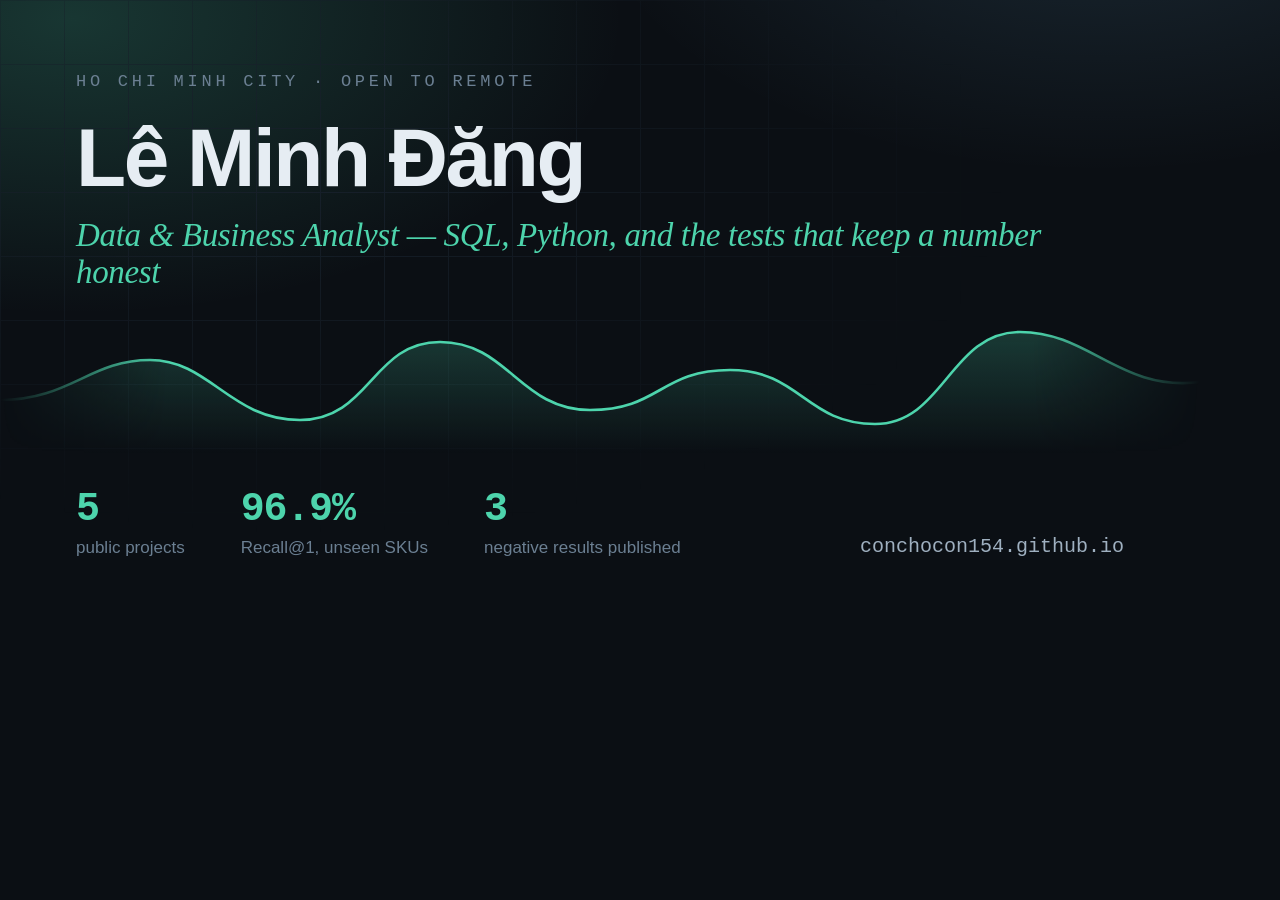
<file: tools/og-template.html>
<!DOCTYPE html>
<html>
<head>
<meta charset="utf-8">
<style>
  @page { size: 1200px 630px; margin: 0; }
  * { box-sizing: border-box; margin: 0; }
  body {
    width: 1200px; height: 630px; overflow: hidden;
    background: #0b0f14; color: #e6edf3; position: relative;
    font-family: -apple-system, "Helvetica Neue", Arial, sans-serif;
  }
  .grid {
    position: absolute; inset: 0;
    background-image:
      linear-gradient(#17202a 1px, transparent 1px),
      linear-gradient(90deg, #17202a 1px, transparent 1px);
    background-size: 64px 64px;
    -webkit-mask-image: radial-gradient(75% 70% at 25% 30%, #000, transparent 78%);
  }
  .glow {
    position: absolute; inset: -30% -10% auto -20%; height: 150%;
    background:
      radial-gradient(52% 46% at 20% 22%, rgba(77,212,172,.20), transparent 68%),
      radial-gradient(46% 42% at 86% 8%, rgba(127,209,255,.13), transparent 72%);
  }
  .in { position: relative; padding: 72px 76px; height: 100%; display: flex; flex-direction: column; }
  .eyebrow {
    font-family: ui-monospace, Menlo, monospace; font-size: 17px;
    letter-spacing: .22em; text-transform: uppercase; color: #6b7f92;
  }
  h1 { font-size: 82px; font-weight: 700; letter-spacing: -.03em; margin-top: 20px; }
  .role {
    font-family: "Iowan Old Style", Palatino, Georgia, serif; font-style: italic;
    font-size: 33px; color: #4dd4ac; margin-top: 12px; letter-spacing: -.01em;
  }
  .line { flex: 1; }
  .stats { display: flex; gap: 56px; align-items: flex-end; }
  .s b {
    display: block; font-family: ui-monospace, Menlo, monospace;
    font-size: 40px; font-weight: 700; color: #4dd4ac; letter-spacing: -.03em;
  }
  .s span { display: block; font-size: 17px; color: #6b7f92; margin-top: 6px; }
  .url {
    margin-left: auto; font-family: ui-monospace, Menlo, monospace;
    font-size: 20px; color: #9fb0c0;
  }
  svg.sig { position: absolute; left: 0; right: 0; bottom: 176px; width: 1200px; height: 150px; }
</style>
</head>
<body>
  <div class="glow"></div>
  <div class="grid"></div>

  <svg class="sig" viewBox="0 0 1200 150" preserveAspectRatio="none">
    <defs>
      <linearGradient id="f" x1="0" y1="0" x2="0" y2="1">
        <stop offset="0%" stop-color="#4dd4ac" stop-opacity=".22"/>
        <stop offset="100%" stop-color="#4dd4ac" stop-opacity="0"/>
      </linearGradient>
      <linearGradient id="m" x1="0" y1="0" x2="1" y2="0">
        <stop offset="0%" stop-color="#fff" stop-opacity="0"/>
        <stop offset="14%" stop-color="#fff" stop-opacity="1"/>
        <stop offset="86%" stop-color="#fff" stop-opacity="1"/>
        <stop offset="100%" stop-color="#fff" stop-opacity="0"/>
      </linearGradient>
      <mask id="mk"><rect width="1200" height="150" fill="url(#m)"/></mask>
    </defs>
    <g mask="url(#mk)">
      <path d="M0 96 C 70 96 90 56 150 56 S 230 116 300 116 S 372 38 440 38
               S 520 106 590 106 S 660 66 730 66 S 806 120 875 120 S 950 28 1020 28
               S 1120 88 1200 78 L1200 150 L0 150 Z" fill="url(#f)"/>
      <path d="M0 96 C 70 96 90 56 150 56 S 230 116 300 116 S 372 38 440 38
               S 520 106 590 106 S 660 66 730 66 S 806 120 875 120 S 950 28 1020 28
               S 1120 88 1200 78"
            fill="none" stroke="#4dd4ac" stroke-width="2.6" stroke-linecap="round"/>
    </g>
  </svg>

  <div class="in">
    <div class="eyebrow">Ho Chi Minh City · Open to remote</div>
    <h1>Lê Minh Đăng</h1>
    <div class="role">Data &amp; Business Analyst — SQL, Python, and the tests that keep a number honest</div>
    <div class="line"></div>
    <div class="stats">
      <div class="s"><b>5</b><span>public projects</span></div>
      <div class="s"><b>96.9%</b><span>Recall@1, unseen SKUs</span></div>
      <div class="s"><b>3</b><span>negative results published</span></div>
      <div class="url">conchocon154.github.io</div>
    </div>
  </div>
</body>
</html>
</file>
<file: assets/css/style.css>
/* ==========================================================================
   Lê Minh Đăng — portfolio
   Dark-first editorial layout. Light theme is a full token swap.
   ========================================================================== */

:root {
  --bg:        #0b0f14;
  --bg-raise:  #111821;
  --bg-sink:   #080b0f;
  --line:      #1e2a36;
  --line-soft: #17202a;
  --text:      #e6edf3;
  --text-dim:  #9fb0c0;
  --text-mute: #6b7f92;
  --accent:    #4dd4ac;
  --accent-dim:#1f6f5c;
  --warn:      #e8833a;
  --link:      #7fd1ff;

  --mono: ui-monospace, "SF Mono", "JetBrains Mono", Menlo, Consolas, monospace;
  --sans: ui-sans-serif, -apple-system, "Inter", "Segoe UI", Roboto, "Helvetica Neue", Arial, sans-serif;
  --serif: "Iowan Old Style", "Palatino Linotype", Palatino, Georgia, serif;

  --maxw: 1080px;
  --r: 14px;
}

html[data-theme="light"] {
  --bg:        #fbfaf7;
  --bg-raise:  #ffffff;
  --bg-sink:   #f2f1ec;
  --line:      #ddd9cf;
  --line-soft: #e9e6de;
  --text:      #16202a;
  --text-dim:  #4a5b6b;
  --text-mute: #7d8b98;
  --accent:    #10775f;
  --accent-dim:#a8ded0;
  --warn:      #b8531a;
  --link:      #0f6ea8;
}

* { box-sizing: border-box; }

html {
  scroll-behavior: smooth;
  /* anchors used to land underneath the sticky bar */
  scroll-padding-top: 74px;
}
@media (prefers-reduced-motion: reduce) { html { scroll-behavior: auto; } }

section, .hero { scroll-margin-top: 74px; }

body {
  margin: 0;
  background: var(--bg);
  color: var(--text);
  font-family: var(--sans);
  font-size: 16px;
  line-height: 1.65;
  -webkit-font-smoothing: antialiased;
  overflow-x: hidden;
  overscroll-behavior-y: none;
  text-rendering: optimizeLegibility;
}


/* ---------- shared ---------- */
.wrap { width: 100%; max-width: var(--maxw); margin: 0 auto; padding: 0 24px; }

a { color: var(--link); text-decoration-color: color-mix(in srgb, var(--link) 35%, transparent); text-underline-offset: 3px; }
a:hover { text-decoration-color: currentColor; }

:focus-visible {
  outline: 2px solid var(--accent);
  outline-offset: 3px;
  border-radius: 4px;
}

h1, h2, h3 { line-height: 1.2; letter-spacing: -0.02em; margin: 0; }

.eyebrow {
  font-family: var(--mono);
  font-size: 11px;
  letter-spacing: 0.18em;
  text-transform: uppercase;
  color: var(--text-mute);
}

.mono { font-family: var(--mono); }

/* ---------- icons ----------
   Every glyph is a <use> of the inline sprite and paints with currentColor,
   so an icon is always the exact colour of the text it sits next to. */
.ico {
  width: 16px; height: 16px; flex: none;
  color: inherit; vertical-align: -0.16em;
}
.ico-shift { transition: transform .18s ease; }
@media (prefers-reduced-motion: reduce) { .ico-shift { transition: none; } }

/* theme button shows the theme it switches TO */
html[data-theme="dark"]  .ico-moon { display: none; }
html[data-theme="light"] .ico-sun  { display: none; }

/* ==========================================================================
   Top bar
   ========================================================================== */
.topbar {
  position: sticky; top: 0; z-index: 50;
  background: color-mix(in srgb, var(--bg) 80%, transparent);
  backdrop-filter: blur(16px) saturate(140%);
  -webkit-backdrop-filter: blur(16px) saturate(140%);
  border-bottom: 1px solid transparent;
  transition: border-color .25s ease, background-color .25s ease;
}
/* once the page has moved, the bar earns its edge */
.topbar.stuck { border-bottom-color: var(--line-soft); }

/* read-progress rail along the bottom of the bar */
.progress {
  position: absolute; left: 0; right: 0; bottom: -1px; height: 2px;
  transform: scaleX(var(--p, 0)); transform-origin: 0 50%;
  background: linear-gradient(90deg,
    color-mix(in srgb, var(--accent) 40%, transparent), var(--accent));
  will-change: transform;
}

.topbar-in {
  max-width: var(--maxw); margin: 0 auto;
  padding: 14px 24px;
  display: flex; align-items: center; gap: 18px;
  transition: padding .25s ease;
}
.topbar.stuck .topbar-in { padding: 9px 24px; }
.brand {
  font-family: var(--mono); font-size: 13px; font-weight: 600;
  color: var(--text); text-decoration: none; letter-spacing: -0.01em;
}
.brand .dot { color: var(--accent); }

.navlinks { display: flex; gap: 20px; margin-left: auto; }
.navlinks a {
  font-size: 13px; color: var(--text-dim); text-decoration: none;
  padding: 4px 0; border-bottom: 1px solid transparent;
}
.navlinks a:hover { color: var(--text); border-bottom-color: var(--accent); }

.toggles { display: flex; gap: 6px; margin-left: 18px; }
.tg {
  display: inline-flex; align-items: center; gap: 6px;
  font-family: var(--mono); font-size: 11px; font-weight: 600;
  background: var(--bg-raise); color: var(--text-dim);
  border: 1px solid var(--line); border-radius: 999px;
  padding: 5px 11px; cursor: pointer; line-height: 1;
  transition: color .15s, border-color .15s;
}
/* the language control is an <a> between /  and  /vi/, so it needs the
   anchor underline turned off to keep reading as a button */
.tg { text-decoration: none; }
.tg .ico { width: 13px; height: 13px; vertical-align: 0; opacity: .85; }
.tg:hover .ico { opacity: 1; }
.tg-icon { padding: 5px 9px; }
.tg:hover { color: var(--text); border-color: var(--accent); }

@media (max-width: 760px) { .navlinks { display: none; } .toggles { margin-left: auto; } }

/* ==========================================================================
   Hero
   ========================================================================== */
.hero { position: relative; padding: 96px 0 72px; overflow: hidden; }

/* soft grid + glow behind the hero */
.hero::before {
  content: ""; position: absolute; inset: -40% -10% auto -10%; height: 130%;
  background:
    radial-gradient(60% 50% at 22% 18%, color-mix(in srgb, var(--accent) 13%, transparent) 0%, transparent 68%),
    radial-gradient(50% 45% at 82% 8%, color-mix(in srgb, var(--link) 10%, transparent) 0%, transparent 70%);
  pointer-events: none;
}
.hero::after {
  content: ""; position: absolute; inset: 0;
  background-image:
    linear-gradient(var(--line-soft) 1px, transparent 1px),
    linear-gradient(90deg, var(--line-soft) 1px, transparent 1px);
  background-size: 56px 56px;
  mask-image: radial-gradient(70% 60% at 30% 30%, #000 0%, transparent 75%);
  -webkit-mask-image: radial-gradient(70% 60% at 30% 30%, #000 0%, transparent 75%);
  opacity: .6; pointer-events: none;
}
.hero .wrap { position: relative; z-index: 1; }

.hero h1 {
  font-size: clamp(38px, 7vw, 68px);
  font-weight: 700; margin: 14px 0 0;
}
.hero .role {
  font-family: var(--serif); font-style: italic;
  font-size: clamp(19px, 2.6vw, 27px);
  color: var(--accent); margin: 8px 0 0; line-height: 1.35;
}
.hero .pitch {
  max-width: 60ch; margin: 22px 0 0;
  font-size: 17px; color: var(--text-dim);
}
.hero .pitch strong { color: var(--text); font-weight: 600; }

.cta { display: flex; flex-wrap: wrap; gap: 10px; margin-top: 30px; }
.btn {
  display: inline-flex; align-items: center; gap: 8px;
  font-size: 14px; font-weight: 600; text-decoration: none;
  padding: 10px 18px; border-radius: 999px;
  border: 1px solid var(--line); color: var(--text); background: var(--bg-raise);
  transition: border-color .15s, transform .15s;
}
.btn:hover { border-color: var(--accent); transform: translateY(-1px); }
.btn:hover .ico-shift { transform: translateX(3px); }
.btn-primary { background: var(--accent); color: #05130f; border-color: var(--accent); }
html[data-theme="light"] .btn-primary { color: #ffffff; }
.btn-primary:hover { border-color: var(--accent); }

/* ---------- hero signal ----------
   Decorative only: it draws itself once, then a single point traces it. */
.signal { margin-top: 40px; height: 118px; }
.signal svg { display: block; width: 100%; height: 118px; }

.sig-line {
  stroke-dasharray: 2400;
  stroke-dashoffset: 2400;
  animation: sig-draw 2.4s cubic-bezier(.22, .61, .36, 1) .25s forwards;
}
.sig-area { opacity: 0; animation: sig-fill 1.6s ease 1.5s forwards; }
.sig-dot  { opacity: 0; animation: sig-fill 1.2s ease 2.4s forwards; }

@keyframes sig-draw { to { stroke-dashoffset: 0; } }
@keyframes sig-fill { to { opacity: 1; } }

@media (prefers-reduced-motion: reduce) {
  .sig-line { stroke-dashoffset: 0; animation: none; }
  .sig-area, .sig-dot { opacity: 1; animation: none; }
  .sig-dot animateMotion { display: none; }
}
@media (max-width: 720px) { .signal { height: 84px; margin-top: 32px; } .signal svg { height: 84px; } }

/* stat strip */
.stats {
  display: grid; grid-template-columns: repeat(4, 1fr);
  gap: 1px; background: var(--line-soft);
  border: 1px solid var(--line-soft); border-radius: var(--r);
  margin-top: 30px; overflow: hidden;
}
.stat { background: var(--bg); padding: 18px 20px; }
.stat b {
  display: block; font-family: var(--mono);
  font-size: clamp(20px, 3vw, 27px); font-weight: 700;
  color: var(--accent); letter-spacing: -0.03em;
}
.stat span { display: block; font-size: 12.5px; color: var(--text-mute); margin-top: 3px; line-height: 1.4; }
@media (max-width: 720px) { .stats { grid-template-columns: repeat(2, 1fr); } }

/* ==========================================================================
   Sections
   ========================================================================== */
section { padding: 76px 0; border-top: 1px solid var(--line-soft); }
.sec-head { margin-bottom: 34px; }
.sec-head h2 { font-size: clamp(26px, 4vw, 36px); margin-top: 8px; }
.sec-head p { color: var(--text-dim); max-width: 62ch; margin: 12px 0 0; }

/* ---------- profile card ---------- */
#profile { padding-top: 62px; padding-bottom: 62px; }

.profile-card {
  border: 1px solid var(--line); border-radius: var(--r);
  background:
    linear-gradient(180deg, color-mix(in srgb, var(--accent) 5%, transparent) 0%, transparent 42%),
    var(--bg-raise);
  padding: 26px 28px 22px; position: relative;
}
.profile-card::before {
  content: ""; position: absolute; inset: 0 0 auto 0; height: 1px;
  background: linear-gradient(90deg, transparent,
    color-mix(in srgb, var(--accent) 55%, transparent), transparent);
}
.profile-lede {
  margin: 12px 0 0; font-size: 16px; color: var(--text-dim); max-width: 78ch;
}
.profile-lede strong { color: var(--text); font-weight: 600; }

.facts {
  margin: 22px 0 0; display: grid; gap: 1px;
  grid-template-columns: repeat(2, 1fr);
  background: var(--line-soft);
  border: 1px solid var(--line-soft); border-radius: 10px; overflow: hidden;
}
.facts > div { background: var(--bg-raise); padding: 12px 16px; }
.facts dt {
  font-family: var(--mono); font-size: 10.5px; letter-spacing: .12em;
  text-transform: uppercase; color: var(--text-mute);
}
.facts dd { margin: 4px 0 0; font-size: 14px; color: var(--text); line-height: 1.5; }
@media (max-width: 720px) { .facts { grid-template-columns: 1fr; } }

/* ---------- approach cards ---------- */
.approach { display: grid; grid-template-columns: repeat(3, 1fr); gap: 18px; }
.appr {
  background: var(--bg-raise); border: 1px solid var(--line);
  border-radius: var(--r); padding: 22px;
}
.appr h3 { font-size: 16px; margin-bottom: 8px; }
.appr p { margin: 0; font-size: 14.5px; color: var(--text-dim); }
.appr .num {
  font-family: var(--mono); font-size: 12px; color: var(--accent);
  display: block; margin-bottom: 12px;
}
.appr .num .ico { width: 15px; height: 15px; vertical-align: 0; }
@media (max-width: 800px) { .approach { grid-template-columns: 1fr; } }

/* ==========================================================================
   Project case studies
   ========================================================================== */
.proj {
  border: 1px solid var(--line); border-radius: var(--r);
  background: var(--bg-raise); overflow: hidden; margin-bottom: 22px;
}
.proj-head {
  display: grid; grid-template-columns: 1fr auto; gap: 18px;
  padding: 24px 26px; align-items: start;
}
.proj-head h3 { font-size: clamp(19px, 2.6vw, 24px); }
.proj-head .kicker { font-family: var(--mono); font-size: 11px; letter-spacing: .14em; text-transform: uppercase; color: var(--accent); }
.proj-head .lede { color: var(--text-dim); font-size: 15px; margin: 10px 0 0; max-width: 66ch; }

.tags { display: flex; flex-wrap: wrap; gap: 6px; margin-top: 14px; }
.tag {
  font-family: var(--mono); font-size: 11px; color: var(--text-mute);
  border: 1px solid var(--line); border-radius: 6px; padding: 3px 8px;
  background: var(--bg-sink);
}

.proj-links { display: flex; flex-direction: column; gap: 8px; align-items: flex-end; }
.proj-links a {
  display: inline-flex; align-items: center; gap: 7px;
  font-size: 13px; white-space: nowrap;
}
.proj-links .ico { width: 14px; height: 14px; vertical-align: 0; opacity: .85; }
.proj-links a:hover .ico { opacity: 1; }
@media (max-width: 720px) {
  .proj-head { grid-template-columns: 1fr; }
  .proj-links { flex-direction: row; align-items: center; flex-wrap: wrap; }
}

/* headline result band */
.result-band {
  display: grid; grid-template-columns: repeat(3, 1fr);
  gap: 1px; background: var(--line-soft);
  border-top: 1px solid var(--line-soft); border-bottom: 1px solid var(--line-soft);
}
.result-band div { background: var(--bg-sink); padding: 14px 20px; }
.result-band b {
  display: block; font-family: var(--mono); font-size: 19px;
  color: var(--text); letter-spacing: -.02em;
}
.result-band span { display: block; font-size: 12px; color: var(--text-mute); margin-top: 2px; }
@media (max-width: 640px) { .result-band { grid-template-columns: 1fr; } }

/* expandable body */
.proj details { border: 0; }
.proj summary {
  list-style: none; cursor: pointer; user-select: none;
  padding: 14px 26px; font-size: 13.5px; font-weight: 600;
  color: var(--text-dim); display: flex; align-items: center; gap: 9px;
}
.proj summary::-webkit-details-marker { display: none; }
.proj summary:hover { color: var(--text); }
.proj summary .chev {
  display: inline-block; transition: transform .18s; color: var(--accent);
  font-family: var(--mono);
}
.proj details[open] summary .chev { transform: rotate(90deg); }

.proj-body { padding: 4px 26px 28px; }
.proj-body h4 {
  font-size: 14px; margin: 26px 0 8px; color: var(--text);
  font-family: var(--mono); font-weight: 600; letter-spacing: -.01em;
}
.proj-body h4:first-child { margin-top: 6px; }
.proj-body p { margin: 0 0 12px; color: var(--text-dim); font-size: 15px; max-width: 74ch; }
.proj-body strong { color: var(--text); }

/* Charts are inline SVG painted from CSS variables, so the frame is a quiet
   surface rather than the white plate a bitmap needed. */
.figure {
  margin: 18px 0 6px;
  background:
    linear-gradient(180deg,
      color-mix(in srgb, var(--accent) 4%, transparent) 0%,
      transparent 55%),
    var(--bg-sink);
  border: 1px solid var(--line-soft); border-radius: 12px;
  padding: 16px 18px 12px; overflow: hidden;
  position: relative;
}
/* hairline of accent along the top edge — the one "instrument panel" cue */
.figure::before {
  content: ""; position: absolute; inset: 0 0 auto 0; height: 1px;
  background: linear-gradient(90deg, transparent, color-mix(in srgb, var(--accent) 55%, transparent), transparent);
}
.figure svg { display: block; width: 100%; height: auto; overflow: visible; }
.figcap { font-size: 12.5px; color: var(--text-mute); margin: 9px 2px 0; line-height: 1.5; }

.figrow { display: grid; grid-template-columns: 1fr 1fr; gap: 16px; }
@media (max-width: 760px) { .figrow { grid-template-columns: 1fr; } }

/* honest-note callout */
.note {
  border-left: 3px solid var(--warn);
  background: color-mix(in srgb, var(--warn) 7%, transparent);
  padding: 12px 16px; border-radius: 0 8px 8px 0; margin: 16px 0;
}
.note p { margin: 0; color: var(--text-dim); font-size: 14.5px; }
.note b { color: var(--warn); }

/* data tables */
.tbl-scroll { overflow-x: auto; margin: 14px 0 4px; }
table { border-collapse: collapse; width: 100%; font-size: 13.5px; min-width: 460px; }
th, td { text-align: left; padding: 8px 12px; border-bottom: 1px solid var(--line-soft); }
th { font-family: var(--mono); font-size: 11px; text-transform: uppercase; letter-spacing: .08em; color: var(--text-mute); font-weight: 600; }
td { color: var(--text-dim); }
tr.hi td { color: var(--text); font-weight: 600; background: color-mix(in srgb, var(--accent) 8%, transparent); }
td.num, th.num { font-family: var(--mono); text-align: right; }

/* ==========================================================================
   Skills
   ========================================================================== */
.skills { display: grid; grid-template-columns: repeat(3, 1fr); gap: 18px; }
.skillcard {
  border: 1px solid var(--line); border-radius: var(--r);
  background: var(--bg-raise); padding: 20px 22px;
}
.skillcard h3 { font-size: 13px; font-family: var(--mono); color: var(--accent); letter-spacing: .08em; text-transform: uppercase; margin-bottom: 12px; }
.chips { display: flex; flex-wrap: wrap; gap: 7px; }
.chip {
  font-size: 13px; padding: 4px 10px; border-radius: 7px;
  background: var(--bg-sink); border: 1px solid var(--line-soft); color: var(--text-dim);
}
@media (max-width: 820px) { .skills { grid-template-columns: 1fr; } }

/* ==========================================================================
   Timeline
   ========================================================================== */
.tl { position: relative; padding-left: 26px; }
.tl::before {
  content: ""; position: absolute; left: 5px; top: 6px; bottom: 6px;
  width: 1px; background: var(--line);
}
.tl-item { position: relative; padding-bottom: 26px; }
.tl-item::before {
  content: ""; position: absolute; left: -25px; top: 7px;
  width: 11px; height: 11px; border-radius: 50%;
  background: var(--bg); border: 2px solid var(--accent);
}
.tl-item .when { font-family: var(--mono); font-size: 12px; color: var(--text-mute); }
.tl-item h3 { font-size: 16px; margin: 3px 0 4px; }
.tl-item .where { color: var(--accent); font-size: 14px; }
.tl-item p { margin: 6px 0 0; color: var(--text-dim); font-size: 14.5px; max-width: 70ch; }

.two-col { display: grid; grid-template-columns: 1.15fr 1fr; gap: 46px; }
@media (max-width: 860px) { .two-col { grid-template-columns: 1fr; gap: 34px; } }

/* ==========================================================================
   Contact + footer
   ========================================================================== */
#contact .wrap { text-align: center; }
#contact h2 { font-size: clamp(28px, 5vw, 42px); }
#contact p { color: var(--text-dim); max-width: 52ch; margin: 14px auto 0; }
.contact-row { display: flex; justify-content: center; flex-wrap: wrap; gap: 10px; margin-top: 28px; }

footer {
  border-top: 1px solid var(--line-soft); padding: 26px 0 34px;
  font-size: 13px; color: var(--text-mute);
}
footer .wrap { display: flex; justify-content: space-between; gap: 14px; flex-wrap: wrap; }

.handles {
  margin: 16px 0 0; font-size: 13px; color: var(--text-mute);
}

/* ==========================================================================
   Entrance animation
   ========================================================================== */
.reveal { opacity: 0; transform: translateY(18px); will-change: opacity, transform; }
.reveal.in {
  opacity: 1; transform: none;
  transition: opacity .7s cubic-bezier(.22, .61, .36, 1),
              transform .7s cubic-bezier(.22, .61, .36, 1);
}
.reveal.in { will-change: auto; }
@media (prefers-reduced-motion: reduce) {
  .reveal { opacity: 1; transform: none; }
  .reveal.in { transition: none; }
}
</file>
